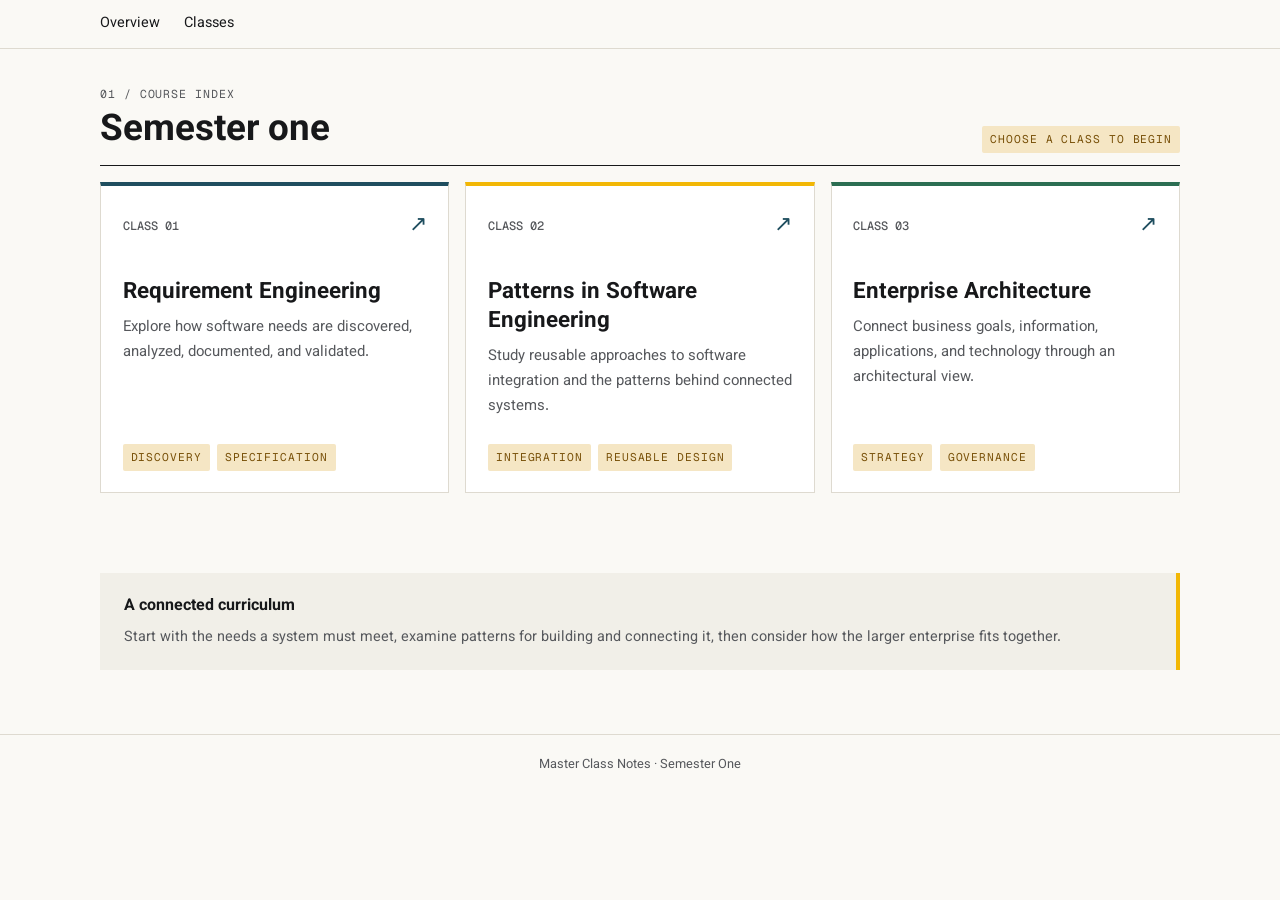
<file: index.html>
<!DOCTYPE html>
<html lang="en">
<head>
  <meta charset="UTF-8">
  <meta name="viewport" content="width=device-width, initial-scale=1.0">
  <meta name="theme-color" content="#faf9f5">
  <title>Master Class Notes — Semester One</title>
  <link rel="preconnect" href="https://fonts.googleapis.com">
  <link rel="preconnect" href="https://fonts.gstatic.com" crossorigin>
  <link href="https://fonts.googleapis.com/css2?family=Geist+Mono:wght@400;500;600&family=Vazirmatn:wght@400;500;600;700;800&display=swap" rel="stylesheet">
  <style>
    :root {
      color-scheme: light;
      --background: #faf9f5;
      --surface-container-low: #fff;
      --surface-container: #f1efe8;
      --surface-container-high: #e6e2d6;
      --on-surface: #17181a;
      --on-surface-variant: #56585c;
      --outline: #17181a;
      --outline-variant: #dedad0;
      --primary: #17181a;
      --on-primary: #faf9f5;
      --primary-container: #f2b705;
      --on-primary-container: #17181a;
      --secondary: #1f4e5f;
      --tertiary: #785008;
      --font-body: 'Vazirmatn', 'Helvetica Neue', sans-serif;
      --font-mono: 'Geist Mono', monospace;
      --section-rule: 1.5px solid var(--outline);
      --card-border: 1px solid var(--outline-variant);
      --rounded: .3rem;
    }
    *, *::before, *::after { box-sizing: border-box; }
    html { scroll-behavior: smooth; }
    body {
      margin: 0;
      background: var(--background);
      color: var(--on-surface);
      font-family: var(--font-body);
      line-height: 1.7;
    }
    a { color: inherit; }
    .toc-strip {
      position: sticky; top: 0; z-index: 2;
      display: flex; gap: 1.5rem; align-items: center;
      padding: .75rem max(1.25rem, calc((100vw - 1080px) / 2));
      background: rgb(250 249 245 / 94%);
      border-bottom: 1px solid var(--outline-variant);
      backdrop-filter: blur(12px);
      overflow-x: auto;
    }
    .toc-link { text-decoration: none; white-space: nowrap; font-size: .9rem; }
    .toc-link:hover { color: var(--secondary); text-decoration: underline; text-underline-offset: 4px; }
    main { width: min(1080px, calc(100% - 2.5rem)); margin: 0 auto; }
    .hero { padding: clamp(3.5rem, 9vw, 7rem) 0 3rem; }
    .eyebrow, .tag-chip, .dossier-pill, .section-index {
      font-family: var(--font-mono); text-transform: uppercase; letter-spacing: .08em;
    }
    .eyebrow { font-size: .75rem; color: var(--secondary); font-weight: 600; }
    h1 { max-width: 760px; margin: .65rem 0 1rem; font-size: clamp(2.5rem, 7vw, 5.5rem); line-height: 1.05; letter-spacing: -.055em; }
    .hero-copy { max-width: 620px; color: var(--on-surface-variant); font-size: 1.1rem; }
    .dossier-pill, .tag-chip { display: inline-flex; align-items: center; border-radius: 2px; font-size: .7rem; }
    .dossier-pill { padding: .35rem .55rem; background: var(--primary); color: var(--on-primary); }
    .tag-chip { padding: .25rem .5rem; background: #f5e6c4; color: var(--tertiary); }
    .overview { display: grid; grid-template-columns: repeat(3, 1fr); gap: .75rem; margin: 1.75rem 0 0; }
    .kpi-card { padding: 1rem 1.1rem; background: var(--surface-container); border-left: 3px solid var(--primary-container); }
    .kpi-value { font-family: var(--font-mono); font-size: 1.7rem; font-weight: 600; }
    .kpi-label { font-size: .8rem; color: var(--on-surface-variant); }
    .section-heading { display: flex; align-items: end; justify-content: space-between; gap: 1rem; margin: 2rem 0 1rem; padding-bottom: .75rem; border-bottom: var(--section-rule); }
    h2 { margin: 0; font-size: clamp(1.6rem, 4vw, 2.3rem); line-height: 1.2; }
    .section-index { font-size: .72rem; color: var(--on-surface-variant); }
    .class-grid { display: grid; grid-template-columns: repeat(3, 1fr); gap: 1rem; padding-bottom: 5rem; }
    .class-card { display: flex; flex-direction: column; min-height: 270px; padding: 1.35rem; background: var(--surface-container-low); border: var(--card-border); border-top: 4px solid var(--secondary); text-decoration: none; transition: transform 160ms ease, box-shadow 160ms ease; }
    .class-card:nth-child(2) { border-top-color: var(--primary-container); }
    .class-card:nth-child(3) { border-top-color: #2b6e52; }
    .class-card:hover, .class-card:focus-visible { transform: translateY(-4px); box-shadow: 0 10px 28px rgb(23 24 26 / 9%); outline: none; }
    .card-top { display: flex; justify-content: space-between; align-items: center; }
    .card-number { color: var(--on-surface-variant); font: 500 .75rem var(--font-mono); }
    .arrow { color: var(--secondary); font-size: 1.4rem; }
    .class-card h3 { margin: 2rem 0 .5rem; font-size: 1.4rem; line-height: 1.3; }
    .class-card p { margin: 0 0 1.5rem; color: var(--on-surface-variant); font-size: .93rem; }
    .card-footer { display: flex; gap: .45rem; flex-wrap: wrap; margin-top: auto; }
    .payload-box { margin: 0 0 4rem; padding: 1.25rem 1.5rem; background: var(--surface-container); border-right: 4px solid var(--primary-container); }
    .payload-box h3 { margin: 0 0 .35rem; font-size: 1rem; }
    .payload-box p { margin: 0; color: var(--on-surface-variant); font-size: .9rem; }
    footer { padding: 1.25rem; border-top: 1px solid var(--outline-variant); color: var(--on-surface-variant); text-align: center; font-size: .8rem; }
    @media (max-width: 760px) {
      .overview, .class-grid { grid-template-columns: 1fr; }
      .kpi-card { display: flex; align-items: baseline; gap: .8rem; }
      .class-card { min-height: 220px; }
      .toc-strip { gap: 1rem; }
    }
    @media (prefers-reduced-motion: reduce) { *, *::before, *::after { scroll-behavior: auto !important; transition: none !important; } }
  </style>
</head>
<body>
  <nav class="toc-strip" aria-label="Semester navigation">
    <a class="toc-link" href="#overview">Overview</a>
    <a class="toc-link" href="#classes">Classes</a>
  </nav>
  <main>
    <section id="classes" aria-labelledby="classes-title">
      <div class="section-heading">
        <div><span class="section-index">01 / COURSE INDEX</span><h2 id="classes-title">Semester one</h2></div>
        <span class="tag-chip">Choose a class to begin</span>
      </div>
      <div class="class-grid">
        <a class="class-card" href="semesters/01/Requirement%20Engineering/index.html">
          <div class="card-top"><span class="card-number">CLASS 01</span><span class="arrow" aria-hidden="true">↗</span></div>
          <h3>Requirement Engineering</h3>
          <p>Explore how software needs are discovered, analyzed, documented, and validated.</p>
          <div class="card-footer"><span class="tag-chip">Discovery</span><span class="tag-chip">Specification</span></div>
        </a>
        <a class="class-card" href="semesters/01/Patterns%20in%20Software%20Engineering/index.html">
          <div class="card-top"><span class="card-number">CLASS 02</span><span class="arrow" aria-hidden="true">↗</span></div>
          <h3>Patterns in Software Engineering</h3>
          <p>Study reusable approaches to software integration and the patterns behind connected systems.</p>
          <div class="card-footer"><span class="tag-chip">Integration</span><span class="tag-chip">Reusable design</span></div>
        </a>
        <a class="class-card" href="semesters/01/Enterprise%20Architecture/index.html">
          <div class="card-top"><span class="card-number">CLASS 03</span><span class="arrow" aria-hidden="true">↗</span></div>
          <h3>Enterprise Architecture</h3>
          <p>Connect business goals, information, applications, and technology through an architectural view.</p>
          <div class="card-footer"><span class="tag-chip">Strategy</span><span class="tag-chip">Governance</span></div>
        </a>
      </div>
    </section>

    <aside class="payload-box" id="study-note">
      <h3>A connected curriculum</h3>
      <p>Start with the needs a system must meet, examine patterns for building and connecting it, then consider how the larger enterprise fits together.</p>
    </aside>
  </main>
  <footer>Master Class Notes · Semester One</footer>
</body>
</html>
</file>
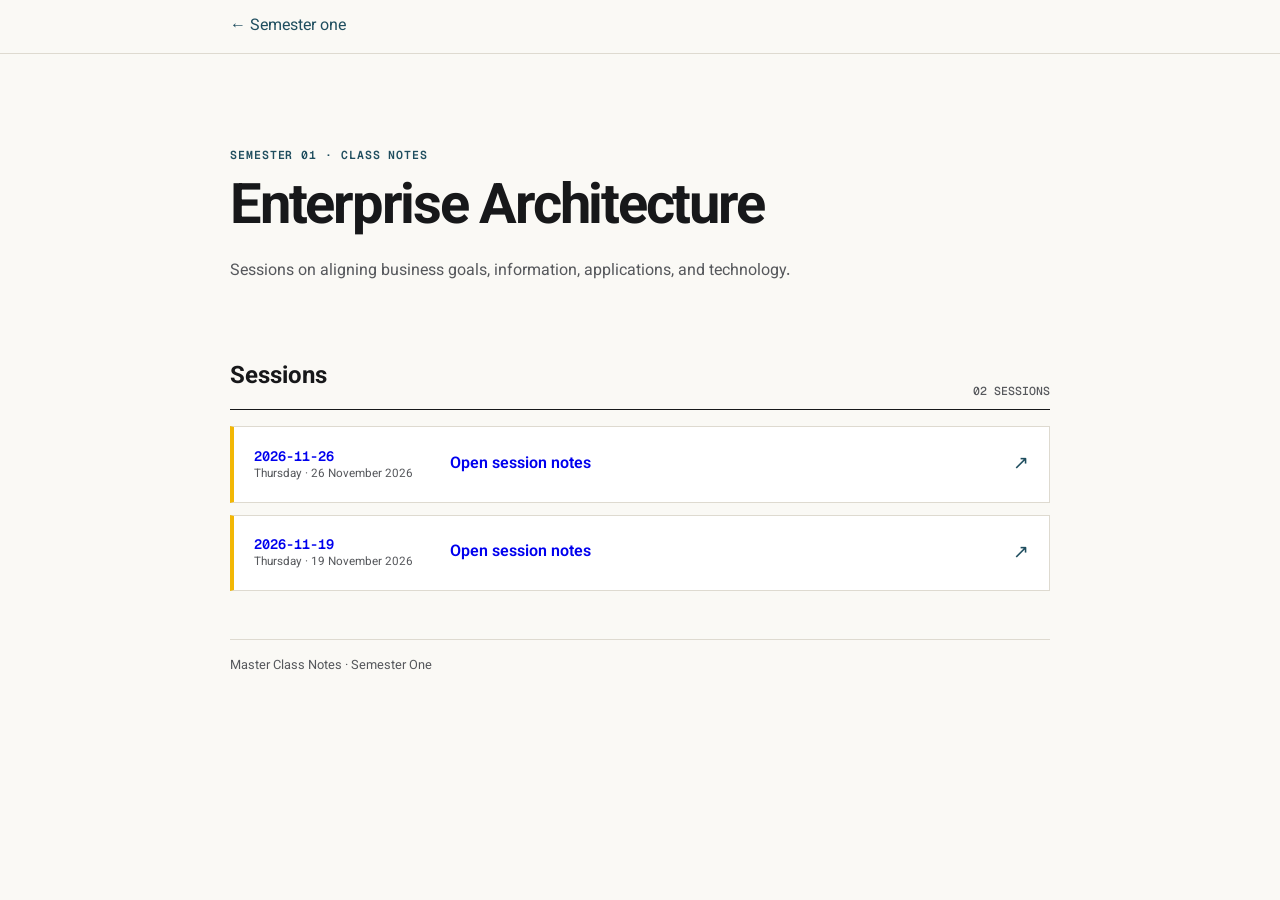
<file: semesters/01/Enterprise Architecture/index.html>
<!DOCTYPE html>
<html lang="en">
<head>
  <meta charset="UTF-8">
  <meta name="viewport" content="width=device-width, initial-scale=1.0">
  <meta name="theme-color" content="#faf9f5">
  <title>Enterprise Architecture — Sessions</title>
  <link rel="preconnect" href="https://fonts.googleapis.com">
  <link rel="preconnect" href="https://fonts.gstatic.com" crossorigin>
  <link href="https://fonts.googleapis.com/css2?family=Geist+Mono:wght@400;500;600&family=Vazirmatn:wght@400;500;600;700&display=swap" rel="stylesheet">
  <style>
    :root { color-scheme: light; --background:#faf9f5; --surface:#fff; --paper:#f1efe8; --ink:#17181a; --muted:#56585c; --line:#dedad0; --gold:#f2b705; --teal:#1f4e5f; --mono:'Geist Mono',monospace; --body:'Vazirmatn','Helvetica Neue',sans-serif; }
    * { box-sizing:border-box; }
    body { margin:0; background:var(--background); color:var(--ink); font-family:var(--body); line-height:1.7; }
    nav { padding:.8rem max(1.25rem,calc((100vw - 820px)/2)); border-bottom:1px solid var(--line); }
    nav a { color:var(--teal); text-decoration:none; }
    main { width:min(820px,calc(100% - 2.5rem)); margin:0 auto; }
    header { padding:clamp(3rem,8vw,5.5rem) 0 2rem; }
    .eyebrow { color:var(--teal); font:600 .72rem var(--mono); letter-spacing:.08em; text-transform:uppercase; }
    h1 { margin:.55rem 0 .5rem; font-size:clamp(2rem,6vw,3.5rem); line-height:1.15; letter-spacing:-.04em; }
    header p { max-width:620px; color:var(--muted); }
    .heading { display:flex; justify-content:space-between; align-items:end; gap:1rem; margin:1.5rem 0 1rem; padding-bottom:.7rem; border-bottom:1.5px solid var(--ink); }
    h2 { margin:0; font-size:1.5rem; }
    .count { color:var(--muted); font:500 .72rem var(--mono); }
    .session { display:grid; grid-template-columns:minmax(125px, .65fr) 2fr auto; align-items:center; gap:1.25rem; padding:1.2rem 1.25rem; background:var(--surface); border:1px solid var(--line); border-left:4px solid var(--gold); text-decoration:none; transition:transform 150ms ease,box-shadow 150ms ease; }
    .session + .session { margin-top:.75rem; }
    .session:hover,.session:focus-visible { transform:translateY(-2px); box-shadow:0 8px 22px rgb(23 24 26 / 8%); outline:none; }
    .date { font:600 .85rem var(--mono); }
    .day { display:block; color:var(--muted); font:400 .73rem var(--body); }
    .session-title { font-weight:600; }
    .open { color:var(--teal); font-size:1.2rem; }
    footer { margin-top:3rem; padding:1rem 0 2rem; border-top:1px solid var(--line); color:var(--muted); font-size:.8rem; }
    @media(max-width:560px) { .session { grid-template-columns:1fr auto; gap:.25rem 1rem; } .session-title { grid-column:1; grid-row:2; } .open { grid-column:2; grid-row:1 / span 2; } }
    @media(prefers-reduced-motion:reduce) { *,*::before,*::after { transition:none!important; } }
  </style>
</head>
<body>
  <nav><a href="../../../index.html">← Semester one</a></nav>
  <main>
    <header>
      <span class="eyebrow">Semester 01 · Class notes</span>
      <h1>Enterprise Architecture</h1>
      <p>Sessions on aligning business goals, information, applications, and technology.</p>
    </header>
    <section aria-labelledby="sessions-title">
      <div class="heading"><h2 id="sessions-title">Sessions</h2><span class="count">02 SESSIONS</span></div>
      <a class="session" href="2026-11-26.html">
        <span class="date">2026-11-26<span class="day">Thursday · 26 November 2026</span></span>
        <span class="session-title">Open session notes</span>
        <span class="open" aria-hidden="true">↗</span>
      </a>
      <a class="session" href="2026-11-19.html">
        <span class="date">2026-11-19<span class="day">Thursday · 19 November 2026</span></span>
        <span class="session-title">Open session notes</span>
        <span class="open" aria-hidden="true">↗</span>
      </a>
    </section>
    <footer>Master Class Notes · Semester One</footer>
  </main>
</body>
</html>
</file>
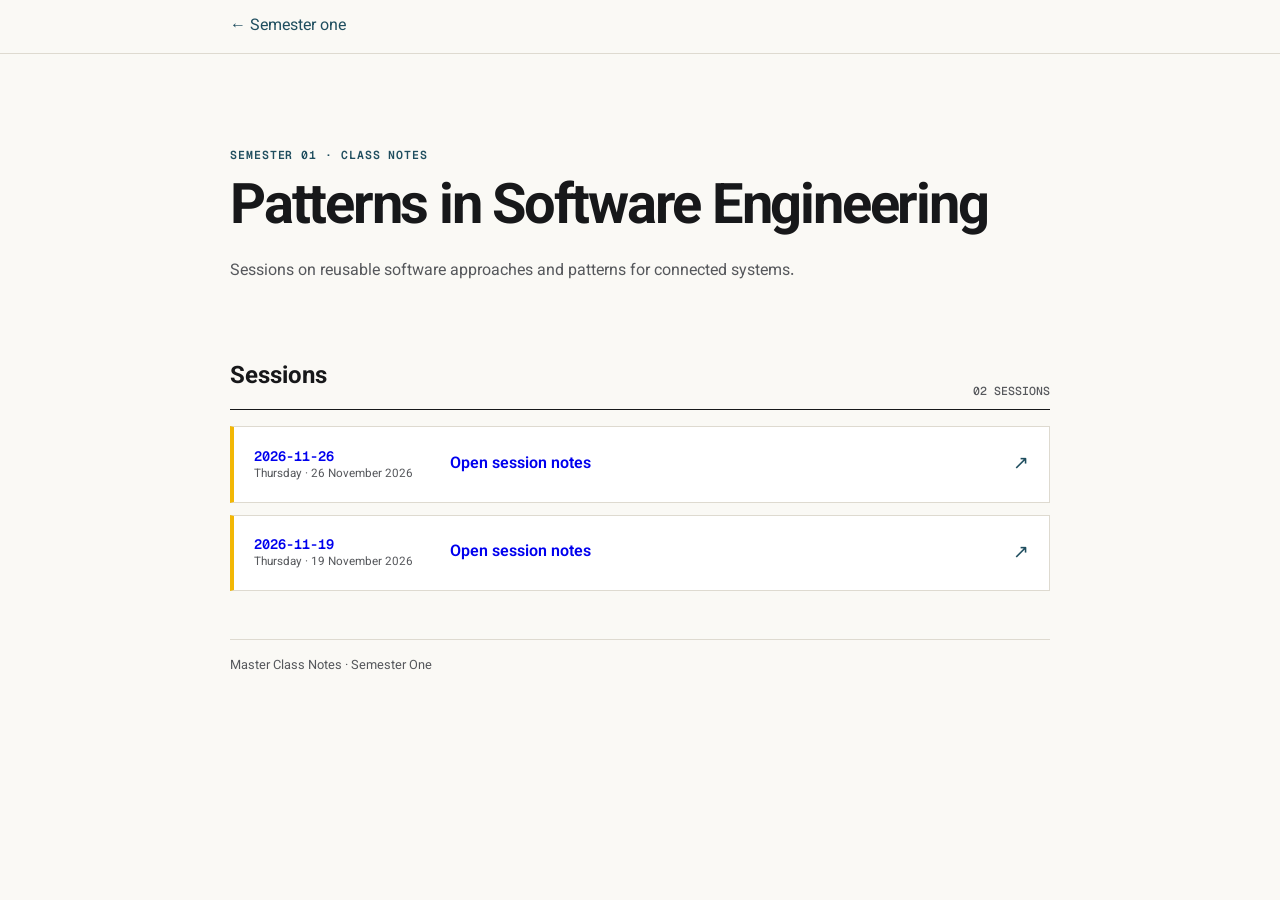
<file: semesters/01/Patterns in Software Engineering/index.html>
<!DOCTYPE html>
<html lang="en">
<head>
  <meta charset="UTF-8">
  <meta name="viewport" content="width=device-width, initial-scale=1.0">
  <meta name="theme-color" content="#faf9f5">
  <title>Patterns in Software Engineering — Sessions</title>
  <link rel="preconnect" href="https://fonts.googleapis.com">
  <link rel="preconnect" href="https://fonts.gstatic.com" crossorigin>
  <link href="https://fonts.googleapis.com/css2?family=Geist+Mono:wght@400;500;600&family=Vazirmatn:wght@400;500;600;700&display=swap" rel="stylesheet">
  <style>
    :root { color-scheme: light; --background:#faf9f5; --surface:#fff; --paper:#f1efe8; --ink:#17181a; --muted:#56585c; --line:#dedad0; --gold:#f2b705; --teal:#1f4e5f; --mono:'Geist Mono',monospace; --body:'Vazirmatn','Helvetica Neue',sans-serif; }
    * { box-sizing:border-box; }
    body { margin:0; background:var(--background); color:var(--ink); font-family:var(--body); line-height:1.7; }
    nav { padding:.8rem max(1.25rem,calc((100vw - 820px)/2)); border-bottom:1px solid var(--line); }
    nav a { color:var(--teal); text-decoration:none; }
    main { width:min(820px,calc(100% - 2.5rem)); margin:0 auto; }
    header { padding:clamp(3rem,8vw,5.5rem) 0 2rem; }
    .eyebrow { color:var(--teal); font:600 .72rem var(--mono); letter-spacing:.08em; text-transform:uppercase; }
    h1 { margin:.55rem 0 .5rem; font-size:clamp(2rem,6vw,3.5rem); line-height:1.15; letter-spacing:-.04em; }
    header p { max-width:620px; color:var(--muted); }
    .heading { display:flex; justify-content:space-between; align-items:end; gap:1rem; margin:1.5rem 0 1rem; padding-bottom:.7rem; border-bottom:1.5px solid var(--ink); }
    h2 { margin:0; font-size:1.5rem; }
    .count { color:var(--muted); font:500 .72rem var(--mono); }
    .session { display:grid; grid-template-columns:minmax(125px, .65fr) 2fr auto; align-items:center; gap:1.25rem; padding:1.2rem 1.25rem; background:var(--surface); border:1px solid var(--line); border-left:4px solid var(--gold); text-decoration:none; transition:transform 150ms ease,box-shadow 150ms ease; }
    .session + .session { margin-top:.75rem; }
    .session:hover,.session:focus-visible { transform:translateY(-2px); box-shadow:0 8px 22px rgb(23 24 26 / 8%); outline:none; }
    .date { font:600 .85rem var(--mono); }
    .day { display:block; color:var(--muted); font:400 .73rem var(--body); }
    .session-title { font-weight:600; }
    .open { color:var(--teal); font-size:1.2rem; }
    footer { margin-top:3rem; padding:1rem 0 2rem; border-top:1px solid var(--line); color:var(--muted); font-size:.8rem; }
    @media(max-width:560px) { .session { grid-template-columns:1fr auto; gap:.25rem 1rem; } .session-title { grid-column:1; grid-row:2; } .open { grid-column:2; grid-row:1 / span 2; } }
    @media(prefers-reduced-motion:reduce) { *,*::before,*::after { transition:none!important; } }
  </style>
</head>
<body>
  <nav><a href="../../../index.html">← Semester one</a></nav>
  <main>
    <header>
      <span class="eyebrow">Semester 01 · Class notes</span>
      <h1>Patterns in Software Engineering</h1>
      <p>Sessions on reusable software approaches and patterns for connected systems.</p>
    </header>
    <section aria-labelledby="sessions-title">
      <div class="heading"><h2 id="sessions-title">Sessions</h2><span class="count">02 SESSIONS</span></div>
      <a class="session" href="2026-11-26.html">
        <span class="date">2026-11-26<span class="day">Thursday · 26 November 2026</span></span>
        <span class="session-title">Open session notes</span>
        <span class="open" aria-hidden="true">↗</span>
      </a>
      <a class="session" href="2026-11-19.html">
        <span class="date">2026-11-19<span class="day">Thursday · 19 November 2026</span></span>
        <span class="session-title">Open session notes</span>
        <span class="open" aria-hidden="true">↗</span>
      </a>
    </section>
    <footer>Master Class Notes · Semester One</footer>
  </main>
</body>
</html>
</file>
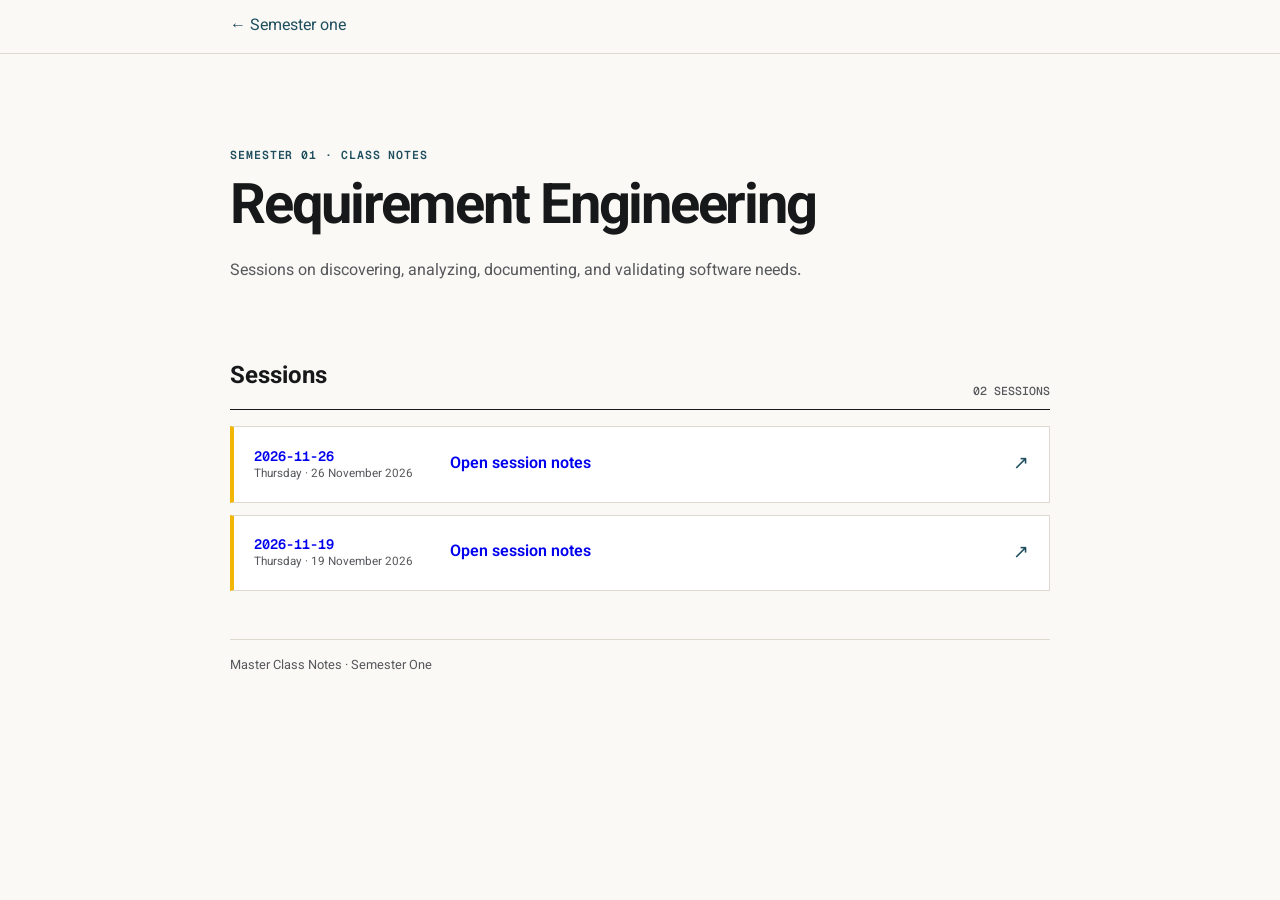
<file: semesters/01/Requirement Engineering/index.html>
<!DOCTYPE html>
<html lang="en">
<head>
  <meta charset="UTF-8">
  <meta name="viewport" content="width=device-width, initial-scale=1.0">
  <meta name="theme-color" content="#faf9f5">
  <title>Requirement Engineering — Sessions</title>
  <link rel="preconnect" href="https://fonts.googleapis.com">
  <link rel="preconnect" href="https://fonts.gstatic.com" crossorigin>
  <link href="https://fonts.googleapis.com/css2?family=Geist+Mono:wght@400;500;600&family=Vazirmatn:wght@400;500;600;700&display=swap" rel="stylesheet">
  <style>
    :root { color-scheme: light; --background:#faf9f5; --surface:#fff; --paper:#f1efe8; --ink:#17181a; --muted:#56585c; --line:#dedad0; --gold:#f2b705; --teal:#1f4e5f; --mono:'Geist Mono',monospace; --body:'Vazirmatn','Helvetica Neue',sans-serif; }
    * { box-sizing:border-box; }
    body { margin:0; background:var(--background); color:var(--ink); font-family:var(--body); line-height:1.7; }
    nav { padding:.8rem max(1.25rem,calc((100vw - 820px)/2)); border-bottom:1px solid var(--line); }
    nav a { color:var(--teal); text-decoration:none; }
    main { width:min(820px,calc(100% - 2.5rem)); margin:0 auto; }
    header { padding:clamp(3rem,8vw,5.5rem) 0 2rem; }
    .eyebrow { color:var(--teal); font:600 .72rem var(--mono); letter-spacing:.08em; text-transform:uppercase; }
    h1 { margin:.55rem 0 .5rem; font-size:clamp(2rem,6vw,3.5rem); line-height:1.15; letter-spacing:-.04em; }
    header p { max-width:620px; color:var(--muted); }
    .heading { display:flex; justify-content:space-between; align-items:end; gap:1rem; margin:1.5rem 0 1rem; padding-bottom:.7rem; border-bottom:1.5px solid var(--ink); }
    h2 { margin:0; font-size:1.5rem; }
    .count { color:var(--muted); font:500 .72rem var(--mono); }
    .session { display:grid; grid-template-columns:minmax(125px, .65fr) 2fr auto; align-items:center; gap:1.25rem; padding:1.2rem 1.25rem; background:var(--surface); border:1px solid var(--line); border-left:4px solid var(--gold); text-decoration:none; transition:transform 150ms ease,box-shadow 150ms ease; }
    .session + .session { margin-top:.75rem; }
    .session:hover,.session:focus-visible { transform:translateY(-2px); box-shadow:0 8px 22px rgb(23 24 26 / 8%); outline:none; }
    .date { font:600 .85rem var(--mono); }
    .day { display:block; color:var(--muted); font:400 .73rem var(--body); }
    .session-title { font-weight:600; }
    .open { color:var(--teal); font-size:1.2rem; }
    footer { margin-top:3rem; padding:1rem 0 2rem; border-top:1px solid var(--line); color:var(--muted); font-size:.8rem; }
    @media(max-width:560px) { .session { grid-template-columns:1fr auto; gap:.25rem 1rem; } .session-title { grid-column:1; grid-row:2; } .open { grid-column:2; grid-row:1 / span 2; } }
    @media(prefers-reduced-motion:reduce) { *,*::before,*::after { transition:none!important; } }
  </style>
</head>
<body>
  <nav><a href="../../../index.html">← Semester one</a></nav>
  <main>
    <header>
      <span class="eyebrow">Semester 01 · Class notes</span>
      <h1>Requirement Engineering</h1>
      <p>Sessions on discovering, analyzing, documenting, and validating software needs.</p>
    </header>
    <section aria-labelledby="sessions-title">
      <div class="heading"><h2 id="sessions-title">Sessions</h2><span class="count">02 SESSIONS</span></div>
      <a class="session" href="2026-11-26.html">
        <span class="date">2026-11-26<span class="day">Thursday · 26 November 2026</span></span>
        <span class="session-title">Open session notes</span>
        <span class="open" aria-hidden="true">↗</span>
      </a>
      <a class="session" href="2026-11-19.html">
        <span class="date">2026-11-19<span class="day">Thursday · 19 November 2026</span></span>
        <span class="session-title">Open session notes</span>
        <span class="open" aria-hidden="true">↗</span>
      </a>
    </section>
    <footer>Master Class Notes · Semester One</footer>
  </main>
</body>
</html>
</file>
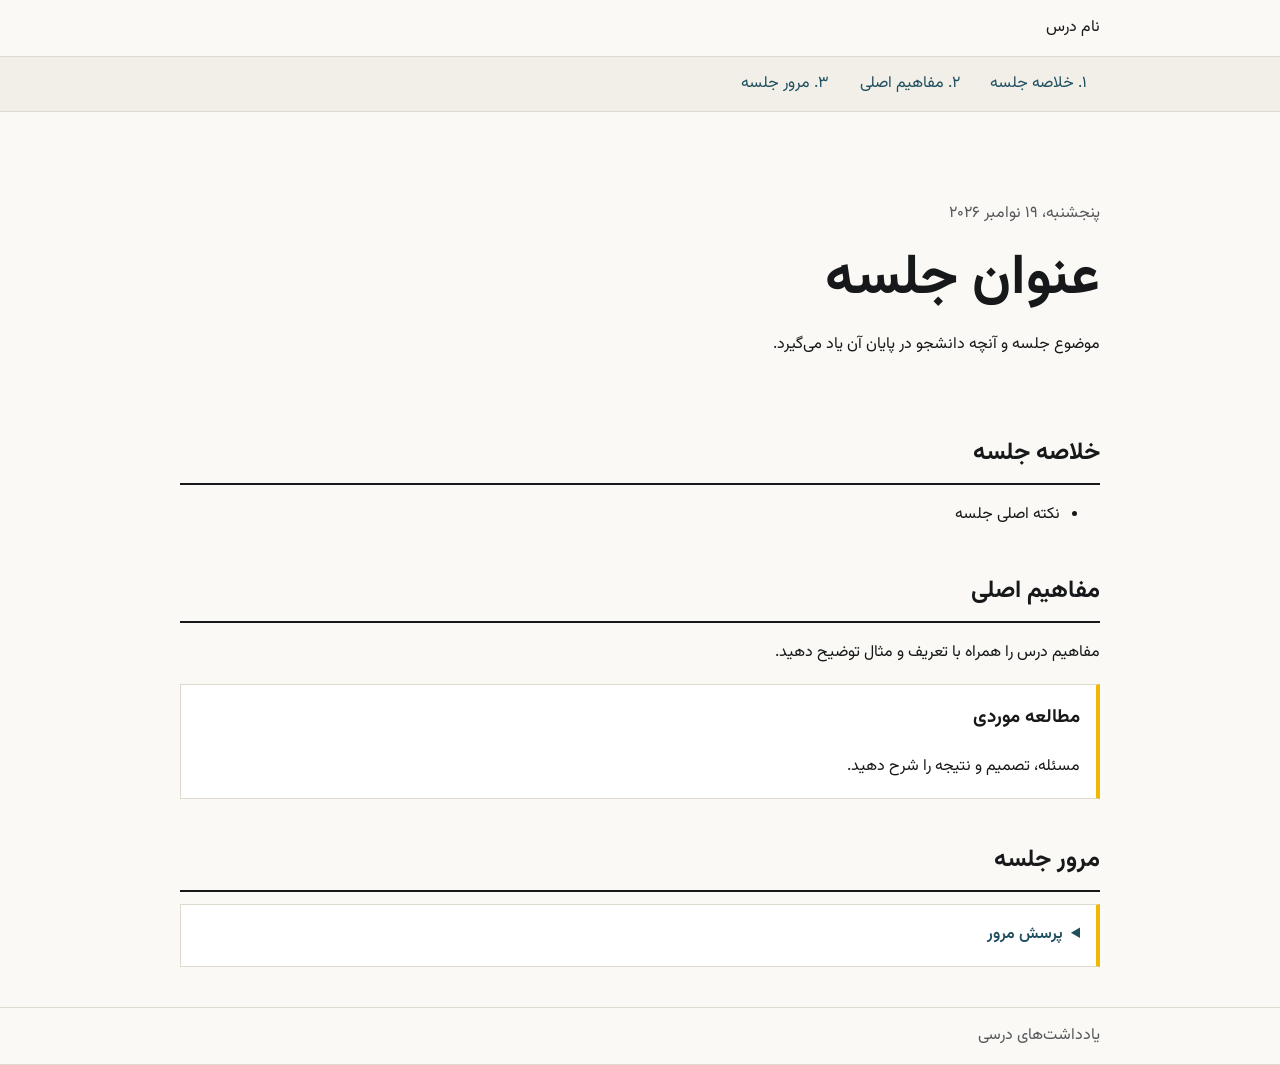
<file: session-note-template.html>
<!doctype html>
<html lang="fa" dir="rtl">
<head>
  <meta charset="utf-8">
  <meta name="viewport" content="width=device-width, initial-scale=1">
  <meta name="theme-color" content="#faf9f5">
  <title>عنوان جلسه — نام درس</title>
  <link rel="stylesheet" href="https://fonts.googleapis.com/css2?family=Vazirmatn:wght@400;500;600;700;800&display=swap">
  <style>
    :root {
      color-scheme: light;
      --background: #faf9f5;
      --surface: #fff;
      --paper: #f1efe8;
      --ink: #17181a;
      --muted: #56585c;
      --line: #dedad0;
      --gold: #f2b705;
      --teal: #1f4e5f;
    }
    * { box-sizing: border-box; }
    body {
      margin: 0;
      background: var(--background);
      color: var(--ink);
      font: 1rem/1.8 Vazirmatn, Tahoma, sans-serif;
    }
    .container { width: min(920px, calc(100% - 2rem)); margin-inline: auto; }
    .masthead, footer { padding-block: .85rem; border-block-end: 1px solid var(--line); }
    a { color: var(--teal); }
    a:focus-visible, summary:focus-visible { outline: 2px solid var(--teal); outline-offset: 3px; }
    .toc {
      position: sticky;
      inset-block-start: 0;
      z-index: 1;
      background: var(--paper);
      border-block-end: 1px solid var(--line);
    }
    .toc ol {
      display: flex;
      gap: 1rem;
      margin-block: 0;
      padding: .65rem .35rem;
      overflow-x: auto;
      list-style: none;
    }
    .toc li { flex: none; }
    .toc a { display: block; padding: .15rem .45rem; text-decoration: none; }
    .toc a:hover, .toc a[aria-current="location"] { background: var(--gold); color: var(--ink); }
    header { padding-block: clamp(2rem, 7vw, 4.5rem) 1rem; }
    .metadata { color: var(--muted); }
    h1 { margin-block: .25rem .75rem; font-size: clamp(2rem, 6vw, 3.5rem); line-height: 1.25; }
    h2 { margin-block: 0 .75rem; padding-block-end: .5rem; border-block-end: 2px solid var(--ink); }
    main section { margin-block: 2.5rem; scroll-margin-block-start: 5rem; }
    .card {
      background: var(--surface);
      border: 1px solid var(--line);
      border-inline-start: 4px solid var(--gold);
      padding: 1rem;
    }
    .card h3 { margin-block-start: 0; }
    .card p:last-child { margin-block-end: 0; }
    summary { cursor: pointer; font-weight: 600; color: var(--teal); }
    footer { border-block-start: 1px solid var(--line); color: var(--muted); }
  </style>
</head>
<body>
  <!-- Copy into the class folder as YYYY-MM-DD.html. Then uncomment the class index link.
       Set the title, class name, visible date and ISO datetime. Add the note to the class index.
       Keep one h2 and a unique id per top-level section. The contents follow those headings.
       The case study and review blocks are optional. -->
  <div class="masthead">
    <div class="container">
      <!-- <a href="index.html">فهرست جلسات</a> · -->
      نام درس
    </div>
  </div>
  <nav class="toc" aria-label="فهرست مطالب" hidden>
    <ol class="container"></ol>
  </nav>
  <main class="container">
    <header>
      <p class="metadata"><time datetime="2026-11-19">پنجشنبه، ۱۹ نوامبر ۲۰۲۶</time></p>
      <h1>عنوان جلسه</h1>
      <p>موضوع جلسه و آنچه دانشجو در پایان آن یاد می‌گیرد.</p>
    </header>
    <section id="overview">
      <h2>خلاصه جلسه</h2>
      <ul>
        <li>نکته اصلی جلسه</li>
      </ul>
    </section>
    <section id="concepts">
      <h2>مفاهیم اصلی</h2>
      <p>مفاهیم درس را همراه با تعریف و مثال توضیح دهید.</p>
      <aside class="card">
        <h3>مطالعه موردی</h3>
        <p>مسئله، تصمیم و نتیجه را شرح دهید.</p>
      </aside>
    </section>
    <section id="review">
      <h2>مرور جلسه</h2>
      <details class="card">
        <summary>پرسش مرور</summary>
        <p>پاسخ و دلیل آن را بنویسید.</p>
      </details>
    </section>
  </main>
  <footer><div class="container">یادداشت‌های درسی</div></footer>
  <script>
    const contents = document.querySelector('.toc');
    const list = contents.querySelector('ol');
    const sections = document.querySelectorAll('main > section[id]');
    const numbering = new Intl.NumberFormat(document.documentElement.lang);
    const links = new Map();

    for (const section of sections) {
      const heading = section.querySelector('h2');
      if (!heading) continue;

      const item = document.createElement('li');
      const link = document.createElement('a');
      link.href = '#' + encodeURIComponent(section.id);
      link.textContent = numbering.format(links.size + 1) + '. ' + heading.textContent.trim();
      item.append(link);
      list.append(item);
      links.set(section, link);
    }

    if (links.size) {
      contents.hidden = false;

      const highlightCurrentSection = () => {
        const threshold = contents.getBoundingClientRect().bottom + 24;
        let current = null;
        for (const section of links.keys()) {
          if (section.getBoundingClientRect().top <= threshold) current = section;
        }

        for (const [section, link] of links) {
          if (section === current) link.setAttribute('aria-current', 'location');
          else link.removeAttribute('aria-current');
        }
      };

      window.addEventListener('scroll', highlightCurrentSection, { passive: true });
      window.addEventListener('resize', highlightCurrentSection);
      highlightCurrentSection();
    }
  </script>
</body>
</html>
</file>
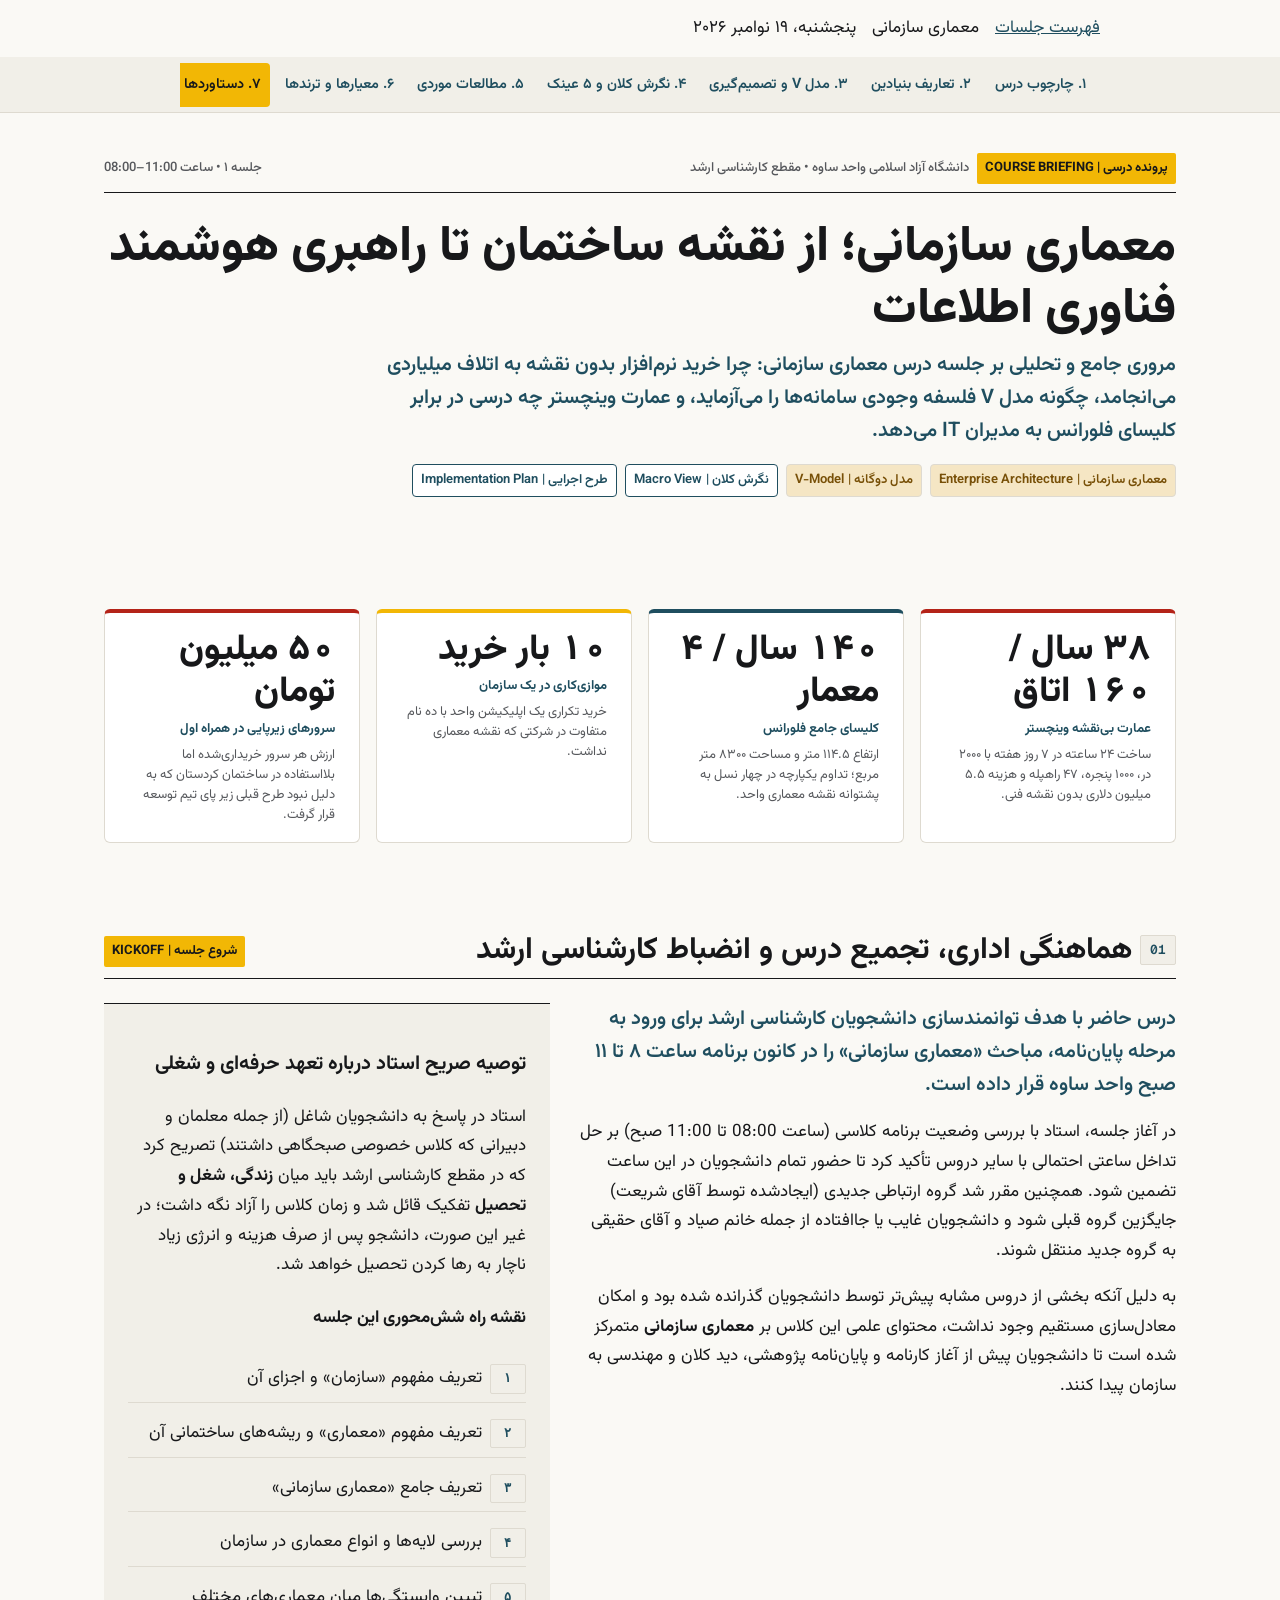
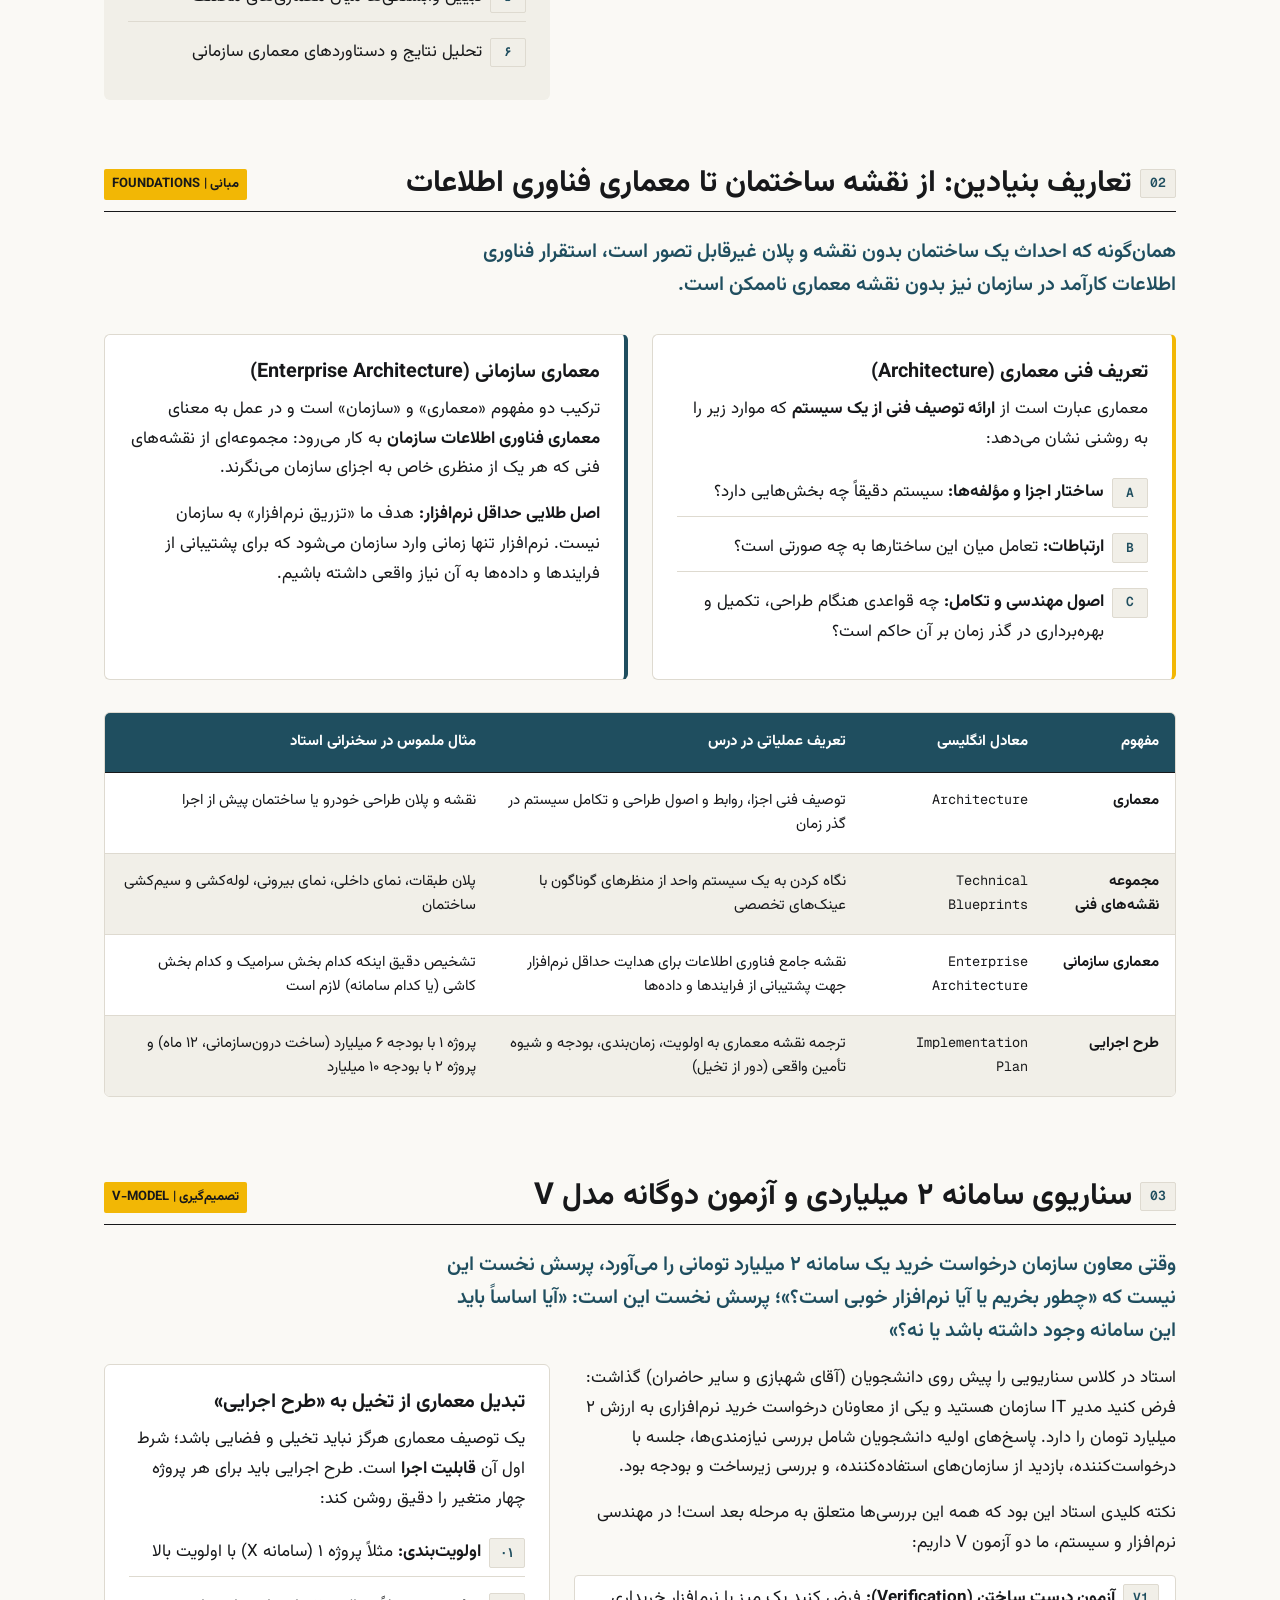
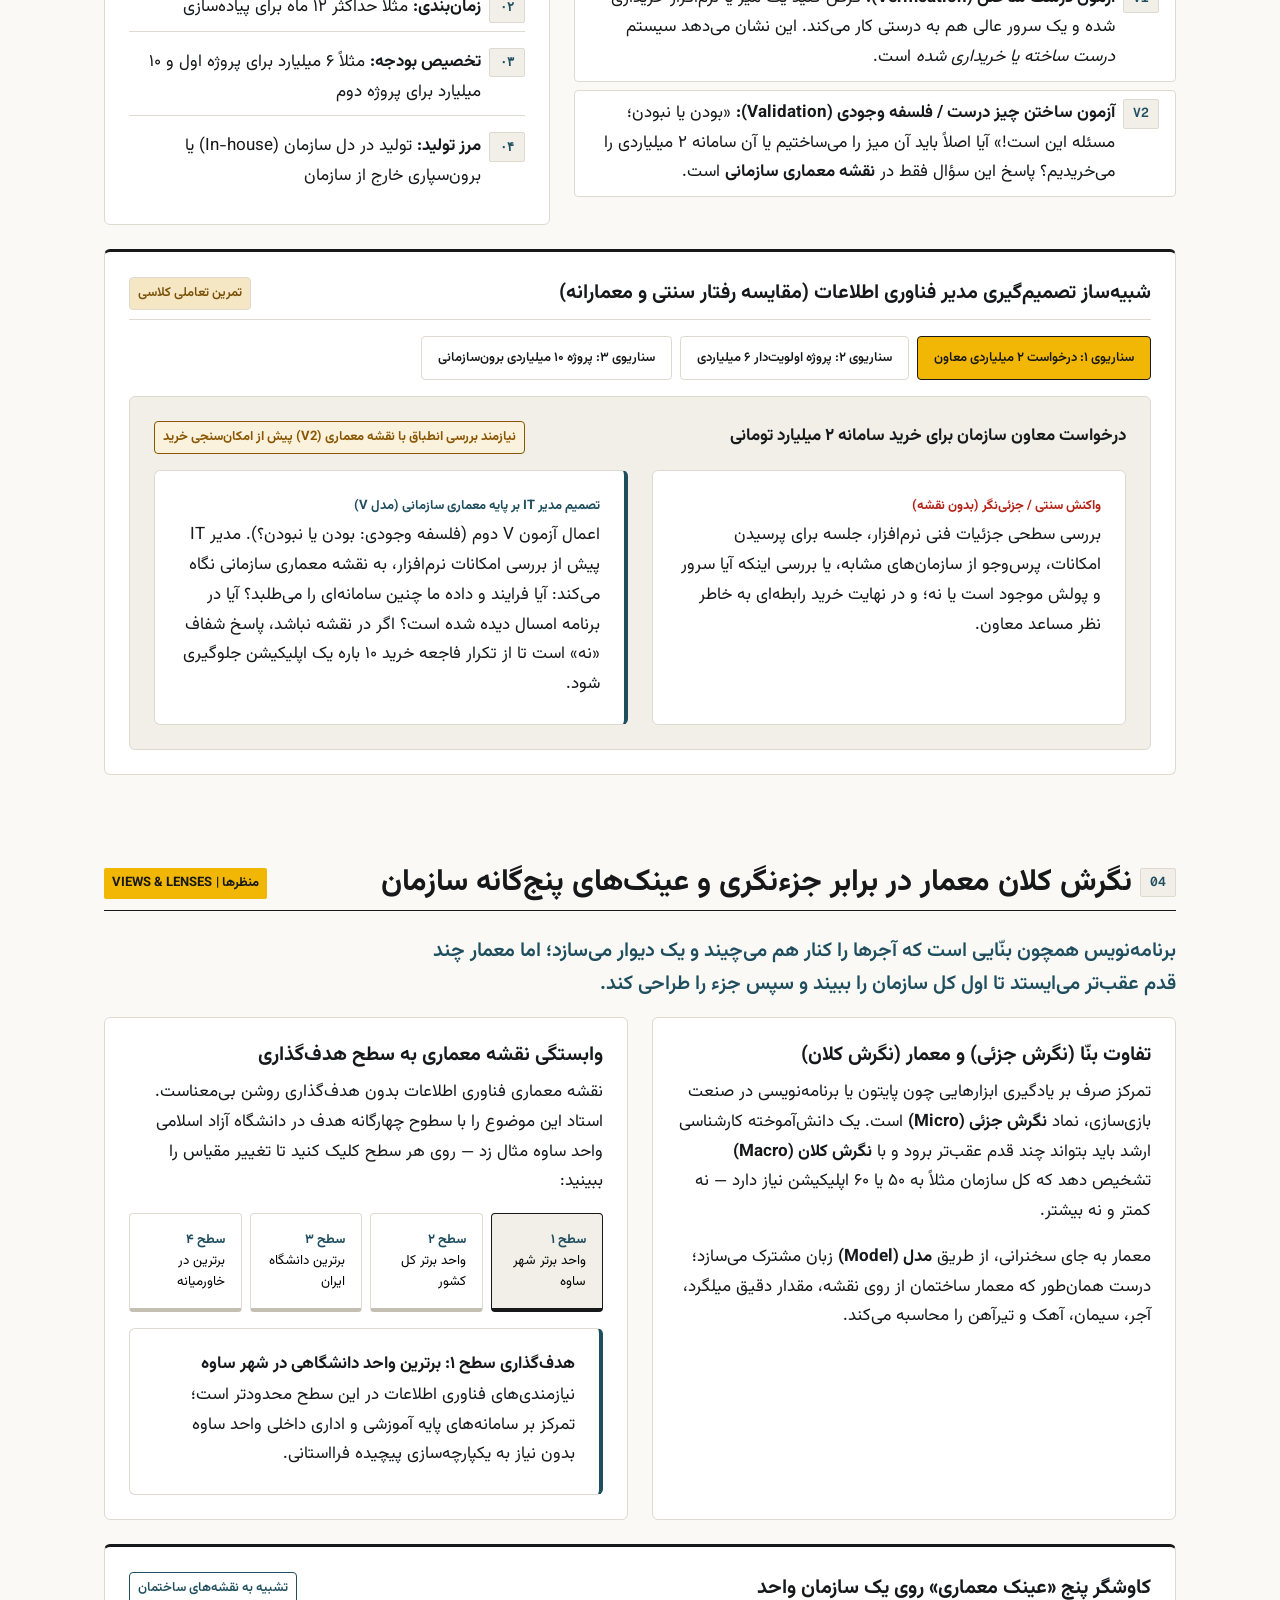
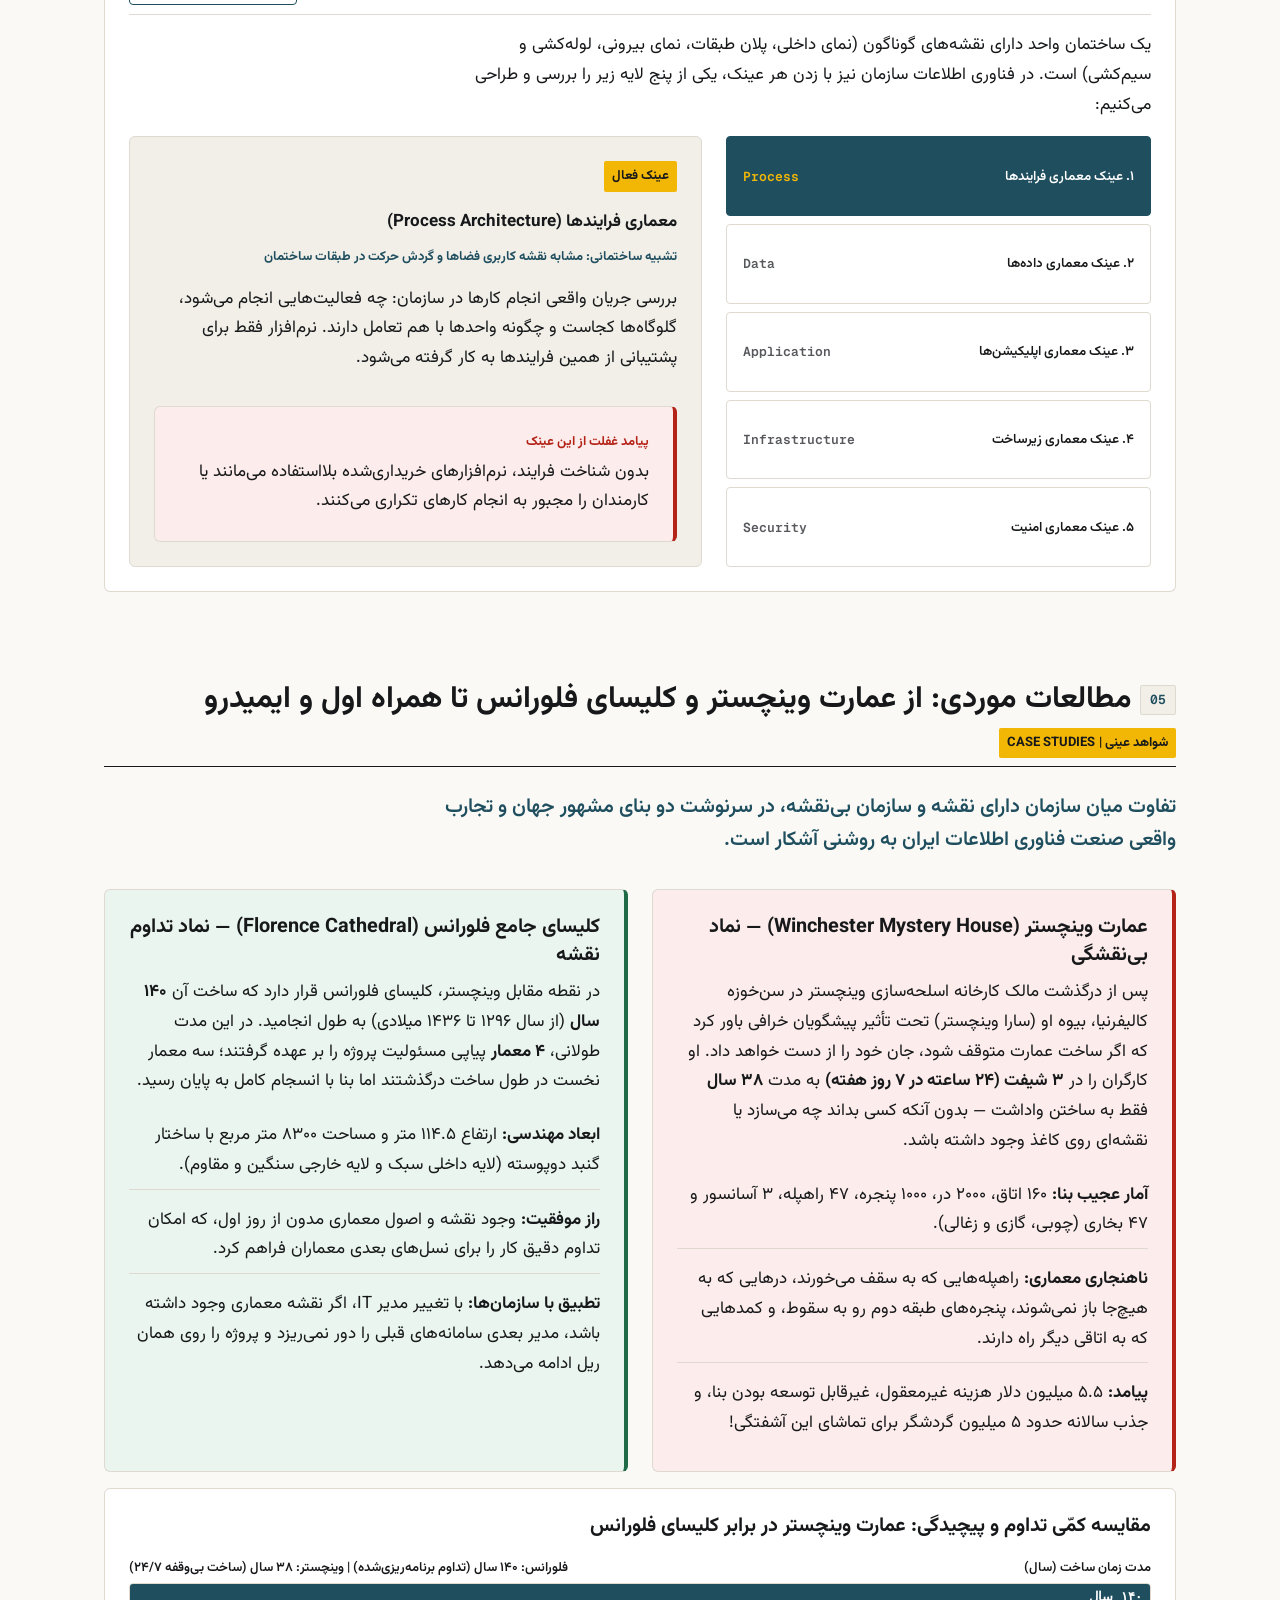
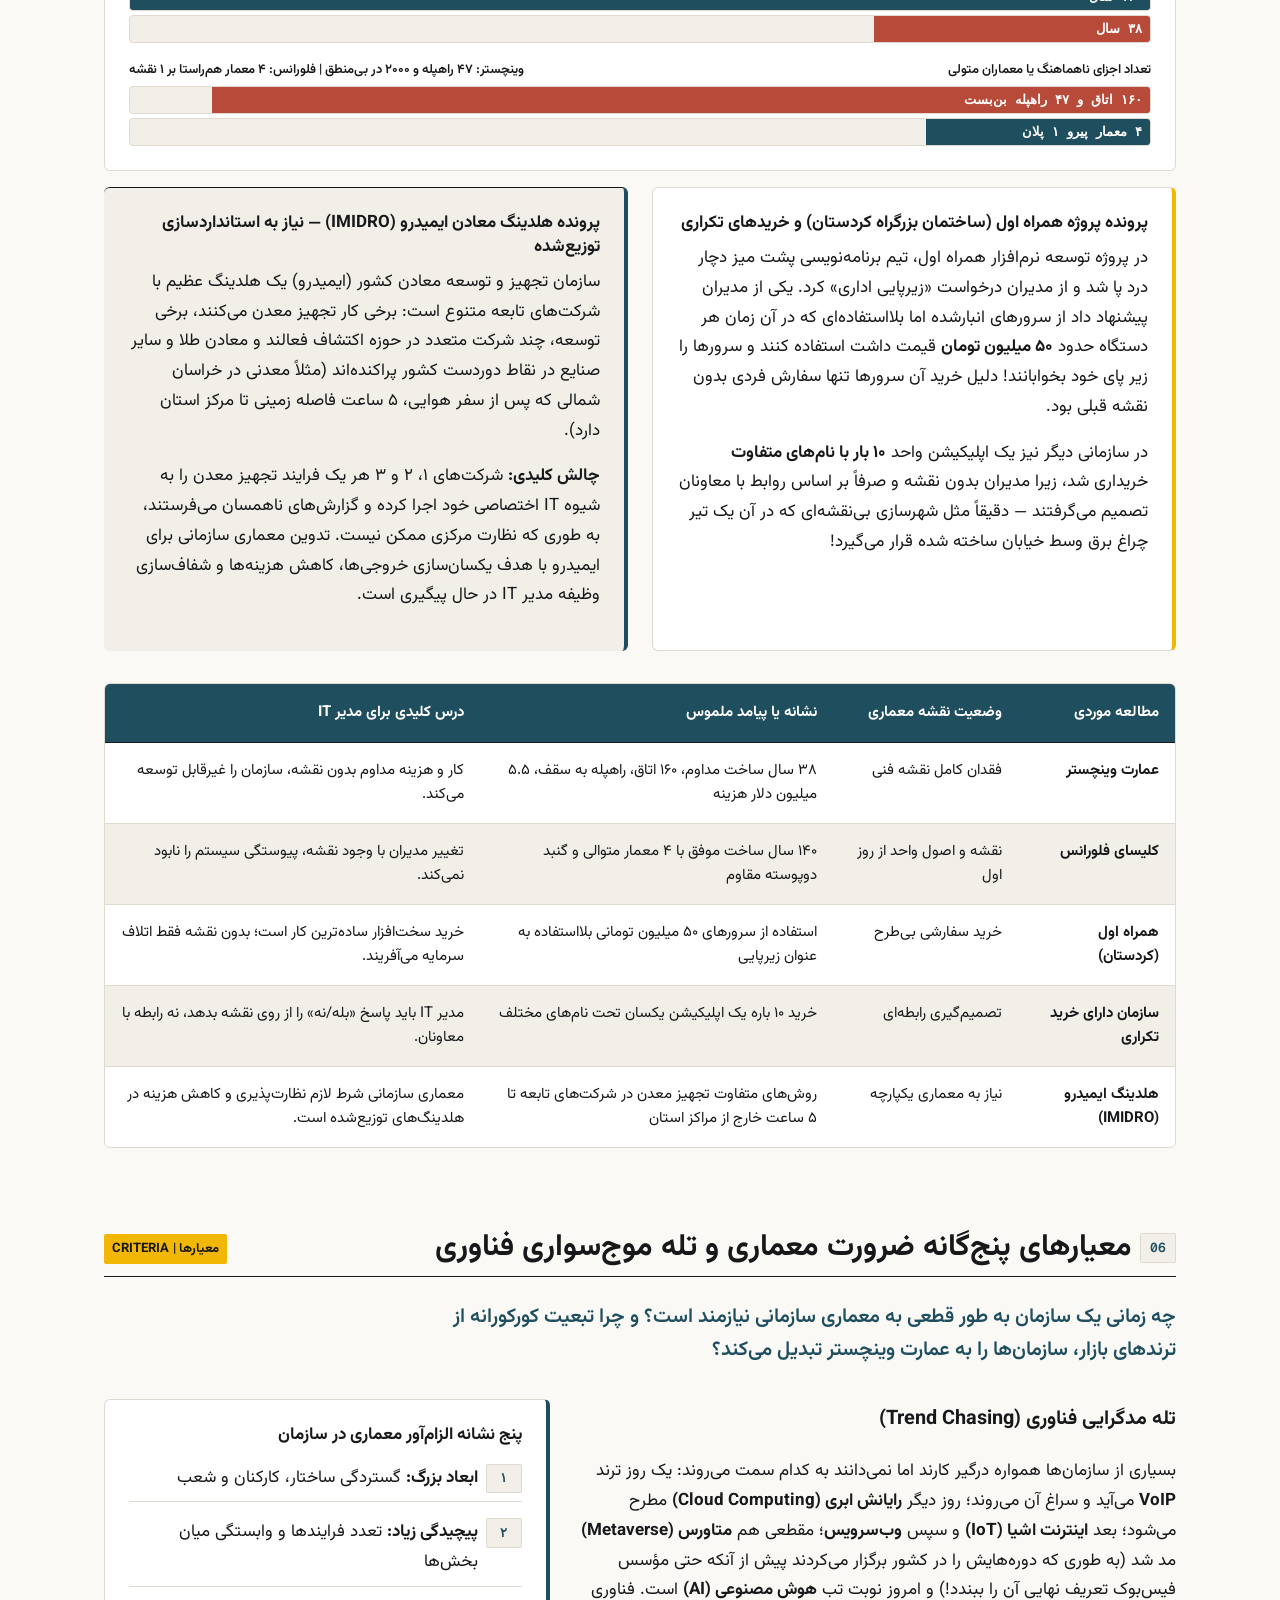
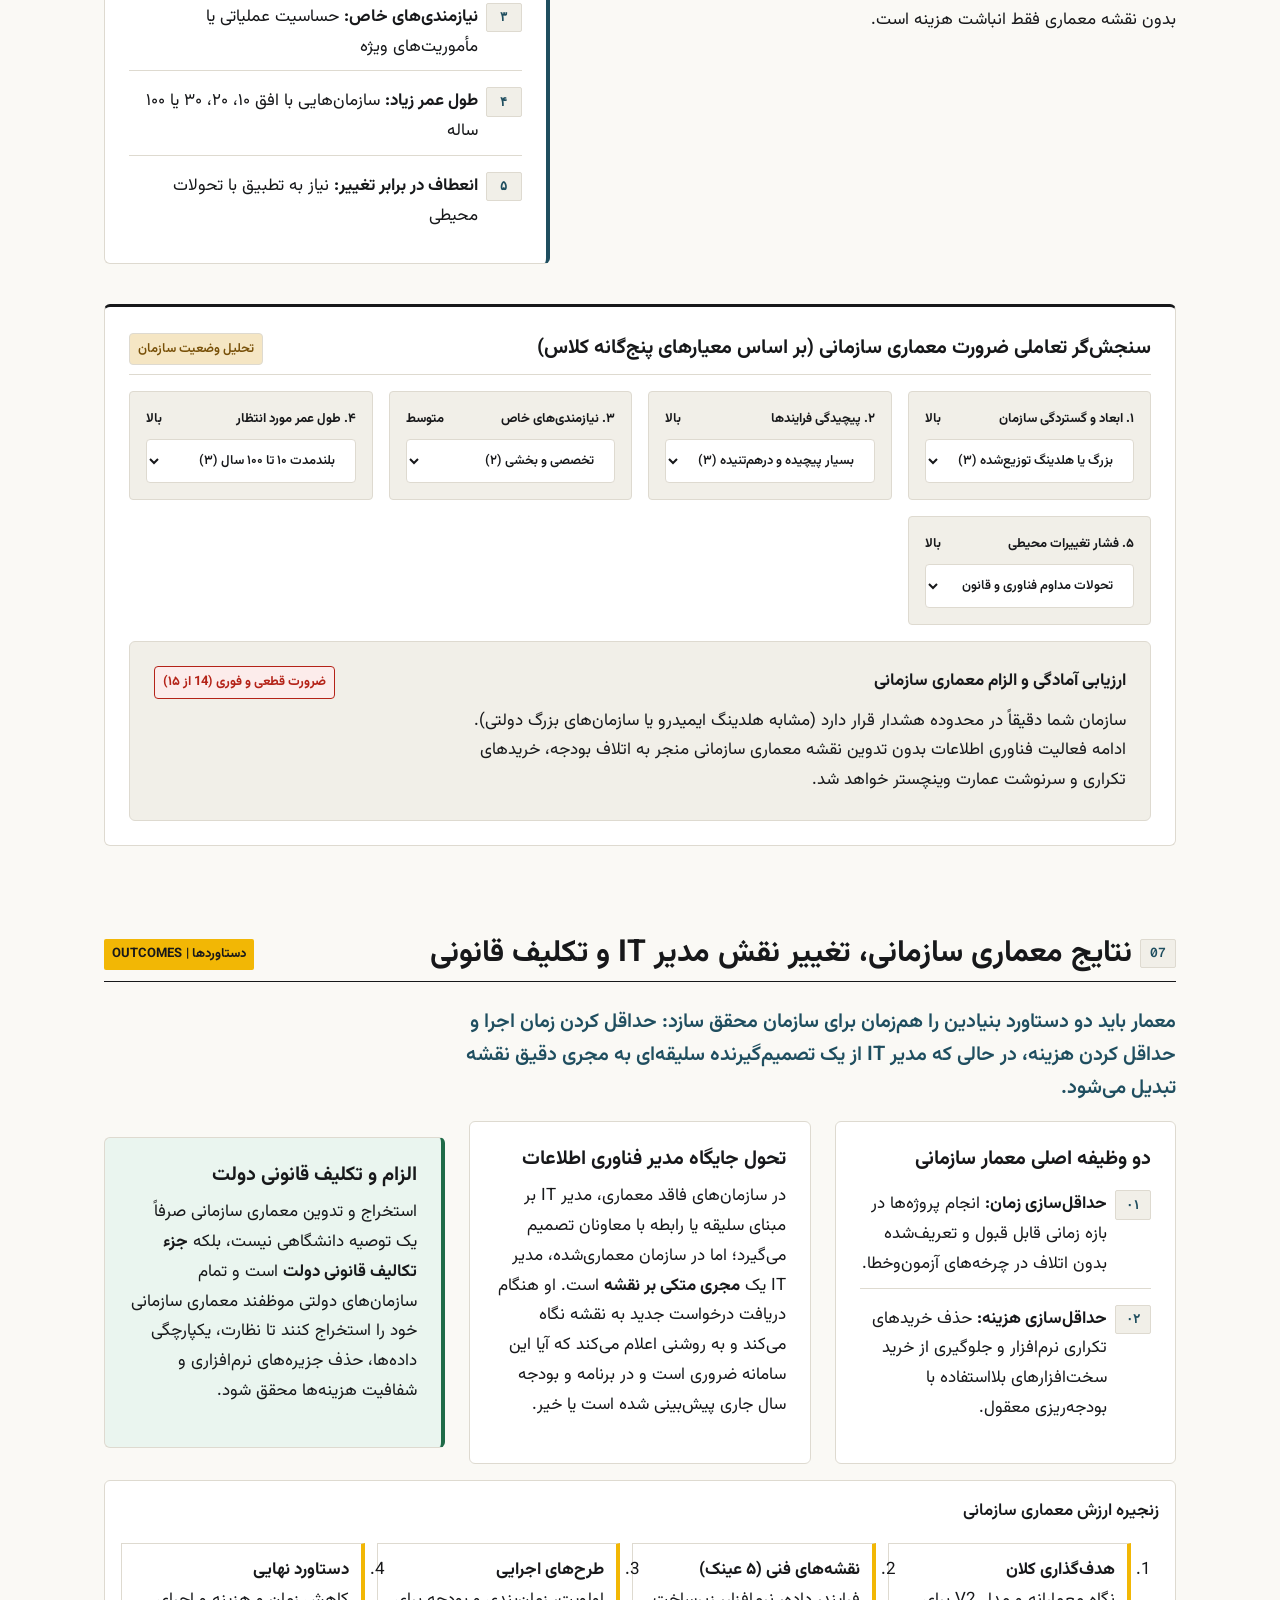
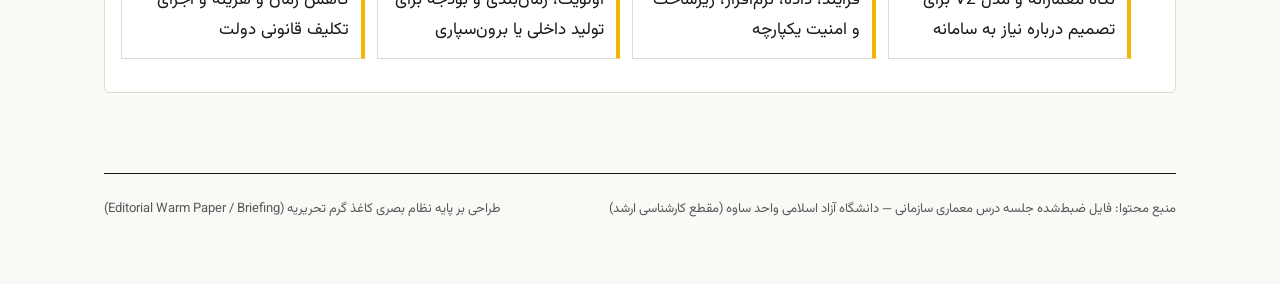
<file: semesters/01/Enterprise Architecture/2026-11-19.html>
<!DOCTYPE html>
<html lang="fa" dir="rtl">
<head>
  <meta charset="UTF-8">
  <meta name="viewport" content="width=device-width, initial-scale=1.0">
  <meta name="artifact-type" content="narrative">
  <meta name="design-style" content="briefing">
  <title>معماری سازمانی؛ از نقشه ساختمان تا راهبری فناوری اطلاعات — جلسه ۱، دانشگاه آزاد واحد ساوه</title>
  <link rel="preconnect" href="https://fonts.googleapis.com">
  <link rel="preconnect" href="https://fonts.gstatic.com" crossorigin>
  <link href="https://fonts.googleapis.com/css2?family=Vazirmatn:wght@400;500;600;700;800&family=Source+Serif+4:ital,opsz,wght@0,8..60,400;0,8..60,600;0,8..60,700&family=Plus+Jakarta+Sans:wght@400;500;600;700&family=Geist+Mono:wght@400;500;600&display=swap" rel="stylesheet">
  <style>
    :root {
      color-scheme: light;

      /* 1. Briefing / Editorial Warm Paper Palette */
      --background: #faf9f5;
      --surface-container-low: #ffffff;
      --surface-container: #f1efe8;
      --surface-container-high: #e6e2d6;

      /* Ink & Typography */
      --on-surface: #17181a;
      --on-surface-variant: #56585c;

      /* Borders & Rules */
      --outline: #17181a;
      --outline-variant: #dedad0;

      /* Accents */
      --primary: #17181a;
      --on-primary: #faf9f5;
      --primary-container: #f2b705;
      --on-primary-container: #17181a;
      --secondary: #1f4e5f;
      --on-secondary: #ffffff;
      --tertiary: #785008;
      --tag-bg: #f5e6c4;

      /* Semantic UI States */
      --positive: #1f6b48;
      --positive-bg: #eaf5ef;
      --warning: #8a5600;
      --warning-bg: #fbf2de;
      --error: #b42318;
      --error-bg: #fceceb;
      --on-error: #ffffff;

      /* Data Series Visualization */
      --data-1: #1f4e5f;
      --data-2: #d99000;
      --data-3: #2b6e52;
      --data-4: #b84a39;
      --data-context: #c4bfb2;

      /* Fonts (Non-Latin RTL priority + Latin fallback) */
      --font-headline: 'Vazirmatn', 'Source Serif 4', serif;
      --font-body: 'Vazirmatn', 'Plus Jakarta Sans', sans-serif;
      --font-label: 'Vazirmatn', 'Geist Mono', monospace;
      --font-mono-ltr: 'Geist Mono', monospace;

      /* Shape & Rules */
      --rounded: 0.25rem;
      --rounded-lg: 0.375rem;
      --badge-radius: 2px;
      --section-rule: 1.5px solid var(--outline);
      --card-border: 1px solid var(--outline-variant);
      --accent-border-gold: 4px solid var(--primary-container);
      --accent-border-teal: 4px solid var(--secondary);
      --accent-border-error: 4px solid var(--error);
      --accent-border-positive: 4px solid var(--positive);
      --focus: var(--secondary);
      --focus-ring: 0 0 0 3px var(--primary-container);
      --shadow-subtle: 0 2px 10px var(--surface-container-high);

      /* Type Scale (Narrative) */
      --display-size: clamp(1.95rem, 1.35rem + 2.4vw, 3.1rem);
      --headline-size: clamp(1.375rem, 1.15rem + 1.1vw, 1.9rem);
      --subhead-size: clamp(1.0625rem, 1rem + 0.35vw, 1.25rem);
      --body-size: clamp(1rem, 0.96rem + 0.2vw, 1.0625rem);
      --label-size: clamp(0.75rem, 0.72rem + 0.12vw, 0.8125rem);
      --kpi-size: clamp(1.65rem, 1.35rem + 1.1vw, 2.25rem);

      /* Spacing Scale */
      --space-2xs: 0.125rem;
      --space-xs: 0.25rem;
      --space-sm: 0.5rem;
      --space-md: 1rem;
      --space-lg: 1.5rem;
      --space-xl: 2.5rem;
      --space-2xl: 4rem;

      /* Motion */
      --ease-out: cubic-bezier(0.16, 1, 0.3, 1);
      --ease-in-out: cubic-bezier(0.65, 0, 0.35, 1);
      --dur-micro: 120ms;
      --dur-short: 220ms;
      --dur-long: 420ms;
    }

    /* Base Reset */
    *, *::before, *::after {
      box-sizing: border-box;
    }

    html {
      scroll-behavior: smooth;
      overflow-x: clip;
    }

    body {
      margin: 0;
      padding: 0;
      overflow-x: clip;
      background-color: var(--background);
      color: var(--on-surface);
      font-family: var(--font-body);
      font-size: var(--body-size);
      line-height: 1.75;
      -webkit-font-smoothing: antialiased;
    }

    header {
      position: static !important;
    }

    button, input, select, textarea {
      font-family: inherit;
    }

    :focus-visible {
      outline: 2px solid var(--focus);
      outline-offset: 2px;
      box-shadow: var(--focus-ring);
    }

    /* Editorial Container */
    .editorial-shell {
      max-width: 1120px;
      margin: 0 auto;
      padding: var(--space-lg);
    }

    .editorial-shell * {
      min-width: 0;
    }

    /* Dossier Header */
    .dossier-header {
      padding-top: var(--space-md);
      padding-bottom: var(--space-lg);
    }

    .dossier-bar {
      display: flex;
      flex-wrap: wrap;
      align-items: center;
      justify-content: space-between;
      gap: var(--space-sm);
      border-bottom: var(--section-rule);
      padding-bottom: var(--space-sm);
      margin-bottom: var(--space-lg);
    }

    .dossier-bar-start {
      display: flex;
      flex-wrap: wrap;
      align-items: center;
      gap: var(--space-sm);
    }

    .dossier-pill {
      display: inline-flex;
      align-items: center;
      gap: var(--space-xs);
      background-color: var(--primary-container);
      color: var(--on-primary-container);
      font-family: var(--font-label);
      font-weight: 700;
      font-size: var(--label-size);
      padding: var(--space-xs) var(--space-sm);
      border-radius: var(--badge-radius);
      letter-spacing: 0;
      text-transform: none;
    }

    .dossier-meta {
      font-family: var(--font-label);
      font-size: var(--label-size);
      font-weight: 500;
      color: var(--on-surface-variant);
      letter-spacing: 0;
    }

    .title {
      font-family: var(--font-headline);
      font-size: var(--display-size);
      font-weight: 800;
      line-height: 1.25;
      color: var(--on-surface);
      margin: 0 0 var(--space-sm) 0;
      letter-spacing: 0;
    }

    .standfirst {
      font-family: var(--font-body);
      font-size: var(--subhead-size);
      font-weight: 600;
      line-height: 1.65;
      color: var(--secondary);
      max-width: 72ch;
      margin: 0 0 var(--space-md) 0;
    }

    .tag-row {
      display: flex;
      flex-wrap: wrap;
      gap: var(--space-sm);
      align-items: center;
    }

    .tag-chip {
      display: inline-flex;
      align-items: center;
      gap: var(--space-xs);
      background-color: var(--tag-bg);
      color: var(--tertiary);
      font-family: var(--font-label);
      font-size: var(--label-size);
      font-weight: 600;
      padding: var(--space-xs) var(--space-sm);
      border-radius: var(--rounded);
      border: 1px solid var(--outline-variant);
      letter-spacing: 0;
    }

    .tag-chip--teal {
      background-color: var(--surface-container-low);
      color: var(--secondary);
      border-color: var(--secondary);
    }

    /* Sticky Top TOC Navigation Strip */


    .toc-link {
      display: inline-flex;
      align-items: center;
      gap: var(--space-xs);
      min-height: 44px;
      padding: var(--space-xs) var(--space-md);
      border-radius: var(--rounded);
      color: var(--on-surface-variant);
      text-decoration: none;
      font-size: var(--label-size);
      font-weight: 600;
      white-space: nowrap;
      transition: background-color var(--dur-micro) var(--ease-out), color var(--dur-micro) var(--ease-out);
    }

    .toc-link:hover {
      background-color: var(--surface-container);
      color: var(--on-surface);
    }

    .toc-link.is-active {
      background-color: var(--primary);
      color: var(--on-primary);
    }

    .toc-num {
      font-family: var(--font-mono-ltr);
      font-size: var(--label-size);
      opacity: 0.8;
      direction: ltr;
    }

    /* Main Grid & Sections */
    .page-grid {
      display: grid;
      grid-template-columns: minmax(0, 1fr);
      gap: var(--space-2xl);
      padding-top: var(--space-xl);
      padding-bottom: var(--space-2xl);
    }

    .narrative-section {
      scroll-margin-top: 76px;
    }

    .section-head {
      display: flex;
      flex-wrap: wrap;
      align-items: baseline;
      justify-content: space-between;
      gap: var(--space-sm);
      border-bottom: var(--section-rule);
      padding-bottom: var(--space-sm);
      margin-bottom: var(--space-lg);
    }

    .section-head-main {
      display: flex;
      align-items: center;
      gap: var(--space-sm);
      flex-wrap: wrap;
    }

    .index-num {
      display: inline-flex;
      align-items: center;
      justify-content: center;
      min-width: 2.25rem;
      height: 1.85rem;
      padding: 0 var(--space-xs);
      background-color: var(--surface-container);
      border: var(--card-border);
      border-radius: var(--badge-radius);
      font-family: var(--font-mono-ltr);
      font-size: var(--label-size);
      font-weight: 600;
      color: var(--secondary);
      direction: ltr;
    }

    .section-title {
      font-family: var(--font-headline);
      font-size: var(--headline-size);
      font-weight: 700;
      line-height: 1.3;
      color: var(--on-surface);
      margin: 0;
    }

    .section-lead {
      font-size: var(--subhead-size);
      color: var(--secondary);
      font-weight: 600;
      margin: 0 0 var(--space-md) 0;
      max-width: 68ch;
      line-height: 1.65;
    }

    .prose {
      max-width: 68ch;
      margin: 0 0 var(--space-md) 0;
      color: var(--on-surface);
    }

    /* KPI Summary Grid */
    .kpi-grid {
      display: grid;
      grid-template-columns: repeat(auto-fit, minmax(min(230px, 100%), 1fr));
      gap: var(--space-md);
      margin-bottom: var(--space-lg);
    }

    .kpi-card {
      background-color: var(--surface-container-low);
      border: var(--card-border);
      border-top: var(--accent-border-teal);
      border-radius: var(--rounded-lg);
      padding: var(--space-md) var(--space-lg);
      display: flex;
      flex-direction: column;
      gap: var(--space-xs);
    }

    .kpi-card--gold {
      border-top: var(--accent-border-gold);
    }

    .kpi-card--alert {
      border-top: var(--accent-border-error);
    }

    .kpi-value {
      font-family: var(--font-headline);
      font-size: var(--kpi-size);
      font-weight: 800;
      line-height: 1.2;
      color: var(--on-surface);
      font-variant-numeric: tabular-nums;
    }

    .kpi-label {
      font-size: var(--label-size);
      font-weight: 700;
      color: var(--secondary);
    }

    .kpi-note {
      font-size: var(--label-size);
      color: var(--on-surface-variant);
      line-height: 1.55;
      margin: 0;
    }

    /* Cards & Grids */
    .split-grid {
      display: grid;
      grid-template-columns: minmax(0, 1.35fr) minmax(0, 1fr);
      gap: var(--space-lg);
      align-items: start;
    }

    .even-grid {
      display: grid;
      grid-template-columns: repeat(auto-fit, minmax(min(280px, 100%), 1fr));
      gap: var(--space-lg);
    }

    .figure-card {
      background-color: var(--surface-container-low);
      border: var(--card-border);
      border-radius: var(--rounded-lg);
      padding: var(--space-lg);
    }

    .figure-card h3,
    .payload-box h3,
    .payload-box h4,
    .deep-dive h3,
    .deep-dive h4 {
      margin-top: 0;
      margin-bottom: var(--space-sm);
      font-family: var(--font-headline);
      font-weight: 700;
      color: var(--on-surface);
      line-height: 1.4;
    }

    /* Callout & Payload Boxes */
    .payload-box {
      background-color: var(--surface-container-low);
      border: var(--card-border);
      border-inline-start: var(--accent-border-gold);
      border-radius: var(--rounded-lg);
      padding: var(--space-lg);
      margin: var(--space-md) 0;
    }

    .payload-box--teal {
      border-inline-start: var(--accent-border-teal);
    }

    .payload-box--error {
      border-inline-start: var(--accent-border-error);
      background-color: var(--error-bg);
    }

    .payload-box--positive {
      border-inline-start: var(--accent-border-positive);
      background-color: var(--positive-bg);
    }

    .deep-dive {
      background-color: var(--surface-container);
      border-top: var(--section-rule);
      border-inline-start: var(--accent-border-teal);
      border-radius: var(--rounded-lg);
      padding: var(--space-lg);
      margin: var(--space-md) 0;
    }

    .aside-box {
      background-color: var(--surface-container);
      border-top: var(--section-rule);
      padding: var(--space-lg);
      border-radius: 0 0 var(--rounded-lg) var(--rounded-lg);
    }

    /* Structured Lists */
    .dossier-list {
      list-style: none;
      padding: 0;
      margin: 0;
      display: grid;
      gap: var(--space-sm);
    }

    .dossier-list li {
      display: grid;
      grid-template-columns: auto minmax(0, 1fr);
      gap: var(--space-sm);
      align-items: start;
      padding: var(--space-sm) var(--space-md);
      background-color: var(--surface-container-low);
      border: var(--card-border);
      border-radius: var(--rounded);
    }

    .dossier-list-plain li {
      background-color: transparent;
      border: none;
      border-bottom: 1px solid var(--outline-variant);
      border-radius: 0;
      padding: var(--space-sm) 0;
    }

    .dossier-list-plain li:last-child {
      border-bottom: none;
    }

    /* Tables */
    .table-wrap {
      overflow-x: auto;
      background-color: var(--surface-container-low);
      border: var(--card-border);
      border-radius: var(--rounded-lg);
      margin: var(--space-md) 0;
    }

    .matrix-table {
      width: 100%;
      border-collapse: collapse;
      text-align: right;
      font-size: 0.9375rem;
    }

    .matrix-table thead th {
      background-color: var(--secondary);
      color: var(--on-secondary);
      font-weight: 700;
      padding: var(--space-md);
      border-bottom: var(--section-rule);
      white-space: nowrap;
    }

    .matrix-table tbody tr:nth-child(even) {
      background-color: var(--surface-container);
    }

    .matrix-table tbody td {
      padding: var(--space-md);
      border-bottom: 1px solid var(--outline-variant);
      vertical-align: top;
      line-height: 1.6;
    }

    .matrix-table tbody tr:last-child td {
      border-bottom: none;
    }

    /* Interactive Modules */
    .interactive-panel {
      background-color: var(--surface-container-low);
      border: var(--card-border);
      border-top: 3px solid var(--primary);
      border-radius: var(--rounded-lg);
      padding: var(--space-lg);
      margin: var(--space-lg) 0;
    }

    .panel-header {
      display: flex;
      flex-wrap: wrap;
      align-items: center;
      justify-content: space-between;
      gap: var(--space-sm);
      margin-bottom: var(--space-md);
      padding-bottom: var(--space-sm);
      border-bottom: 1px solid var(--outline-variant);
    }

    .panel-title {
      margin: 0;
      font-family: var(--font-headline);
      font-size: var(--subhead-size);
      font-weight: 700;
      color: var(--on-surface);
    }

    .btn-row {
      display: flex;
      flex-wrap: wrap;
      gap: var(--space-sm);
    }

    .btn-tab {
      min-height: 44px;
      padding: var(--space-sm) var(--space-md);
      border-radius: var(--rounded);
      border: 1px solid var(--outline-variant);
      background-color: var(--surface-container-low);
      color: var(--on-surface);
      font-size: var(--label-size);
      font-weight: 600;
      cursor: pointer;
      transition: background-color var(--dur-micro) var(--ease-out), color var(--dur-micro) var(--ease-out), border-color var(--dur-micro) var(--ease-out);
    }

    .btn-tab:hover {
      background-color: var(--surface-container);
      border-color: var(--secondary);
    }

    .btn-tab.is-selected {
      background-color: var(--primary);
      color: var(--on-primary);
      border-color: var(--primary);
    }

    .btn-tab--gold.is-selected {
      background-color: var(--primary-container);
      color: var(--on-primary-container);
      border-color: var(--outline);
    }

    .sim-output {
      background-color: var(--surface-container);
      border-radius: var(--rounded-lg);
      padding: var(--space-lg);
      margin-top: var(--space-md);
      border: var(--card-border);
    }

    .status-badge {
      display: inline-flex;
      align-items: center;
      padding: var(--space-xs) var(--space-sm);
      border-radius: var(--rounded);
      font-size: var(--label-size);
      font-weight: 700;
    }

    .status-badge--positive {
      background-color: var(--positive-bg);
      color: var(--positive);
      border: 1px solid var(--positive);
    }

    .status-badge--warning {
      background-color: var(--warning-bg);
      color: var(--warning);
      border: 1px solid var(--warning);
    }

    .status-badge--error {
      background-color: var(--error-bg);
      color: var(--error);
      border: 1px solid var(--error);
    }

    /* Lens Explorer */
    .lens-layout {
      display: grid;
      grid-template-columns: minmax(0, 1fr) minmax(0, 1.35fr);
      gap: var(--space-lg);
      align-items: stretch;
    }

    .lens-buttons {
      display: grid;
      gap: var(--space-sm);
    }

    .lens-btn {
      display: flex;
      align-items: center;
      justify-content: space-between;
      gap: var(--space-sm);
      min-height: 48px;
      padding: var(--space-sm) var(--space-md);
      text-align: right;
      border-radius: var(--rounded);
      border: 1px solid var(--outline-variant);
      background-color: var(--surface-container-low);
      color: var(--on-surface);
      font-weight: 600;
      cursor: pointer;
      transition: background-color var(--dur-micro) var(--ease-out), border-color var(--dur-micro) var(--ease-out);
    }

    .lens-btn:hover {
      background-color: var(--surface-container);
    }

    .lens-btn.is-selected {
      background-color: var(--secondary);
      color: var(--on-secondary);
      border-color: var(--secondary);
    }

    .lens-btn.is-selected .lens-sub {
      color: var(--primary-container);
    }

    .lens-sub {
      font-family: var(--font-mono-ltr);
      font-size: var(--label-size);
      color: var(--on-surface-variant);
      direction: ltr;
    }

    .lens-stage {
      background-color: var(--surface-container);
      border: var(--card-border);
      border-radius: var(--rounded-lg);
      padding: var(--space-lg);
      display: flex;
      flex-direction: column;
      justify-content: space-between;
      gap: var(--space-md);
    }

    /* Case Comparison Bars */
    .bar-chart-box {
      display: grid;
      gap: var(--space-md);
      margin-top: var(--space-md);
    }

    .bar-row {
      display: grid;
      gap: var(--space-xs);
    }

    .bar-row-meta {
      display: flex;
      justify-content: space-between;
      align-items: baseline;
      gap: var(--space-sm);
      font-size: var(--label-size);
      font-weight: 600;
    }

    .bar-track {
      height: 28px;
      background-color: var(--surface-container);
      border: 1px solid var(--outline-variant);
      border-radius: var(--rounded);
      overflow: hidden;
      display: flex;
    }

    .bar-fill {
      height: 100%;
      display: flex;
      align-items: center;
      padding: 0 var(--space-sm);
      font-family: var(--font-mono-ltr);
      font-size: var(--label-size);
      font-weight: 600;
      color: var(--on-secondary);
      transition: width var(--dur-long) var(--ease-out);
    }

    .bar-fill--winchester {
      background-color: var(--data-4);
    }

    .bar-fill--florence {
      background-color: var(--data-1);
    }

    .bar-fill--gold {
      background-color: var(--primary-container);
      color: var(--on-primary-container);
    }

    /* Readiness Assessment Sliders */
    .criteria-grid {
      display: grid;
      grid-template-columns: repeat(auto-fit, minmax(min(220px, 100%), 1fr));
      gap: var(--space-md);
    }

    .criteria-item {
      background-color: var(--surface-container);
      border: var(--card-border);
      border-radius: var(--rounded);
      padding: var(--space-md);
      display: grid;
      gap: var(--space-sm);
    }

    .criteria-label {
      font-weight: 700;
      font-size: var(--label-size);
      color: var(--on-surface);
      display: flex;
      justify-content: space-between;
      gap: var(--space-xs);
    }

    .criteria-select {
      min-height: 44px;
      padding: var(--space-xs) var(--space-md);
      border-radius: var(--rounded);
      border: 1px solid var(--outline-variant);
      background-color: var(--surface-container-low);
      color: var(--on-surface);
      font-size: var(--label-size);
      font-weight: 600;
      cursor: pointer;
    }

    /* SVG Diagram Container */
    .schematic-box {
      background-color: var(--surface-container-low);
      border: var(--card-border);
      border-radius: var(--rounded-lg);
      padding: var(--space-md);
      margin-top: var(--space-md);
    }


    /* Goal Ladder */
    .ladder-row {
      display: grid;
      grid-template-columns: repeat(4, minmax(0, 1fr));
      gap: var(--space-sm);
      margin: var(--space-md) 0;
    }

    .ladder-step {
      background-color: var(--surface-container-low);
      border: var(--card-border);
      border-bottom: 4px solid var(--data-context);
      border-radius: var(--rounded);
      padding: var(--space-md);
      cursor: pointer;
      text-align: right;
      min-height: 44px;
      transition: background-color var(--dur-micro) var(--ease-out), border-color var(--dur-micro) var(--ease-out);
    }

    .ladder-step:hover {
      background-color: var(--surface-container);
    }

    .ladder-step.is-selected {
      background-color: var(--surface-container);
      border-bottom-color: var(--primary-container);
      border-color: var(--outline);
    }

    /* Footer */
    .dossier-footer {
      border-top: var(--section-rule);
      padding: var(--space-lg) 0 var(--space-xl);
      color: var(--on-surface-variant);
      font-size: var(--label-size);
      display: flex;
      flex-wrap: wrap;
      justify-content: space-between;
      gap: var(--space-md);
    }

    .ltr-inline {
      direction: ltr;
      unicode-bidi: isolate;
      font-family: var(--font-mono-ltr);
      font-size: 0.9em;
    }

    /* Container Query Adaptation */
    .card-wrapper {
      container-type: inline-size;
    }

    @container (max-width: 520px) {
      .lens-layout,
      .split-grid {
        grid-template-columns: minmax(0, 1fr);
      }
    }

    /* Mobile Breakpoint */
    @media (max-width: 640px) {
      .editorial-shell {
        padding: var(--space-md);
      }


      .split-grid,
      .lens-layout,
      .ladder-row {
        grid-template-columns: minmax(0, 1fr);
      }

      .figure-card,
      .payload-box,
      .deep-dive,
      .interactive-panel {
        padding: var(--space-md);
      }
    }

    @media (prefers-reduced-motion: reduce) {
      *, *::before, *::after {
        animation-duration: 0.01ms !important;
        transition-duration: 0.01ms !important;
        scroll-behavior: auto !important;
      }
    }
  </style>
  <link rel="stylesheet" href="../../session-note.css">
</head>
<body>
  <div class="note-masthead">
    <a href="index.html">فهرست جلسات</a>
    <span>معماری سازمانی</span>
    <time datetime="2026-11-19">پنجشنبه، ۱۹ نوامبر ۲۰۲۶</time>
  </div>
  <nav class="note-toc" aria-label="فهرست مطالب">
    <div class="note-toc-list">
      <a href="#alignment" class="toc-link is-active">۱. چارچوب درس</a>
      <a href="#definitions" class="toc-link">۲. تعاریف بنیادین</a>
      <a href="#vmodel" class="toc-link">۳. مدل V و تصمیم‌گیری</a>
      <a href="#perspectives" class="toc-link">۴. نگرش کلان و ۵ عینک</a>
      <a href="#casestudies" class="toc-link">۵. مطالعات موردی</a>
      <a href="#criteria" class="toc-link">۶. معیارها و ترندها</a>
      <a href="#benefits" class="toc-link">۷. دستاوردها و قانون</a>
    </div>
  </nav>


  <div class="editorial-shell">
    <header class="dossier-header">
      <div class="dossier-bar">
        <div class="dossier-bar-start">
          <span class="dossier-pill">پرونده درسی | COURSE BRIEFING</span>
          <span class="dossier-meta">دانشگاه آزاد اسلامی واحد ساوه • مقطع کارشناسی ارشد</span>
        </div>
        <span class="dossier-meta">جلسه ۱ • ساعت <bdi dir="ltr">08:00–11:00</bdi></span>
      </div>

      <h1 class="title">معماری سازمانی؛ از نقشه ساختمان تا راهبری هوشمند فناوری اطلاعات</h1>
      <p class="standfirst">
        مروری جامع و تحلیلی بر جلسه درس معماری سازمانی: چرا خرید نرم‌افزار بدون نقشه به اتلاف میلیاردی می‌انجامد، چگونه مدل <bdi dir="ltr">V</bdi> فلسفه وجودی سامانه‌ها را می‌آزماید، و عمارت وینچستر چه درسی در برابر کلیسای فلورانس به مدیران <bdi dir="ltr">IT</bdi> می‌دهد.
      </p>

      <div class="tag-row">
        <span class="tag-chip">معماری سازمانی | <bdi dir="ltr">Enterprise Architecture</bdi></span>
        <span class="tag-chip">مدل دوگانه | <bdi dir="ltr">V-Model</bdi></span>
        <span class="tag-chip tag-chip--teal">نگرش کلان | <bdi dir="ltr">Macro View</bdi></span>
        <span class="tag-chip tag-chip--teal">طرح اجرایی | <bdi dir="ltr">Implementation Plan</bdi></span>
      </div>
    </header>
  </div>

  

  <main class="editorial-shell">
    <div class="page-grid">

      <!-- KPI & Metric Summary Grid -->
      <section aria-label="شاخص‌های کلیدی جلسه">
        <div class="kpi-grid">
          <div class="kpi-card kpi-card--alert">
            <div class="kpi-value">۳۸ سال / ۱۶۰ اتاق</div>
            <div class="kpi-label">عمارت بی‌نقشه وینچستر</div>
            <p class="kpi-note">ساخت ۲۴ ساعته در ۷ روز هفته با ۲۰۰۰ در، ۱۰۰۰ پنجره، ۴۷ راهپله و هزینه ۵.۵ میلیون دلاری بدون نقشه فنی.</p>
          </div>
          <div class="kpi-card">
            <div class="kpi-value">۱۴۰ سال / ۴ معمار</div>
            <div class="kpi-label">کلیسای جامع فلورانس</div>
            <p class="kpi-note">ارتفاع ۱۱۴.۵ متر و مساحت ۸۳۰۰ متر مربع؛ تداوم یکپارچه در چهار نسل به پشتوانه نقشه معماری واحد.</p>
          </div>
          <div class="kpi-card kpi-card--gold">
            <div class="kpi-value">۱۰ بار خرید</div>
            <div class="kpi-label">موازی‌کاری در یک سازمان</div>
            <p class="kpi-note">خرید تکراری یک اپلیکیشن واحد با ده نام متفاوت در شرکتی که نقشه معماری نداشت.</p>
          </div>
          <div class="kpi-card kpi-card--alert">
            <div class="kpi-value">۵۰ میلیون تومان</div>
            <div class="kpi-label">سرورهای زیرپایی در همراه اول</div>
            <p class="kpi-note">ارزش هر سرور خریداری‌شده اما بلااستفاده در ساختمان کردستان که به دلیل نبود طرح قبلی زیر پای تیم توسعه قرار گرفت.</p>
          </div>
        </div>
      </section>

      <!-- Section 01: Course Alignment -->
      <section id="alignment" class="narrative-section">
        <div class="section-head">
          <div class="section-head-main">
            <span class="index-num">01</span>
            <h2 class="section-title">هماهنگی اداری، تجمیع درس و انضباط کارشناسی ارشد</h2>
          </div>
          <span class="dossier-pill">شروع جلسه | <bdi dir="ltr">KICKOFF</bdi></span>
        </div>

        <div class="split-grid">
          <div>
            <p class="section-lead">
              درس حاضر با هدف توانمندسازی دانشجویان کارشناسی ارشد برای ورود به مرحله پایان‌نامه، مباحث «معماری سازمانی» را در کانون برنامه ساعت ۸ تا ۱۱ صبح واحد ساوه قرار داده است.
            </p>
            <p class="prose">
              در آغاز جلسه، استاد با بررسی وضعیت برنامه کلاسی (ساعت <bdi dir="ltr">08:00</bdi> تا <bdi dir="ltr">11:00</bdi> صبح) بر حل تداخل ساعتی احتمالی با سایر دروس تأکید کرد تا حضور تمام دانشجویان در این ساعت تضمین شود. همچنین مقرر شد گروه ارتباطی جدیدی (ایجادشده توسط آقای شریعت) جایگزین گروه قبلی شود و دانشجویان غایب یا جاافتاده از جمله خانم صیاد و آقای حقیقی به گروه جدید منتقل شوند.
            </p>
            <p class="prose">
              به دلیل آنکه بخشی از دروس مشابه پیش‌تر توسط دانشجویان گذرانده شده بود و امکان معادل‌سازی مستقیم وجود نداشت، محتوای علمی این کلاس بر <strong>معماری سازمانی</strong> متمرکز شده است تا دانشجویان پیش از آغاز کارنامه و پایان‌نامه پژوهشی، دید کلان و مهندسی به سازمان پیدا کنند.
            </p>
          </div>

          <aside class="aside-box">
            <h3>توصیه صریح استاد درباره تعهد حرفه‌ای و شغلی</h3>
            <p class="prose">
              استاد در پاسخ به دانشجویان شاغل (از جمله معلمان و دبیرانی که کلاس خصوصی صبحگاهی داشتند) تصریح کرد که در مقطع کارشناسی ارشد باید میان <strong>زندگی، شغل و تحصیل</strong> تفکیک قائل شد و زمان کلاس را آزاد نگه داشت؛ در غیر این صورت، دانشجو پس از صرف هزینه و انرژی زیاد ناچار به رها کردن تحصیل خواهد شد.
            </p>
            <h4>نقشه راه شش‌محوری این جلسه</h4>
            <ul class="dossier-list dossier-list-plain">
              <li><span class="index-num">۱</span><span>تعریف مفهوم «سازمان» و اجزای آن</span></li>
              <li><span class="index-num">۲</span><span>تعریف مفهوم «معماری» و ریشه‌های ساختمانی آن</span></li>
              <li><span class="index-num">۳</span><span>تعریف جامع «معماری سازمانی»</span></li>
              <li><span class="index-num">۴</span><span>بررسی لایه‌ها و انواع معماری در سازمان</span></li>
              <li><span class="index-num">۵</span><span>تبیین وابستگی‌ها میان معماری‌های مختلف</span></li>
              <li><span class="index-num">۶</span><span>تحلیل نتایج و دستاوردهای معماری سازمانی</span></li>
            </ul>
          </aside>
        </div>
      </section>

      <!-- Section 02: Fundamental Definitions -->
      <section id="definitions" class="narrative-section">
        <div class="section-head">
          <div class="section-head-main">
            <span class="index-num">02</span>
            <h2 class="section-title">تعاریف بنیادین: از نقشه ساختمان تا معماری فناوری اطلاعات</h2>
          </div>
          <span class="dossier-pill">مبانی | <bdi dir="ltr">FOUNDATIONS</bdi></span>
        </div>

        <p class="section-lead">
          همان‌گونه که احداث یک ساختمان بدون نقشه و پلان غیرقابل تصور است، استقرار فناوری اطلاعات کارآمد در سازمان نیز بدون نقشه معماری ناممکن است.
        </p>

        <div class="even-grid">
          <div class="payload-box">
            <h3>تعریف فنی معماری (<bdi dir="ltr">Architecture</bdi>)</h3>
            <p class="prose">
              معماری عبارت است از <strong>ارائه توصیف فنی از یک سیستم</strong> که موارد زیر را به روشنی نشان می‌دهد:
            </p>
            <ul class="dossier-list dossier-list-plain">
              <li><span class="index-num">A</span><span><strong>ساختار اجزا و مؤلفه‌ها:</strong> سیستم دقیقاً چه بخش‌هایی دارد؟</span></li>
              <li><span class="index-num">B</span><span><strong>ارتباطات:</strong> تعامل میان این ساختارها به چه صورتی است؟</span></li>
              <li><span class="index-num">C</span><span><strong>اصول مهندسی و تکامل:</strong> چه قواعدی هنگام طراحی، تکمیل و بهره‌برداری در گذر زمان بر آن حاکم است؟</span></li>
            </ul>
          </div>

          <div class="payload-box payload-box--teal">
            <h3>معماری سازمانی (<bdi dir="ltr">Enterprise Architecture</bdi>)</h3>
            <p class="prose">
              ترکیب دو مفهوم «معماری» و «سازمان» است و در عمل به معنای <strong>معماری فناوری اطلاعات سازمان</strong> به کار می‌رود: مجموعه‌ای از نقشه‌های فنی که هر یک از منظری خاص به اجزای سازمان می‌نگرند.
            </p>
            <p class="prose">
              <strong>اصل طلایی حداقل نرم‌افزار:</strong> هدف ما «تزریق نرم‌افزار» به سازمان نیست. نرم‌افزار تنها زمانی وارد سازمان می‌شود که برای پشتیبانی از فرایندها و داده‌ها به آن نیاز واقعی داشته باشیم.
            </p>
          </div>
        </div>

        <div class="table-wrap">
          <table class="matrix-table">
            <thead>
              <tr>
                <th>مفهوم</th>
                <th>معادل انگلیسی</th>
                <th>تعریف عملیاتی در درس</th>
                <th>مثال ملموس در سخنرانی استاد</th>
              </tr>
            </thead>
            <tbody>
              <tr>
                <td><strong>معماری</strong></td>
                <td><span class="ltr-inline">Architecture</span></td>
                <td>توصیف فنی اجزا، روابط و اصول طراحی و تکامل سیستم در گذر زمان</td>
                <td>نقشه و پلان طراحی خودرو یا ساختمان پیش از اجرا</td>
              </tr>
              <tr>
                <td><strong>مجموعه نقشه‌های فنی</strong></td>
                <td><span class="ltr-inline">Technical Blueprints</span></td>
                <td>نگاه کردن به یک سیستم واحد از منظرهای گوناگون با عینک‌های تخصصی</td>
                <td>پلان طبقات، نمای داخلی، نمای بیرونی، لوله‌کشی و سیم‌کشی ساختمان</td>
              </tr>
              <tr>
                <td><strong>معماری سازمانی</strong></td>
                <td><span class="ltr-inline">Enterprise Architecture</span></td>
                <td>نقشه جامع فناوری اطلاعات برای هدایت حداقل نرم‌افزار جهت پشتیبانی از فرایندها و داده‌ها</td>
                <td>تشخیص دقیق اینکه کدام بخش سرامیک و کدام بخش کاشی (یا کدام سامانه) لازم است</td>
              </tr>
              <tr>
                <td><strong>طرح اجرایی</strong></td>
                <td><span class="ltr-inline">Implementation Plan</span></td>
                <td>ترجمه نقشه معماری به اولویت، زمان‌بندی، بودجه و شیوه تأمین واقعی (دور از تخیل)</td>
                <td>پروژه ۱ با بودجه ۶ میلیارد (ساخت درون‌سازمانی، ۱۲ ماه) و پروژه ۲ با بودجه ۱۰ میلیارد</td>
              </tr>
            </tbody>
          </table>
        </div>
      </section>

      <!-- Section 03: V-Model & IT Decision Making -->
      <section id="vmodel" class="narrative-section">
        <div class="section-head">
          <div class="section-head-main">
            <span class="index-num">03</span>
            <h2 class="section-title">سناریوی سامانه ۲ میلیاردی و آزمون دوگانه مدل <bdi dir="ltr">V</bdi></h2>
          </div>
          <span class="dossier-pill">تصمیم‌گیری | <bdi dir="ltr">V-MODEL</bdi></span>
        </div>

        <p class="section-lead">
          وقتی معاون سازمان درخواست خرید یک سامانه ۲ میلیارد تومانی را می‌آورد، پرسش نخست این نیست که «چطور بخریم یا آیا نرم‌افزار خوبی است؟»؛ پرسش نخست این است: «آیا اساساً باید این سامانه وجود داشته باشد یا نه؟»
        </p>

        <div class="split-grid">
          <div>
            <p class="prose">
              استاد در کلاس سناریویی را پیش روی دانشجویان (آقای شهبازی و سایر حاضران) گذاشت: فرض کنید مدیر <bdi dir="ltr">IT</bdi> سازمان هستید و یکی از معاونان درخواست خرید نرم‌افزاری به ارزش ۲ میلیارد تومان را دارد. پاسخ‌های اولیه دانشجویان شامل بررسی نیازمندی‌ها، جلسه با درخواست‌کننده، بازدید از سازمان‌های استفاده‌کننده، و بررسی زیرساخت و بودجه بود.
            </p>
            <p class="prose">
              نکته کلیدی استاد این بود که همه این بررسی‌ها متعلق به مرحله بعد است! در مهندسی نرم‌افزار و سیستم، ما دو آزمون <bdi dir="ltr">V</bdi> داریم:
            </p>
            <ul class="dossier-list">
              <li>
                <span class="index-num">V1</span>
                <div>
                  <strong>آزمون درست ساختن (<bdi dir="ltr">Verification</bdi>):</strong> فرض کنید یک میز یا نرم‌افزار خریداری شده و یک سرور عالی هم به درستی کار می‌کند. این نشان می‌دهد سیستم <em>درست ساخته یا خریداری شده</em> است.
                </div>
              </li>
              <li>
                <span class="index-num">V2</span>
                <div>
                  <strong>آزمون ساختن چیز درست / فلسفه وجودی (<bdi dir="ltr">Validation</bdi>):</strong> «بودن یا نبودن؛ مسئله این است!» آیا اصلاً باید آن میز را می‌ساختیم یا آن سامانه ۲ میلیاردی را می‌خریدیم؟ پاسخ این سؤال فقط در <strong>نقشه معماری سازمانی</strong> است.
                </div>
              </li>
            </ul>
          </div>

          <div class="figure-card">
            <h3>تبدیل معماری از تخیل به «طرح اجرایی»</h3>
            <p class="prose">
              یک توصیف معماری هرگز نباید تخیلی و فضایی باشد؛ شرط اول آن <strong>قابلیت اجرا</strong> است. طرح اجرایی باید برای هر پروژه چهار متغیر را دقیق روشن کند:
            </p>
            <ul class="dossier-list dossier-list-plain">
              <li><span class="index-num">۰۱</span><span><strong>اولویت‌بندی:</strong> مثلاً پروژه ۱ (سامانه <bdi dir="ltr">X</bdi>) با اولویت بالا</span></li>
              <li><span class="index-num">۰۲</span><span><strong>زمان‌بندی:</strong> مثلاً حداکثر ۱۲ ماه برای پیاده‌سازی</span></li>
              <li><span class="index-num">۰۳</span><span><strong>تخصیص بودجه:</strong> مثلاً ۶ میلیارد برای پروژه اول و ۱۰ میلیارد برای پروژه دوم</span></li>
              <li><span class="index-num">۰۴</span><span><strong>مرز تولید:</strong> تولید در دل سازمان (<bdi dir="ltr">In-house</bdi>) یا برون‌سپاری خارج از سازمان</span></li>
            </ul>
          </div>
        </div>

        <!-- Interactive Simulator 1: IT Manager Decision & V-Model -->
        <div class="interactive-panel" id="vmodel-simulator">
          <div class="panel-header">
            <h3 class="panel-title">شبیه‌ساز تصمیم‌گیری مدیر فناوری اطلاعات (مقایسه رفتار سنتی و معمارانه)</h3>
            <span class="tag-chip">تمرین تعاملی کلاسی</span>
          </div>

          <div class="btn-row" role="tablist" aria-label="انتخاب سناریوی تصمیم‌گیری">
            <button type="button" class="btn-tab btn-tab--gold is-selected" onclick="selectScenario(0, this)">سناریوی ۱: درخواست ۲ میلیاردی معاون</button>
            <button type="button" class="btn-tab btn-tab--gold" onclick="selectScenario(1, this)">سناریوی ۲: پروژه اولویت‌دار ۶ میلیاردی</button>
            <button type="button" class="btn-tab btn-tab--gold" onclick="selectScenario(2, this)">سناریوی ۳: پروژه ۱۰ میلیاردی برون‌سازمانی</button>
          </div>

          <div class="sim-output" id="scenario-output" aria-live="polite"></div>
        </div>
      </section>

      <!-- Section 04: Macro vs Micro & 5 Lenses -->
      <section id="perspectives" class="narrative-section">
        <div class="section-head">
          <div class="section-head-main">
            <span class="index-num">04</span>
            <h2 class="section-title">نگرش کلان معمار در برابر جزءنگری و عینک‌های پنج‌گانه سازمان</h2>
          </div>
          <span class="dossier-pill">منظرها | <bdi dir="ltr">VIEWS &amp; LENSES</bdi></span>
        </div>

        <p class="section-lead">
          برنامه‌نویس همچون بنّایی است که آجرها را کنار هم می‌چیند و یک دیوار می‌سازد؛ اما معمار چند قدم عقب‌تر می‌ایستد تا اول کل سازمان را ببیند و سپس جزء را طراحی کند.
        </p>

        <div class="even-grid">
          <div class="figure-card">
            <h3>تفاوت بنّا (نگرش جزئی) و معمار (نگرش کلان)</h3>
            <p class="prose">
              تمرکز صرف بر یادگیری ابزارهایی چون پایتون یا برنامه‌نویسی در صنعت بازی‌سازی، نماد <strong>نگرش جزئی (<bdi dir="ltr">Micro</bdi>)</strong> است. یک دانش‌آموخته کارشناسی ارشد باید بتواند چند قدم عقب‌تر برود و با <strong>نگرش کلان (<bdi dir="ltr">Macro</bdi>)</strong> تشخیص دهد که کل سازمان مثلاً به ۵۰ یا ۶۰ اپلیکیشن نیاز دارد — نه کمتر و نه بیشتر.
            </p>
            <p class="prose">
              معمار به جای سخنرانی، از طریق <strong>مدل (<bdi dir="ltr">Model</bdi>)</strong> زبان مشترک می‌سازد؛ درست همان‌طور که معمار ساختمان از روی نقشه، مقدار دقیق میلگرد، آجر، سیمان، آهک و تیرآهن را محاسبه می‌کند.
            </p>
          </div>

          <div class="figure-card">
            <h3>وابستگی نقشه معماری به سطح هدف‌گذاری</h3>
            <p class="prose">
              نقشه معماری فناوری اطلاعات بدون هدف‌گذاری روشن بی‌معناست. استاد این موضوع را با سطوح چهارگانه هدف در دانشگاه آزاد اسلامی واحد ساوه مثال زد — روی هر سطح کلیک کنید تا تغییر مقیاس را ببینید:
            </p>
            <div class="ladder-row" role="tablist" aria-label="سطوح هدف‌گذاری دانشگاه">
              <button type="button" class="ladder-step is-selected" onclick="selectGoalLevel(0, this)">
                <div class="kpi-label">سطح ۱</div>
                <div>واحد برتر شهر ساوه</div>
              </button>
              <button type="button" class="ladder-step" onclick="selectGoalLevel(1, this)">
                <div class="kpi-label">سطح ۲</div>
                <div>واحد برتر کل کشور</div>
              </button>
              <button type="button" class="ladder-step" onclick="selectGoalLevel(2, this)">
                <div class="kpi-label">سطح ۳</div>
                <div>برترین دانشگاه ایران</div>
              </button>
              <button type="button" class="ladder-step" onclick="selectGoalLevel(3, this)">
                <div class="kpi-label">سطح ۴</div>
                <div>برترین در خاورمیانه</div>
              </button>
            </div>
            <div id="goal-detail" class="payload-box payload-box--teal" style="margin-bottom: 0;" aria-live="polite"></div>
          </div>
        </div>

        <!-- Interactive Explorer 2: 5 Architectural Lenses -->
        <div class="interactive-panel card-wrapper">
          <div class="panel-header">
            <h3 class="panel-title">کاوشگر پنج «عینک معماری» روی یک سازمان واحد</h3>
            <span class="tag-chip tag-chip--teal">تشبیه به نقشه‌های ساختمان</span>
          </div>
          <p class="prose">
            یک ساختمان واحد دارای نقشه‌های گوناگون (نمای داخلی، پلان طبقات، نمای بیرونی، لوله‌کشی و سیم‌کشی) است. در فناوری اطلاعات سازمان نیز با زدن هر عینک، یکی از پنج لایه زیر را بررسی و طراحی می‌کنیم:
          </p>

          <div class="lens-layout">
            <div class="lens-buttons" role="tablist" aria-label="انتخاب عینک معماری">
              <button type="button" class="lens-btn is-selected" onclick="selectLens(0, this)">
                <span>۱. عینک معماری فرایندها</span>
                <span class="lens-sub">Process</span>
              </button>
              <button type="button" class="lens-btn" onclick="selectLens(1, this)">
                <span>۲. عینک معماری داده‌ها</span>
                <span class="lens-sub">Data</span>
              </button>
              <button type="button" class="lens-btn" onclick="selectLens(2, this)">
                <span>۳. عینک معماری اپلیکیشن‌ها</span>
                <span class="lens-sub">Application</span>
              </button>
              <button type="button" class="lens-btn" onclick="selectLens(3, this)">
                <span>۴. عینک معماری زیرساخت</span>
                <span class="lens-sub">Infrastructure</span>
              </button>
              <button type="button" class="lens-btn" onclick="selectLens(4, this)">
                <span>۵. عینک معماری امنیت</span>
                <span class="lens-sub">Security</span>
              </button>
            </div>

            <div class="lens-stage" id="lens-stage" aria-live="polite"></div>
          </div>
        </div>
      </section>

      <!-- Section 05: Case Studies -->
      <section id="casestudies" class="narrative-section">
        <div class="section-head">
          <div class="section-head-main">
            <span class="index-num">05</span>
            <h2 class="section-title">مطالعات موردی: از عمارت وینچستر و کلیسای فلورانس تا همراه اول و ایمیدرو</h2>
          </div>
          <span class="dossier-pill">شواهد عینی | <bdi dir="ltr">CASE STUDIES</bdi></span>
        </div>

        <p class="section-lead">
          تفاوت میان سازمان دارای نقشه و سازمان بی‌نقشه، در سرنوشت دو بنای مشهور جهان و تجارب واقعی صنعت فناوری اطلاعات ایران به روشنی آشکار است.
        </p>

        <!-- Winchester vs Florence Comparison -->
        <div class="even-grid">
          <div class="payload-box payload-box--error">
            <h3>عمارت وینچستر (<bdi dir="ltr">Winchester Mystery House</bdi>) — نماد بی‌نقشگی</h3>
            <p class="prose">
              پس از درگذشت مالک کارخانه اسلحه‌سازی وینچستر در سن‌خوزه کالیفرنیا، بیوه او (سارا وینچستر) تحت تأثیر پیشگویان خرافی باور کرد که اگر ساخت عمارت متوقف شود، جان خود را از دست خواهد داد. او کارگران را در <strong>۳ شیفت (۲۴ ساعته در ۷ روز هفته)</strong> به مدت <strong>۳۸ سال</strong> فقط به ساختن واداشت — بدون آنکه کسی بداند چه می‌سازد یا نقشه‌ای روی کاغذ وجود داشته باشد.
            </p>
            <ul class="dossier-list dossier-list-plain">
              <li><span><strong>آمار عجیب بنا:</strong> ۱۶۰ اتاق، ۲۰۰۰ در، ۱۰۰۰ پنجره، ۴۷ راهپله، ۳ آسانسور و ۴۷ بخاری (چوبی، گازی و زغالی).</span></li>
              <li><span><strong>ناهنجاری معماری:</strong> راهپله‌هایی که به سقف می‌خورند، درهایی که به هیچ‌جا باز نمی‌شوند، پنجره‌های طبقه دوم رو به سقوط، و کمدهایی که به اتاقی دیگر راه دارند.</span></li>
              <li><span><strong>پیامد:</strong> ۵.۵ میلیون دلار هزینه غیرمعقول، غیرقابل توسعه بودن بنا، و جذب سالانه حدود ۵ میلیون گردشگر برای تماشای این آشفتگی!</span></li>
            </ul>
          </div>

          <div class="payload-box payload-box--positive">
            <h3>کلیسای جامع فلورانس (<bdi dir="ltr">Florence Cathedral</bdi>) — نماد تداوم نقشه</h3>
            <p class="prose">
              در نقطه مقابل وینچستر، کلیسای فلورانس قرار دارد که ساخت آن <strong>۱۴۰ سال</strong> (از سال ۱۲۹۶ تا ۱۴۳۶ میلادی) به طول انجامید. در این مدت طولانی، <strong>۴ معمار</strong> پیاپی مسئولیت پروژه را بر عهده گرفتند؛ سه معمار نخست در طول ساخت درگذشتند اما بنا با انسجام کامل به پایان رسید.
            </p>
            <ul class="dossier-list dossier-list-plain">
              <li><span><strong>ابعاد مهندسی:</strong> ارتفاع ۱۱۴.۵ متر و مساحت ۸۳۰۰ متر مربع با ساختار گنبد دوپوسته (لایه داخلی سبک و لایه خارجی سنگین و مقاوم).</span></li>
              <li><span><strong>راز موفقیت:</strong> وجود نقشه و اصول معماری مدون از روز اول، که امکان تداوم دقیق کار را برای نسل‌های بعدی معماران فراهم کرد.</span></li>
              <li><span><strong>تطبیق با سازمان‌ها:</strong> با تغییر مدیر <bdi dir="ltr">IT</bdi>، اگر نقشه معماری وجود داشته باشد، مدیر بعدی سامانه‌های قبلی را دور نمی‌ریزد و پروژه را روی همان ریل ادامه می‌دهد.</span></li>
            </ul>
          </div>
        </div>

        <!-- Direct Quantitative Comparison Visual -->
        <div class="figure-card">
          <h3>مقایسه کمّی تداوم و پیچیدگی: عمارت وینچستر در برابر کلیسای فلورانس</h3>
          <div class="bar-chart-box">
            <div class="bar-row">
              <div class="bar-row-meta">
                <span>مدت زمان ساخت (سال)</span>
                <span>فلورانس: ۱۴۰ سال (تداوم برنامه‌ریزی‌شده) | وینچستر: ۳۸ سال (ساخت بی‌وقفه ۲۴/۷)</span>
              </div>
              <div class="bar-track">
                <div class="bar-fill bar-fill--florence" style="width: 100%;">۱۴۰ سال</div>
              </div>
              <div class="bar-track">
                <div class="bar-fill bar-fill--winchester" style="width: 27.1%;">۳۸ سال</div>
              </div>
            </div>

            <div class="bar-row">
              <div class="bar-row-meta">
                <span>تعداد اجزای ناهماهنگ یا معماران متولی</span>
                <span>وینچستر: ۴۷ راهپله و ۲۰۰۰ در بی‌منطق | فلورانس: ۴ معمار هم‌راستا بر ۱ نقشه</span>
              </div>
              <div class="bar-track">
                <div class="bar-fill bar-fill--winchester" style="width: 92%;">۱۶۰ اتاق و ۴۷ راهپله بن‌بست</div>
              </div>
              <div class="bar-track">
                <div class="bar-fill bar-fill--florence" style="width: 22%;">۴ معمار پیرو ۱ پلان</div>
              </div>
            </div>
          </div>
        </div>

        <!-- Iranian Case Studies: Hamrah-e Aval & IMIDRO -->
        <div class="even-grid">
          <div class="payload-box">
            <h4>پرونده پروژه همراه اول (ساختمان بزرگراه کردستان) و خریدهای تکراری</h4>
            <p class="prose">
              در پروژه توسعه نرم‌افزار همراه اول، تیم برنامه‌نویسی پشت میز دچار درد پا شد و از مدیران درخواست «زیرپایی اداری» کرد. یکی از مدیران پیشنهاد داد از سرورهای انبارشده اما بلااستفاده‌ای که در آن زمان هر دستگاه حدود <strong>۵۰ میلیون تومان</strong> قیمت داشت استفاده کنند و سرورها را زیر پای خود بخوابانند! دلیل خرید آن سرورها تنها سفارش فردی بدون نقشه قبلی بود.
            </p>
            <p class="prose">
              در سازمانی دیگر نیز یک اپلیکیشن واحد <strong>۱۰ بار با نام‌های متفاوت</strong> خریداری شد، زیرا مدیران بدون نقشه و صرفاً بر اساس روابط با معاونان تصمیم می‌گرفتند — دقیقاً مثل شهرسازی بی‌نقشه‌ای که در آن یک تیر چراغ برق وسط خیابان ساخته شده قرار می‌گیرد!
            </p>
          </div>

          <div class="deep-dive">
            <h4>پرونده هلدینگ معادن ایمیدرو (<bdi dir="ltr">IMIDRO</bdi>) — نیاز به استانداردسازی توزیع‌شده</h4>
            <p class="prose">
              سازمان تجهیز و توسعه معادن کشور (ایمیدرو) یک هلدینگ عظیم با شرکت‌های تابعه متنوع است: برخی کار تجهیز معدن می‌کنند، برخی توسعه، چند شرکت متعدد در حوزه اکتشاف فعالند و معادن طلا و سایر صنایع در نقاط دوردست کشور پراکنده‌اند (مثلاً معدنی در خراسان شمالی که پس از سفر هوایی، ۵ ساعت فاصله زمینی تا مرکز استان دارد).
            </p>
            <p class="prose">
              <strong>چالش کلیدی:</strong> شرکت‌های ۱، ۲ و ۳ هر یک فرایند تجهیز معدن را به شیوه <bdi dir="ltr">IT</bdi> اختصاصی خود اجرا کرده و گزارش‌های ناهمسان می‌فرستند، به طوری که نظارت مرکزی ممکن نیست. تدوین معماری سازمانی برای ایمیدرو با هدف یکسان‌سازی خروجی‌ها، کاهش هزینه‌ها و شفاف‌سازی وظیفه مدیر <bdi dir="ltr">IT</bdi> در حال پیگیری است.
            </p>
          </div>
        </div>

        <!-- Comprehensive Case Matrix Table -->
        <div class="table-wrap">
          <table class="matrix-table">
            <thead>
              <tr>
                <th>مطالعه موردی</th>
                <th>وضعیت نقشه معماری</th>
                <th>نشانه یا پیامد ملموس</th>
                <th>درس کلیدی برای مدیر <bdi dir="ltr">IT</bdi></th>
              </tr>
            </thead>
            <tbody>
              <tr>
                <td><strong>عمارت وینچستر</strong></td>
                <td>فقدان کامل نقشه فنی</td>
                <td>۳۸ سال ساخت مداوم، ۱۶۰ اتاق، راهپله به سقف، ۵.۵ میلیون دلار هزینه</td>
                <td>کار و هزینه مداوم بدون نقشه، سازمان را غیرقابل توسعه می‌کند.</td>
              </tr>
              <tr>
                <td><strong>کلیسای فلورانس</strong></td>
                <td>نقشه و اصول واحد از روز اول</td>
                <td>۱۴۰ سال ساخت موفق با ۴ معمار متوالی و گنبد دوپوسته مقاوم</td>
                <td>تغییر مدیران با وجود نقشه، پیوستگی سیستم را نابود نمی‌کند.</td>
              </tr>
              <tr>
                <td><strong>همراه اول (کردستان)</strong></td>
                <td>خرید سفارشی بی‌طرح</td>
                <td>استفاده از سرورهای ۵۰ میلیون تومانی بلااستفاده به عنوان زیرپایی</td>
                <td>خرید سخت‌افزار ساده‌ترین کار است؛ بدون نقشه فقط اتلاف سرمایه می‌آفریند.</td>
              </tr>
              <tr>
                <td><strong>سازمان دارای خرید تکراری</strong></td>
                <td>تصمیم‌گیری رابطه‌ای</td>
                <td>خرید ۱۰ باره یک اپلیکیشن یکسان تحت نام‌های مختلف</td>
                <td>مدیر <bdi dir="ltr">IT</bdi> باید پاسخ «بله/نه» را از روی نقشه بدهد، نه رابطه با معاونان.</td>
              </tr>
              <tr>
                <td><strong>هلدینگ ایمیدرو (<bdi dir="ltr">IMIDRO</bdi>)</strong></td>
                <td>نیاز به معماری یکپارچه</td>
                <td>روش‌های متفاوت تجهیز معدن در شرکت‌های تابعه تا ۵ ساعت خارج از مراکز استان</td>
                <td>معماری سازمانی شرط لازم نظارت‌پذیری و کاهش هزینه در هلدینگ‌های توزیع‌شده است.</td>
              </tr>
            </tbody>
          </table>
        </div>
      </section>

      <!-- Section 06: Mandatory Criteria & Tech Trend Trap -->
      <section id="criteria" class="narrative-section">
        <div class="section-head">
          <div class="section-head-main">
            <span class="index-num">06</span>
            <h2 class="section-title">معیارهای پنج‌گانه ضرورت معماری و تله موج‌سواری فناوری</h2>
          </div>
          <span class="dossier-pill">معیارها | <bdi dir="ltr">CRITERIA</bdi></span>
        </div>

        <p class="section-lead">
          چه زمانی یک سازمان به طور قطعی به معماری سازمانی نیازمند است؟ و چرا تبعیت کورکورانه از ترندهای بازار، سازمان‌ها را به عمارت وینچستر تبدیل می‌کند؟
        </p>

        <div class="split-grid">
          <div>
            <h3>تله مدگرایی فناوری (<bdi dir="ltr">Trend Chasing</bdi>)</h3>
            <p class="prose">
              بسیاری از سازمان‌ها همواره درگیر کارند اما نمی‌دانند به کدام سمت می‌روند: یک روز ترند <strong><bdi dir="ltr">VoIP</bdi></strong> می‌آید و سراغ آن می‌روند؛ روز دیگر <strong>رایانش ابری (<bdi dir="ltr">Cloud Computing</bdi>)</strong> مطرح می‌شود؛ بعد <strong>اینترنت اشیا (<bdi dir="ltr">IoT</bdi>)</strong> و سپس <strong>وب‌سرویس</strong>؛ مقطعی هم <strong>متاورس (<bdi dir="ltr">Metaverse</bdi>)</strong> مد شد (به طوری که دوره‌هایش را در کشور برگزار می‌کردند پیش از آنکه حتی مؤسس فیس‌بوک تعریف نهایی آن را ببندد!) و امروز نوبت تب <strong>هوش مصنوعی (<bdi dir="ltr">AI</bdi>)</strong> است. فناوری بدون نقشه معماری فقط انباشت هزینه است.
            </p>
          </div>

          <div class="payload-box payload-box--teal">
            <h4>پنج نشانه الزام‌آور معماری در سازمان</h4>
            <ul class="dossier-list dossier-list-plain">
              <li><span class="index-num">۱</span><span><strong>ابعاد بزرگ:</strong> گستردگی ساختار، کارکنان و شعب</span></li>
              <li><span class="index-num">۲</span><span><strong>پیچیدگی زیاد:</strong> تعدد فرایندها و وابستگی میان بخش‌ها</span></li>
              <li><span class="index-num">۳</span><span><strong>نیازمندی‌های خاص:</strong> حساسیت عملیاتی یا مأموریت‌های ویژه</span></li>
              <li><span class="index-num">۴</span><span><strong>طول عمر زیاد:</strong> سازمان‌هایی با افق ۱۰، ۲۰، ۳۰ یا ۱۰۰ ساله</span></li>
              <li><span class="index-num">۵</span><span><strong>انعطاف در برابر تغییر:</strong> نیاز به تطبیق با تحولات محیطی</span></li>
            </ul>
          </div>
        </div>

        <!-- Interactive Tool 3: Organizational Necessity Calculator -->
        <div class="interactive-panel">
          <div class="panel-header">
            <h3 class="panel-title">سنجش‌گر تعاملی ضرورت معماری سازمانی (بر اساس معیارهای پنج‌گانه کلاس)</h3>
            <span class="tag-chip">تحلیل وضعیت سازمان</span>
          </div>

          <div class="criteria-grid">
            <div class="criteria-item">
              <label for="crit-scale" class="criteria-label"><span>۱. ابعاد و گستردگی سازمان</span><span id="val-scale">بالا</span></label>
              <select id="crit-scale" class="criteria-select" onchange="evaluateCriteria()">
                <option value="1">کوچک و متمرکز (۱)</option>
                <option value="2">متوسط و چندواحدی (۲)</option>
                <option value="3" selected>بزرگ یا هلدینگ توزیع‌شده (۳)</option>
              </select>
            </div>

            <div class="criteria-item">
              <label for="crit-complexity" class="criteria-label"><span>۲. پیچیدگی فرایندها</span><span id="val-complexity">بالا</span></label>
              <select id="crit-complexity" class="criteria-select" onchange="evaluateCriteria()">
                <option value="1">ساده و خطی (۱)</option>
                <option value="2">چندلایه و نیمه‌پیچیده (۲)</option>
                <option value="3" selected>بسیار پیچیده و درهم‌تنیده (۳)</option>
              </select>
            </div>

            <div class="criteria-item">
              <label for="crit-req" class="criteria-label"><span>۳. نیازمندی‌های خاص</span><span id="val-req">متوسط</span></label>
              <select id="crit-req" class="criteria-select" onchange="evaluateCriteria()">
                <option value="1">عمومی و استاندارد (۱)</option>
                <option value="2" selected>تخصصی و بخشی (۲)</option>
                <option value="3">حیاتی، ویژه و حساس (۳)</option>
              </select>
            </div>

            <div class="criteria-item">
              <label for="crit-life" class="criteria-label"><span>۴. طول عمر مورد انتظار</span><span id="val-life">بالا</span></label>
              <select id="crit-life" class="criteria-select" onchange="evaluateCriteria()">
                <option value="1">پروژه کوتاه‌مدت زیر ۳ سال (۱)</option>
                <option value="2">میان‌مدت ۵ تا ۱۰ سال (۲)</option>
                <option value="3" selected>بلندمدت ۱۰ تا ۱۰۰ سال (۳)</option>
              </select>
            </div>

            <div class="criteria-item">
              <label for="crit-change" class="criteria-label"><span>۵. فشار تغییرات محیطی</span><span id="val-change">بالا</span></label>
              <select id="crit-change" class="criteria-select" onchange="evaluateCriteria()">
                <option value="1">ایستا و کم‌تغییر (۱)</option>
                <option value="2">تغییرات دوره‌ای (۲)</option>
                <option value="3" selected>تحولات مداوم فناوری و قانون (۳)</option>
              </select>
            </div>
          </div>

          <div class="sim-output" id="criteria-result" aria-live="polite"></div>
        </div>
      </section>

      <!-- Section 07: Benefits & Legal Mandate -->
      <section id="benefits" class="narrative-section">
        <div class="section-head">
          <div class="section-head-main">
            <span class="index-num">07</span>
            <h2 class="section-title">نتایج معماری سازمانی، تغییر نقش مدیر <bdi dir="ltr">IT</bdi> و تکلیف قانونی</h2>
          </div>
          <span class="dossier-pill">دستاوردها | <bdi dir="ltr">OUTCOMES</bdi></span>
        </div>

        <p class="section-lead">
          معمار باید دو دستاورد بنیادین را هم‌زمان برای سازمان محقق سازد: حداقل کردن زمان اجرا و حداقل کردن هزینه، در حالی که مدیر <bdi dir="ltr">IT</bdi> از یک تصمیم‌گیرنده سلیقه‌ای به مجری دقیق نقشه تبدیل می‌شود.
        </p>

        <div class="even-grid">
          <div class="figure-card">
            <h3>دو وظیفه اصلی معمار سازمانی</h3>
            <ul class="dossier-list dossier-list-plain">
              <li><span class="index-num">۰۱</span><span><strong>حداقل‌سازی زمان:</strong> انجام پروژه‌ها در بازه زمانی قابل قبول و تعریف‌شده بدون اتلاف در چرخه‌های آزمون‌وخطا.</span></li>
              <li><span class="index-num">۰۲</span><span><strong>حداقل‌سازی هزینه:</strong> حذف خریدهای تکراری نرم‌افزار و جلوگیری از خرید سخت‌افزارهای بلااستفاده با بودجه‌ریزی معقول.</span></li>
            </ul>
          </div>

          <div class="figure-card">
            <h3>تحول جایگاه مدیر فناوری اطلاعات</h3>
            <p class="prose">
              در سازمان‌های فاقد معماری، مدیر <bdi dir="ltr">IT</bdi> بر مبنای سلیقه یا رابطه با معاونان تصمیم می‌گیرد؛ اما در سازمان معماری‌شده، مدیر <bdi dir="ltr">IT</bdi> یک <strong>مجری متکی بر نقشه</strong> است. او هنگام دریافت درخواست جدید به نقشه نگاه می‌کند و به روشنی اعلام می‌کند که آیا این سامانه ضروری است و در برنامه و بودجه سال جاری پیش‌بینی شده است یا خیر.
            </p>
          </div>

          <div class="payload-box payload-box--positive">
            <h3>الزام و تکلیف قانونی دولت</h3>
            <p class="prose">
              استخراج و تدوین معماری سازمانی صرفاً یک توصیه دانشگاهی نیست، بلکه <strong>جزء تکالیف قانونی دولت</strong> است و تمام سازمان‌های دولتی موظفند معماری سازمانی خود را استخراج کنند تا نظارت، یکپارچگی داده‌ها، حذف جزیره‌های نرم‌افزاری و شفافیت هزینه‌ها محقق شود.
            </p>
          </div>
        </div>

        <figure class="schematic-box note-figure">
          <figcaption>زنجیره ارزش معماری سازمانی</figcaption>
          <ol class="note-steps">
            <li><strong>هدف‌گذاری کلان</strong> نگاه معمارانه و مدل V2 برای تصمیم درباره نیاز به سامانه</li>
            <li><strong>نقشه‌های فنی (۵ عینک)</strong> فرایند، داده، نرم‌افزار، زیرساخت و امنیت یکپارچه</li>
            <li><strong>طرح‌های اجرایی</strong> اولویت، زمان‌بندی و بودجه برای تولید داخلی یا برون‌سپاری</li>
            <li><strong>دستاورد نهایی</strong> کاهش زمان و هزینه و اجرای تکلیف قانونی دولت</li>
          </ol>
        </figure>
      </section>

    </div>

    <footer class="dossier-footer">
      <span>منبع محتوا: فایل ضبط‌شده جلسه درس معماری سازمانی — دانشگاه آزاد اسلامی واحد ساوه (مقطع کارشناسی ارشد)</span>
      <span>طراحی بر پایه نظام بصری کاغذ گرم تحریریه (<bdi dir="ltr">Editorial Warm Paper / Briefing</bdi>)</span>
    </footer>
  </main>

  <script>
    const SCENARIOS = [
      {
        title: `درخواست معاون سازمان برای خرید سامانه ۲ میلیارد تومانی`,
        traditional: `بررسی سطحی جزئیات فنی نرم‌افزار، جلسه برای پرسیدن امکانات، پرس‌وجو از سازمان‌های مشابه، یا بررسی اینکه آیا سرور و پولش موجود است یا نه؛ و در نهایت خرید رابطه‌ای به خاطر نظر مساعد معاون.`,
        architectural: `اعمال آزمون V دوم (فلسفه وجودی: بودن یا نبودن؟). مدیر IT پیش از بررسی امکانات نرم‌افزار، به نقشه معماری سازمانی نگاه می‌کند: آیا فرایند و داده ما چنین سامانه‌ای را می‌طلبد؟ آیا در برنامه امسال دیده شده است؟ اگر در نقشه نباشد، پاسخ شفاف «نه» است تا از تکرار فاجعه خرید ۱۰ باره یک اپلیکیشن جلوگیری شود.`,
        verdict: `نیازمند بررسی انطباق با نقشه معماری (V2) پیش از امکان‌سنجی خرید`,
        badgeClass: `status-badge--warning`
      },
      {
        title: `پروژه اولویت‌دار اول: سامانه X با سقف ۱۲ ماه و بودجه ۶ میلیارد تومان`,
        traditional: `شروع بدون زمان‌بندی دقیق و واگذاری پراکنده به پیمانکاران مختلف در طول زمان، مشابه ساخت عمارت وینچستر.`,
        architectural: `این سامانه بر اساس نقشه کلان، بخشی ضروری برای پشتیبانی از فرایندهاست و مستقیماً وارد «طرح اجرایی» شده است: اولویت بالا، حداکثر مدت پیاده‌سازی ۱۲ ماه، سقف بودجه ۶ میلیارد تومان و تصمیم راهبردی برای تولید در دل سازمان (In-house).`,
        verdict: `تأیید‌شده در نقشه معماری — آماده اجرا در دل سازمان`,
        badgeClass: `status-badge--positive`
      },
      {
        title: `پروژه دوم: سامانه ۱۰ میلیارد تومانی با نیاز به برون‌سپاری`,
        traditional: `خرید ناگهانی سخت‌افزار و سرورهای گران‌قیمت پیش از تعیین تکلیف معماری اپلیکیشن (مشابه سرورهای ۵۰ میلیونی زیرپایی در همراه اول).`,
        architectural: `بررسی وابستگی این پروژه با لایه داده و فرایند، تعیین سقف بودجه ۱۰ میلیارد تومانی و انتخاب راهبرد تأمین خارج از سازمان (Outsource) در چارچوب مشخصات فنی نقشه معماری، تا محصول نهایی بدون اصطکاک به بدنه سازمان متصل شود.`,
        verdict: `برنامه‌ریزی‌شده با سقف بودجه و راهبرد برون‌سپاری شفاف`,
        badgeClass: `status-badge--positive`
      }
    ];

    const GOAL_LEVELS = [
      {
        title: `هدف‌گذاری سطح ۱: برترین واحد دانشگاهی در شهر ساوه`,
        text: `نیازمندی‌های فناوری اطلاعات در این سطح محدودتر است؛ تمرکز بر سامانه‌های پایه آموزشی و اداری داخلی واحد ساوه بدون نیاز به یکپارچه‌سازی پیچیده فرااستانی.`
      },
      {
        title: `هدف‌گذاری سطح ۲: برترین واحد دانشگاه آزاد در کل کشور`,
        text: `معماری نیازمند استانداردسازی گزارش‌ها، شاخص‌های عملکردی و هم‌ترازی فرایندها با شبکه سراسری دانشگاه است تا برتری در مقیاس ملی قابل اندازه‌گیری باشد.`
      },
      {
        title: `هدف‌گذاری سطح ۳: برترین دانشگاه ایران`,
        text: `علاوه بر سامانه‌های آموزشی، معماری باید از زیرساخت‌های پژوهشی پیشرفته، تبادل داده بین‌دانشگاهی و چابکی فرایندها در تراز ملی پشتیبانی کند.`
      },
      {
        title: `هدف‌گذاری سطح ۴: برترین دانشگاه خاورمیانه`,
        text: `معماری کلان فناوری اطلاعات باید چندزبانه، بین‌المللی، فوق‌امن و مقیاس‌پذیر در تراز منطقه‌ای طراحی شود — هر قدر افق هدف بزرگ‌تر، نقشه معماری پیچیده‌تر و حیاتی‌تر است.`
      }
    ];

    const LENSES = [
      {
        name: `معماری فرایندها (Process Architecture)`,
        analogy: `مشابه نقشه کاربری فضاها و گردش حرکت در طبقات ساختمان`,
        desc: `بررسی جریان واقعی انجام کارها در سازمان: چه فعالیت‌هایی انجام می‌شود، گلوگاه‌ها کجاست و چگونه واحدها با هم تعامل دارند. نرم‌افزار فقط برای پشتیبانی از همین فرایندها به کار گرفته می‌شود.`,
        pitfall: `بدون شناخت فرایند، نرم‌افزارهای خریداری‌شده بلااستفاده می‌مانند یا کارمندان را مجبور به انجام کارهای تکراری می‌کنند.`
      },
      {
        name: `معماری داده‌ها (Data Architecture)`,
        analogy: `مشابه نقشه تأسیسات حیاتی و شبکه لوله‌کشی ساختمان`,
        desc: `تعیین موجودیت‌های اطلاعاتی سازمان، مالکیت داده‌ها و نحوه جریان داده میان بخش‌ها. استاد تصریح کرد که در بسیاری از سازمان‌های ما در لایه‌های بالاتر مثل معماری داده کار خاصی انجام نشده است.`,
        pitfall: `نبود معماری داده موجب می‌شود هر زیرمجموعه (مانند شرکت‌های تابعه ایمیدرو) خروجی متفاوت بفرستد و نظارت مرکزی غیرممکن شود.`
      },
      {
        name: `معماری اپلیکیشن‌ها (Application Architecture)`,
        analogy: `مشابه نقشه جانمایی اتاق‌ها و تجهیزات داخلی بنا`,
        desc: `مشخص می‌کند سازمان دقیقاً به چند نرم‌افزار (مثلاً ۵۰ یا ۶۰ اپلیکیشن) نیاز دارد، هر سامانه چه مرزی دارد و ارتباط میان آن‌ها چگونه است تا حداقل نرم‌افزار لازم تأمین شود.`,
        pitfall: `فقدان این نقشه سبب خرید ۱۰ باره یک اپلیکیشن با نام‌های مختلف در سازمان می‌شود.`
      },
      {
        name: `معماری زیرساخت و فناوری (Infrastructure Architecture)`,
        analogy: `مشابه اسکلت، مصالح پایه و سیم‌کشی فیزیکی ساختمان`,
        desc: `شامل سرورها، شبکه، تجهیزات ارتباطی و بستر استقرار. به گفته استاد، این ساده‌ترین بخش کار در سازمان‌های دولتی است و اغلب با خرید مستقیم و بدون اتصال به لایه‌های بالا انجام می‌شود.`,
        pitfall: `تمرکز صرف بر خرید زیرساخت بدون طرح بالا‌دستی، فاجعه سرورهای ۵۰ میلیون تومانی زیرپایی در همراه اول را رقم می‌زند.`
      },
      {
        name: `معماری امنیت (Security Architecture)`,
        analogy: `مشابه سیستم‌های حفاظتی، ایمنی سازه و کنترل دسترسی ساختمان`,
        desc: `نظارت بر حفاظت یکپارچه از داده‌ها، فرایندها، نرم‌افزارها و زیرساخت‌های سازمان به صورت همه‌جانبه، نه به شکل وصله‌ای که پس از بروز بحران اضافه شود.`,
        pitfall: `دیدن امنیت به عنوان یک خرید جداگانه پس از استقرار، حفره‌های ساختاری جبران‌ناپذیر ایجاد می‌کند.`
      }
    ];

    function selectScenario(idx, btn) {
      const buttons = document.querySelectorAll('#vmodel-simulator .btn-tab');
      buttons.forEach(function (el) {
        el.classList.remove('is-selected');
      });
      if (btn) btn.classList.add('is-selected');

      const item = SCENARIOS[idx];
      const out = document.getElementById('scenario-output');
      if (!item || !out) return;

      out.innerHTML = `
        <div style="display:flex; flex-wrap:wrap; justify-content:space-between; align-items:center; gap:var(--space-sm); margin-bottom:var(--space-md);">
          <h4 style="margin:0;">${item.title}</h4>
          <span class="status-badge ${item.badgeClass}">${item.verdict}</span>
        </div>
        <div class="even-grid">
          <div class="figure-card">
            <div class="kpi-label" style="color:var(--error); margin-bottom:var(--space-xs);">واکنش سنتی / جزئی‌نگر (بدون نقشه)</div>
            <p class="prose" style="margin:0;">${item.traditional}</p>
          </div>
          <div class="figure-card" style="border-inline-start:var(--accent-border-teal);">
            <div class="kpi-label" style="color:var(--secondary); margin-bottom:var(--space-xs);">تصمیم مدیر IT بر پایه معماری سازمانی (مدل V)</div>
            <p class="prose" style="margin:0;">${item.architectural}</p>
          </div>
        </div>
      `;
    }

    function selectGoalLevel(idx, btn) {
      const steps = document.querySelectorAll('.ladder-step');
      steps.forEach(function (el) {
        el.classList.remove('is-selected');
      });
      if (btn) btn.classList.add('is-selected');

      const goal = GOAL_LEVELS[idx];
      const out = document.getElementById('goal-detail');
      if (!goal || !out) return;

      out.innerHTML = `
        <h4 style="margin:0 0 var(--space-xs) 0;">${goal.title}</h4>
        <p class="prose" style="margin:0;">${goal.text}</p>
      `;
    }

    function selectLens(idx, btn) {
      const buttons = document.querySelectorAll('.lens-btn');
      buttons.forEach(function (el) {
        el.classList.remove('is-selected');
      });
      if (btn) btn.classList.add('is-selected');

      const lens = LENSES[idx];
      const stage = document.getElementById('lens-stage');
      if (!lens || !stage) return;

      stage.innerHTML = `
        <div>
          <span class="dossier-pill" style="margin-bottom:var(--space-sm);">عینک فعال</span>
          <h4 style="margin:var(--space-sm) 0;">${lens.name}</h4>
          <p class="kpi-label" style="margin:0 0 var(--space-md) 0;">تشبیه ساختمانی: ${lens.analogy}</p>
          <p class="prose">${lens.desc}</p>
        </div>
        <div class="payload-box payload-box--error" style="margin:0;">
          <div class="kpi-label" style="color:var(--error); margin-bottom:var(--space-xs);">پیامد غفلت از این عینک</div>
          <p class="prose" style="margin:0;">${lens.pitfall}</p>
        </div>
      `;
    }

    function evaluateCriteria() {
      const ids = ['scale', 'complexity', 'req', 'life', 'change'];
      const labels = { '1': 'کم', '2': 'متوسط', '3': 'بالا' };
      let total = 0;

      ids.forEach(function (key) {
        const sel = document.getElementById('crit-' + key);
        const badge = document.getElementById('val-' + key);
        if (sel) {
          const val = parseInt(sel.value, 10) || 1;
          total += val;
          if (badge) badge.textContent = labels[String(val)] || 'متوسط';
        }
      });

      const out = document.getElementById('criteria-result');
      if (!out) return;

      let statusText = ``;
      let statusClass = `status-badge--warning`;
      let advice = ``;

      if (total >= 12) {
        statusText = `ضرورت قطعی و فوری (${total} از ۱۵)`;
        statusClass = `status-badge--error`;
        advice = `سازمان شما دقیقاً در محدوده هشدار قرار دارد (مشابه هلدینگ ایمیدرو یا سازمان‌های بزرگ دولتی). ادامه فعالیت فناوری اطلاعات بدون تدوین نقشه معماری سازمانی منجر به اتلاف بودجه، خریدهای تکراری و سرنوشت عمارت وینچستر خواهد شد.`;
      } else if (total >= 8) {
        statusText = `ضرورت بالا (${total} از ۱۵)`;
        statusClass = `status-badge--warning`;
        advice = `پیش از ورود به خرید سامانه‌های جدید یا پیروی از ترندهای بازار (مثل هوش مصنوعی یا کلاد)، باید عینک‌های فرایند، داده و اپلیکیشن را تعریف کرده و برای پروژه‌ها طرح اجرایی با بودجه و زمان مشخص تدوین کنید.`;
      } else {
        statusText = `نیاز پایه و پیشگیرانه (${total} از ۱۵)`;
        statusClass = `status-badge--positive`;
        advice = `اگرچه ابعاد و پیچیدگی فعلی محدود است، تدوین یک نقشه سبک از فرایندها و داده‌ها مانع از جزیره‌ای شدن سامانه‌ها در آینده و هنگام رشد سازمان می‌شود.`;
      }

      out.innerHTML = `
        <div style="display:flex; flex-wrap:wrap; justify-content:space-between; align-items:center; gap:var(--space-sm); margin-bottom:var(--space-sm);">
          <strong>ارزیابی آمادگی و الزام معماری سازمانی</strong>
          <span class="status-badge ${statusClass}">${statusText}</span>
        </div>
        <p class="prose" style="margin:0;">${advice}</p>
      `;
    }

    function initTocObserver() {
      const links = document.querySelectorAll('.toc-link');
      const sections = document.querySelectorAll('.narrative-section');
      if (!links.length || !sections.length || !('IntersectionObserver' in window)) return;

      const observer = new IntersectionObserver(function (entries) {
        entries.forEach(function (entry) {
          if (entry.isIntersecting) {
            const id = entry.target.getAttribute('id');
            links.forEach(function (link) {
              const href = link.getAttribute('href');
              if (href === '#' + id) {
                link.classList.add('is-active');
              } else {
                link.classList.remove('is-active');
              }
            });
          }
        });
      }, { rootMargin: '-25% 0px -60% 0px', threshold: 0.05 });

      sections.forEach(function (sec) {
        observer.observe(sec);
      });
    }

    document.addEventListener('DOMContentLoaded', function () {
      const firstScenarioBtn = document.querySelector('#vmodel-simulator .btn-tab');
      selectScenario(0, firstScenarioBtn);

      const firstGoalBtn = document.querySelector('.ladder-step');
      selectGoalLevel(0, firstGoalBtn);

      const firstLensBtn = document.querySelector('.lens-btn');
      selectLens(0, firstLensBtn);

      evaluateCriteria();
      initTocObserver();
    });
  </script>
</body>
</html>
</file>
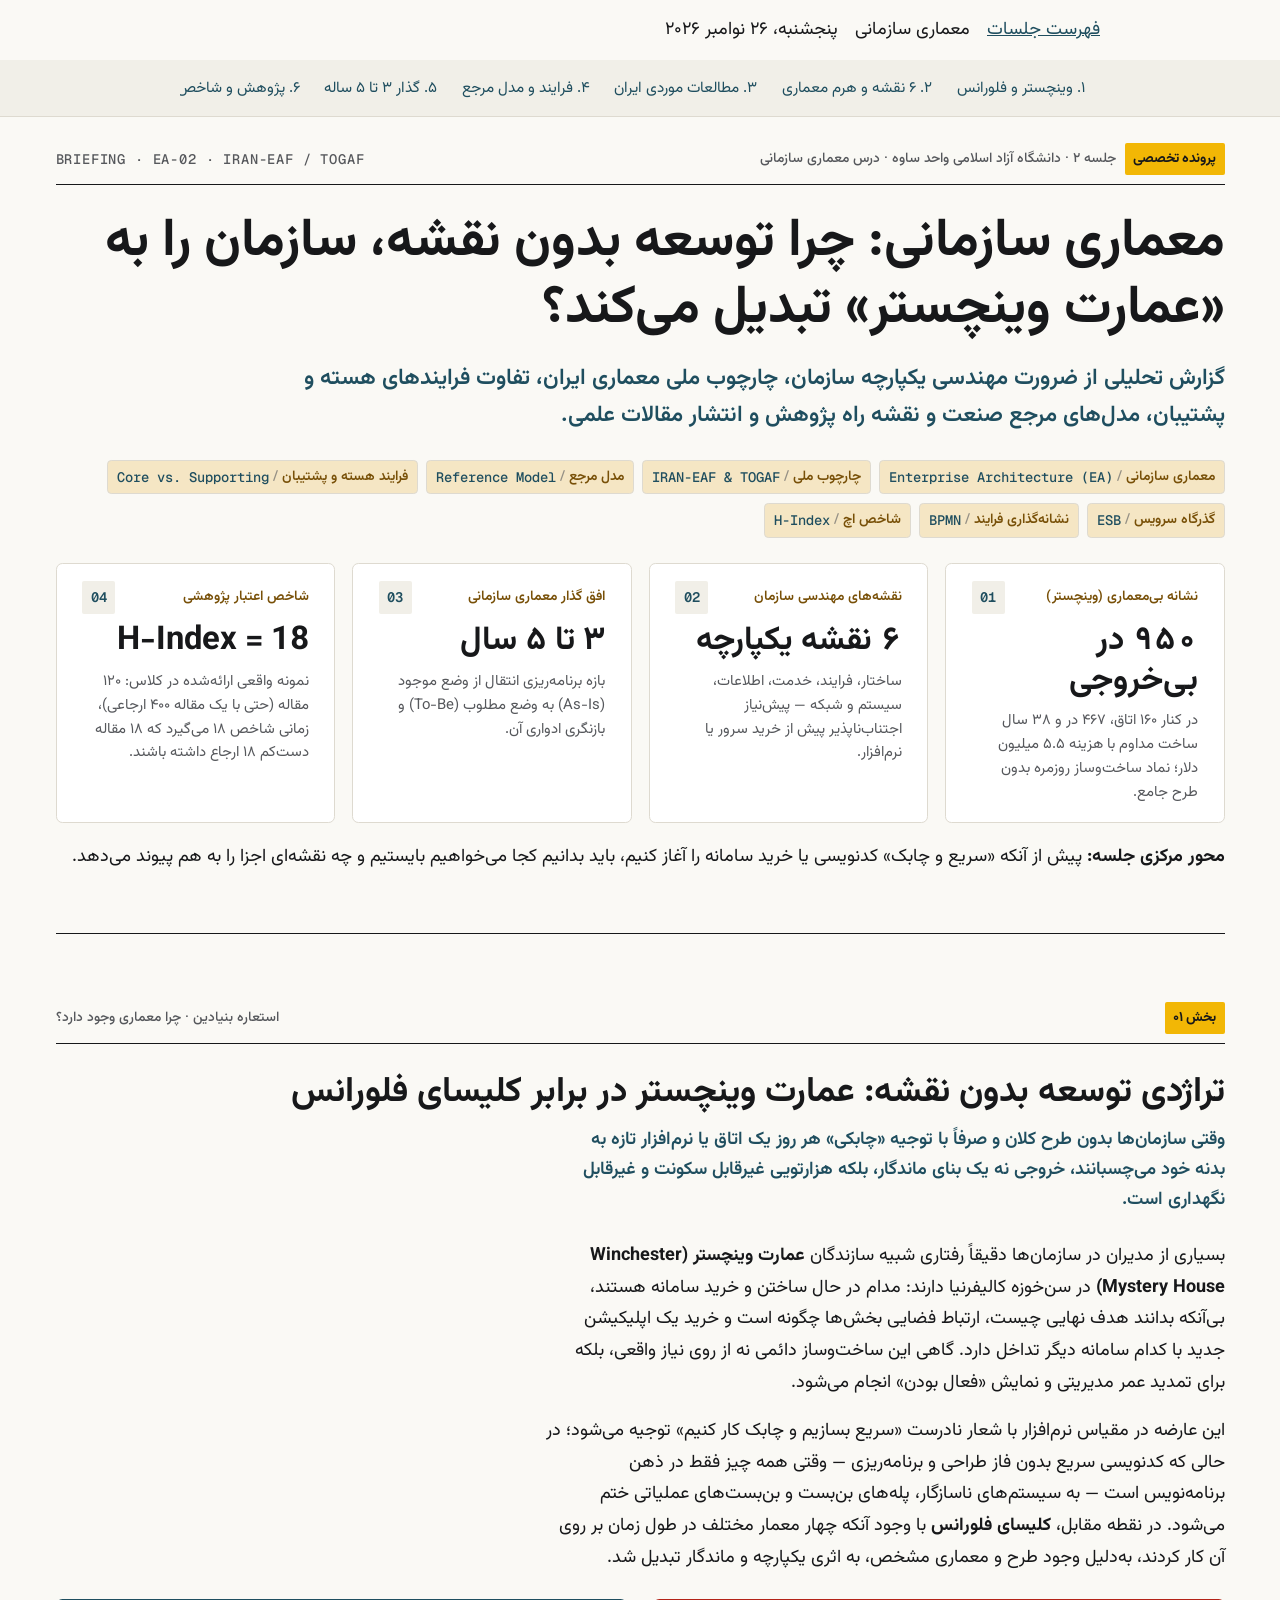
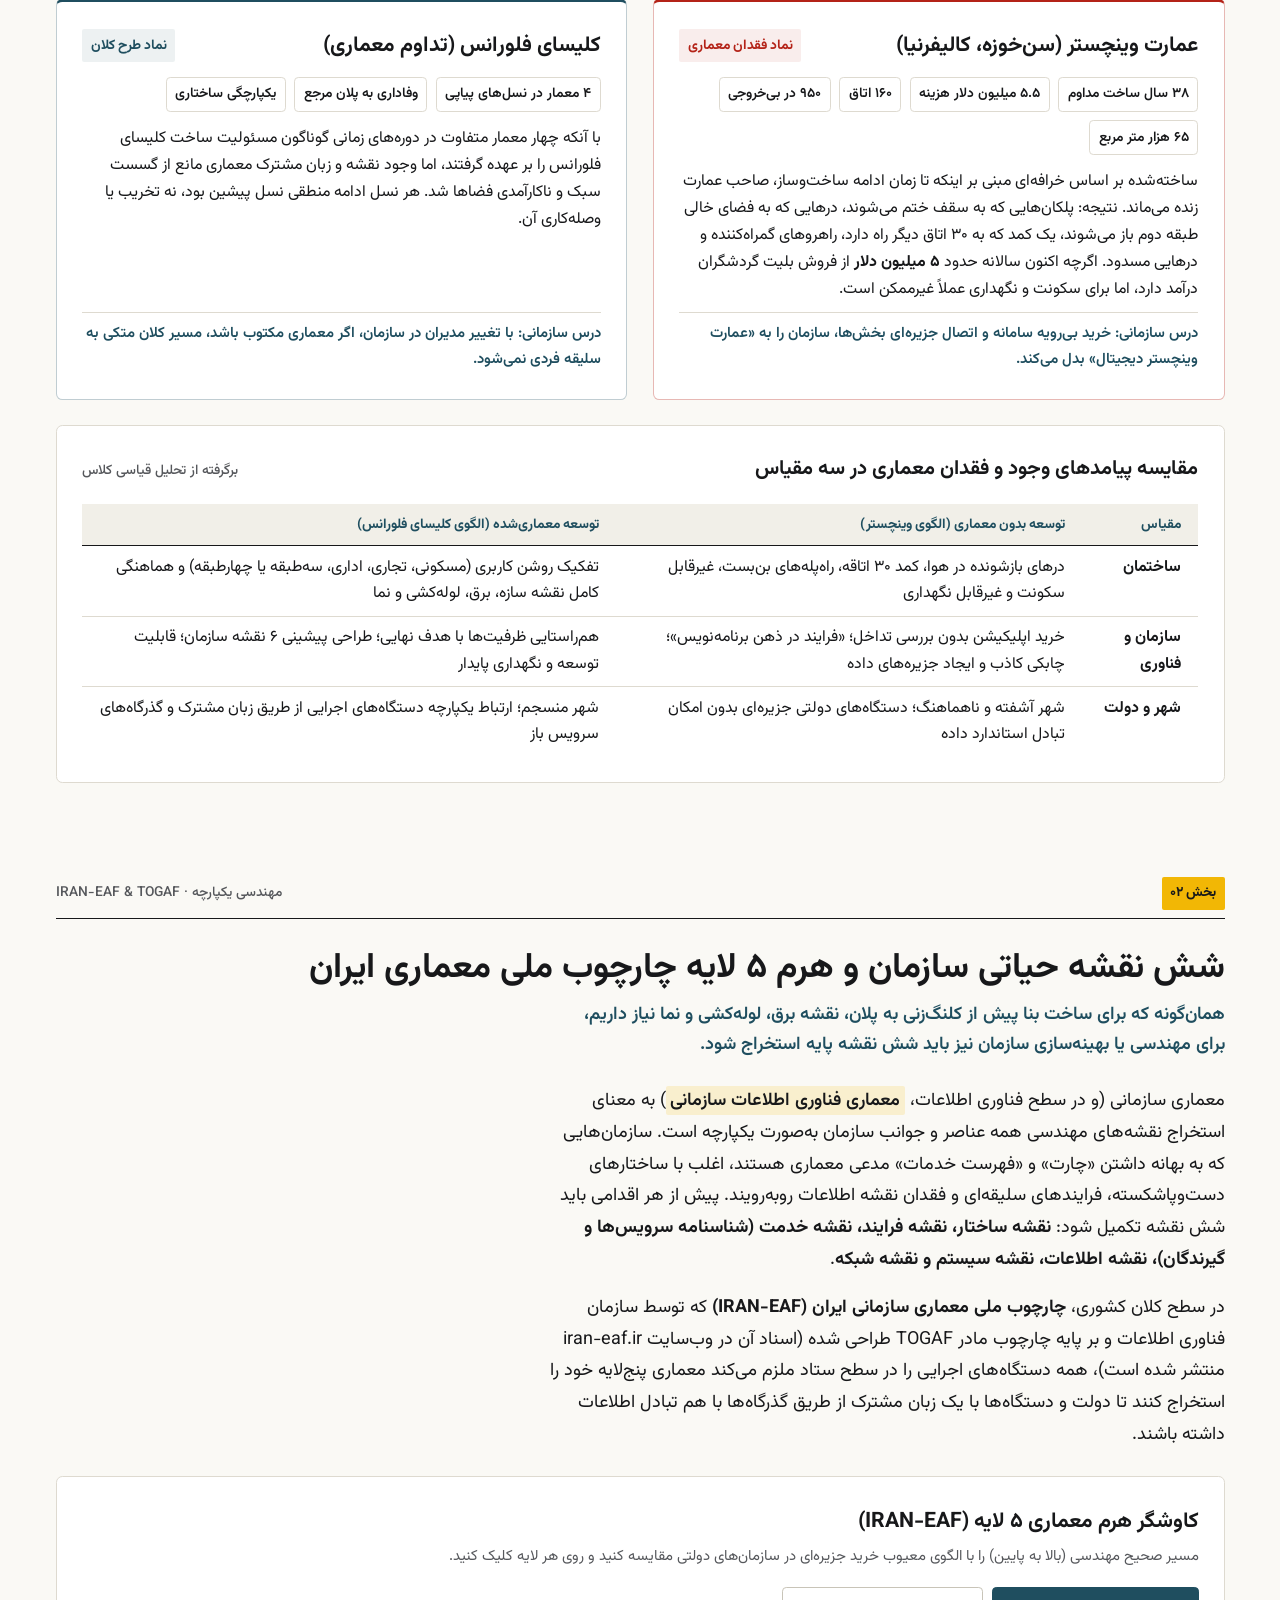
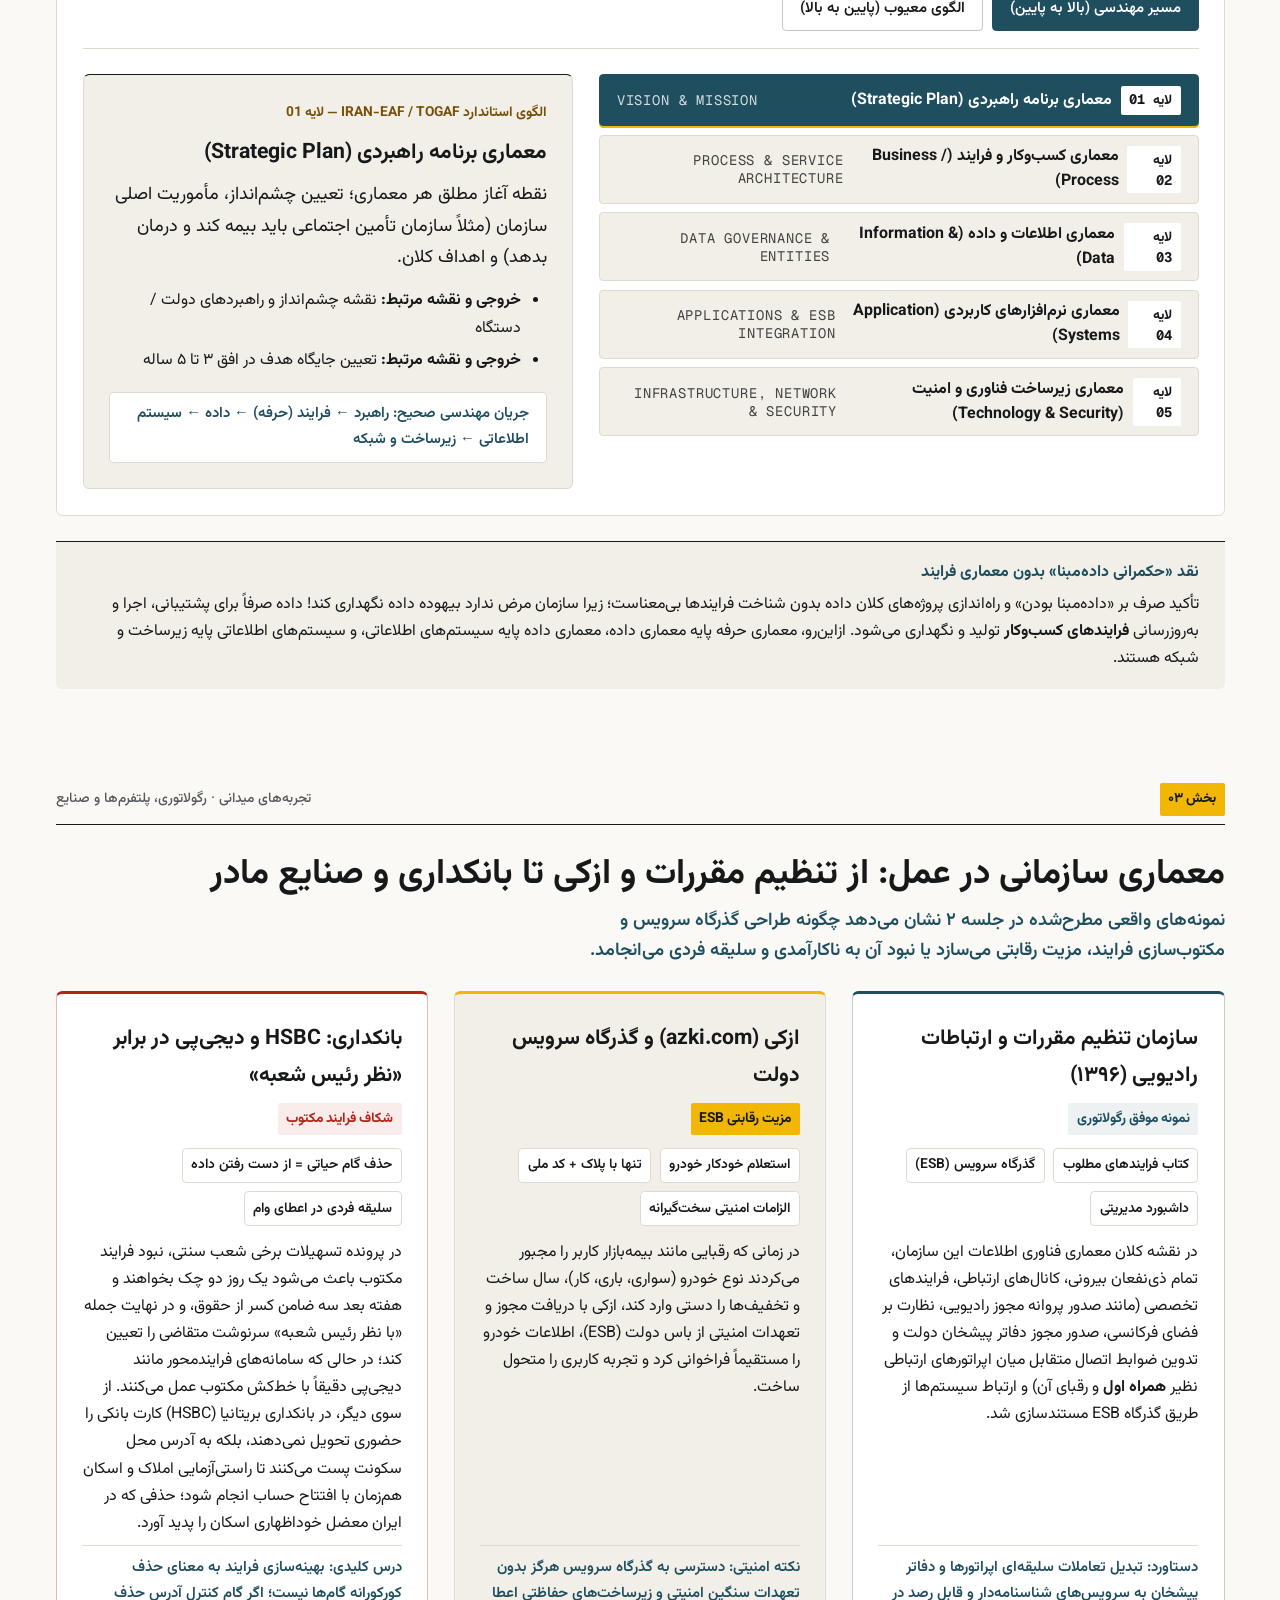
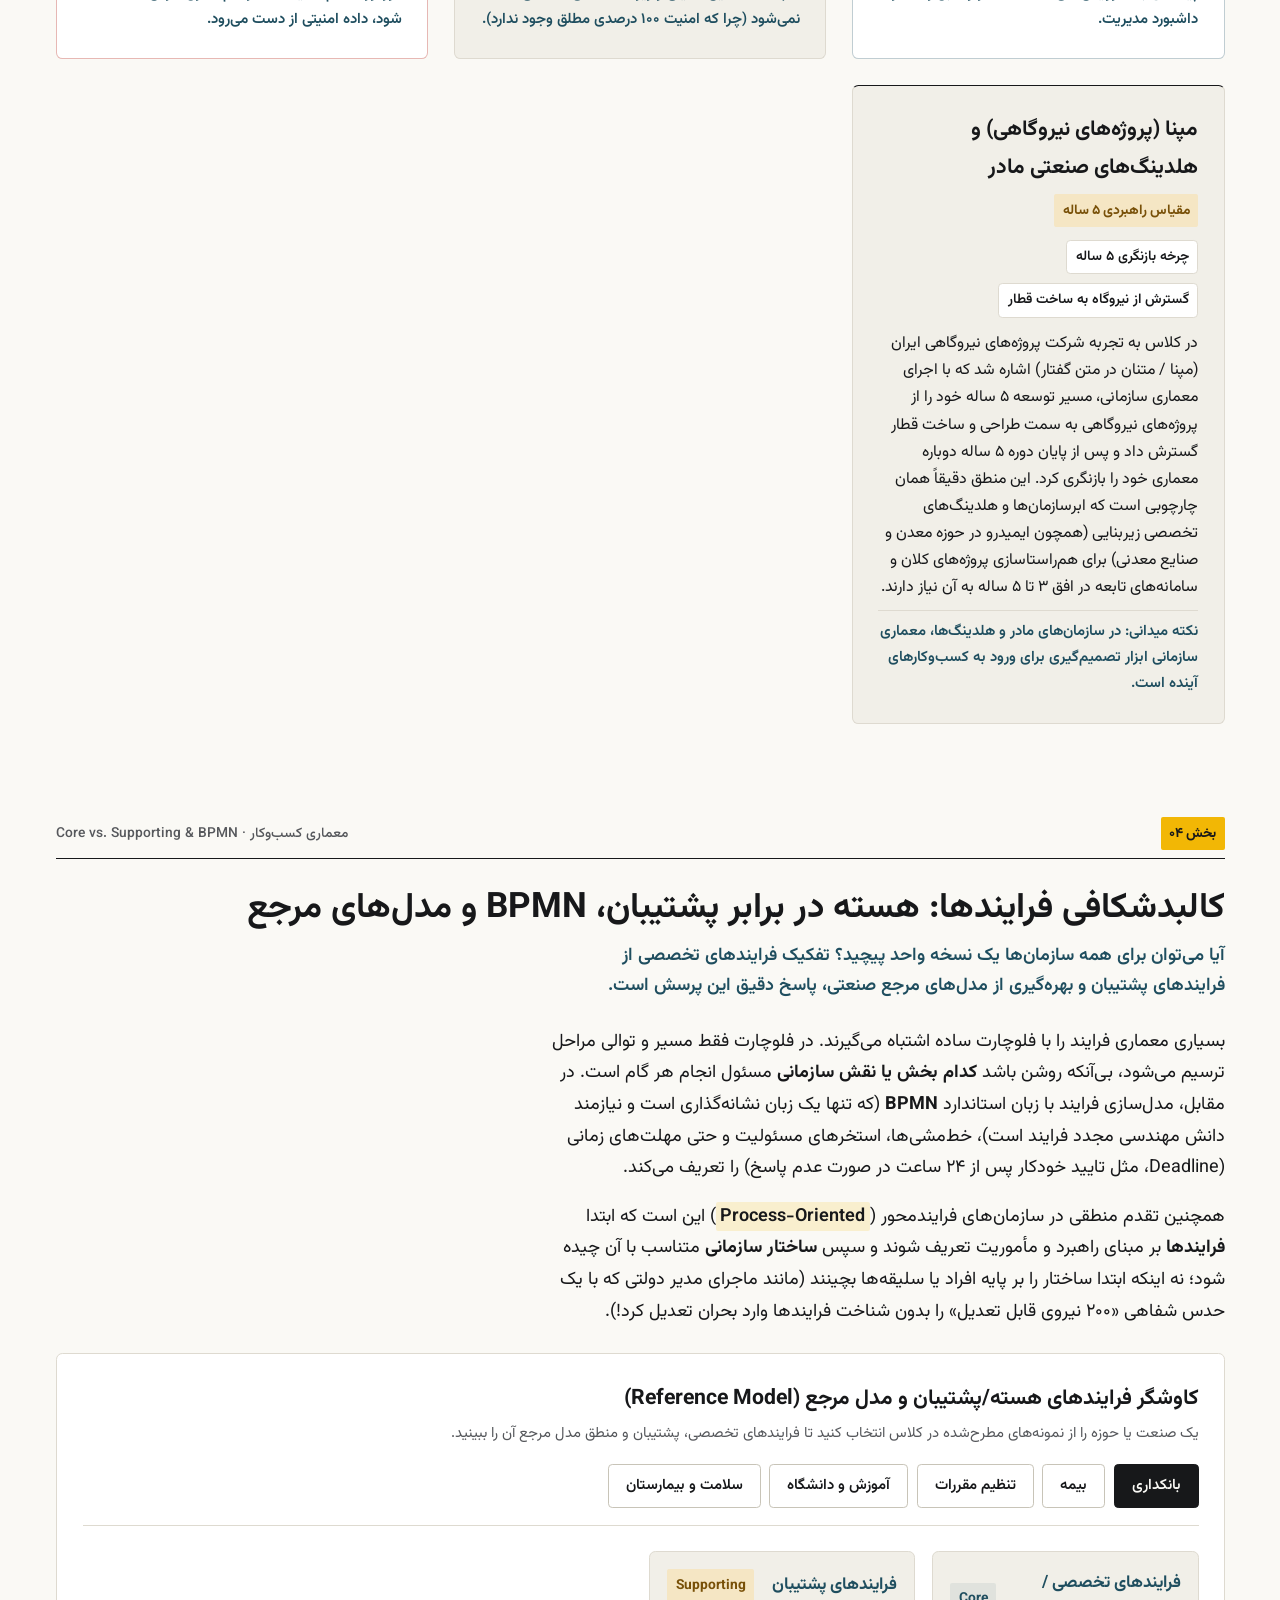
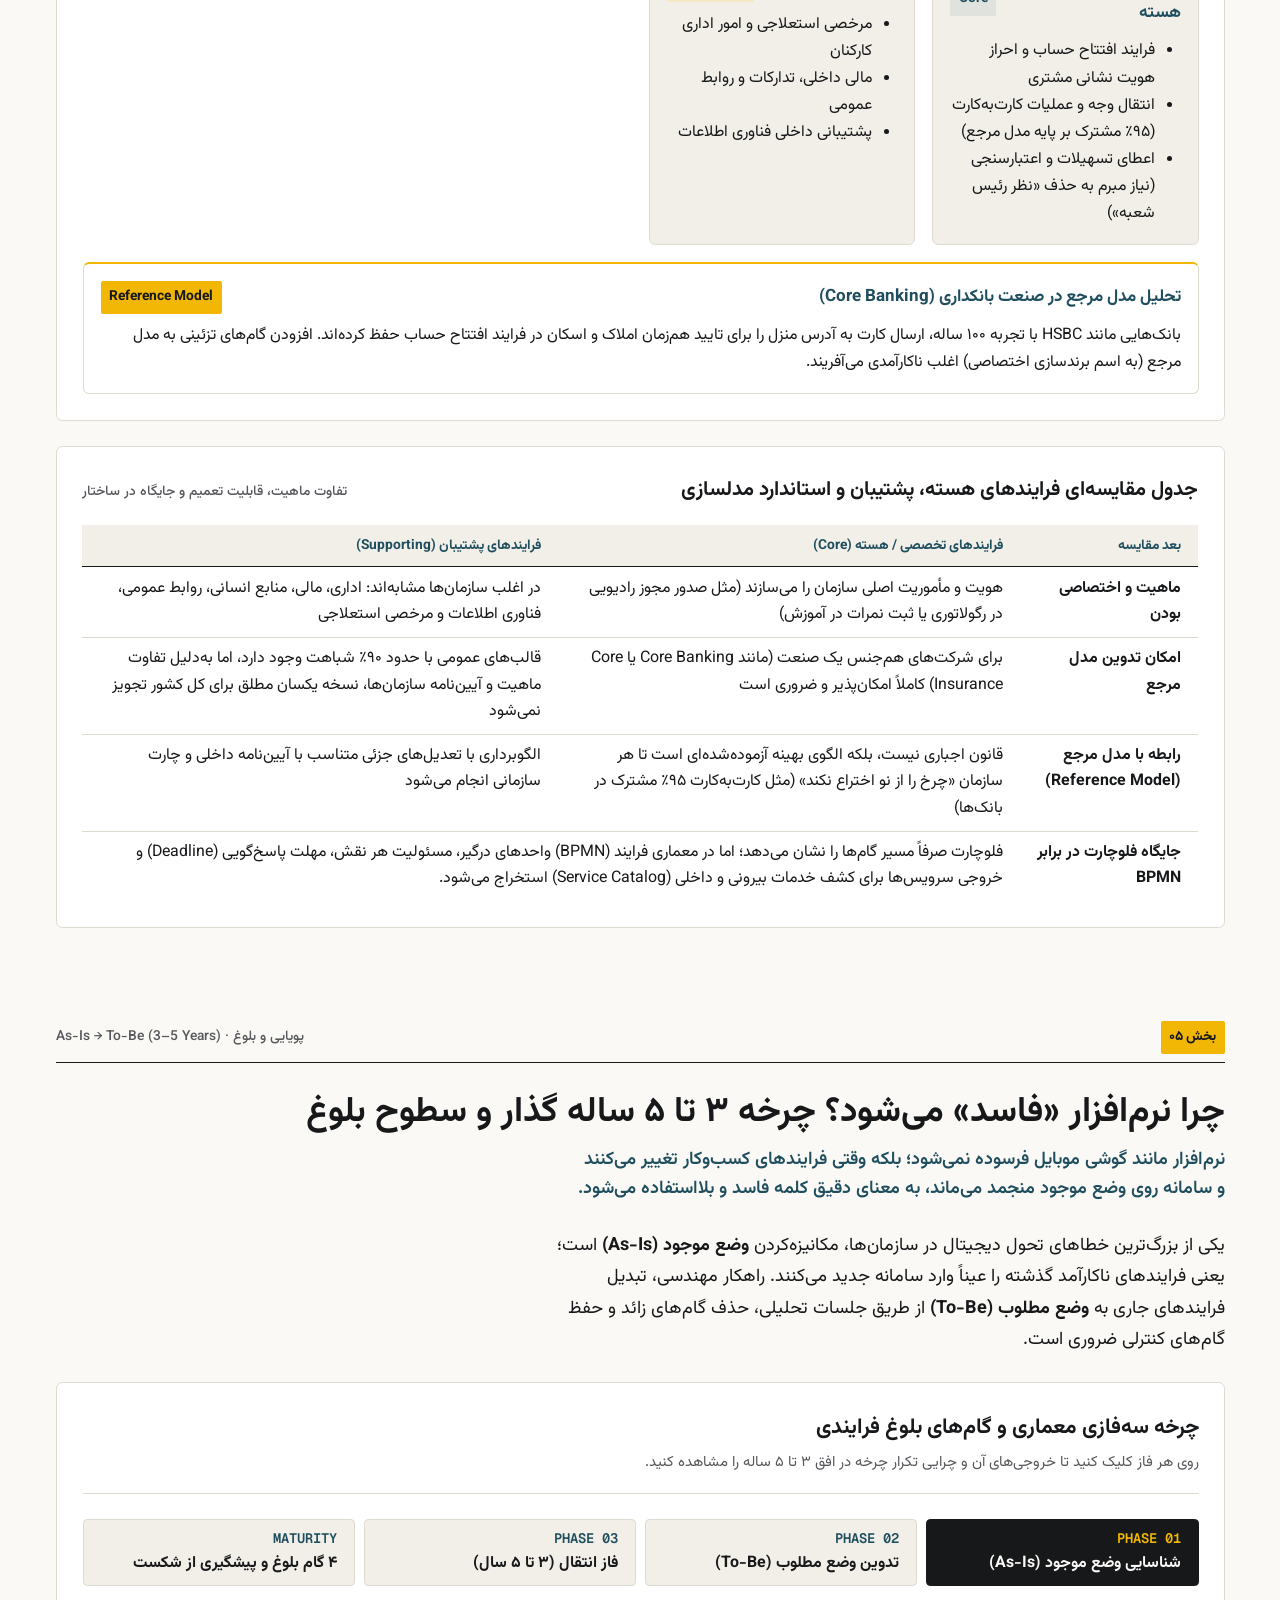
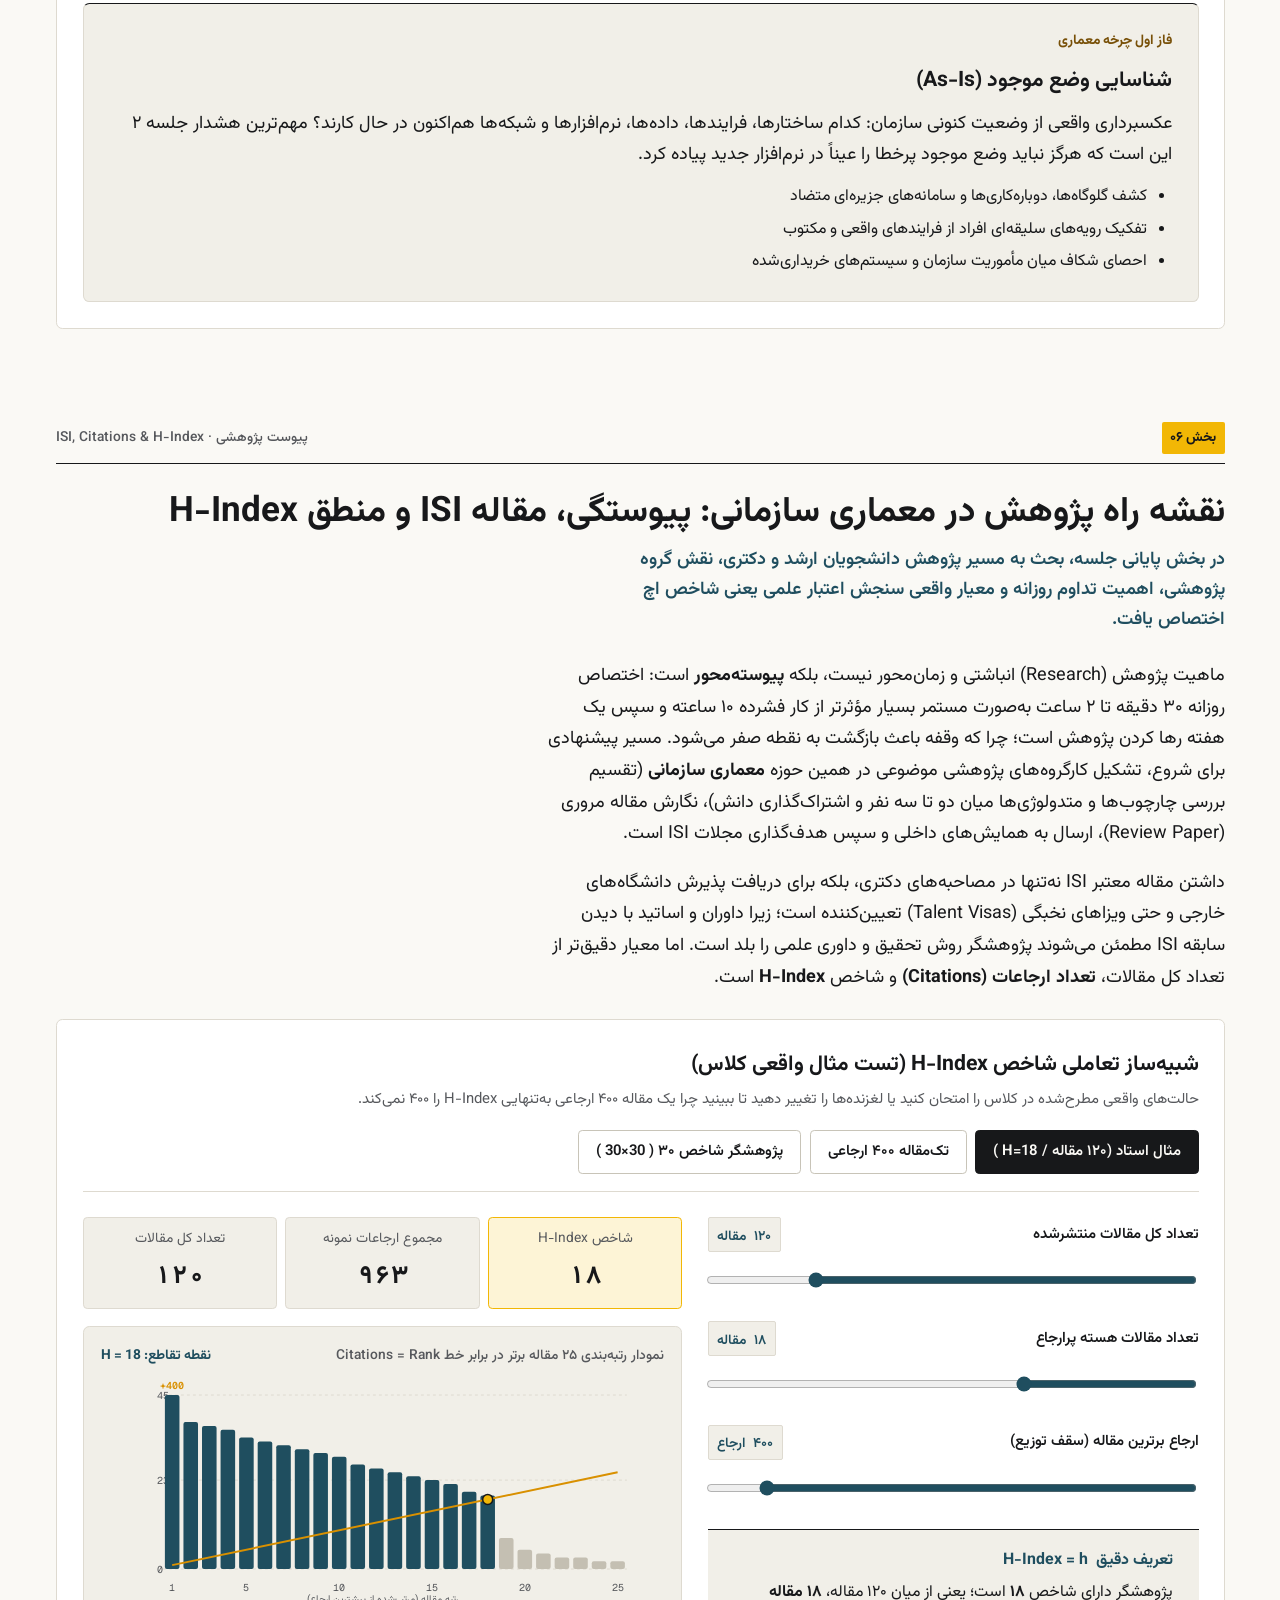
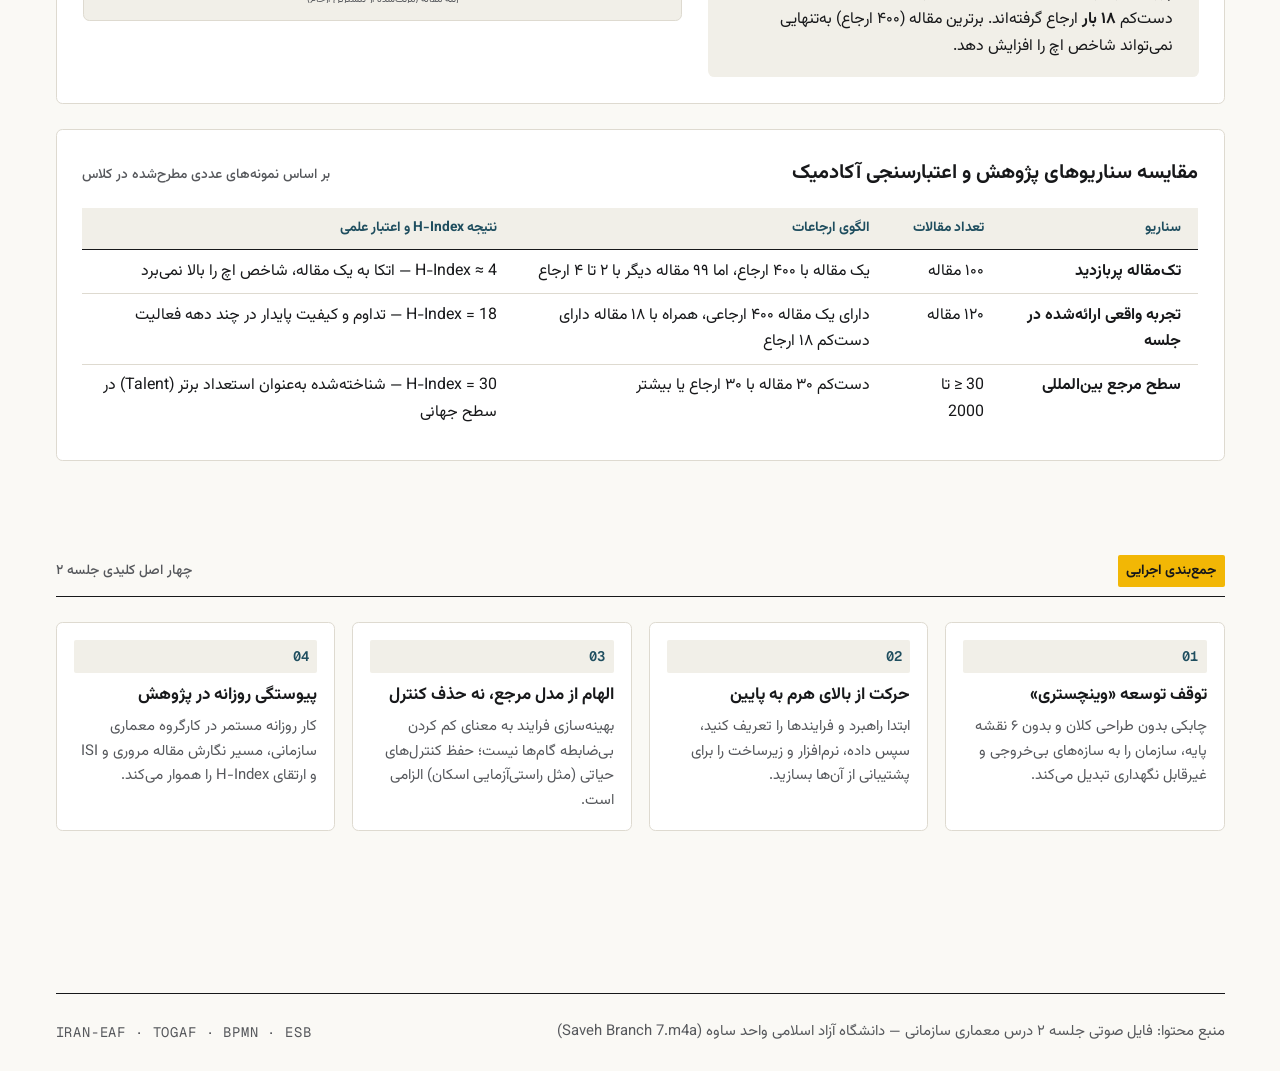
<file: semesters/01/Enterprise Architecture/2026-11-26.html>
<!DOCTYPE html>
<html lang="fa" dir="rtl">
<head>
  <meta charset="UTF-8">
  <meta name="viewport" content="width=device-width, initial-scale=1.0">
  <meta name="artifact-type" content="narrative">
  <meta name="design-style" content="briefing">
  <title>معماری سازمانی: از عمارت وینچستر تا نقشه کلان دولت و پژوهش — جلسه ۲</title>
  <link rel="preconnect" href="https://fonts.googleapis.com">
  <link rel="preconnect" href="https://fonts.gstatic.com" crossorigin>
  <link href="https://fonts.googleapis.com/css2?family=Geist+Mono:wght@400;500;600&family=Noto+Naskh+Arabic:wght@500;600;700&family=Plus+Jakarta+Sans:wght@400;500;600;700&family=Source+Serif+4:ital,opsz,wght@0,8..60,600;1,8..60,400&family=Vazirmatn:wght@400;500;600;700&display=swap" rel="stylesheet">
  <style>
    :root {
      color-scheme: light;

      /* 1. Briefing Style Tokens (Editorial Warm Paper) */
      --background: #faf9f5;
      --surface-container-low: #ffffff;
      --surface-container: #f1efe8;
      --surface-container-high: #e6e2d6;

      --on-surface: #17181a;
      --on-surface-variant: #56585c;

      --outline: #17181a;
      --outline-variant: #dedad0;
      --border-strong: #c8c4b8;

      --primary: #17181a;
      --on-primary: #faf9f5;
      --primary-container: #f2b705;
      --on-primary-container: #17181a;
      --secondary: #1f4e5f;
      --on-secondary: #ffffff;
      --tertiary: #785008;
      --error: #b42318;
      --on-error: #ffffff;

      /* Extended semantic & tint tokens (never inline hex in body) */
      --tag-bg: #f5e6c4;
      --teal-tint: rgba(31, 78, 95, 0.08);
      --teal-border: rgba(31, 78, 95, 0.28);
      --gold-tint: rgba(242, 183, 5, 0.16);
      --error-tint: rgba(180, 35, 24, 0.08);
      --error-border: rgba(180, 35, 24, 0.32);
      --positive-tint: rgba(43, 110, 82, 0.10);
      --positive-border: rgba(43, 110, 82, 0.30);

      /* Data series */
      --data-1: #1f4e5f;
      --data-2: #d99000;
      --data-3: #2b6e52;
      --data-4: #b84a39;
      --data-context: #c4bfb2;

      /* Fonts (Persian-first with Briefing editorial pairing) */
      --font-headline: 'Noto Naskh Arabic', 'Source Serif 4', serif;
      --font-body: 'Vazirmatn', 'Plus Jakarta Sans', sans-serif;
      --font-label: 'Vazirmatn', 'Geist Mono', monospace;
      --font-mono: 'Geist Mono', 'Vazirmatn', monospace;

      /* Shape */
      --rounded: 0.25rem;
      --rounded-lg: 0.375rem;
      --rounded-full: 0.25rem;
      --badge-radius: 2px;

      /* Style effects */
      --section-rule: 1.5px solid var(--outline);
      --thin-rule: 1px solid var(--outline-variant);
      --card-border: 1px solid var(--outline-variant);
      --heading-tracking: 0;
      --label-tracking: 0;
      --latin-tracking: 0.06em;

      /* 3. Shared Foundation Tokens */
      --positive: #2b6e52;
      --warning: #d99000;
      --focus: #1f4e5f;

      /* Narrative Type Scale */
      --display-size: clamp(2rem, 1.4rem + 2.4vw, 3.125rem);
      --headline-size: clamp(1.5rem, 1.2rem + 1.2vw, 2.0625rem);
      --subhead-size: clamp(1.125rem, 1.02rem + 0.4vw, 1.375rem);
      --body-size: clamp(1rem, 0.96rem + 0.2vw, 1.0625rem);
      --label-size: clamp(0.75rem, 0.72rem + 0.12vw, 0.8125rem);

      /* Spacing Scale */
      --space-xs: 0.25rem;
      --space-sm: 0.5rem;
      --space-md: 1rem;
      --space-lg: 1.5rem;
      --space-xl: 2.5rem;
      --space-2xl: 4rem;
      --space-3xl: 6rem;

      /* Motion */
      --ease-out: cubic-bezier(0.16, 1, 0.3, 1);
      --ease-in-out: cubic-bezier(0.65, 0, 0.35, 1);
      --dur-micro: 120ms;
      --dur-short: 220ms;
      --dur-long: 420ms;
    }

    /* Base Reset */
    *, *::before, *::after { box-sizing: border-box; }
    html, body {
      overflow-x: clip;
      margin: 0;
      padding: 0;
      background-color: var(--background);
      color: var(--on-surface);
      font-family: var(--font-body);
      font-size: var(--body-size);
      line-height: 1.75;
      scroll-behavior: smooth;
    }
    header { position: static !important; }
    button, input, select, textarea { font-family: inherit; }

    /* Focus rings */
    :focus-visible {
      outline: 2.5px solid var(--focus);
      outline-offset: 2px;
    }

    /* Page Container */
    .page-shell {
      max-width: 1220px;
      margin: 0 auto;
      padding: var(--space-lg);
    }

    /* Hero / Masthead */
    .hero-dossier {
      border-bottom: var(--section-rule);
      padding-bottom: var(--space-xl);
    }
    .dossier-bar {
      display: flex;
      flex-wrap: wrap;
      align-items: center;
      justify-content: space-between;
      gap: var(--space-sm);
      border-bottom: var(--section-rule);
      padding-bottom: var(--space-sm);
      margin-bottom: var(--space-lg);
    }
    .dossier-bar-group {
      display: flex;
      flex-wrap: wrap;
      align-items: center;
      gap: var(--space-sm);
    }
    .dossier-pill {
      background: var(--primary-container);
      color: var(--on-primary-container);
      font-family: var(--font-body);
      font-weight: 700;
      font-size: var(--label-size);
      padding: var(--space-xs) var(--space-sm);
      border-radius: var(--badge-radius);
      display: inline-flex;
      align-items: center;
      gap: var(--space-xs);
    }
    .dossier-meta {
      font-family: var(--font-label);
      font-size: var(--label-size);
      color: var(--on-surface-variant);
      font-weight: 500;
    }
    .en-code {
      font-family: var(--font-mono);
      letter-spacing: var(--latin-tracking);
      text-transform: uppercase;
      font-size: var(--label-size);
    }
    .hero-title {
      font-family: var(--font-headline);
      font-weight: 700;
      font-size: var(--display-size);
      line-height: 1.25;
      letter-spacing: var(--heading-tracking);
      margin: 0 0 var(--space-md) 0;
      color: var(--on-surface);
    }
    .hero-standfirst {
      font-family: var(--font-body);
      font-weight: 600;
      font-size: var(--subhead-size);
      line-height: 1.65;
      color: var(--secondary);
      margin: 0 0 var(--space-lg) 0;
      max-width: 72ch;
    }

    /* Bilingual Dossier Tag Pills */
    .tag-row {
      display: flex;
      flex-wrap: wrap;
      gap: var(--space-sm);
      margin-bottom: var(--space-lg);
    }
    .term-pill {
      display: inline-flex;
      align-items: center;
      gap: var(--space-xs);
      background: var(--tag-bg);
      color: var(--tertiary);
      border: 1px solid var(--outline-variant);
      border-radius: var(--rounded);
      padding: var(--space-xs) var(--space-sm);
      font-size: var(--label-size);
      font-weight: 600;
    }
    .term-pill .term-sep {
      color: var(--on-surface-variant);
      opacity: 0.6;
    }
    .term-pill .term-en {
      font-family: var(--font-mono);
      font-weight: 500;
      color: var(--secondary);
    }

    /* KPI Summary Grid */
    .kpi-grid {
      display: grid;
      grid-template-columns: repeat(auto-fit, minmax(min(240px, 100%), 1fr));
      gap: var(--space-md);
      margin-top: var(--space-lg);
    }
    .figure-card {
      background: var(--surface-container-low);
      border: var(--card-border);
      border-radius: var(--rounded-lg);
      padding: var(--space-md) var(--space-lg);
      display: flex;
      flex-direction: column;
      gap: var(--space-xs);
    }
    .figure-card-head {
      display: flex;
      align-items: center;
      justify-content: space-between;
      gap: var(--space-sm);
    }
    .index-num {
      font-family: var(--font-mono);
      font-weight: 600;
      font-size: var(--label-size);
      color: var(--secondary);
      background: var(--surface-container);
      padding: var(--space-xs) var(--space-sm);
      border-radius: var(--badge-radius);
    }
    .figure-kicker {
      font-size: var(--label-size);
      font-weight: 600;
      color: var(--tertiary);
    }
    .figure-value {
      font-family: var(--font-headline);
      font-weight: 700;
      font-size: clamp(1.5rem, 1.25rem + 0.9vw, 2rem);
      line-height: 1.2;
      color: var(--on-surface);
      font-variant-numeric: lining-nums tabular-nums;
      margin: var(--space-xs) 0;
    }
    .figure-desc {
      font-size: 0.875rem;
      line-height: 1.6;
      color: var(--on-surface-variant);
      margin: 0;
    }

    /* Main Narrative Column */
    .narrative-col {
      display: flex;
      flex-direction: column;
      gap: var(--space-2xl);
    }
    .chapter-section {
      scroll-margin-top: var(--space-lg);
    }
    .chapter-head {
      margin-bottom: var(--space-lg);
    }
    .chapter-title {
      font-family: var(--font-headline);
      font-weight: 700;
      font-size: var(--headline-size);
      line-height: 1.35;
      color: var(--on-surface);
      margin: 0 0 var(--space-sm) 0;
    }
    .chapter-deck {
      font-weight: 600;
      font-size: 1.0625rem;
      color: var(--secondary);
      margin: 0;
      max-width: 65ch;
      line-height: 1.65;
    }
    .prose {
      max-width: 68ch;
      color: var(--on-surface);
      margin: 0 0 var(--space-md) 0;
    }
    .prose strong {
      color: var(--on-surface);
      font-weight: 700;
    }
    .highlight-ink {
      background: var(--gold-tint);
      padding: 0 var(--space-xs);
      border-radius: var(--badge-radius);
      font-weight: 600;
    }

    /* Case Study Callouts */
    .callout-grid {
      display: grid;
      grid-template-columns: repeat(auto-fit, minmax(min(300px, 100%), 1fr));
      gap: var(--space-lg);
      margin: var(--space-lg) 0;
    }
    .case-callout {
      background: var(--surface-container);
      border: var(--card-border);
      border-top: var(--section-rule);
      border-radius: var(--rounded-lg);
      padding: var(--space-lg);
      display: flex;
      flex-direction: column;
      gap: var(--space-sm);
    }
    .case-callout.is-alert {
      background: var(--surface-container-low);
      border-color: var(--error-border);
      border-top: 3px solid var(--error);
    }
    .case-callout.is-teal {
      background: var(--surface-container-low);
      border-color: var(--teal-border);
      border-top: 3px solid var(--secondary);
    }
    .case-callout.is-gold {
      background: var(--surface-container);
      border-top: 3px solid var(--primary-container);
    }
    .case-header {
      display: flex;
      flex-wrap: wrap;
      align-items: center;
      justify-content: space-between;
      gap: var(--space-sm);
    }
    .case-title {
      font-family: var(--font-headline);
      font-weight: 700;
      font-size: 1.25rem;
      margin: 0;
      color: var(--on-surface);
    }
    .case-badge {
      font-size: var(--label-size);
      font-weight: 700;
      padding: var(--space-xs) var(--space-sm);
      border-radius: var(--badge-radius);
      background: var(--tag-bg);
      color: var(--tertiary);
    }
    .case-badge.badge-error {
      background: var(--error-tint);
      color: var(--error);
    }
    .case-badge.badge-teal {
      background: var(--teal-tint);
      color: var(--secondary);
    }
    .case-badge.badge-gold {
      background: var(--primary-container);
      color: var(--on-primary-container);
    }
    .case-metrics {
      display: flex;
      flex-wrap: wrap;
      gap: var(--space-sm);
      margin: var(--space-xs) 0;
    }
    .mini-stat {
      background: var(--surface-container-low);
      border: var(--card-border);
      border-radius: var(--rounded);
      padding: var(--space-xs) var(--space-sm);
      font-size: 0.8125rem;
      font-weight: 600;
      color: var(--on-surface);
    }
    .case-callout p {
      margin: 0;
      font-size: 0.9375rem;
      line-height: 1.7;
      color: var(--on-surface);
    }
    .case-lesson {
      margin-top: auto;
      padding-top: var(--space-sm);
      border-top: var(--thin-rule);
      font-size: 0.875rem;
      font-weight: 600;
      color: var(--secondary);
    }

    /* Aside / Methodology Box */
    .aside-box {
      background: var(--surface-container);
      border-top: var(--section-rule);
      border-radius: 0 0 var(--rounded-lg) var(--rounded-lg);
      padding: var(--space-md) var(--space-lg);
      margin: var(--space-lg) 0;
    }
    .aside-box-title {
      font-weight: 700;
      font-size: 0.9375rem;
      color: var(--secondary);
      margin: 0 0 var(--space-xs) 0;
      display: flex;
      align-items: center;
      gap: var(--space-sm);
    }
    .aside-box p {
      margin: 0;
      font-size: 0.9375rem;
      line-height: 1.7;
    }

    /* Responsive Comparison Tables */
    .table-card {
      background: var(--surface-container-low);
      border: var(--card-border);
      border-radius: var(--rounded-lg);
      padding: var(--space-lg);
      margin: var(--space-lg) 0;
    }
    .table-caption-bar {
      display: flex;
      flex-wrap: wrap;
      align-items: baseline;
      justify-content: space-between;
      gap: var(--space-sm);
      margin-bottom: var(--space-md);
    }
    .table-title {
      font-family: var(--font-headline);
      font-size: 1.1875rem;
      font-weight: 700;
      margin: 0;
    }
    .table-scroll {
      overflow-x: auto;
      -webkit-overflow-scrolling: touch;
    }
    table.dossier-table {
      width: 100%;
      border-collapse: collapse;
      min-width: 560px;
      font-size: 0.9375rem;
    }
    table.dossier-table thead th {
      text-align: right;
      font-size: var(--label-size);
      font-weight: 700;
      color: var(--secondary);
      background: var(--surface-container);
      border-bottom: var(--section-rule);
      padding: var(--space-sm) var(--space-md);
      white-space: nowrap;
    }
    table.dossier-table tbody td {
      padding: var(--space-sm) var(--space-md);
      border-bottom: var(--thin-rule);
      vertical-align: top;
      line-height: 1.65;
    }
    table.dossier-table tbody tr:last-child td {
      border-bottom: none;
    }
    table.dossier-table tbody tr:hover td {
      background: var(--surface-container);
    }
    .cell-strong {
      font-weight: 700;
      color: var(--on-surface);
    }

    /* Interactive Modules (Briefing Figure Card) */
    .interactive-panel {
      background: var(--surface-container-low);
      border: var(--card-border);
      border-radius: var(--rounded-lg);
      padding: var(--space-lg);
      margin: var(--space-lg) 0;
      container-type: inline-size;
    }
    .panel-top {
      display: flex;
      flex-wrap: wrap;
      align-items: center;
      justify-content: space-between;
      gap: var(--space-md);
      padding-bottom: var(--space-md);
      border-bottom: var(--thin-rule);
      margin-bottom: var(--space-lg);
    }
    .panel-title-wrap h3 {
      font-family: var(--font-headline);
      font-size: 1.25rem;
      font-weight: 700;
      margin: 0 0 var(--space-xs) 0;
    }
    .panel-title-wrap p {
      font-size: 0.875rem;
      color: var(--on-surface-variant);
      margin: 0;
    }

    /* Buttons & Segmented Controls */
    .btn-group {
      display: flex;
      flex-wrap: wrap;
      gap: var(--space-sm);
    }
    .btn {
      min-height: 44px;
      padding: var(--space-xs) var(--space-md);
      border-radius: var(--rounded);
      border: 1px solid var(--border-strong);
      background: var(--surface-container-low);
      color: var(--on-surface);
      font-size: 0.875rem;
      font-weight: 600;
      cursor: pointer;
      display: inline-flex;
      align-items: center;
      justify-content: center;
      gap: var(--space-xs);
      transition: background-color var(--dur-micro) var(--ease-out), color var(--dur-micro) var(--ease-out), box-shadow var(--dur-micro) var(--ease-out);
    }
    .btn:hover {
      background: var(--surface-container);
    }
    .btn.is-active {
      background: var(--primary);
      color: var(--on-primary);
      border-color: var(--primary);
    }
    .btn.is-teal.is-active {
      background: var(--secondary);
      color: var(--on-secondary);
      border-color: var(--secondary);
    }
    .btn.is-danger.is-active {
      background: var(--error);
      color: var(--on-error);
      border-color: var(--error);
    }

    /* EA 5-Layer Interactive Pyramid */
    .ea-workspace {
      display: grid;
      grid-template-columns: minmax(0, 1.1fr) minmax(0, 0.9fr);
      gap: var(--space-lg);
      align-items: stretch;
    }
    .ea-stack {
      display: flex;
      flex-direction: column;
      gap: var(--space-sm);
    }
    .ea-layer-btn {
      width: 100%;
      min-height: 52px;
      text-align: right;
      padding: var(--space-sm) var(--space-md);
      border-radius: var(--rounded);
      border: 1px solid var(--outline-variant);
      background: var(--surface-container);
      color: var(--on-surface);
      cursor: pointer;
      display: flex;
      align-items: center;
      justify-content: space-between;
      gap: var(--space-sm);
      transition: background-color var(--dur-micro) var(--ease-out), transform var(--dur-micro) var(--ease-out), box-shadow var(--dur-micro) var(--ease-out);
    }
    .ea-layer-btn:hover {
      background: var(--surface-container-high);
      transform: translateX(-2px);
    }
    .ea-layer-btn.is-selected {
      background: var(--secondary);
      color: var(--on-secondary);
      border-color: var(--secondary);
      box-shadow: 0 2px 0 var(--primary-container);
    }
    .ea-layer-btn.is-broken {
      background: var(--error-tint);
      border-color: var(--error-border);
    }
    .ea-layer-btn.is-broken.is-selected {
      background: var(--error);
      color: var(--on-error);
      border-color: var(--error);
    }
    .ea-layer-meta {
      display: flex;
      align-items: center;
      gap: var(--space-sm);
      font-weight: 700;
      font-size: 0.9375rem;
    }
    .ea-step-badge {
      font-family: var(--font-mono);
      font-size: var(--label-size);
      padding: var(--space-xs) var(--space-sm);
      border-radius: var(--badge-radius);
      background: var(--surface-container-low);
      color: var(--on-surface);
    }
    .ea-detail-box {
      background: var(--surface-container);
      border: var(--card-border);
      border-top: var(--section-rule);
      border-radius: var(--rounded-lg);
      padding: var(--space-lg);
      display: flex;
      flex-direction: column;
      gap: var(--space-sm);
    }
    .ea-detail-kicker {
      font-size: var(--label-size);
      font-weight: 700;
      color: var(--tertiary);
    }
    .ea-detail-title {
      font-family: var(--font-headline);
      font-size: 1.25rem;
      font-weight: 700;
      margin: 0;
    }
    .ea-detail-list {
      margin: var(--space-xs) 0 0 0;
      padding-right: var(--space-lg);
      display: flex;
      flex-direction: column;
      gap: var(--space-xs);
      font-size: 0.9375rem;
    }
    .ea-flow-banner {
      margin-top: var(--space-sm);
      padding: var(--space-sm) var(--space-md);
      border-radius: var(--rounded);
      background: var(--surface-container-low);
      border: var(--card-border);
      font-size: 0.875rem;
      font-weight: 600;
      color: var(--secondary);
    }
    .ea-flow-banner.is-broken {
      color: var(--error);
      border-color: var(--error-border);
    }

    /* Industry Process Explorer */
    .sector-grid {
      display: grid;
      grid-template-columns: repeat(auto-fit, minmax(min(260px, 100%), 1fr));
      gap: var(--space-md);
      margin-top: var(--space-md);
    }
    .sector-card {
      background: var(--surface-container);
      border: var(--card-border);
      border-radius: var(--rounded-lg);
      padding: var(--space-md);
    }
    .sector-card h4 {
      margin: 0 0 var(--space-sm) 0;
      font-size: 1rem;
      color: var(--secondary);
      display: flex;
      align-items: center;
      justify-content: space-between;
      gap: var(--space-sm);
    }
    .sector-card ul {
      margin: 0;
      padding-right: var(--space-lg);
      font-size: 0.9375rem;
      line-height: 1.7;
    }

    /* 3-5 Year Cycle Stepper */
    .cycle-track {
      display: grid;
      grid-template-columns: repeat(auto-fit, minmax(min(210px, 100%), 1fr));
      gap: var(--space-sm);
      margin-bottom: var(--space-md);
    }
    .cycle-step-btn {
      min-height: 56px;
      padding: var(--space-sm) var(--space-md);
      border-radius: var(--rounded);
      border: 1px solid var(--outline-variant);
      background: var(--surface-container);
      color: var(--on-surface);
      text-align: right;
      cursor: pointer;
      display: flex;
      flex-direction: column;
      gap: var(--space-xs);
      transition: background-color var(--dur-micro) var(--ease-out), border-color var(--dur-micro) var(--ease-out);
    }
    .cycle-step-btn:hover {
      background: var(--surface-container-high);
    }
    .cycle-step-btn.is-active {
      background: var(--primary);
      color: var(--on-primary);
      border-color: var(--primary);
    }
    .cycle-step-btn.is-active .cycle-step-num {
      color: var(--primary-container);
    }
    .cycle-step-num {
      font-family: var(--font-mono);
      font-size: var(--label-size);
      font-weight: 600;
      color: var(--secondary);
    }
    .cycle-step-name {
      font-weight: 700;
      font-size: 0.9375rem;
    }

    /* H-Index Interactive Simulator */
    .hindex-grid {
      display: grid;
      grid-template-columns: minmax(0, 0.9fr) minmax(0, 1.1fr);
      gap: var(--space-lg);
      align-items: start;
    }
    .control-stack {
      display: flex;
      flex-direction: column;
      gap: var(--space-md);
    }
    .input-group {
      display: flex;
      flex-direction: column;
      gap: var(--space-xs);
    }
    .input-label-row {
      display: flex;
      justify-content: space-between;
      align-items: center;
      gap: var(--space-sm);
      font-size: 0.875rem;
      font-weight: 600;
    }
    .input-val-pill {
      font-family: var(--font-mono);
      font-size: var(--label-size);
      background: var(--surface-container);
      border: var(--card-border);
      padding: var(--space-xs) var(--space-sm);
      border-radius: var(--badge-radius);
      color: var(--secondary);
      font-weight: 600;
    }
    input[type="range"] {
      width: 100%;
      min-height: 44px;
      accent-color: var(--secondary);
      cursor: pointer;
    }
    .hindex-readout {
      display: grid;
      grid-template-columns: repeat(3, minmax(0, 1fr));
      gap: var(--space-sm);
      margin-bottom: var(--space-md);
    }
    .readout-tile {
      background: var(--surface-container);
      border: var(--card-border);
      border-radius: var(--rounded);
      padding: var(--space-sm);
      text-align: center;
    }
    .readout-tile.is-highlight {
      background: var(--gold-tint);
      border-color: var(--primary-container);
    }
    .readout-label {
      display: block;
      font-size: var(--label-size);
      color: var(--on-surface-variant);
      margin-bottom: var(--space-xs);
    }
    .readout-num {
      font-family: var(--font-headline);
      font-size: 1.5rem;
      font-weight: 700;
      color: var(--on-surface);
      font-variant-numeric: tabular-nums;
    }
    .chart-box {
      background: var(--surface-container);
      border: var(--card-border);
      border-radius: var(--rounded-lg);
      padding: var(--space-md);
      min-height: 290px;
      display: flex;
      flex-direction: column;
      justify-content: space-between;
    }
    .chart-svg {
      width: 100%;
      height: 230px;
      display: block;
    }

    /* Takeaways & Footer */
    .takeaway-list {
      display: grid;
      grid-template-columns: repeat(auto-fit, minmax(min(260px, 100%), 1fr));
      gap: var(--space-md);
      margin: var(--space-lg) 0;
    }
    .takeaway-item {
      background: var(--surface-container-low);
      border: var(--card-border);
      border-radius: var(--rounded-lg);
      padding: var(--space-md);
      display: flex;
      flex-direction: column;
      gap: var(--space-xs);
    }
    .takeaway-item h4 {
      margin: var(--space-xs) 0 0 0;
      font-size: 1rem;
      color: var(--on-surface);
    }
    .takeaway-item p {
      margin: 0;
      font-size: 0.875rem;
      color: var(--on-surface-variant);
      line-height: 1.65;
    }
    .dossier-footer {
      margin-top: var(--space-2xl);
      padding-top: var(--space-lg);
      border-top: var(--section-rule);
      display: flex;
      flex-wrap: wrap;
      justify-content: space-between;
      align-items: center;
      gap: var(--space-md);
      font-size: 0.875rem;
      color: var(--on-surface-variant);
    }

    /* Container Queries for Interactive Modules */
    @container (max-width: 680px) {
      .ea-workspace,
      .hindex-grid {
        grid-template-columns: minmax(0, 1fr);
      }
      .hindex-readout {
        grid-template-columns: 1fr;
      }
    }

    @media (max-width: 640px) {
      body { padding: var(--space-sm); }
      .page-shell { padding: var(--space-sm); }
      .figure-card, .interactive-panel, .table-card, .case-callout {
        padding: var(--space-md);
      }
    }

    /* Reduced Motion */
    @media (prefers-reduced-motion: reduce) {
      *, *::before, *::after {
        animation-duration: 0.01ms !important;
        transition-duration: 0.01ms !important;
        scroll-behavior: auto !important;
      }
    }

    .note-toc .toc-link {
      display: inline-flex;
      align-items: center;
      border-radius: var(--rounded);
      text-decoration: none;
    }
    .chapter-section { min-width: 0; }
    .chart-box .chart-svg { min-width: 520px; }
  </style>
  <link rel="stylesheet" href="../../session-note.css">
</head>
<body>
  <div class="note-masthead">
    <a href="index.html">فهرست جلسات</a>
    <span>معماری سازمانی</span>
    <time datetime="2026-11-26">پنجشنبه، ۲۶ نوامبر ۲۰۲۶</time>
  </div>
  <nav class="note-toc" aria-label="فهرست مطالب">
    <div class="note-toc-list">
      <a href="#sec-winchester" class="toc-link">۱. وینچستر و فلورانس</a>
      <a href="#sec-maps" class="toc-link">۲. ۶ نقشه و هرم معماری</a>
      <a href="#sec-cases" class="toc-link">۳. مطالعات موردی ایران</a>
      <a href="#sec-process" class="toc-link">۴. فرایند و مدل مرجع</a>
      <a href="#sec-maturity" class="toc-link">۵. گذار ۳ تا ۵ ساله</a>
      <a href="#sec-research" class="toc-link">۶. پژوهش و شاخص اچ</a>
      <a href="#sec-takeaways" class="toc-link">۷. جمع‌بندی</a>
    </div>
  </nav>
  <main class="page-shell narrative-col">
    <!-- Hero / Masthead -->
    <header class="hero-dossier">
      <div class="dossier-bar">
        <div class="dossier-bar-group">
          <span class="dossier-pill">پرونده تخصصی</span>
          <span class="dossier-meta">جلسه ۲ · دانشگاه آزاد اسلامی واحد ساوه · درس معماری سازمانی</span>
        </div>
        <span class="dossier-meta en-code"><bdi dir="ltr">BRIEFING · EA-02 · IRAN-EAF / TOGAF</bdi></span>
      </div>

      <h1 class="hero-title">معماری سازمانی: چرا توسعه بدون نقشه، سازمان را به «عمارت وینچستر» تبدیل می‌کند؟</h1>
      <p class="hero-standfirst">
        گزارش تحلیلی از ضرورت مهندسی یکپارچه سازمان، چارچوب ملی معماری ایران، تفاوت فرایندهای هسته و پشتیبان، مدل‌های مرجع صنعت و نقشه راه پژوهش و انتشار مقالات علمی.
      </p>

      <div class="tag-row" aria-label="کلیدواژه‌های دوزبانه پرونده">
        <span class="term-pill">معماری سازمانی <span class="term-sep">/</span> <span class="term-en"><bdi dir="ltr">Enterprise Architecture (EA)</bdi></span></span>
        <span class="term-pill">چارچوب ملی <span class="term-sep">/</span> <span class="term-en"><bdi dir="ltr">IRAN-EAF &amp; TOGAF</bdi></span></span>
        <span class="term-pill">مدل مرجع <span class="term-sep">/</span> <span class="term-en"><bdi dir="ltr">Reference Model</bdi></span></span>
        <span class="term-pill">فرایند هسته و پشتیبان <span class="term-sep">/</span> <span class="term-en"><bdi dir="ltr">Core vs. Supporting</bdi></span></span>
        <span class="term-pill">گذرگاه سرویس <span class="term-sep">/</span> <span class="term-en"><bdi dir="ltr">ESB</bdi></span></span>
        <span class="term-pill">نشانه‌گذاری فرایند <span class="term-sep">/</span> <span class="term-en"><bdi dir="ltr">BPMN</bdi></span></span>
        <span class="term-pill">شاخص اچ <span class="term-sep">/</span> <span class="term-en"><bdi dir="ltr">H-Index</bdi></span></span>
      </div>

      <!-- KPI Summary Cards -->
      <div class="kpi-grid">
        <article class="figure-card">
          <div class="figure-card-head">
            <span class="figure-kicker">نشانه بی‌معماری (وینچستر)</span>
            <span class="index-num"><bdi dir="ltr">01</bdi></span>
          </div>
          <div class="figure-value">۹۵۰ در بی‌خروجی</div>
          <p class="figure-desc">در کنار ۱۶۰ اتاق، ۴۶۷ در و ۳۸ سال ساخت مداوم با هزینه ۵.۵ میلیون دلار؛ نماد ساخت‌وساز روزمره بدون طرح جامع.</p>
        </article>

        <article class="figure-card">
          <div class="figure-card-head">
            <span class="figure-kicker">نقشه‌های مهندسی سازمان</span>
            <span class="index-num"><bdi dir="ltr">02</bdi></span>
          </div>
          <div class="figure-value">۶ نقشه یکپارچه</div>
          <p class="figure-desc">ساختار، فرایند، خدمت، اطلاعات، سیستم و شبکه — پیش‌نیاز اجتناب‌ناپذیر پیش از خرید سرور یا نرم‌افزار.</p>
        </article>

        <article class="figure-card">
          <div class="figure-card-head">
            <span class="figure-kicker">افق گذار معماری سازمانی</span>
            <span class="index-num"><bdi dir="ltr">03</bdi></span>
          </div>
          <div class="figure-value">۳ تا ۵ سال</div>
          <p class="figure-desc">بازه برنامه‌ریزی انتقال از وضع موجود (<bdi dir="ltr">As-Is</bdi>) به وضع مطلوب (<bdi dir="ltr">To-Be</bdi>) و بازنگری ادواری آن.</p>
        </article>

        <article class="figure-card">
          <div class="figure-card-head">
            <span class="figure-kicker">شاخص اعتبار پژوهشی</span>
            <span class="index-num"><bdi dir="ltr">04</bdi></span>
          </div>
          <div class="figure-value"><bdi dir="ltr">H-Index = 18</bdi></div>
          <p class="figure-desc">نمونه واقعی ارائه‌شده در کلاس: ۱۲۰ مقاله (حتی با یک مقاله ۴۰۰ ارجاعی)، زمانی شاخص ۱۸ می‌گیرد که ۱۸ مقاله دست‌کم ۱۸ ارجاع داشته باشند.</p>
        </article>
      </div>
      <p><strong>محور مرکزی جلسه:</strong> پیش از آنکه «سریع و چابک» کدنویسی یا خرید سامانه را آغاز کنیم، باید بدانیم کجا می‌خواهیم بایستیم و چه نقشه‌ای اجزا را به هم پیوند می‌دهد.</p>
    </header>

    <!-- SECTION 01 -->
    <section class="chapter-section" id="sec-winchester">
      <div class="dossier-bar">
        <span class="dossier-pill">بخش ۰۱</span>
        <span class="dossier-meta">استعاره بنیادین · چرا معماری وجود دارد؟</span>
      </div>
      <div class="chapter-head">
        <h2 class="chapter-title">تراژدی توسعه بدون نقشه: عمارت وینچستر در برابر کلیسای فلورانس</h2>
        <p class="chapter-deck">وقتی سازمان‌ها بدون طرح کلان و صرفاً با توجیه «چابکی» هر روز یک اتاق یا نرم‌افزار تازه به بدنه خود می‌چسبانند، خروجی نه یک بنای ماندگار، بلکه هزارتویی غیرقابل سکونت و غیرقابل نگهداری است.</p>
      </div>

      <p class="prose">
        بسیاری از مدیران در سازمان‌ها دقیقاً رفتاری شبیه سازندگان <strong>عمارت وینچستر (<bdi dir="ltr">Winchester Mystery House</bdi>)</strong> در سن‌خوزه کالیفرنیا دارند: مدام در حال ساختن و خرید سامانه هستند، بی‌آنکه بدانند هدف نهایی چیست، ارتباط فضایی بخش‌ها چگونه است و خرید یک اپلیکیشن جدید با کدام سامانه دیگر تداخل دارد. گاهی این ساخت‌وساز دائمی نه از روی نیاز واقعی، بلکه برای تمدید عمر مدیریتی و نمایش «فعال بودن» انجام می‌شود.
      </p>
      <p class="prose">
        این عارضه در مقیاس نرم‌افزار با شعار نادرست «سریع بسازیم و چابک کار کنیم» توجیه می‌شود؛ در حالی که کدنویسی سریع بدون فاز طراحی و برنامه‌ریزی — وقتی همه چیز فقط در ذهن برنامه‌نویس است — به سیستم‌های ناسازگار، پله‌های بن‌بست و بن‌بست‌های عملیاتی ختم می‌شود. در نقطه مقابل، <strong>کلیسای فلورانس</strong> با وجود آنکه چهار معمار مختلف در طول زمان بر روی آن کار کردند، به‌دلیل وجود طرح و معماری مشخص، به اثری یکپارچه و ماندگار تبدیل شد.
      </p>

      <!-- Case Study Callouts: Winchester vs Florence -->
      <div class="callout-grid">
        <article class="case-callout is-alert">
          <div class="case-header">
            <h3 class="case-title">عمارت وینچستر (سن‌خوزه، کالیفرنیا)</h3>
            <span class="case-badge badge-error">نماد فقدان معماری</span>
          </div>
          <div class="case-metrics">
            <span class="mini-stat">۳۸ سال ساخت مداوم</span>
            <span class="mini-stat">۵.۵ میلیون دلار هزینه</span>
            <span class="mini-stat">۱۶۰ اتاق</span>
            <span class="mini-stat">۹۵۰ در بی‌خروجی</span>
            <span class="mini-stat">۶۵ هزار متر مربع</span>
          </div>
          <p>
            ساخته‌شده بر اساس خرافه‌ای مبنی بر اینکه تا زمان ادامه ساخت‌وساز، صاحب عمارت زنده می‌ماند. نتیجه: پلکان‌هایی که به سقف ختم می‌شوند، درهایی که به فضای خالی طبقه دوم باز می‌شوند، یک کمد که به ۳۰ اتاق دیگر راه دارد، راهروهای گمراه‌کننده و درهایی مسدود. اگرچه اکنون سالانه حدود <strong>۵ میلیون دلار</strong> از فروش بلیت گردشگران درآمد دارد، اما برای سکونت و نگهداری عملاً غیرممکن است.
          </p>
          <div class="case-lesson">درس سازمانی: خرید بی‌رویه سامانه و اتصال جزیره‌ای بخش‌ها، سازمان را به «عمارت وینچستر دیجیتال» بدل می‌کند.</div>
        </article>

        <article class="case-callout is-teal">
          <div class="case-header">
            <h3 class="case-title">کلیسای فلورانس (تداوم معماری)</h3>
            <span class="case-badge badge-teal">نماد طرح کلان</span>
          </div>
          <div class="case-metrics">
            <span class="mini-stat">۴ معمار در نسل‌های پیاپی</span>
            <span class="mini-stat">وفاداری به پلان مرجع</span>
            <span class="mini-stat">یکپارچگی ساختاری</span>
          </div>
          <p>
            با آنکه چهار معمار متفاوت در دوره‌های زمانی گوناگون مسئولیت ساخت کلیسای فلورانس را بر عهده گرفتند، اما وجود نقشه و زبان مشترک معماری مانع از گسست سبک و ناکارآمدی فضاها شد. هر نسل ادامه منطقی نسل پیشین بود، نه تخریب یا وصله‌کاری آن.
          </p>
          <div class="case-lesson">درس سازمانی: با تغییر مدیران در سازمان، اگر معماری مکتوب باشد، مسیر کلان متکی به سلیقه فردی نمی‌شود.</div>
        </article>
      </div>

      <!-- Comparison Table 1 -->
      <div class="table-card">
        <div class="table-caption-bar">
          <h3 class="table-title">مقایسه پیامدهای وجود و فقدان معماری در سه مقیاس</h3>
          <span class="dossier-meta">برگرفته از تحلیل قیاسی کلاس</span>
        </div>
        <div class="table-scroll">
          <table class="dossier-table">
            <thead>
              <tr>
                <th>مقیاس</th>
                <th>توسعه بدون معماری (الگوی وینچستر)</th>
                <th>توسعه معماری‌شده (الگوی کلیسای فلورانس)</th>
              </tr>
            </thead>
            <tbody>
              <tr>
                <td class="cell-strong">ساختمان</td>
                <td>درهای بازشونده در هوا، کمد ۳۰ اتاقه، راه‌پله‌های بن‌بست، غیرقابل سکونت و غیرقابل نگهداری</td>
                <td>تفکیک روشن کاربری (مسکونی، تجاری، اداری، سه‌طبقه یا چهارطبقه) و هماهنگی کامل نقشه سازه، برق، لوله‌کشی و نما</td>
              </tr>
              <tr>
                <td class="cell-strong">سازمان و فناوری</td>
                <td>خرید اپلیکیشن بدون بررسی تداخل؛ «فرایند در ذهن برنامه‌نویس»؛ چابکی کاذب و ایجاد جزیره‌های داده</td>
                <td>هم‌راستایی ظرفیت‌ها با هدف نهایی؛ طراحی پیشینی ۶ نقشه سازمان؛ قابلیت توسعه و نگهداری پایدار</td>
              </tr>
              <tr>
                <td class="cell-strong">شهر و دولت</td>
                <td>شهر آشفته و ناهماهنگ؛ دستگاه‌های دولتی جزیره‌ای بدون امکان تبادل استاندارد داده</td>
                <td>شهر منسجم؛ ارتباط یکپارچه دستگاه‌های اجرایی از طریق زبان مشترک و گذرگاه‌های سرویس باز</td>
              </tr>
            </tbody>
          </table>
        </div>
      </div>
    </section>

    <!-- SECTION 02 -->
    <section class="chapter-section" id="sec-maps">
      <div class="dossier-bar">
        <span class="dossier-pill">بخش ۰۲</span>
        <span class="dossier-meta">مهندسی یکپارچه · <bdi dir="ltr">IRAN-EAF &amp; TOGAF</bdi></span>
      </div>
      <div class="chapter-head">
        <h2 class="chapter-title">شش نقشه حیاتی سازمان و هرم ۵ لایه چارچوب ملی معماری ایران</h2>
        <p class="chapter-deck">همان‌گونه که برای ساخت بنا پیش از کلنگ‌زنی به پلان، نقشه برق، لوله‌کشی و نما نیاز داریم، برای مهندسی یا بهینه‌سازی سازمان نیز باید شش نقشه پایه استخراج شود.</p>
      </div>

      <p class="prose">
        معماری سازمانی (و در سطح فناوری اطلاعات، <span class="highlight-ink">معماری فناوری اطلاعات سازمانی</span>) به معنای استخراج نقشه‌های مهندسی همه عناصر و جوانب سازمان به‌صورت یکپارچه است. سازمان‌هایی که به بهانه داشتن «چارت» و «فهرست خدمات» مدعی معماری هستند، اغلب با ساختارهای دست‌وپاشکسته، فرایندهای سلیقه‌ای و فقدان نقشه اطلاعات روبه‌رویند. پیش از هر اقدامی باید شش نقشه تکمیل شود: <strong>نقشه ساختار، نقشه فرایند، نقشه خدمت (شناسنامه سرویس‌ها و گیرندگان)، نقشه اطلاعات، نقشه سیستم و نقشه شبکه</strong>.
      </p>
      <p class="prose">
        در سطح کلان کشوری، <strong>چارچوب ملی معماری سازمانی ایران (<bdi dir="ltr">IRAN-EAF</bdi>)</strong> که توسط سازمان فناوری اطلاعات و بر پایه چارچوب مادر <bdi dir="ltr">TOGAF</bdi> طراحی شده (اسناد آن در وب‌سایت <bdi dir="ltr">iran-eaf.ir</bdi> منتشر شده است)، همه دستگاه‌های اجرایی را در سطح ستاد ملزم می‌کند معماری پنج‌لایه خود را استخراج کنند تا دولت و دستگاه‌ها با یک زبان مشترک از طریق گذرگاه‌ها با هم تبادل اطلاعات داشته باشند.
      </p>

      <!-- Interactive 1: 5-Layer EA Pyramid vs Broken Bottom-Up -->
      <div class="interactive-panel" id="ea-pyramid-widget">
        <div class="panel-top">
          <div class="panel-title-wrap">
            <h3>کاوشگر هرم معماری ۵ لایه (<bdi dir="ltr">IRAN-EAF</bdi>)</h3>
            <p>مسیر صحیح مهندسی (بالا به پایین) را با الگوی معیوب خرید جزیره‌ای در سازمان‌های دولتی مقایسه کنید و روی هر لایه کلیک کنید.</p>
          </div>
          <div class="btn-group" role="group" aria-label="انتخاب مسیر معماری">
            <button type="button" class="btn is-teal is-active" id="mode-topdown" onclick="setEaMode('topdown')">مسیر مهندسی (بالا به پایین)</button>
            <button type="button" class="btn is-danger" id="mode-bottomup" onclick="setEaMode('bottomup')">الگوی معیوب (پایین به بالا)</button>
          </div>
        </div>

        <div class="ea-workspace">
          <div class="ea-stack" id="ea-stack-list" role="list">
            <!-- Populated by JS -->
          </div>
          <div class="ea-detail-box" id="ea-detail-panel" aria-live="polite">
            <!-- Populated by JS -->
          </div>
        </div>
      </div>

      <aside class="aside-box">
        <h4 class="aside-box-title">نقد «حکمرانی داده‌مبنا» بدون معماری فرایند</h4>
        <p>
          تأکید صرف بر «داده‌مبنا بودن» و راه‌اندازی پروژه‌های کلان داده بدون شناخت فرایندها بی‌معناست؛ زیرا سازمان مرض ندارد بیهوده داده نگهداری کند! داده صرفاً برای پشتیبانی، اجرا و به‌روزرسانی <strong>فرایندهای کسب‌وکار</strong> تولید و نگهداری می‌شود. ازاین‌رو، معماری حرفه پایه معماری داده، معماری داده پایه سیستم‌های اطلاعاتی، و سیستم‌های اطلاعاتی پایه زیرساخت و شبکه هستند.
        </p>
      </aside>
    </section>

    <!-- SECTION 03 -->
    <section class="chapter-section" id="sec-cases">
      <div class="dossier-bar">
        <span class="dossier-pill">بخش ۰۳</span>
        <span class="dossier-meta">تجربه‌های میدانی · رگولاتوری، پلتفرم‌ها و صنایع</span>
      </div>
      <div class="chapter-head">
        <h2 class="chapter-title">معماری سازمانی در عمل: از تنظیم مقررات و ازکی تا بانکداری و صنایع مادر</h2>
        <p class="chapter-deck">نمونه‌های واقعی مطرح‌شده در جلسه ۲ نشان می‌دهد چگونه طراحی گذرگاه سرویس و مکتوب‌سازی فرایند، مزیت رقابتی می‌سازد یا نبود آن به ناکارآمدی و سلیقه فردی می‌انجامد.</p>
      </div>

      <div class="callout-grid">
        <!-- Case 1: CRA & Telecom Operators (Hamrah-e Aval context) -->
        <article class="case-callout is-teal">
          <div class="case-header">
            <h3 class="case-title">سازمان تنظیم مقررات و ارتباطات رادیویی (۱۳۹۶)</h3>
            <span class="case-badge badge-teal">نمونه موفق رگولاتوری</span>
          </div>
          <div class="case-metrics">
            <span class="mini-stat">کتاب فرایندهای مطلوب</span>
            <span class="mini-stat">گذرگاه سرویس (<bdi dir="ltr">ESB</bdi>)</span>
            <span class="mini-stat">داشبورد مدیریتی</span>
          </div>
          <p>
            در نقشه کلان معماری فناوری اطلاعات این سازمان، تمام ذی‌نفعان بیرونی، کانال‌های ارتباطی، فرایندهای تخصصی (مانند صدور پروانه مجوز رادیویی، نظارت بر فضای فرکانسی، صدور مجوز دفاتر پیشخان دولت و تدوین ضوابط اتصال متقابل میان اپراتورهای ارتباطی نظیر <strong>همراه اول</strong> و رقبای آن) و ارتباط سیستم‌ها از طریق گذرگاه <bdi dir="ltr">ESB</bdi> مستندسازی شد.
          </p>
          <div class="case-lesson">دستاورد: تبدیل تعاملات سلیقه‌ای اپراتورها و دفاتر پیشخان به سرویس‌های شناسنامه‌دار و قابل رصد در داشبورد مدیریت.</div>
        </article>

        <!-- Case 2: Azki & State Bus -->
        <article class="case-callout is-gold">
          <div class="case-header">
            <h3 class="case-title">ازکی (<bdi dir="ltr">azki.com</bdi>) و گذرگاه سرویس دولت</h3>
            <span class="case-badge badge-gold">مزیت رقابتی <bdi dir="ltr">ESB</bdi></span>
          </div>
          <div class="case-metrics">
            <span class="mini-stat">استعلام خودکار خودرو</span>
            <span class="mini-stat">تنها با پلاک + کد ملی</span>
            <span class="mini-stat">الزامات امنیتی سخت‌گیرانه</span>
          </div>
          <p>
            در زمانی که رقبایی مانند بیمه‌بازار کاربر را مجبور می‌کردند نوع خودرو (سواری، باری، کار)، سال ساخت و تخفیف‌ها را دستی وارد کند، ازکی با دریافت مجوز و تعهدات امنیتی از باس دولت (<bdi dir="ltr">ESB</bdi>)، اطلاعات خودرو را مستقیماً فراخوانی کرد و تجربه کاربری را متحول ساخت.
          </p>
          <div class="case-lesson">نکته امنیتی: دسترسی به گذرگاه سرویس هرگز بدون تعهدات سنگین امنیتی و زیرساخت‌های حفاظتی اعطا نمی‌شود (چرا که امنیت ۱۰۰ درصدی مطلق وجود ندارد).</div>
        </article>

        <!-- Case 3: Banking & Verification (HSBC vs Bank Melli / Digipay) -->
        <article class="case-callout is-alert">
          <div class="case-header">
            <h3 class="case-title">بانکداری: <bdi dir="ltr">HSBC</bdi> و دیجی‌پی در برابر «نظر رئیس شعبه»</h3>
            <span class="case-badge badge-error">شکاف فرایند مکتوب</span>
          </div>
          <div class="case-metrics">
            <span class="mini-stat">حذف گام حیاتی = از دست رفتن داده</span>
            <span class="mini-stat">سلیقه فردی در اعطای وام</span>
          </div>
          <p>
            در پرونده تسهیلات برخی شعب سنتی، نبود فرایند مکتوب باعث می‌شود یک روز دو چک بخواهند و هفته بعد سه ضامن کسر از حقوق، و در نهایت جمله «با نظر رئیس شعبه» سرنوشت متقاضی را تعیین کند؛ در حالی که سامانه‌های فرایندمحور مانند دیجی‌پی دقیقاً با خط‌کش مکتوب عمل می‌کنند. از سوی دیگر، در بانکداری بریتانیا (<bdi dir="ltr">HSBC</bdi>) کارت بانکی را حضوری تحویل نمی‌دهند، بلکه به آدرس محل سکونت پست می‌کنند تا راستی‌آزمایی املاک و اسکان هم‌زمان با افتتاح حساب انجام شود؛ حذفی که در ایران معضل خوداظهاری اسکان را پدید آورد.
          </p>
          <div class="case-lesson">درس کلیدی: بهینه‌سازی فرایند به معنای حذف کورکورانه گام‌ها نیست؛ اگر گام کنترل آدرس حذف شود، داده امنیتی از دست می‌رود.</div>
        </article>

        <!-- Case 4: MAPNA & Large Industrial Holdings (IMIDRO context) -->
        <article class="case-callout">
          <div class="case-header">
            <h3 class="case-title">مپنا (پروژه‌های نیروگاهی) و هلدینگ‌های صنعتی مادر</h3>
            <span class="case-badge">مقیاس راهبردی ۵ ساله</span>
          </div>
          <div class="case-metrics">
            <span class="mini-stat">چرخه بازنگری ۵ ساله</span>
            <span class="mini-stat">گسترش از نیروگاه به ساخت قطار</span>
          </div>
          <p>
            در کلاس به تجربه شرکت پروژه‌های نیروگاهی ایران (مپنا / متنان در متن گفتار) اشاره شد که با اجرای معماری سازمانی، مسیر توسعه ۵ ساله خود را از پروژه‌های نیروگاهی به سمت طراحی و ساخت قطار گسترش داد و پس از پایان دوره ۵ ساله دوباره معماری خود را بازنگری کرد. این منطق دقیقاً همان چارچوبی است که ابرسازمان‌ها و هلدینگ‌های تخصصی زیربنایی (همچون ایمیدرو در حوزه معدن و صنایع معدنی) برای هم‌راستاسازی پروژه‌های کلان و سامانه‌های تابعه در افق ۳ تا ۵ ساله به آن نیاز دارند.
          </p>
          <div class="case-lesson">نکته میدانی: در سازمان‌های مادر و هلدینگ‌ها، معماری سازمانی ابزار تصمیم‌گیری برای ورود به کسب‌وکارهای آینده است.</div>
        </article>
      </div>
    </section>

    <!-- SECTION 04 -->
    <section class="chapter-section" id="sec-process">
      <div class="dossier-bar">
        <span class="dossier-pill">بخش ۰۴</span>
        <span class="dossier-meta">معماری کسب‌وکار · <bdi dir="ltr">Core vs. Supporting &amp; BPMN</bdi></span>
      </div>
      <div class="chapter-head">
        <h2 class="chapter-title">کالبدشکافی فرایندها: هسته در برابر پشتیبان، <bdi dir="ltr">BPMN</bdi> و مدل‌های مرجع</h2>
        <p class="chapter-deck">آیا می‌توان برای همه سازمان‌ها یک نسخه واحد پیچید؟ تفکیک فرایندهای تخصصی از فرایندهای پشتیبان و بهره‌گیری از مدل‌های مرجع صنعتی، پاسخ دقیق این پرسش است.</p>
      </div>

      <p class="prose">
        بسیاری معماری فرایند را با فلوچارت ساده اشتباه می‌گیرند. در فلوچارت فقط مسیر و توالی مراحل ترسیم می‌شود، بی‌آنکه روشن باشد <strong>کدام بخش یا نقش سازمانی</strong> مسئول انجام هر گام است. در مقابل، مدل‌سازی فرایند با زبان استاندارد <strong><bdi dir="ltr">BPMN</bdi></strong> (که تنها یک زبان نشانه‌گذاری است و نیازمند دانش مهندسی مجدد فرایند است)، خط‌مشی‌ها، استخرهای مسئولیت و حتی مهلت‌های زمانی (<bdi dir="ltr">Deadline</bdi>، مثل تایید خودکار پس از ۲۴ ساعت در صورت عدم پاسخ) را تعریف می‌کند.
      </p>
      <p class="prose">
        همچنین تقدم منطقی در سازمان‌های فرایندمحور (<span class="highlight-ink"><bdi dir="ltr">Process-Oriented</bdi></span>) این است که ابتدا <strong>فرایندها</strong> بر مبنای راهبرد و مأموریت تعریف شوند و سپس <strong>ساختار سازمانی</strong> متناسب با آن چیده شود؛ نه اینکه ابتدا ساختار را بر پایه افراد یا سلیقه‌ها بچینند (مانند ماجرای مدیر دولتی که با یک حدس شفاهی «۲۰۰ نیروی قابل تعدیل» را بدون شناخت فرایندها وارد بحران تعدیل کرد!).
      </p>

      <!-- Interactive 2: Industry Reference Model & Core vs Supporting Explorer -->
      <div class="interactive-panel" id="process-explorer-widget">
        <div class="panel-top">
          <div class="panel-title-wrap">
            <h3>کاوشگر فرایندهای هسته/پشتیبان و مدل مرجع (<bdi dir="ltr">Reference Model</bdi>)</h3>
            <p>یک صنعت یا حوزه را از نمونه‌های مطرح‌شده در کلاس انتخاب کنید تا فرایندهای تخصصی، پشتیبان و منطق مدل مرجع آن را ببینید.</p>
          </div>
          <div class="btn-group" role="group" aria-label="انتخاب صنعت">
            <button type="button" class="btn is-active" data-sector="banking" onclick="selectSector('banking')">بانکداری</button>
            <button type="button" class="btn" data-sector="insurance" onclick="selectSector('insurance')">بیمه</button>
            <button type="button" class="btn" data-sector="cra" onclick="selectSector('cra')">تنظیم مقررات</button>
            <button type="button" class="btn" data-sector="education" onclick="selectSector('education')">آموزش و دانشگاه</button>
            <button type="button" class="btn" data-sector="health" onclick="selectSector('health')">سلامت و بیمارستان</button>
          </div>
        </div>

        <div class="sector-grid" id="sector-output" aria-live="polite">
          <!-- Populated by JS -->
        </div>
      </div>

      <!-- Comparison Table 2: Core vs Supporting & Flowchart vs BPMN -->
      <div class="table-card">
        <div class="table-caption-bar">
          <h3 class="table-title">جدول مقایسه‌ای فرایندهای هسته، پشتیبان و استاندارد مدلسازی</h3>
          <span class="dossier-meta">تفاوت ماهیت، قابلیت تعمیم و جایگاه در ساختار</span>
        </div>
        <div class="table-scroll">
          <table class="dossier-table">
            <thead>
              <tr>
                <th>بعد مقایسه</th>
                <th>فرایندهای تخصصی / هسته (<bdi dir="ltr">Core</bdi>)</th>
                <th>فرایندهای پشتیبان (<bdi dir="ltr">Supporting</bdi>)</th>
              </tr>
            </thead>
            <tbody>
              <tr>
                <td class="cell-strong">ماهیت و اختصاصی بودن</td>
                <td>هویت و مأموریت اصلی سازمان را می‌سازند (مثل صدور مجوز رادیویی در رگولاتوری یا ثبت نمرات در آموزش)</td>
                <td>در اغلب سازمان‌ها مشابه‌اند: اداری، مالی، منابع انسانی، روابط عمومی، فناوری اطلاعات و مرخصی استعلاجی</td>
              </tr>
              <tr>
                <td class="cell-strong">امکان تدوین مدل مرجع</td>
                <td>برای شرکت‌های هم‌جنس یک صنعت (مانند <bdi dir="ltr">Core Banking</bdi> یا <bdi dir="ltr">Core Insurance</bdi>) کاملاً امکان‌پذیر و ضروری است</td>
                <td>قالب‌های عمومی با حدود ۹۰٪ شباهت وجود دارد، اما به‌دلیل تفاوت ماهیت و آیین‌نامه سازمان‌ها، نسخه یکسان مطلق برای کل کشور تجویز نمی‌شود</td>
              </tr>
              <tr>
                <td class="cell-strong">رابطه با مدل مرجع (<bdi dir="ltr">Reference Model</bdi>)</td>
                <td>قانون اجباری نیست، بلکه الگوی بهینه آزموده‌شده‌ای است تا هر سازمان «چرخ را از نو اختراع نکند» (مثل کارت‌به‌کارت ۹۵٪ مشترک در بانک‌ها)</td>
                <td>الگوبرداری با تعدیل‌های جزئی متناسب با آیین‌نامه داخلی و چارت سازمانی انجام می‌شود</td>
              </tr>
              <tr>
                <td class="cell-strong">جایگاه فلوچارت در برابر <bdi dir="ltr">BPMN</bdi></td>
                <td colspan="2">فلوچارت صرفاً مسیر گام‌ها را نشان می‌دهد؛ اما در معماری فرایند (<bdi dir="ltr">BPMN</bdi>) واحدهای درگیر، مسئولیت هر نقش، مهلت پاسخ‌گویی (<bdi dir="ltr">Deadline</bdi>) و خروجی سرویس‌ها برای کشف خدمات بیرونی و داخلی (<bdi dir="ltr">Service Catalog</bdi>) استخراج می‌شود.</td>
              </tr>
            </tbody>
          </table>
        </div>
      </div>
    </section>

    <!-- SECTION 05 -->
    <section class="chapter-section" id="sec-maturity">
      <div class="dossier-bar">
        <span class="dossier-pill">بخش ۰۵</span>
        <span class="dossier-meta">پویایی و بلوغ · <bdi dir="ltr">As-Is &rarr; To-Be (3–5 Years)</bdi></span>
      </div>
      <div class="chapter-head">
        <h2 class="chapter-title">چرا نرم‌افزار «فاسد» می‌شود؟ چرخه ۳ تا ۵ ساله گذار و سطوح بلوغ</h2>
        <p class="chapter-deck">نرم‌افزار مانند گوشی موبایل فرسوده نمی‌شود؛ بلکه وقتی فرایندهای کسب‌وکار تغییر می‌کنند و سامانه روی وضع موجود منجمد می‌ماند، به معنای دقیق کلمه فاسد و بلااستفاده می‌شود.</p>
      </div>

      <p class="prose">
        یکی از بزرگ‌ترین خطاهای تحول دیجیتال در سازمان‌ها، مکانیزه‌کردن <strong>وضع موجود (<bdi dir="ltr">As-Is</bdi>)</strong> است؛ یعنی فرایندهای ناکارآمد گذشته را عیناً وارد سامانه جدید می‌کنند. راهکار مهندسی، تبدیل فرایندهای جاری به <strong>وضع مطلوب (<bdi dir="ltr">To-Be</bdi>)</strong> از طریق جلسات تحلیلی، حذف گام‌های زائد و حفظ گام‌های کنترلی ضروری است.
      </p>

      <!-- Interactive 3: 3-5 Year Cycle & Maturity Stepper -->
      <div class="interactive-panel" id="cycle-widget">
        <div class="panel-top">
          <div class="panel-title-wrap">
            <h3>چرخه سه‌فازی معماری و گام‌های بلوغ فرایندی</h3>
            <p>روی هر فاز کلیک کنید تا خروجی‌های آن و چرایی تکرار چرخه در افق ۳ تا ۵ ساله را مشاهده کنید.</p>
          </div>
        </div>

        <div class="cycle-track" role="tablist" aria-label="فازهای چرخه معماری">
          <button type="button" class="cycle-step-btn is-active" data-phase="asis" onclick="selectPhase('asis')">
            <span class="cycle-step-num">PHASE 01</span>
            <span class="cycle-step-name">شناسایی وضع موجود (<bdi dir="ltr">As-Is</bdi>)</span>
          </button>
          <button type="button" class="cycle-step-btn" data-phase="tobe" onclick="selectPhase('tobe')">
            <span class="cycle-step-num">PHASE 02</span>
            <span class="cycle-step-name">تدوین وضع مطلوب (<bdi dir="ltr">To-Be</bdi>)</span>
          </button>
          <button type="button" class="cycle-step-btn" data-phase="transition" onclick="selectPhase('transition')">
            <span class="cycle-step-num">PHASE 03</span>
            <span class="cycle-step-name">فاز انتقال (۳ تا ۵ سال)</span>
          </button>
          <button type="button" class="cycle-step-btn" data-phase="maturity" onclick="selectPhase('maturity')">
            <span class="cycle-step-num">MATURITY</span>
            <span class="cycle-step-name">۴ گام بلوغ و پیشگیری از شکست</span>
          </button>
        </div>

        <div class="ea-detail-box" id="phase-detail-panel" aria-live="polite">
          <!-- Populated by JS -->
        </div>
      </div>
    </section>

    <!-- SECTION 06 -->
    <section class="chapter-section" id="sec-research">
      <div class="dossier-bar">
        <span class="dossier-pill">بخش ۰۶</span>
        <span class="dossier-meta">پیوست پژوهشی · <bdi dir="ltr">ISI, Citations &amp; H-Index</bdi></span>
      </div>
      <div class="chapter-head">
        <h2 class="chapter-title">نقشه راه پژوهش در معماری سازمانی: پیوستگی، مقاله <bdi dir="ltr">ISI</bdi> و منطق <bdi dir="ltr">H-Index</bdi></h2>
        <p class="chapter-deck">در بخش پایانی جلسه، بحث به مسیر پژوهش دانشجویان ارشد و دکتری، نقش گروه پژوهشی، اهمیت تداوم روزانه و معیار واقعی سنجش اعتبار علمی یعنی شاخص اچ اختصاص یافت.</p>
      </div>

      <p class="prose">
        ماهیت پژوهش (<bdi dir="ltr">Research</bdi>) انباشتی و زمان‌محور نیست، بلکه <strong>پیوسته‌محور</strong> است: اختصاص روزانه ۳۰ دقیقه تا ۲ ساعت به‌صورت مستمر بسیار مؤثرتر از کار فشرده ۱۰ ساعته و سپس یک هفته رها کردن پژوهش است؛ چرا که وقفه باعث بازگشت به نقطه صفر می‌شود. مسیر پیشنهادی برای شروع، تشکیل کارگروه‌های پژوهشی موضوعی در همین حوزه <strong>معماری سازمانی</strong> (تقسیم بررسی چارچوب‌ها و متدولوژی‌ها میان دو تا سه نفر و اشتراک‌گذاری دانش)، نگارش مقاله مروری (<bdi dir="ltr">Review Paper</bdi>)، ارسال به همایش‌های داخلی و سپس هدف‌گذاری مجلات <bdi dir="ltr">ISI</bdi> است.
      </p>
      <p class="prose">
        داشتن مقاله معتبر <bdi dir="ltr">ISI</bdi> نه‌تنها در مصاحبه‌های دکتری، بلکه برای دریافت پذیرش دانشگاه‌های خارجی و حتی ویزاهای نخبگی (<bdi dir="ltr">Talent Visas</bdi>) تعیین‌کننده است؛ زیرا داوران و اساتید با دیدن سابقه <bdi dir="ltr">ISI</bdi> مطمئن می‌شوند پژوهشگر روش تحقیق و داوری علمی را بلد است. اما معیار دقیق‌تر از تعداد کل مقالات، <strong>تعداد ارجاعات (<bdi dir="ltr">Citations</bdi>)</strong> و شاخص <strong><bdi dir="ltr">H-Index</bdi></strong> است.
      </p>

      <!-- Interactive 4: H-Index Simulator -->
      <div class="interactive-panel" id="hindex-widget">
        <div class="panel-top">
          <div class="panel-title-wrap">
            <h3>شبیه‌ساز تعاملی شاخص <bdi dir="ltr">H-Index</bdi> (تست مثال واقعی کلاس)</h3>
            <p>حالت‌های واقعی مطرح‌شده در کلاس را امتحان کنید یا لغزنده‌ها را تغییر دهید تا ببینید چرا یک مقاله ۴۰۰ ارجاعی به‌تنهایی <bdi dir="ltr">H-Index</bdi> را ۴۰۰ نمی‌کند.</p>
          </div>
          <div class="btn-group" role="group" aria-label="پیش‌تنظیم‌های شبیه‌ساز">
            <button type="button" class="btn is-active" id="preset-prof" onclick="applyHPreset('prof')">مثال استاد (۱۲۰ مقاله / <bdi dir="ltr">H=18</bdi>)</button>
            <button type="button" class="btn" id="preset-spike" onclick="applyHPreset('spike')">تک‌مقاله ۴۰۰ ارجاعی</button>
            <button type="button" class="btn" id="preset-elite" onclick="applyHPreset('elite')">پژوهشگر شاخص ۳۰ (<bdi dir="ltr">30×30</bdi>)</button>
          </div>
        </div>

        <div class="hindex-grid">
          <div class="control-stack">
            <div class="input-group">
              <div class="input-label-row">
                <label for="slider-total-papers">تعداد کل مقالات منتشرشده</label>
                <span class="input-val-pill" id="val-total-papers">۱۲۰ مقاله</span>
              </div>
              <input type="range" id="slider-total-papers" min="10" max="150" value="120" oninput="onHSliderChange()">
            </div>

            <div class="input-group">
              <div class="input-label-row">
                <label for="slider-core-count">تعداد مقالات هسته پرارجاع</label>
                <span class="input-val-pill" id="val-core-count">۱۸ مقاله</span>
              </div>
              <input type="range" id="slider-core-count" min="1" max="50" value="18" oninput="onHSliderChange()">
            </div>

            <div class="input-group">
              <div class="input-label-row">
                <label for="slider-top-cite">ارجاع برترین مقاله (سقف توزیع)</label>
                <span class="input-val-pill" id="val-top-cite">۴۰۰ ارجاع</span>
              </div>
              <input type="range" id="slider-top-cite" min="5" max="450" value="400" oninput="onHSliderChange()">
            </div>

            <div class="aside-box" style="margin: 0;">
              <h4 class="aside-box-title">تعریف دقیق <bdi dir="ltr">H-Index = h</bdi></h4>
              <p id="hindex-explanation">
                پژوهشگر دارای شاخص ۱۸ است اگر دست‌کم <strong>۱۸ مقاله</strong> او هرکدام حداقل <strong>۱۸ بار</strong> در مقالات دیگر ارجاع (<bdi dir="ltr">Citation</bdi>) خورده باشند.
              </p>
            </div>
          </div>

          <div>
            <div class="hindex-readout">
              <div class="readout-tile is-highlight">
                <span class="readout-label">شاخص <bdi dir="ltr">H-Index</bdi></span>
                <span class="readout-num" id="out-hindex">18</span>
              </div>
              <div class="readout-tile">
                <span class="readout-label">مجموع ارجاعات نمونه</span>
                <span class="readout-num" id="out-total-cites">1,450</span>
              </div>
              <div class="readout-tile">
                <span class="readout-label">تعداد کل مقالات</span>
                <span class="readout-num" id="out-total-papers">120</span>
              </div>
            </div>

            <div class="chart-box">
              <div style="display:flex; justify-content:space-between; align-items:center; margin-bottom: var(--space-xs);">
                <span class="dossier-meta">نمودار رتبه‌بندی ۲۵ مقاله برتر در برابر خط <bdi dir="ltr">Citations = Rank</bdi></span>
                <span class="dossier-meta" id="chart-legend-note" style="color: var(--secondary); font-weight: 700;">نقطه تقاطع: H = 18</span>
              </div>
              <div class="note-diagram-scroll" tabindex="0">
                <svg class="chart-svg" id="hindex-svg" viewBox="0 0 520 230" role="img" aria-label="نمودار میله‌ای مقایسه ارجاعات مقالات با رتبه برای محاسبه شاخص اچ">
                  <!-- Rendered dynamically by JS -->
                </svg>
              </div>
            </div>
          </div>
        </div>
      </div>

      <!-- Academic Comparison Table -->
      <div class="table-card">
        <div class="table-caption-bar">
          <h3 class="table-title">مقایسه سناریوهای پژوهش و اعتبارسنجی آکادمیک</h3>
          <span class="dossier-meta">بر اساس نمونه‌های عددی مطرح‌شده در کلاس</span>
        </div>
        <div class="table-scroll">
          <table class="dossier-table">
            <thead>
              <tr>
                <th>سناریو</th>
                <th>تعداد مقالات</th>
                <th>الگوی ارجاعات</th>
                <th>نتیجه <bdi dir="ltr">H-Index</bdi> و اعتبار علمی</th>
              </tr>
            </thead>
            <tbody>
              <tr>
                <td class="cell-strong">تک‌مقاله پربازدید</td>
                <td>۱۰۰ مقاله</td>
                <td>یک مقاله با ۴۰۰ ارجاع، اما ۹۹ مقاله دیگر با ۲ تا ۴ ارجاع</td>
                <td><bdi dir="ltr">H-Index ≈ 4</bdi> — اتکا به یک مقاله، شاخص اچ را بالا نمی‌برد</td>
              </tr>
              <tr>
                <td class="cell-strong">تجربه واقعی ارائه‌شده در جلسه</td>
                <td>۱۲۰ مقاله</td>
                <td>دارای یک مقاله ۴۰۰ ارجاعی، همراه با ۱۸ مقاله دارای دست‌کم ۱۸ ارجاع</td>
                <td><bdi dir="ltr">H-Index = 18</bdi> — تداوم و کیفیت پایدار در چند دهه فعالیت</td>
              </tr>
              <tr>
                <td class="cell-strong">سطح مرجع بین‌المللی</td>
                <td><bdi dir="ltr">≥ 30</bdi> تا <bdi dir="ltr">2000</bdi></td>
                <td>دست‌کم ۳۰ مقاله با ۳۰ ارجاع یا بیشتر</td>
                <td><bdi dir="ltr">H-Index = 30</bdi> — شناخته‌شده به‌عنوان استعداد برتر (<bdi dir="ltr">Talent</bdi>) در سطح جهانی</td>
              </tr>
            </tbody>
          </table>
        </div>
      </div>
    </section>

    <!-- TAKEAWAYS -->
    <section class="chapter-section" id="sec-takeaways">
      <div class="dossier-bar">
        <span class="dossier-pill">جمع‌بندی اجرایی</span>
        <span class="dossier-meta">چهار اصل کلیدی جلسه ۲</span>
      </div>
      <div class="takeaway-list">
        <article class="takeaway-item">
          <span class="index-num"><bdi dir="ltr">01</bdi></span>
          <h4>توقف توسعه «وینچستری»</h4>
          <p>چابکی بدون طراحی کلان و بدون ۶ نقشه پایه، سازمان را به سازه‌های بی‌خروجی و غیرقابل نگهداری تبدیل می‌کند.</p>
        </article>
        <article class="takeaway-item">
          <span class="index-num"><bdi dir="ltr">02</bdi></span>
          <h4>حرکت از بالای هرم به پایین</h4>
          <p>ابتدا راهبرد و فرایندها را تعریف کنید، سپس داده، نرم‌افزار و زیرساخت را برای پشتیبانی از آن‌ها بسازید.</p>
        </article>
        <article class="takeaway-item">
          <span class="index-num"><bdi dir="ltr">03</bdi></span>
          <h4>الهام از مدل مرجع، نه حذف کنترل</h4>
          <p>بهینه‌سازی فرایند به معنای کم کردن بی‌ضابطه گام‌ها نیست؛ حفظ کنترل‌های حیاتی (مثل راستی‌آزمایی اسکان) الزامی است.</p>
        </article>
        <article class="takeaway-item">
          <span class="index-num"><bdi dir="ltr">04</bdi></span>
          <h4>پیوستگی روزانه در پژوهش</h4>
          <p>کار روزانه مستمر در کارگروه معماری سازمانی، مسیر نگارش مقاله مروری و <bdi dir="ltr">ISI</bdi> و ارتقای <bdi dir="ltr">H-Index</bdi> را هموار می‌کند.</p>
        </article>
      </div>
    </section>

    <footer class="dossier-footer">
      <span>منبع محتوا: فایل صوتی جلسه ۲ درس معماری سازمانی — دانشگاه آزاد اسلامی واحد ساوه (<bdi dir="ltr">Saveh Branch 7.m4a</bdi>)</span>
      <span class="en-code"><bdi dir="ltr">IRAN-EAF · TOGAF · BPMN · ESB</bdi></span>
    </footer>
  </main>

  <script>
    // 1. EA 5-Layer Pyramid Data
    const eaLayers = [
      {
        id: `strategy`,
        num: `01`,
        name: `معماری برنامه راهبردی (Strategic Plan)`,
        en: `Vision & Mission`,
        topDownRole: `نقطه آغاز مطلق هر معماری؛ تعیین چشم‌انداز، مأموریت اصلی سازمان (مثلاً سازمان تأمین اجتماعی باید بیمه کند و درمان بدهد) و اهداف کلان.`,
        bottomUpFlaw: `در الگوی معیوب، سازمان هیچ توجهی به هدف کلان و مأموریت نمی‌کند؛ صرفاً بودجه سالانه صرف خرید تجهیزات می‌شود.`,
        maps: [`نقشه چشم‌انداز و راهبردهای دولت / دستگاه`, `تعیین جایگاه هدف در افق ۳ تا ۵ ساله`]
      },
      {
        id: `business`,
        num: `02`,
        name: `معماری کسب‌وکار و فرایند (Business / Process)`,
        en: `Process & Service Architecture`,
        topDownRole: `برای تحقق راهبردها به چه فرایندهای هسته و پشتیبان نیاز داریم؟ تمام فرایندها از وضع موجود به وضع مطلوب بازمهندسی شده و شناسنامه خدمت و ساختار متناسب از دل آن استخراج می‌شود.`,
        bottomUpFlaw: `«فرایندها را که هیچ کاری نمی‌کنیم!» — فرایندها در ذهن افراد یا کارشناسان می‌ماند، بخش‌ها با سلیقه فردی کار می‌کنند و ساختار سازمانی دست‌وپاشکسته می‌ماند.`,
        maps: [`نقشه ساختار سازمانی`, `نقشه فرایندهای مطلوب (BPMN)`, `نقشه و شناسنامه خدمات`]
      },
      {
        id: `data`,
        num: `03`,
        name: `معماری اطلاعات و داده (Information & Data)`,
        en: `Data Governance & Entities`,
        topDownRole: `داده صرفاً برای اجرا، پشتیبانی و به‌روزرسانی فرایندهای لایه کسب‌وکار تولید و نگهداری می‌شود؛ بنابراین ساختار داده دقیقاً تابع نیاز فرایندهاست.`,
        bottomUpFlaw: `شعارهای «حکمرانی داده‌مبنا» با پروژه‌های میلیاردی، در حالی که داده‌های ناسازگار و بی‌مصرف در جزایر پراکنده تولید می‌شوند و «تبدیل به مایه دردسر» می‌گردند.`,
        maps: [`نقشه اطلاعات و موجودیت‌های داده`, `استانداردهای تبادل داده میان دستگاه‌ها`]
      },
      {
        id: `app`,
        num: `04`,
        name: `معماری نرم‌افزارهای کاربردی (Application Systems)`,
        en: `Applications & ESB Integration`,
        topDownRole: `سیستم‌ها و اپلیکیشن‌ها دقیقاً بر اساس داده‌ها و فرایندهای مصوب طراحی یا خریداری می‌شوند و از طریق گذرگاه سرویس سازمانی (ESB) به یکدیگر و داشبورد مدیریت متصل می‌گردند.`,
        bottomUpFlaw: `خرید اپلیکیشن‌های جزیره‌ای بدون بررسی تداخل با سایر بخش‌ها؛ کدنویسی «سریع و چابک» بدون نقشه که به عمارت وینچستر دیجیتال منتهی می‌شود.`,
        maps: [`نقشه سیستم‌های اطلاعاتی`, `معماری گذرگاه سرویس (ESB)`]
      },
      {
        id: `tech`,
        num: `05`,
        name: `معماری زیرساخت فناوری و امنیت (Technology & Security)`,
        en: `Infrastructure, Network & Security`,
        topDownRole: `در آخرین گام هرم، زیرساخت شبکه، سرورها، بسترهای ارتباطی و لایه‌های امنیتی (به‌صورت فراگیر در کل ۵ لایه) متناسب با بار واقعی سیستم‌ها و سرویس‌ها تأمین می‌شود.`,
        bottomUpFlaw: `«اول انبوه سرور می‌خریم و این سرورها بیکار می‌مانند!» سپس برای توجیه سرورها، اپلیکیشن بی‌نقشه می‌خریم و چرخه اتلاف منابع آغاز می‌شود.`,
        maps: [`نقشه شبکه و زیرساخت`, `معماری امنیت اطلاعات و تعهدات گذرگاه`]
      }
    ];

    let currentEaMode = `topdown`;
    let currentEaLayerId = `strategy`;

    function setEaMode(mode) {
      currentEaMode = mode;
      const btnTop = document.getElementById(`mode-topdown`);
      const btnBot = document.getElementById(`mode-bottomup`);
      if (btnTop && btnBot) {
        btnTop.classList.toggle(`is-active`, mode === `topdown`);
        btnBot.classList.toggle(`is-active`, mode === `bottomup`);
      }
      if (mode === `bottomup`) {
        currentEaLayerId = `tech`;
      } else {
        currentEaLayerId = `strategy`;
      }
      renderEaPyramid();
    }

    function selectEaLayer(layerId) {
      currentEaLayerId = layerId;
      renderEaPyramid();
    }

    function renderEaPyramid() {
      const stackEl = document.getElementById(`ea-stack-list`);
      const detailEl = document.getElementById(`ea-detail-panel`);
      if (!stackEl || !detailEl) return;

      const orderedLayers = currentEaMode === `topdown` ? eaLayers : [...eaLayers].reverse();
      const isBroken = currentEaMode === `bottomup`;

      stackEl.innerHTML = orderedLayers.map((layer, idx) => {
        const selectedClass = layer.id === currentEaLayerId ? `is-selected` : ``;
        const brokenClass = isBroken ? `is-broken` : ``;
        const stepOrder = isBroken ? `گام معیوب ${idx + 1}` : `لایه ${layer.num}`;
        return `
          <button type="button" class="ea-layer-btn ${brokenClass} ${selectedClass}" onclick="selectEaLayer('${layer.id}')">
            <span class="ea-layer-meta">
              <span class="ea-step-badge">${stepOrder}</span>
              <span>${layer.name}</span>
            </span>
            <span class="en-code" style="opacity:0.8"><bdi dir="ltr">${layer.en}</bdi></span>
          </button>
        `;
      }).join(``);

      const activeLayer = eaLayers.find((l) => l.id === currentEaLayerId) || eaLayers[0];
      const kickerText = isBroken
        ? `آسیب‌شناسی الگوی خرید جزیره‌ای — لایه ${activeLayer.num}`
        : `الگوی استاندارد IRAN-EAF / TOGAF — لایه ${activeLayer.num}`;
      const bodyText = isBroken ? activeLayer.bottomUpFlaw : activeLayer.topDownRole;
      const bannerText = isBroken
        ? `جریان معکوس در بخش دولتی: خرید سرور ← خرید اپلیکیشن ← تولید داده بی‌ربط ← رهاسازی فرایندها!`
        : `جریان مهندسی صحیح: راهبرد ← فرایند (حرفه) ← داده ← سیستم اطلاعاتی ← زیرساخت و شبکه`;

      detailEl.innerHTML = `
        <span class="ea-detail-kicker">${kickerText}</span>
        <h4 class="ea-detail-title">${activeLayer.name}</h4>
        <p style="margin:0; line-height:1.75;">${bodyText}</p>
        <ul class="ea-detail-list">
          ${activeLayer.maps.map((m) => `<li><strong>خروجی و نقشه مرتبط:</strong> ${m}</li>`).join(``)}
        </ul>
        <div class="ea-flow-banner ${isBroken ? `is-broken` : ``}">${bannerText}</div>
      `;
    }

    // 2. Industry Process & Reference Model Data
    const sectorData = {
      banking: {
        title: `صنعت بانکداری (Core Banking)`,
        core: [
          `فرایند افتتاح حساب و احراز هویت نشانی مشتری`,
          `انتقال وجه و عملیات کارت‌به‌کارت (۹۵٪ مشترک بر پایه مدل مرجع)`,
          `اعطای تسهیلات و اعتبارسنجی (نیاز مبرم به حذف «نظر رئیس شعبه»)`
        ],
        supporting: [
          `مرخصی استعلاجی و امور اداری کارکنان`,
          `مالی داخلی، تدارکات و روابط عمومی`,
          `پشتیبانی داخلی فناوری اطلاعات`
        ],
        refNote: `بانک‌هایی مانند HSBC با تجربه ۱۰۰ ساله، ارسال کارت به آدرس منزل را برای تایید هم‌زمان املاک و اسکان در فرایند افتتاح حساب حفظ کرده‌اند. افزودن گام‌های تزئینی به مدل مرجع (به اسم برندسازی اختصاصی) اغلب ناکارآمدی می‌آفریند.`
      },
      insurance: {
        title: `صنعت بیمه (Core Insurance)`,
        core: [
          `صدور بیمه‌نامه شخص ثالث (دارای مدل مرجع مشترک میان تمام شرکت‌های بیمه)`,
          `صدور بیمه‌نامه بدنه و ارزیابی خسارت`,
          `استعلام برخط سوابق خودرو از گذرگاه سرویس دولت (تجربه موفق ازکی)`
        ],
        supporting: [
          `استخدام، آموزش کارکنان و امور اداری`,
          `خروج پرسنل و بازنشستگی`,
          `نگهداری زیرساخت ستادی و روابط عمومی`
        ],
        refNote: `یک فرایند صدور بیمه ثالث را می‌توان با ۲۰، ۱۲ یا ۶ مرحله اجرا کرد؛ اما ۶ مرحله لزوماً بهترین نیست اگر اطلاعات ضروری حذف شود. مدل مرجع حالتی است که کمترین گام و کمترین زمان را بدون از دست دادن داده حیاتی ارائه دهد.`
      },
      cra: {
        title: `تنظیم مقررات و ارتباطات رادیویی (CRA)`,
        core: [
          `صدور پروانه و مجوزهای فرکانسی و رادیویی`,
          `نظارت بر فضای فرکانسی کشور و شبکه ارتباطی`,
          `صدور، تمدید و تغییر پروانه دفاتر پیشخان خدمات دولت`,
          `تدوین ضوابط اتصال متقابل میان اپراتورهای ارتباطی`
        ],
        supporting: [
          `فرایند مرخصی استعلاجی و امور استخدامی`,
          `برگزاری نمایشگاه‌ها و روابط عمومی`,
          `ارتباطات اداری و مالی ستادی`
        ],
        refNote: `در این سازمان یک کتابچه جامع «فرایندهای مطلوب» چاپ شده تا تعاملات چه درون سازمان و چه با متقاضیان و اپراتورها از حالت سلیقه‌ای خارج شده و تمام خدمات شناسنامه دقیق داشته باشند.`
      },
      education: {
        title: `آموزش و پرورش و دانشگاه‌ها`,
        core: [
          `ثبت نمرات و ارزیابی تحصیلی دانشجویان / دانش‌آموزان`,
          `برگزاری دوره‌های تخصصی ضمن خدمت فرهنگیان`,
          `مدیریت چرخه پژوهش، پایان‌نامه و امور آموزشی`
        ],
        supporting: [
          `فرایند استخدام و کارگزینی (پشتیبانی است، نه هسته تخصصی)`,
          `مرخصی استعلاجی، تدارکات و مالی`,
          `برنامه‌های عمومی روابط عمومی`
        ],
        refNote: `اگرچه دانشگاه‌ها و مدارس از نظر ماهیت با صنعت بیمه متفاوت‌اند، اما می‌توان برای شبکه دانشگاه‌ها یا بیمارستان‌ها یک «الگوی مرجع معماری اطلاعات و فرایند» واحد طراحی کرد تا هر واحد آی‌تی استانداردی داشته باشد.`
      },
      health: {
        title: `بهداشت، سلامت و بیمارستان‌ها`,
        core: [
          `پذیرش، تریاژ و تشکیل پرونده سلامت بیمار`,
          `تشخیص، تجویز و فرایندهای درمانی و اتاق عمل`,
          `ترخیص و تبادل داده پرونده الکترونیک سلامت`
        ],
        supporting: [
          `اداری، کارگزینی و حقوق و دستمزد کادر`,
          `پشتیبانی تأسیسات و تدارکات عمومی`,
          `مدیریت مرخصی و بازنشستگی پرسنل`
        ],
        refNote: `بیمارستان‌ها و مراکز درمانی از نظر جنس عملیات یکسان‌اند؛ بنابراین می‌توان یک مدل مرجع معماری سازمانی شامل فرایندهای استاندارد، داده‌ها، اپلیکیشن‌ها و زیرساخت برای کل شبکه بیمارستانی تدوین کرد.`
      }
    };

    function selectSector(sectorKey) {
      const buttons = document.querySelectorAll(`#process-explorer-widget .btn[data-sector]`);
      buttons.forEach((btn) => {
        btn.classList.toggle(`is-active`, btn.dataset.sector === sectorKey);
      });
      const data = sectorData[sectorKey];
      const out = document.getElementById(`sector-output`);
      if (!data || !out) return;

      out.innerHTML = `
        <article class="sector-card">
          <h4>
            <span>فرایندهای تخصصی / هسته</span>
            <span class="case-badge badge-teal"><bdi dir="ltr">Core</bdi></span>
          </h4>
          <ul>${data.core.map((item) => `<li>${item}</li>`).join(``)}</ul>
        </article>
        <article class="sector-card">
          <h4>
            <span>فرایندهای پشتیبان</span>
            <span class="case-badge"><bdi dir="ltr">Supporting</bdi></span>
          </h4>
          <ul>${data.supporting.map((item) => `<li>${item}</li>`).join(``)}</ul>
        </article>
        <article class="sector-card" style="grid-column: 1 / -1; background: var(--surface-container-low); border-top: 2px solid var(--primary-container);">
          <h4>
            <span>تحلیل مدل مرجع در ${data.title}</span>
            <span class="case-badge badge-gold"><bdi dir="ltr">Reference Model</bdi></span>
          </h4>
          <p style="margin:0; font-size:0.9375rem; line-height:1.7;">${data.refNote}</p>
        </article>
      `;
    }

    // 3. 3-5 Year Cycle & Maturity Data
    const phaseData = {
      asis: {
        kicker: `فاز اول چرخه معماری`,
        title: `شناسایی وضع موجود (As-Is)`,
        desc: `عکسبرداری واقعی از وضعیت کنونی سازمان: کدام ساختارها، فرایندها، داده‌ها، نرم‌افزارها و شبکه‌ها هم‌اکنون در حال کارند؟ مهم‌ترین هشدار جلسه ۲ این است که هرگز نباید وضع موجود پرخطا را عیناً در نرم‌افزار جدید پیاده کرد.`,
        points: [
          `کشف گلوگاه‌ها، دوباره‌کاری‌ها و سامانه‌های جزیره‌ای متضاد`,
          `تفکیک رویه‌های سلیقه‌ای افراد از فرایندهای واقعی و مکتوب`,
          `احصای شکاف میان مأموریت سازمان و سیستم‌های خریداری‌شده`
        ]
      },
      tobe: {
        kicker: `فاز دوم چرخه معماری`,
        title: `تدوین وضع مطلوب (To-Be)`,
        desc: `طراحی نقشه هدف بر پایه راهبردهای سازمان. در این فاز، فرایندهای جاری با جلسات تخصصی مهندسی مجدد (<bdi dir="ltr">Re-engineering</bdi>) می‌شوند تا گام‌های زائد حذف، گام‌های کنترلی حیاتی حفظ و سرویس‌های استاندارد تعریف گردند.`,
        points: [
          `ترسیم فرایندهای مطلوب به تفکیک بخش‌های مسئول و مهلت‌های زمانی (<bdi dir="ltr">BPMN</bdi>)`,
          `تعریف ساختار سازمانی چابک بر مبنای فرایندها، نه بر مبنای اشخاص`,
          `تعیین شناسنامه خدمات و معماری یکپارچه داده، نرم‌افزار و زیرساخت`
        ]
      },
      transition: {
        kicker: `فاز سوم چرخه معماری (افق ۳ تا ۵ ساله)`,
        title: `برنامه‌ریزی گذار و بازتکرار چرخه (Transition Plan)`,
        desc: `انتقال از وضع موجود به وضع مطلوب یک پروژه یک‌شبه نیست؛ بلکه نیازمند نقشه راه ۳ تا ۵ ساله است. پس از گذشت ۵ سال، آن وضع مطلوبِ دیروز به «وضع موجود» جدید تبدیل می‌شود و چرخه معماری سازمانی دوباره تکرار می‌گردد (مانند تجربه مپنا).`,
        points: [
          `معماری سازمانی یک پروژه مقطعی نیست، بلکه فرایندی دائمی و تکرارشونده در سازمان است`,
          `تغییر فناوری، قوانین و مدل‌های کسب‌وکار، بازنگری ۳ تا ۵ ساله را اجتناب‌ناپذیر می‌کند`,
          `مدیریت تغییر و هم‌زمانی پروژه‌های انتقال بدون توقف سرویس‌دهی جاری سازمان`
        ]
      },
      maturity: {
        kicker: `چهار گام مدل بلوغ فرایندی`,
        title: `چرا استخراج اولیه فرایند کافی نیست و چگونه از شکست جلوگیری کنیم؟`,
        desc: `اگر فرایندی شکست بخورد، دو دلیل دارد: یا از ابتدا اشتباه شناسایی شده یا در طول زمان تغییر محیطی رخ داده و فرایند به‌روز نشده (فساد نرم‌افزار). برای ماندگاری، فرایند باید چهار سطح بلوغ را پیوسته طی کند:`,
        points: [
          `۱. شناسایی دقیق فرایندهای هسته و پشتیبان`,
          `۲. مکتوب‌سازی رسمی با زبان مشترک (<bdi dir="ltr">BPMN</bdi>) و حذف سلیقه‌محوری`,
          `۳. مدیریت اجرایی و پایش مداوم رعایت شاخص‌ها و مهلت‌ها`,
          `۴. بهینه‌سازی و بازنگری مستمر همگام با تحول فناوری و نیازهای جدید`
        ]
      }
    };

    function selectPhase(phaseKey) {
      const btns = document.querySelectorAll(`#cycle-widget .cycle-step-btn`);
      btns.forEach((b) => {
        b.classList.toggle(`is-active`, b.dataset.phase === phaseKey);
      });
      const p = phaseData[phaseKey];
      const panel = document.getElementById(`phase-detail-panel`);
      if (!p || !panel) return;
      panel.innerHTML = `
        <span class="ea-detail-kicker">${p.kicker}</span>
        <h4 class="ea-detail-title">${p.title}</h4>
        <p style="margin:0; line-height:1.75;">${p.desc}</p>
        <ul class="ea-detail-list">
          ${p.points.map((pt) => `<li>${pt}</li>`).join(``)}
        </ul>
      `;
    }

    // 4. H-Index Interactive Simulator
    function computeCitationSeries(totalPapers, coreCount, topCite) {
      const shownCount = Math.min(25, totalPapers);
      const effectiveCore = Math.min(coreCount, totalPapers);
      const citations = [];

      for (let r = 1; r <= totalPapers; r++) {
        let c = 0;
        if (r === 1) {
          c = topCite;
        } else if (r <= effectiveCore) {
          // Smooth decay from min(topCite, effectiveCore * 2.2) down to effectiveCore
          const start = Math.min(topCite, Math.max(effectiveCore + 4, Math.round(effectiveCore * 2.1)));
          const ratio = effectiveCore > 1 ? (r - 2) / (effectiveCore - 1) : 1;
          c = Math.max(effectiveCore, Math.round(start - ratio * (start - effectiveCore)));
        } else {
          // Tail papers drop rapidly below effectiveCore
          const tailPos = r - effectiveCore;
          c = Math.max(0, Math.round((effectiveCore * 0.45) / Math.pow(tailPos, 0.7)));
        }
        citations.push(c);
      }
      citations.sort((a, b) => b - a);

      let h = 0;
      for (let i = 0; i < citations.length; i++) {
        if (citations[i] >= i + 1) {
          h = i + 1;
        } else {
          break;
        }
      }
      const totalCites = citations.reduce((acc, v) => acc + v, 0);
      return {
        citations,
        shown: citations.slice(0, shownCount),
        hIndex: h,
        totalCites
      };
    }

    function applyHPreset(preset) {
      const pSlider = document.getElementById(`slider-total-papers`);
      const cSlider = document.getElementById(`slider-core-count`);
      const tSlider = document.getElementById(`slider-top-cite`);
      if (!pSlider || !cSlider || !tSlider) return;

      const btns = document.querySelectorAll(`#hindex-widget .btn[id^="preset-"]`);
      btns.forEach((b) => b.classList.toggle(`is-active`, b.id === `preset-${preset}`));

      if (preset === `prof`) {
        pSlider.value = 120;
        cSlider.value = 18;
        tSlider.value = 400;
      } else if (preset === `spike`) {
        pSlider.value = 100;
        cSlider.value = 4;
        tSlider.value = 400;
      } else if (preset === `elite`) {
        pSlider.value = 95;
        cSlider.value = 30;
        tSlider.value = 260;
      }
      renderHIndex();
    }

    function onHSliderChange() {
      const btns = document.querySelectorAll(`#hindex-widget .btn[id^="preset-"]`);
      btns.forEach((b) => b.classList.remove(`is-active`));
      renderHIndex();
    }

    function toPersianNum(num) {
      return Number(num).toLocaleString(`fa-IR`);
    }

    function renderHIndex() {
      const pSlider = document.getElementById(`slider-total-papers`);
      const cSlider = document.getElementById(`slider-core-count`);
      const tSlider = document.getElementById(`slider-top-cite`);
      const svg = document.getElementById(`hindex-svg`);
      if (!pSlider || !cSlider || !tSlider || !svg) return;

      const totalPapers = parseInt(pSlider.value, 10);
      const coreCount = Math.min(parseInt(cSlider.value, 10), totalPapers);
      const topCite = parseInt(tSlider.value, 10);

      const vTotal = document.getElementById(`val-total-papers`);
      const vCore = document.getElementById(`val-core-count`);
      const vTop = document.getElementById(`val-top-cite`);
      if (vTotal) vTotal.textContent = `${toPersianNum(totalPapers)} مقاله`;
      if (vCore) vCore.textContent = `${toPersianNum(coreCount)} مقاله`;
      if (vTop) vTop.textContent = `${toPersianNum(topCite)} ارجاع`;

      const res = computeCitationSeries(totalPapers, coreCount, topCite);

      const outH = document.getElementById(`out-hindex`);
      const outCites = document.getElementById(`out-total-cites`);
      const outPapers = document.getElementById(`out-total-papers`);
      const legendNote = document.getElementById(`chart-legend-note`);
      const expEl = document.getElementById(`hindex-explanation`);

      if (outH) outH.textContent = toPersianNum(res.hIndex);
      if (outCites) outCites.textContent = toPersianNum(res.totalCites);
      if (outPapers) outPapers.textContent = toPersianNum(totalPapers);
      if (legendNote) legendNote.textContent = `نقطه تقاطع: H = ${res.hIndex}`;
      if (expEl) {
        expEl.innerHTML = `پژوهشگر دارای شاخص <strong>${toPersianNum(res.hIndex)}</strong> است؛ یعنی از میان ${toPersianNum(totalPapers)} مقاله، <strong>${toPersianNum(res.hIndex)} مقاله</strong> دست‌کم <strong>${toPersianNum(res.hIndex)} بار</strong> ارجاع گرفته‌اند. برترین مقاله (${toPersianNum(topCite)} ارجاع) به‌تنهایی نمی‌تواند شاخص اچ را افزایش دهد.`;
      }

      // Render SVG Bar Chart (Top 25 papers, capped axis at 80 for visual clarity of H intersection, annotating spike)
      const W = 520;
      const H = 230;
      const padL = 40;
      const padR = 16;
      const padT = 22;
      const padB = 34;
      const plotW = W - padL - padR;
      const plotH = H - padT - padB;
      const maxScale = Math.max(45, res.hIndex + 12);
      const count = res.shown.length;
      const barStep = plotW / count;
      const barW = Math.max(8, barStep - 4);

      let svgParts = [];
      // Horizontal grid lines
      const gridTicks = [0, Math.round(maxScale * 0.5), maxScale];
      gridTicks.forEach((tick) => {
        const y = padT + plotH - (tick / maxScale) * plotH;
        svgParts.push(`<line x1="${padL}" y1="${y}" x2="${W - padR}" y2="${y}" stroke="var(--outline-variant)" stroke-dasharray="3,3" stroke-width="1"/>`);
        svgParts.push(`<text x="${padL - 6}" y="${y + 4}" text-anchor="end" font-family="var(--font-mono)" font-size="10" fill="var(--on-surface-variant)">${tick}</text>`);
      });

      // Bars (LTR rank 1..25 inside chart)
      res.shown.forEach((cites, idx) => {
        const rank = idx + 1;
        const capped = Math.min(cites, maxScale);
        const barH = (capped / maxScale) * plotH;
        const x = padL + idx * barStep + 2;
        const y = padT + plotH - barH;
        const qualifies = cites >= rank;
        const fill = qualifies ? `var(--data-1)` : `var(--data-context)`;
        svgParts.push(`<rect x="${x}" y="${y}" width="${barW}" height="${barH}" rx="2" fill="${fill}" />`);

        if (rank === 1 && cites > maxScale) {
          svgParts.push(`<text x="${x + barW / 2}" y="${padT - 6}" text-anchor="middle" font-family="var(--font-mono)" font-size="10" font-weight="600" fill="var(--data-2)">${cites}+</text>`);
        }
        if (rank === 1 || rank % 5 === 0) {
          svgParts.push(`<text x="${x + barW / 2}" y="${H - 12}" text-anchor="middle" font-family="var(--font-mono)" font-size="10" fill="var(--on-surface-variant)">${rank}</text>`);
        }
      });

      // Diagonal line y = rank (Citations == Rank)
      const lineEndRank = Math.min(count, maxScale);
      const x1 = padL + 2 + barW / 2;
      const y1 = padT + plotH - (1 / maxScale) * plotH;
      const x2 = padL + (lineEndRank - 1) * barStep + 2 + barW / 2;
      const y2 = padT + plotH - (lineEndRank / maxScale) * plotH;
      svgParts.push(`<line x1="${x1}" y1="${y1}" x2="${x2}" y2="${y2}" stroke="var(--data-2)" stroke-width="2" />`);

      // Highlight H-index marker
      if (res.hIndex >= 1 && res.hIndex <= count) {
        const hx = padL + (res.hIndex - 1) * barStep + 2 + barW / 2;
        const hy = padT + plotH - (res.hIndex / maxScale) * plotH;
        svgParts.push(`<circle cx="${hx}" cy="${hy}" r="5" fill="var(--primary-container)" stroke="var(--on-surface)" stroke-width="1.5" />`);
      }

      svgParts.push(`<text x="${W / 2}" y="${H - 1}" text-anchor="middle" font-family="var(--font-body)" font-size="10" fill="var(--on-surface-variant)">رتبه مقاله (مرتب‌شده از بیشترین ارجاع)</text>`);
      svg.innerHTML = svgParts.join(``);
    }

    // Boot
    document.addEventListener(`DOMContentLoaded`, () => {
      renderEaPyramid();
      selectSector(`banking`);
      selectPhase(`asis`);
      renderHIndex();
    });
  </script>
</body>
</html>
</file>
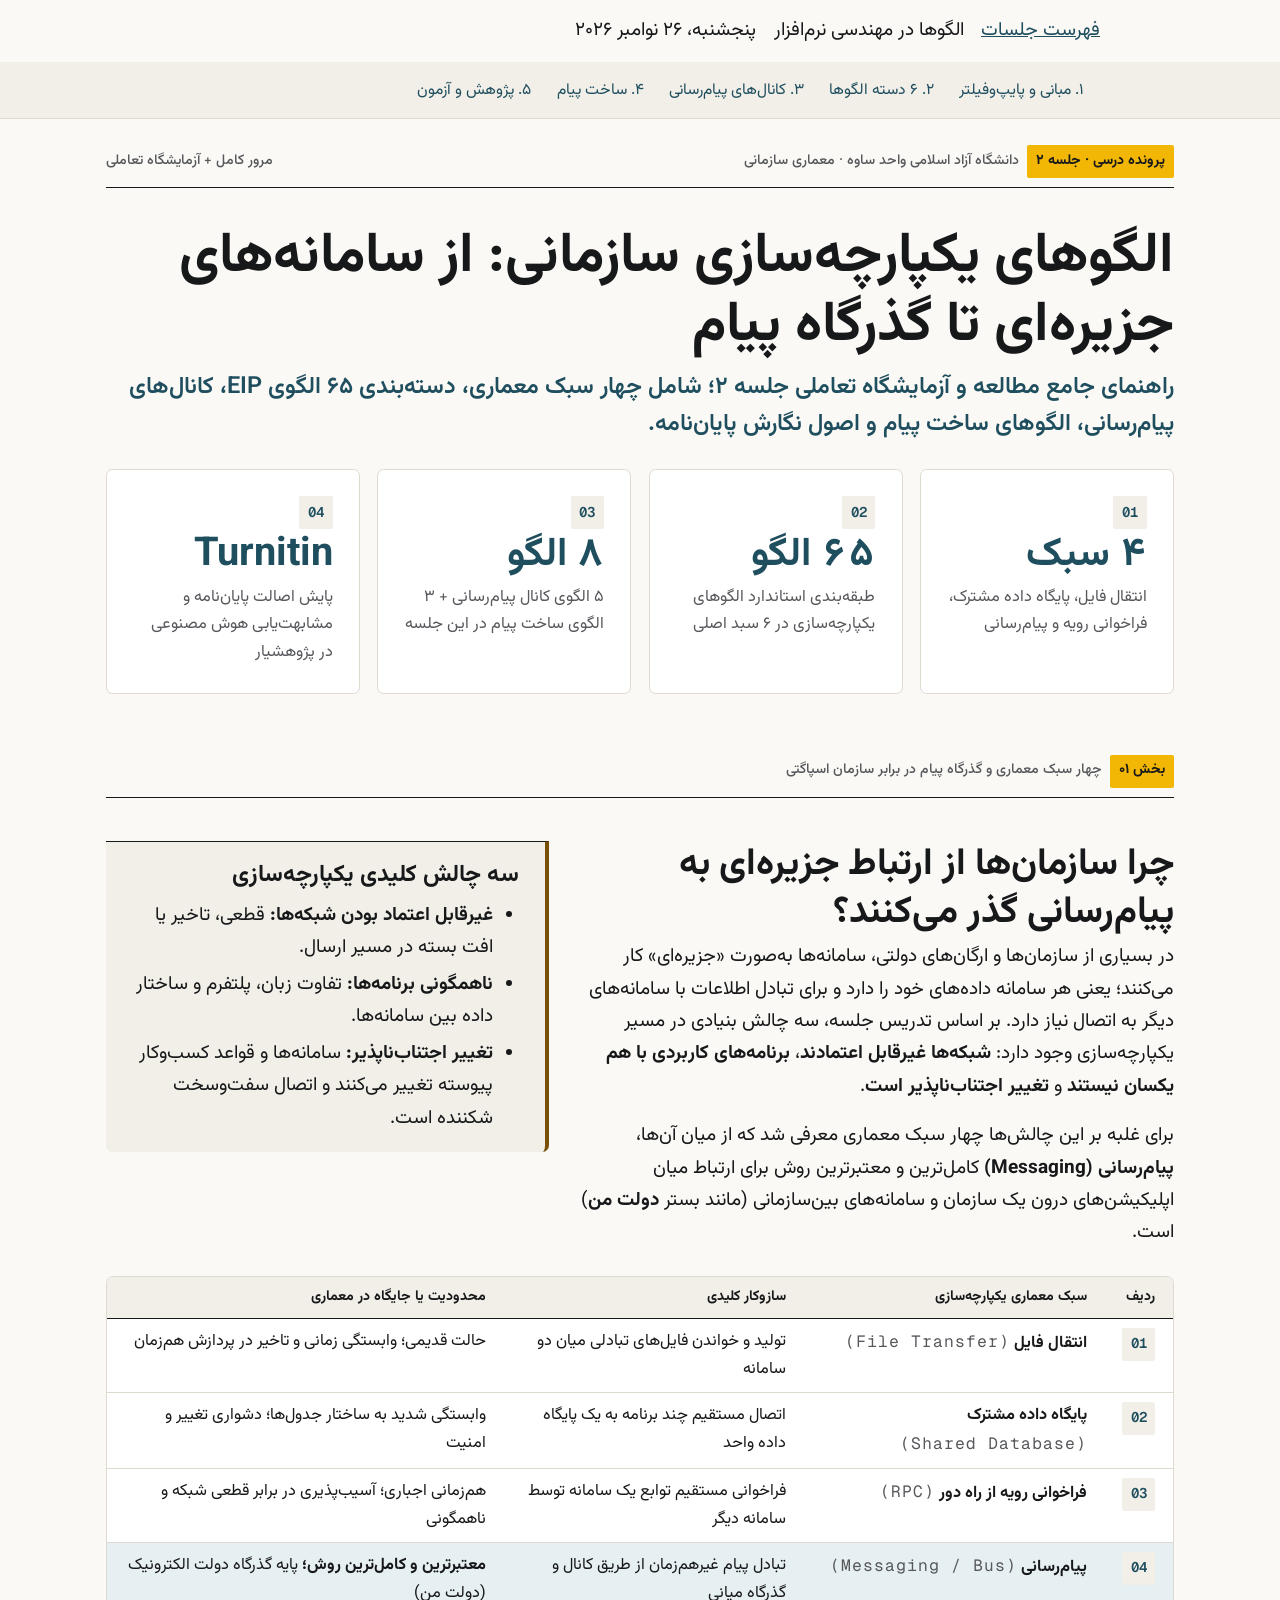
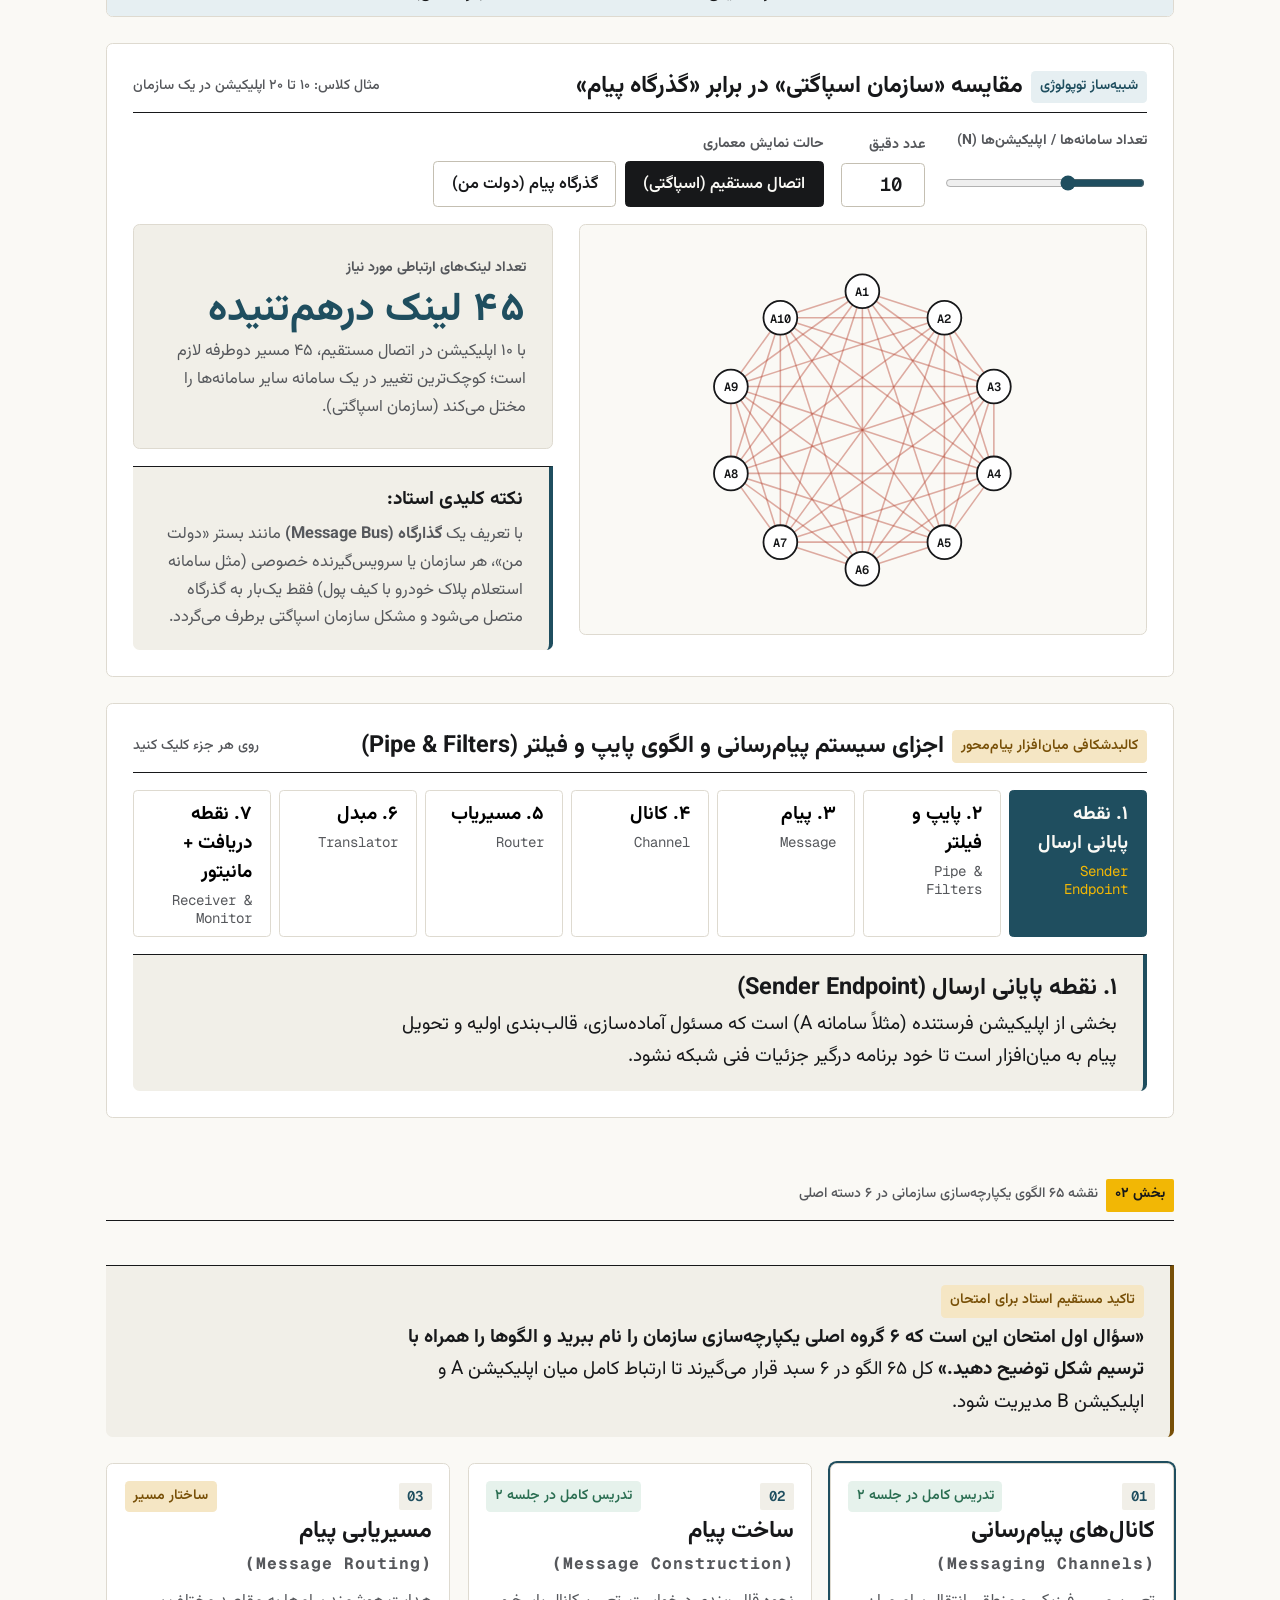
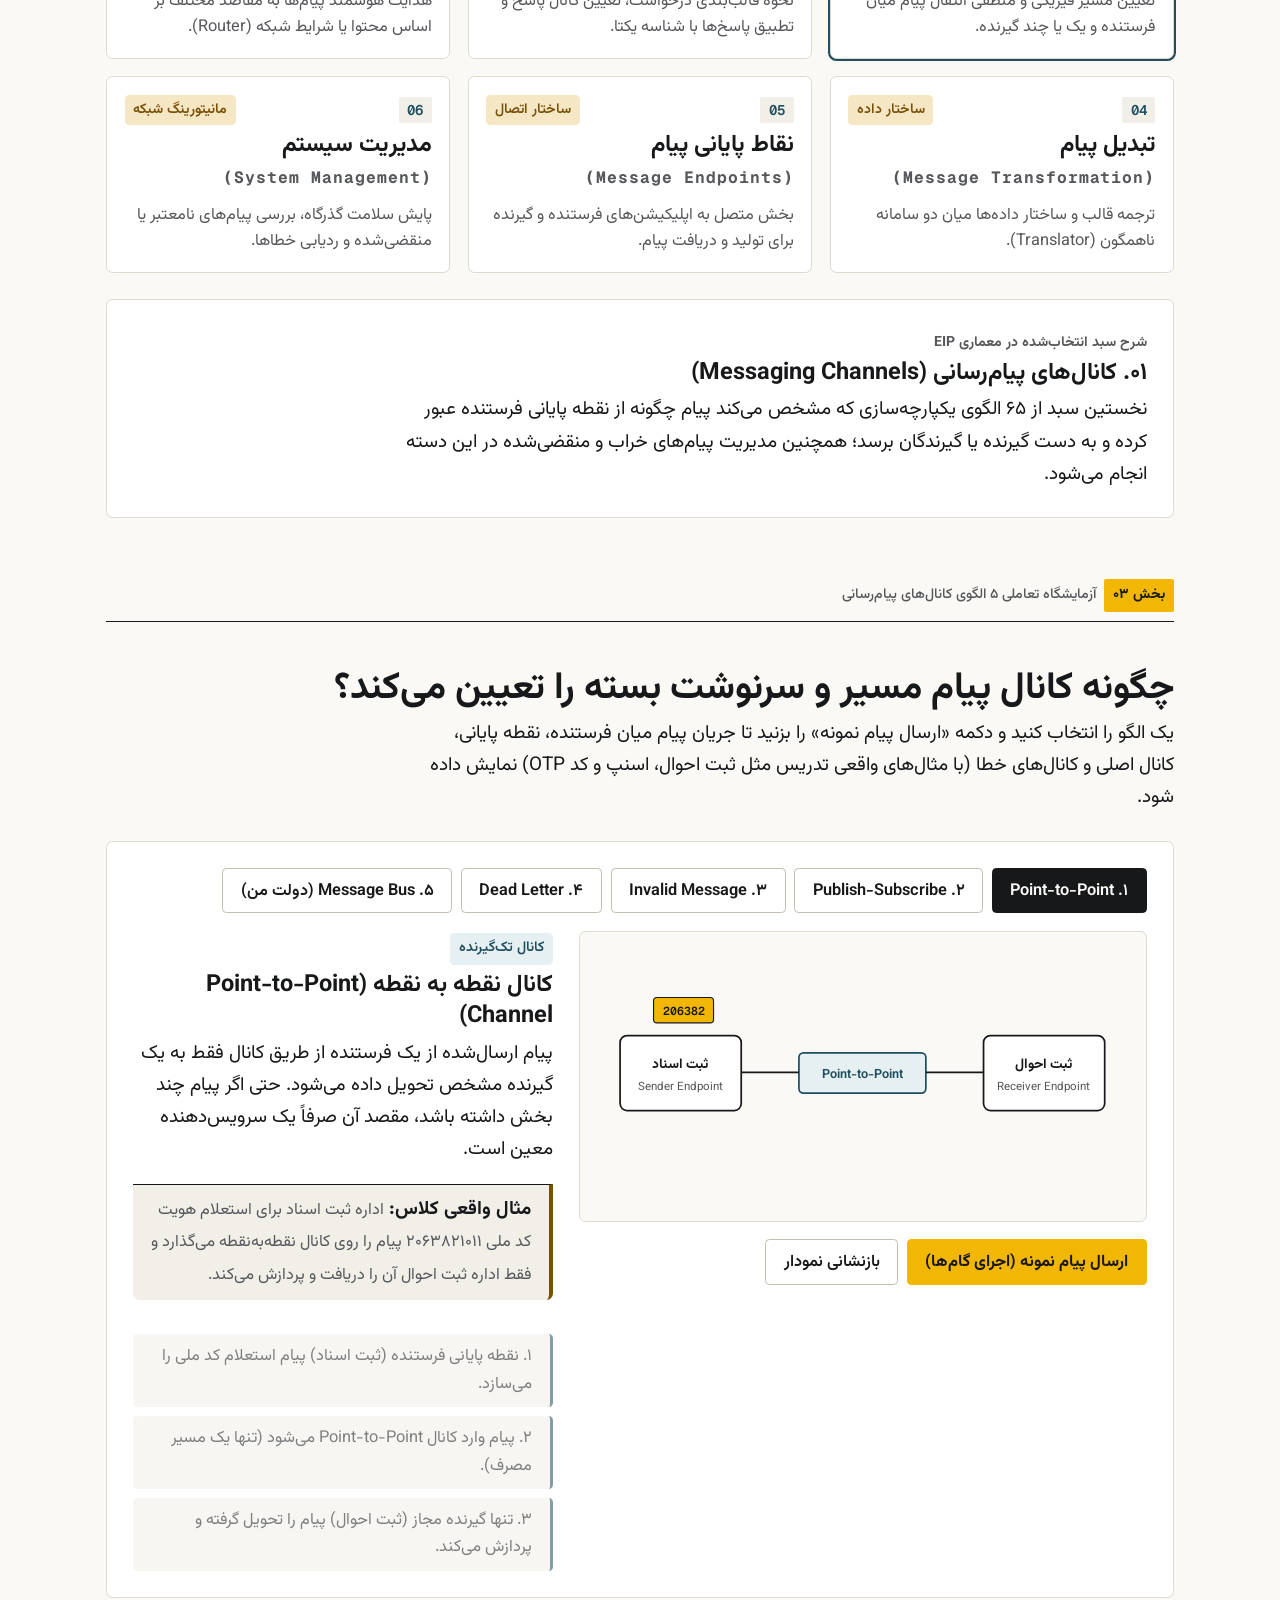
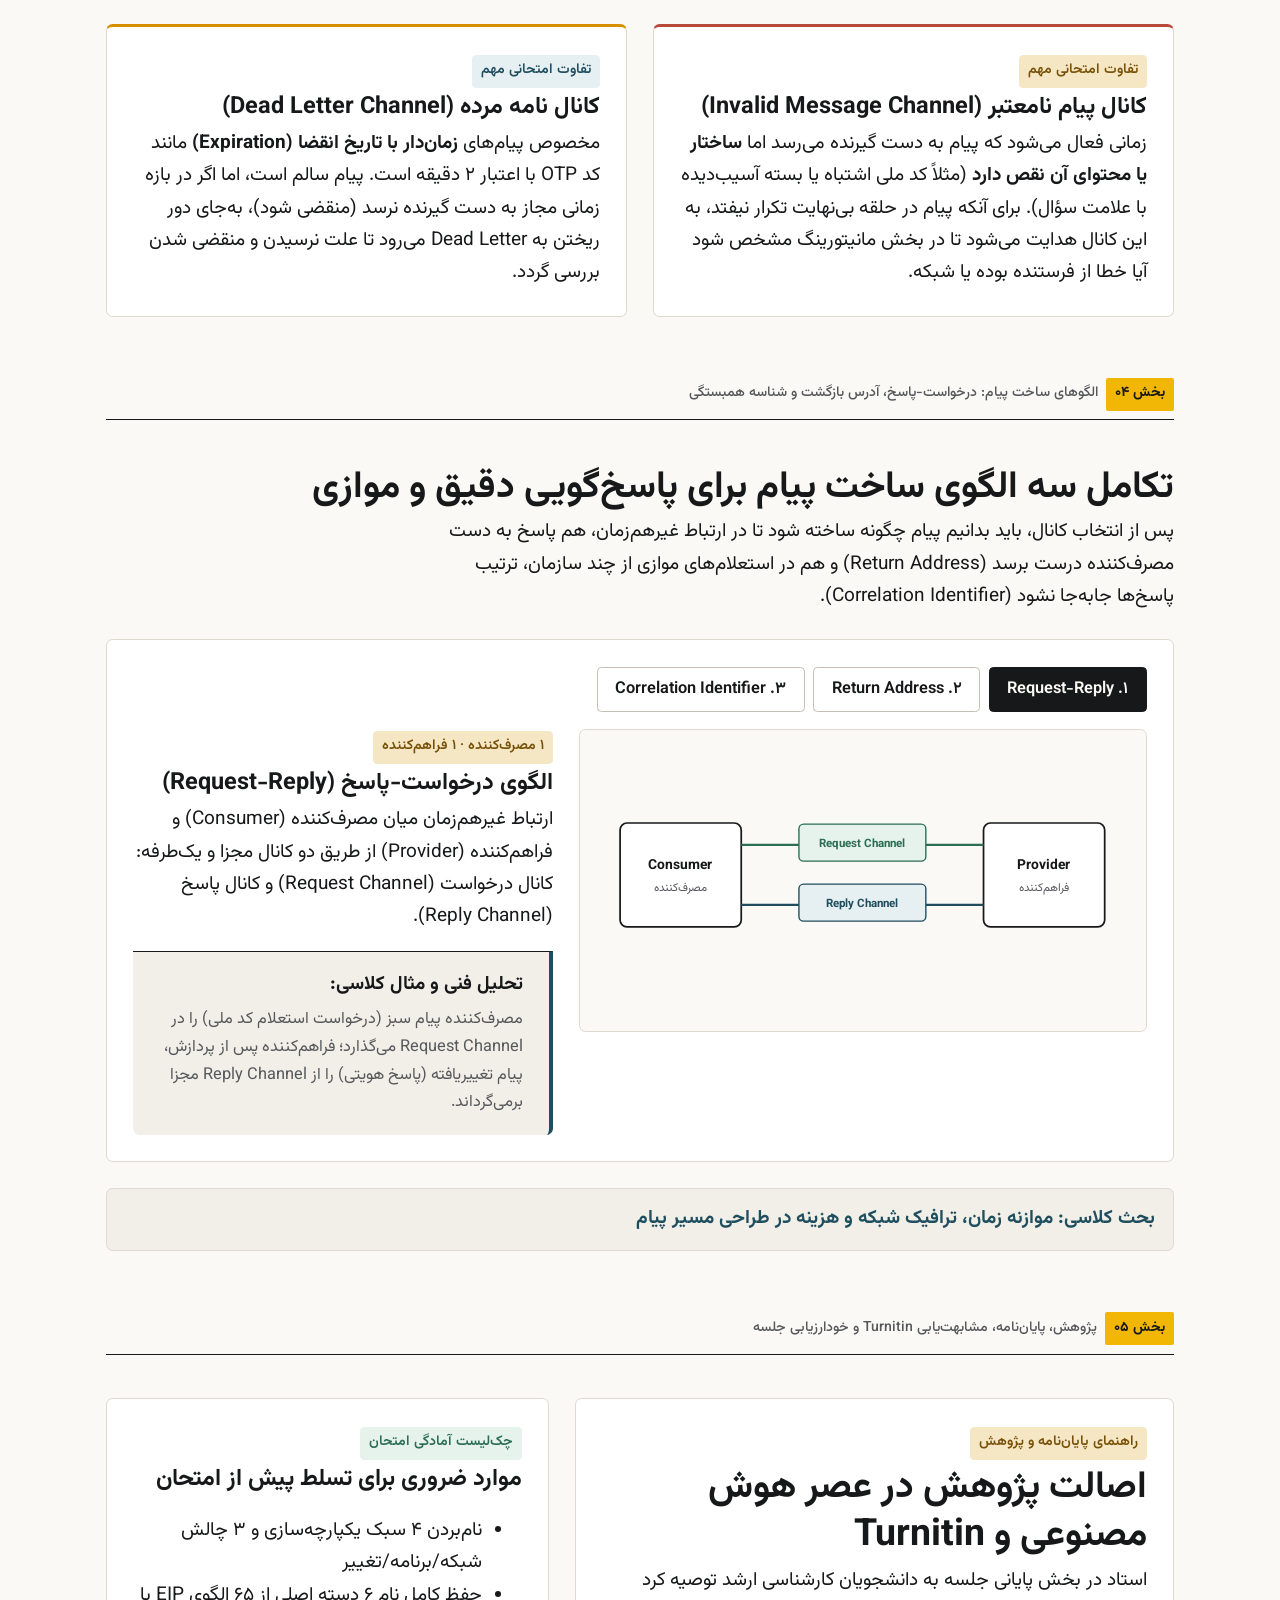
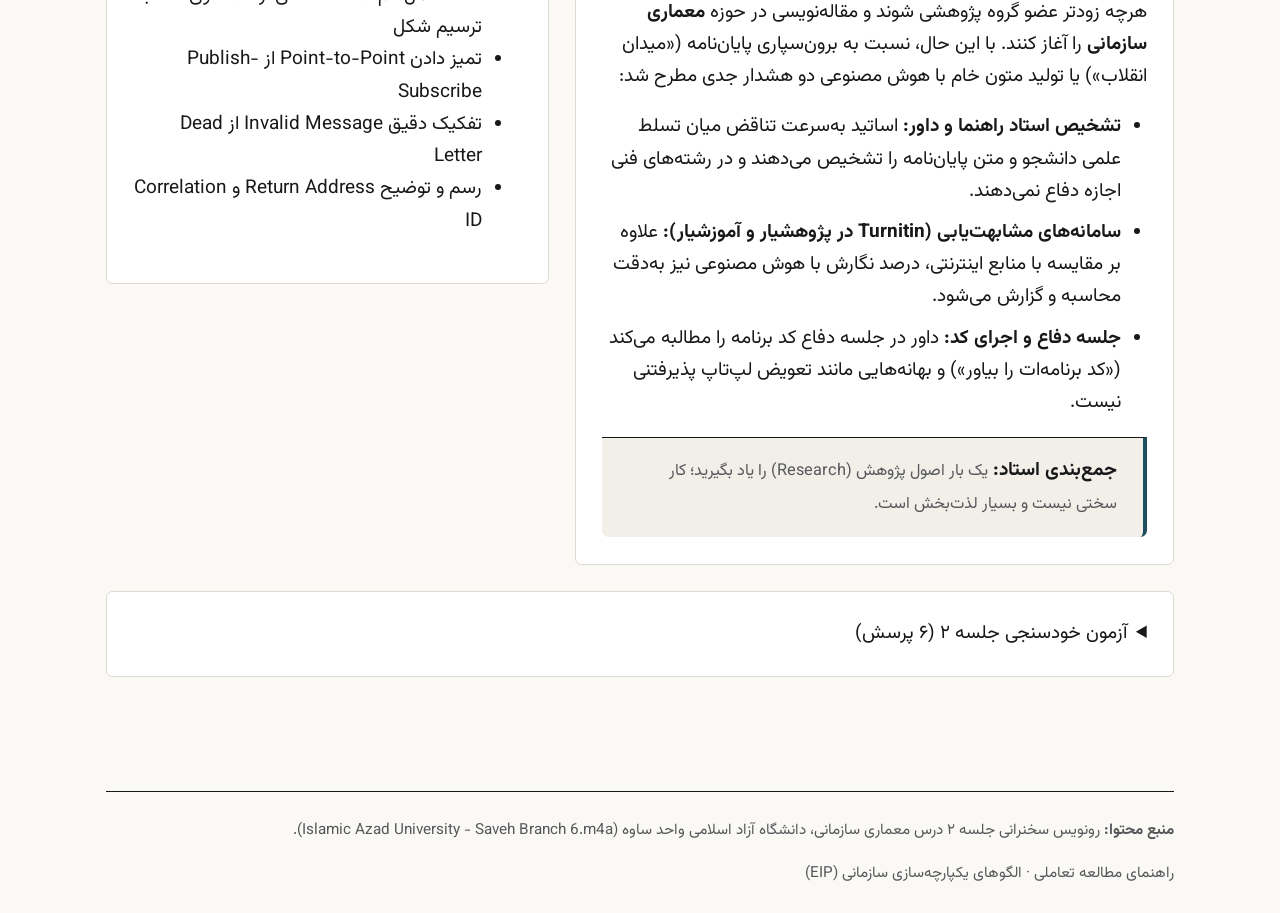
<file: semesters/01/Patterns in Software Engineering/2026-11-26.html>
<!DOCTYPE html>
<html lang="fa" dir="rtl">
<head>
  <meta charset="UTF-8">
  <meta name="viewport" content="width=device-width, initial-scale=1.0">
  <meta name="artifact-type" content="narrative">
  <meta name="design-style" content="briefing">
  <title>پرونده درسی جلسه ۲ · الگوهای یکپارچه‌سازی سازمانی (EIP)</title>
  <link rel="preconnect" href="https://fonts.googleapis.com">
  <link rel="preconnect" href="https://fonts.gstatic.com" crossorigin>
  <link href="https://fonts.googleapis.com/css2?family=Noto+Naskh+Arabic:wght@400;500;600;700&family=Vazirmatn:wght@400;500;600;700;800&family=Source+Serif+4:ital,opsz,wght@0,8..60,400;0,8..60,600;0,8..60,700;1,8..60,400&family=Plus+Jakarta+Sans:wght@400;500;600;700&family=Geist+Mono:wght@400;500;600&display=swap" rel="stylesheet">
  <style>
    :root {
      color-scheme: light;

      /* 1. Briefing style palette */
      --background: #faf9f5;
      --surface-container-low: #ffffff;
      --surface-container: #f1efe8;
      --surface-container-high: #e6e2d6;

      --on-surface: #17181a;
      --on-surface-variant: #56585c;

      --outline: #17181a;
      --outline-variant: #dedad0;

      --primary: #17181a;
      --on-primary: #faf9f5;
      --primary-container: #f2b705;
      --on-primary-container: #17181a;
      --secondary: #1f4e5f;
      --secondary-soft: #e6eff2;
      --tertiary: #785008;
      --tag-soft: #f5e6c4;
      --error: #b42318;
      --error-soft: #fbeae8;
      --on-error: #ffffff;

      /* Data series */
      --data-1: #1f4e5f;
      --data-2: #d99000;
      --data-3: #2b6e52;
      --data-4: #b84a39;
      --data-context: #c4bfb2;

      /* 2. RTL Persian + Briefing fonts */
      --font-headline: 'Noto Naskh Arabic', 'Source Serif 4', serif;
      --font-body: 'Vazirmatn', 'Plus Jakarta Sans', sans-serif;
      --font-label: 'Vazirmatn', 'Geist Mono', monospace;
      --font-mono: 'Geist Mono', monospace;

      /* Shape & rules */
      --rounded: 0.25rem;
      --rounded-lg: 0.375rem;
      --rounded-full: 0.25rem;
      --section-rule: 1.5px solid var(--outline);
      --card-border: 1px solid var(--outline-variant);
      --control-border: 1px solid var(--data-context);
      --badge-radius: 2px;
      --heading-tracking: 0;
      --label-tracking: 0;
      --mono-tracking: 0.06em;

      /* 3. Shared tokens */
      --positive: #2b6e52;
      --positive-soft: #e6f2ec;
      --warning: #d99000;
      --warning-soft: #fbf3df;
      --focus: #1f4e5f;

      /* Narrative type scale */
      --display-size: clamp(2.15rem, 1.45rem + 2.4vw, 3.25rem);
      --headline-size: clamp(1.55rem, 1.2rem + 1.3vw, 2.15rem);
      --subhead-size: clamp(1.125rem, 1.02rem + 0.45vw, 1.375rem);
      --body-size: clamp(1rem, 0.96rem + 0.2vw, 1.09rem);
      --label-size: clamp(0.75rem, 0.72rem + 0.12vw, 0.8125rem);

      /* Spacing scale (4pt base) */
      --space-xs: 0.25rem;
      --space-sm: 0.5rem;
      --space-md: 1rem;
      --space-lg: 1.5rem;
      --space-xl: 2.5rem;
      --space-2xl: 4rem;
      --space-3xl: 6rem;

      /* Motion */
      --ease-out: cubic-bezier(0.16, 1, 0.3, 1);
      --ease-in-out: cubic-bezier(0.65, 0, 0.35, 1);
      --dur-micro: 120ms;
      --dur-short: 220ms;
      --dur-long: 420ms;
    }

    /* Base reset */
    *, *::before, *::after { box-sizing: border-box; }
    html, body {
      overflow-x: clip;
      margin: 0;
      padding: 0;
      background-color: var(--background);
      color: var(--on-surface);
      font-family: var(--font-body);
      font-size: var(--body-size);
      line-height: 1.7;
      scroll-behavior: smooth;
    }
    header { position: static !important; }
    button, input, select, textarea {
      font-family: inherit;
      font-size: inherit;
      letter-spacing: 0;
    }

    :focus-visible {
      outline: 2.5px solid var(--focus);
      outline-offset: 2px;
    }

    .page-grid {
      display: grid;
      grid-template-columns: minmax(0, 1fr);
      gap: var(--space-xl);
      padding: var(--space-lg);
      max-width: 1120px;
      margin: 0 auto;
      overflow: hidden;
    }
    .page-grid * { min-width: 0; }

    /* Typography helpers */
    .title {
      font-family: var(--font-headline);
      font-weight: 700;
      font-size: var(--display-size);
      line-height: 1.24;
      color: var(--on-surface);
      margin: 0;
      letter-spacing: var(--heading-tracking);
    }
    h2.section-title {
      font-family: var(--font-headline);
      font-weight: 700;
      font-size: var(--headline-size);
      line-height: 1.28;
      color: var(--on-surface);
      margin: 0 0 var(--space-xs) 0;
      letter-spacing: var(--heading-tracking);
    }
    h3.card-title {
      font-family: var(--font-headline);
      font-weight: 700;
      font-size: var(--subhead-size);
      line-height: 1.35;
      color: var(--on-surface);
      margin: 0 0 var(--space-xs) 0;
    }
    .standfirst {
      font-family: var(--font-body);
      font-weight: 600;
      font-size: var(--subhead-size);
      color: var(--secondary);
      margin: var(--space-sm) 0 0 0;
      line-height: 1.55;
    }
    .prose {
      max-width: 68ch;
      color: var(--on-surface);
      margin: 0;
    }
    .prose + .prose {
      margin-top: var(--space-md);
    }
    .muted {
      color: var(--on-surface-variant);
      font-size: 0.9375rem;
    }
    .ltr-mono {
      font-family: var(--font-mono);
      direction: ltr;
      unicode-bidi: isolate;
      letter-spacing: var(--mono-tracking);
      display: inline-block;
    }

    /* Briefing Dossier Treatments */
    .dossier-bar {
      display: flex;
      flex-wrap: wrap;
      align-items: center;
      justify-content: space-between;
      gap: var(--space-sm);
      border-bottom: var(--section-rule);
      padding-bottom: var(--space-sm);
      margin-bottom: var(--space-md);
    }
    .dossier-bar-start {
      display: flex;
      flex-wrap: wrap;
      align-items: center;
      gap: var(--space-sm);
    }
    .dossier-pill {
      background-color: var(--primary-container);
      color: var(--on-primary-container);
      font-family: var(--font-body);
      font-weight: 700;
      font-size: var(--label-size);
      padding: var(--space-xs) var(--space-sm);
      border-radius: var(--badge-radius);
      display: inline-flex;
      align-items: center;
      gap: var(--space-xs);
    }
    .dossier-meta {
      font-family: var(--font-label);
      font-size: var(--label-size);
      color: var(--on-surface-variant);
      font-weight: 500;
    }
    .index-num {
      font-family: var(--font-mono);
      font-weight: 600;
      font-size: var(--label-size);
      color: var(--secondary);
      direction: ltr;
      unicode-bidi: isolate;
      display: inline-block;
      background-color: var(--surface-container);
      padding: var(--space-xs) var(--space-sm);
      border-radius: var(--badge-radius);
    }

    .figure-card {
      background-color: var(--surface-container-low);
      border: var(--card-border);
      border-radius: var(--rounded-lg);
      padding: var(--space-lg);
    }
    .figure-card .value {
      font-family: var(--font-headline);
      font-weight: 700;
      font-size: clamp(1.75rem, 1.4rem + 1.2vw, 2.35rem);
      line-height: 1.15;
      color: var(--secondary);
      font-variant-numeric: lining-nums tabular-nums;
      margin: var(--space-xs) 0;
    }

    .aside-box {
      background-color: var(--surface-container);
      border-top: var(--section-rule);
      padding: var(--space-md) var(--space-lg);
      border-radius: 0 0 var(--rounded-lg) var(--rounded-lg);
    }
    .aside-box.highlight-amber {
      border-right: 4px solid var(--tertiary);
    }
    .aside-box.highlight-teal {
      border-right: 4px solid var(--secondary);
    }
    .aside-box.highlight-error {
      background-color: var(--error-soft);
      border-top-color: var(--error);
      border-right: 4px solid var(--error);
    }

    .tag-chip {
      display: inline-flex;
      align-items: center;
      gap: var(--space-xs);
      background-color: var(--tag-soft);
      color: var(--tertiary);
      font-weight: 600;
      font-size: var(--label-size);
      padding: var(--space-xs) var(--space-sm);
      border-radius: var(--rounded);
    }
    .tag-chip.teal {
      background-color: var(--secondary-soft);
      color: var(--secondary);
    }
    .tag-chip.positive {
      background-color: var(--positive-soft);
      color: var(--positive);
    }

    /* Buttons */
    .btn {
      display: inline-flex;
      align-items: center;
      justify-content: center;
      gap: var(--space-xs);
      min-height: 44px;
      padding: var(--space-sm) var(--space-md);
      border-radius: var(--rounded);
      font-weight: 600;
      font-size: 0.9375rem;
      cursor: pointer;
      border: 1px solid transparent;
      transition: background-color var(--dur-micro) var(--ease-out),
                  color var(--dur-micro) var(--ease-out),
                  box-shadow var(--dur-micro) var(--ease-out),
                  transform var(--dur-micro) var(--ease-out);
    }
    .btn:active { transform: translateY(1px); }
    .btn-primary {
      background-color: var(--primary);
      color: var(--on-primary);
    }
    .btn-primary:hover {
      background-color: var(--secondary);
    }
    .btn-secondary {
      background-color: var(--surface-container-low);
      color: var(--on-surface);
      border: var(--control-border);
    }
    .btn-secondary:hover {
      background-color: var(--surface-container);
    }
    .btn-secondary.is-active,
    .btn-tab.is-active {
      background-color: var(--primary);
      color: var(--on-primary);
      border-color: var(--primary);
    }
    .btn-gold {
      background-color: var(--primary-container);
      color: var(--on-primary-container);
      font-weight: 700;
    }
    .btn-gold:hover {
      box-shadow: 0 0 0 2px var(--outline);
    }
    .btn:disabled {
      opacity: 0.55;
      cursor: not-allowed;
    }

    /* Masthead & Navigation Strip */
    .masthead {
      display: grid;
      gap: var(--space-md);
    }
    .kpi-grid {
      display: grid;
      grid-template-columns: repeat(auto-fit, minmax(min(210px, 100%), 1fr));
      gap: var(--space-md);
      margin-top: var(--space-sm);
    }
    /* Section Containers */
    section.dossier-section {
      display: grid;
      gap: var(--space-lg);
      padding-top: var(--space-md);
    }
    .split-grid {
      display: grid;
      grid-template-columns: minmax(0, 1.15fr) minmax(0, 0.85fr);
      gap: var(--space-lg);
      align-items: start;
    }
    .split-equal {
      display: grid;
      grid-template-columns: repeat(auto-fit, minmax(min(300px, 100%), 1fr));
      gap: var(--space-lg);
    }

    /* Tables */
    .table-wrap {
      overflow-x: auto;
      background-color: var(--surface-container-low);
      border: var(--card-border);
      border-radius: var(--rounded-lg);
    }
    table.dossier-table {
      width: 100%;
      border-collapse: collapse;
      text-align: right;
      font-size: 0.9375rem;
    }
    table.dossier-table thead th {
      background-color: var(--surface-container);
      border-bottom: var(--section-rule);
      padding: var(--space-sm) var(--space-md);
      font-weight: 700;
      font-size: var(--label-size);
      color: var(--on-surface);
      white-space: nowrap;
    }
    table.dossier-table tbody td {
      padding: var(--space-sm) var(--space-md);
      border-bottom: var(--card-border);
      vertical-align: top;
    }
    table.dossier-table tbody tr:last-child td {
      border-bottom: none;
    }
    table.dossier-table tbody tr.is-featured {
      background-color: var(--secondary-soft);
    }

    /* Interactive Topology Explorer */
    .control-row {
      display: flex;
      flex-wrap: wrap;
      align-items: end;
      gap: var(--space-md);
      margin-bottom: var(--space-md);
    }
    .field-group {
      display: grid;
      gap: var(--space-xs);
    }
    .field-label {
      font-size: var(--label-size);
      font-weight: 700;
      color: var(--on-surface-variant);
    }
    .range-input {
      width: 200px;
      accent-color: var(--secondary);
      min-height: 44px;
      cursor: pointer;
    }
    .num-input {
      width: 84px;
      min-height: 44px;
      padding: var(--space-xs) var(--space-sm);
      border: var(--control-border);
      border-radius: var(--rounded);
      background-color: var(--surface-container-low);
      color: var(--on-surface);
      font-family: var(--font-mono);
      font-weight: 600;
      text-align: center;
    }
    .diagram-stage {
      background-color: var(--background);
      border: var(--card-border);
      border-radius: var(--rounded-lg);
      padding: var(--space-md);
      min-height: 300px;
      display: grid;
      place-items: center;
    }
    .diagram-stage svg {
      width: 100%;
      height: auto;
      max-height: 340px;
      display: block;
    }

    /* Pipe & Filters Interactive Chain */
    .pipeline-strip {
      display: grid;
      grid-template-columns: repeat(auto-fit, minmax(min(130px, 100%), 1fr));
      gap: var(--space-sm);
    }
    .pipe-node {
      background-color: var(--surface-container-low);
      border: var(--card-border);
      border-radius: var(--rounded);
      padding: var(--space-sm) var(--space-md);
      text-align: right;
      cursor: pointer;
      min-height: 44px;
      display: grid;
      gap: var(--space-xs);
      align-content: start;
      transition: background-color var(--dur-micro) var(--ease-out),
                  box-shadow var(--dur-micro) var(--ease-out);
    }
    .pipe-node:hover {
      background-color: var(--surface-container);
    }
    .pipe-node.is-active {
      background-color: var(--secondary);
      color: var(--on-primary);
      border-color: var(--secondary);
    }
    .pipe-node.is-active .pipe-sub {
      color: var(--primary-container);
    }
    .pipe-sub {
      font-family: var(--font-mono);
      font-size: var(--label-size);
      color: var(--on-surface-variant);
      direction: ltr;
      unicode-bidi: isolate;
      text-align: right;
    }

    /* 6 Categories Card Grid */
    .card-grid {
      display: grid;
      grid-template-columns: repeat(auto-fit, minmax(min(280px, 100%), 1fr));
      gap: var(--space-md);
    }
    .category-card {
      background-color: var(--surface-container-low);
      border: var(--card-border);
      border-radius: var(--rounded-lg);
      padding: var(--space-md);
      text-align: right;
      cursor: pointer;
      display: grid;
      gap: var(--space-xs);
      align-content: start;
      transition: background-color var(--dur-micro) var(--ease-out),
                  box-shadow var(--dur-micro) var(--ease-out);
    }
    .category-card:hover {
      background-color: var(--surface-container);
    }
    .category-card.is-active {
      box-shadow: 0 0 0 2px var(--secondary);
      background-color: var(--surface-container-low);
    }

    /* Tabs Row for Simulators */
    .tab-row {
      display: flex;
      flex-wrap: wrap;
      gap: var(--space-sm);
    }

    /* Packet Animation Helpers */
    .packet-chip {
      display: inline-flex;
      align-items: center;
      gap: var(--space-xs);
      padding: var(--space-xs) var(--space-sm);
      border-radius: var(--badge-radius);
      font-family: var(--font-mono);
      font-size: var(--label-size);
      font-weight: 600;
      direction: ltr;
      unicode-bidi: isolate;
    }
    .sim-log {
      display: grid;
      gap: var(--space-sm);
      margin-top: var(--space-md);
    }
    .sim-step-item {
      display: flex;
      align-items: flex-start;
      gap: var(--space-sm);
      padding: var(--space-sm) var(--space-md);
      background-color: var(--surface-container);
      border-radius: var(--rounded);
      border-right: 3px solid var(--secondary);
      font-size: 0.9375rem;
      opacity: 0.55;
      transition: opacity var(--dur-short) var(--ease-out),
                  background-color var(--dur-short) var(--ease-out);
    }
    .sim-step-item.is-reached {
      opacity: 1;
      background-color: var(--surface-container-low);
      border: var(--card-border);
      border-right: 3px solid var(--secondary);
    }
    .sim-step-item.is-warn {
      border-right-color: var(--error);
    }



    /* Quiz */
    .quiz-item {
      background-color: var(--surface-container-low);
      border: var(--card-border);
      border-radius: var(--rounded-lg);
      padding: var(--space-lg);
      display: grid;
      gap: var(--space-md);
    }
    .quiz-options {
      display: grid;
      gap: var(--space-sm);
    }
    .quiz-opt {
      min-height: 44px;
      text-align: right;
      padding: var(--space-sm) var(--space-md);
      border-radius: var(--rounded);
      border: var(--control-border);
      background-color: var(--background);
      color: var(--on-surface);
      cursor: pointer;
      font-weight: 500;
      display: flex;
      align-items: center;
      gap: var(--space-sm);
      transition: background-color var(--dur-micro) var(--ease-out);
    }
    .quiz-opt:hover {
      background-color: var(--surface-container);
    }
    .quiz-opt.is-correct {
      background-color: var(--positive-soft);
      border-color: var(--positive);
      color: var(--positive);
      font-weight: 700;
    }
    .quiz-opt.is-wrong {
      background-color: var(--error-soft);
      border-color: var(--error);
      color: var(--error);
    }
    .quiz-feedback {
      padding: var(--space-sm) var(--space-md);
      border-radius: var(--rounded);
      background-color: var(--surface-container);
      font-size: 0.9375rem;
      display: none;
    }
    .quiz-feedback.is-visible {
      display: block;
    }

    /* Collapsible secondary details */
    details.dossier-details {
      background-color: var(--surface-container);
      border: var(--card-border);
      border-radius: var(--rounded-lg);
      padding: var(--space-sm) var(--space-md);
    }
    details.dossier-details summary {
      cursor: pointer;
      font-weight: 700;
      color: var(--secondary);
      min-height: 44px;
      display: flex;
      align-items: center;
      gap: var(--space-sm);
    }
    details.dossier-details[open] summary {
      margin-bottom: var(--space-sm);
      border-bottom: var(--card-border);
      padding-bottom: var(--space-sm);
    }

    /* Footer */
    footer.dossier-footer {
      border-top: var(--section-rule);
      padding-top: var(--space-lg);
      margin-top: var(--space-xl);
      display: flex;
      flex-wrap: wrap;
      justify-content: space-between;
      gap: var(--space-md);
      color: var(--on-surface-variant);
      font-size: 0.875rem;
    }

    @media (max-width: 640px) {
      .page-grid {
        grid-template-columns: minmax(0, 1fr);
        padding: var(--space-md);
        gap: var(--space-lg);
      }
      .split-grid {
        grid-template-columns: minmax(0, 1fr);
      }
      .range-input {
        width: 100%;
      }
    }

    @media (prefers-reduced-motion: reduce) {
      *, *::before, *::after {
        animation-duration: 0.01ms !important;
        transition-duration: 0.01ms !important;
        scroll-behavior: auto !important;
      }
    }

    .note-toc .toc-link {
      display: inline-flex;
      align-items: center;
      border-radius: var(--rounded);
      text-decoration: none;
    }
    .diagram-stage {
      display: block;
      min-height: auto;
    }
    .diagram-stage svg {
      max-height: none;
      margin-inline: auto;
    }
  </style>
  <link rel="stylesheet" href="../../session-note.css">
</head>
<body>
  <div class="note-masthead">
    <a href="index.html">فهرست جلسات</a>
    <span>الگوها در مهندسی نرم‌افزار</span>
    <time datetime="2026-11-26">پنجشنبه، ۲۶ نوامبر ۲۰۲۶</time>
  </div>
  <nav class="note-toc" aria-label="فهرست مطالب">
    <div class="note-toc-list">
      <a href="#sec-foundations" class="toc-link">۱. مبانی و پایپ‌وفیلتر</a>
      <a href="#sec-categories" class="toc-link">۲. ۶ دسته الگوها</a>
      <a href="#sec-channels" class="toc-link">۳. کانال‌های پیام‌رسانی</a>
      <a href="#sec-construction" class="toc-link">۴. ساخت پیام</a>
      <a href="#sec-research" class="toc-link">۵. پژوهش و آزمون</a>
    </div>
  </nav>
  <main class="page-grid">

    <!-- MASTHEAD -->
    <header class="masthead">
      <div class="dossier-bar">
        <div class="dossier-bar-start">
          <span class="dossier-pill">پرونده درسی · جلسه ۲</span>
          <span class="dossier-meta">دانشگاه آزاد اسلامی واحد ساوه · معماری سازمانی</span>
        </div>
        <span class="dossier-meta">مرور کامل + آزمایشگاه تعاملی</span>
      </div>

      <div>
        <h1 class="title">الگوهای یکپارچه‌سازی سازمانی: از سامانه‌های جزیره‌ای تا گذرگاه پیام</h1>
        <p class="standfirst">راهنمای جامع مطالعه و آزمایشگاه تعاملی جلسه ۲؛ شامل چهار سبک معماری، دسته‌بندی ۶۵ الگوی <bdi dir="ltr">EIP</bdi>، کانال‌های پیام‌رسانی، الگوهای ساخت پیام و اصول نگارش پایان‌نامه.</p>
      </div>

      <div class="kpi-grid">
        <div class="figure-card">
          <span class="index-num">01</span>
          <div class="value">۴ سبک</div>
          <div class="muted">انتقال فایل، پایگاه داده مشترک، فراخوانی رویه و پیام‌رسانی</div>
        </div>
        <div class="figure-card">
          <span class="index-num">02</span>
          <div class="value">۶۵ الگو</div>
          <div class="muted">طبقه‌بندی استاندارد الگوهای یکپارچه‌سازی در ۶ سبد اصلی</div>
        </div>
        <div class="figure-card">
          <span class="index-num">03</span>
          <div class="value">۸ الگو</div>
          <div class="muted">۵ الگوی کانال پیام‌رسانی + ۳ الگوی ساخت پیام در این جلسه</div>
        </div>
        <div class="figure-card">
          <span class="index-num">04</span>
          <div class="value">Turnitin</div>
          <div class="muted">پایش اصالت پایان‌نامه و مشابهت‌یابی هوش مصنوعی در پژوهشیار</div>
        </div>
      </div>

    </header>

    <!-- SECTION 01: FOUNDATIONS & PIPE AND FILTERS -->
    <section id="sec-foundations" class="dossier-section">
      <div class="dossier-bar">
        <div class="dossier-bar-start">
          <span class="dossier-pill">بخش ۰۱</span>
          <span class="dossier-meta">چهار سبک معماری و گذرگاه پیام در برابر سازمان اسپاگتی</span>
        </div>
      </div>

      <div class="split-grid">
        <div>
          <h2 class="section-title">چرا سازمان‌ها از ارتباط جزیره‌ای به پیام‌رسانی گذر می‌کنند؟</h2>
          <p class="prose">
            در بسیاری از سازمان‌ها و ارگان‌های دولتی، سامانه‌ها به‌صورت «جزیره‌ای» کار می‌کنند؛ یعنی هر سامانه داده‌های خود را دارد و برای تبادل اطلاعات با سامانه‌های دیگر به اتصال نیاز دارد. بر اساس تدریس جلسه، سه چالش بنیادی در مسیر یکپارچه‌سازی وجود دارد: <strong>شبکه‌ها غیرقابل اعتمادند</strong>، <strong>برنامه‌های کاربردی با هم یکسان نیستند</strong> و <strong>تغییر اجتناب‌ناپذیر است</strong>.
          </p>
          <p class="prose">
            برای غلبه بر این چالش‌ها چهار سبک معماری معرفی شد که از میان آن‌ها، <strong>پیام‌رسانی (<bdi dir="ltr">Messaging</bdi>)</strong> کامل‌ترین و معتبرترین روش برای ارتباط میان اپلیکیشن‌های درون یک سازمان و سامانه‌های بین‌سازمانی (مانند بستر <strong>دولت من</strong>) است.
          </p>
        </div>

        <aside class="aside-box highlight-amber">
          <h3 class="card-title">سه چالش کلیدی یکپارچه‌سازی</h3>
          <ul style="margin: var(--space-sm) 0 0 0; padding-right: var(--space-lg); display: grid; gap: var(--space-xs);">
            <li><strong>غیرقابل اعتماد بودن شبکه‌ها:</strong> قطعی، تاخیر یا افت بسته در مسیر ارسال.</li>
            <li><strong>ناهمگونی برنامه‌ها:</strong> تفاوت زبان، پلتفرم و ساختار داده بین سامانه‌ها.</li>
            <li><strong>تغییر اجتناب‌ناپذیر:</strong> سامانه‌ها و قواعد کسب‌وکار پیوسته تغییر می‌کنند و اتصال سفت‌وسخت شکننده است.</li>
          </ul>
        </aside>
      </div>

      <!-- 4 Styles Comparison Table -->
      <div class="table-wrap">
        <table class="dossier-table">
          <thead>
            <tr>
              <th>ردیف</th>
              <th>سبک معماری یکپارچه‌سازی</th>
              <th>سازوکار کلیدی</th>
              <th>محدودیت یا جایگاه در معماری</th>
            </tr>
          </thead>
          <tbody>
            <tr>
              <td><span class="index-num">01</span></td>
              <td><strong>انتقال فایل</strong> <span class="ltr-mono muted">(File Transfer)</span></td>
              <td>تولید و خواندن فایل‌های تبادلی میان دو سامانه</td>
              <td>حالت قدیمی؛ وابستگی زمانی و تاخیر در پردازش هم‌زمان</td>
            </tr>
            <tr>
              <td><span class="index-num">02</span></td>
              <td><strong>پایگاه داده مشترک</strong> <span class="ltr-mono muted">(Shared Database)</span></td>
              <td>اتصال مستقیم چند برنامه به یک پایگاه داده واحد</td>
              <td>وابستگی شدید به ساختار جدول‌ها؛ دشواری تغییر و امنیت</td>
            </tr>
            <tr>
              <td><span class="index-num">03</span></td>
              <td><strong>فراخوانی رویه از راه دور</strong> <span class="ltr-mono muted">(RPC)</span></td>
              <td>فراخوانی مستقیم توابع یک سامانه توسط سامانه دیگر</td>
              <td>هم‌زمانی اجباری؛ آسیب‌پذیری در برابر قطعی شبکه و ناهمگونی</td>
            </tr>
            <tr class="is-featured">
              <td><span class="index-num">04</span></td>
              <td><strong>پیام‌رسانی</strong> <span class="ltr-mono muted">(Messaging / Bus)</span></td>
              <td>تبادل پیام غیرهم‌زمان از طریق کانال و گذرگاه میانی</td>
              <td><strong>معتبرترین و کامل‌ترین روش؛</strong> پایه گذرگاه دولت الکترونیک (دولت من)</td>
            </tr>
          </tbody>
        </table>
      </div>

      <!-- Interactive Spaghetti vs Message Bus Topology -->
      <div class="figure-card">
        <div class="dossier-bar">
          <div class="dossier-bar-start">
            <span class="tag-chip teal">شبیه‌ساز توپولوژی</span>
            <h3 class="card-title" style="margin: 0;">مقایسه «سازمان اسپاگتی» در برابر «گذرگاه پیام»</h3>
          </div>
          <span class="dossier-meta">مثال کلاس: ۱۰ تا ۲۰ اپلیکیشن در یک سازمان</span>
        </div>

        <div class="control-row">
          <div class="field-group">
            <label class="field-label" for="slider-apps">تعداد سامانه‌ها / اپلیکیشن‌ها (<bdi dir="ltr">N</bdi>)</label>
            <input type="range" id="slider-apps" class="range-input" min="4" max="20" value="10" oninput="syncAppsFromSlider(this.value)">
          </div>
          <div class="field-group">
            <label class="field-label" for="input-apps">عدد دقیق</label>
            <input type="number" id="input-apps" class="num-input" min="4" max="20" value="10" oninput="syncAppsFromNumber(this.value)">
          </div>
          <div class="field-group">
            <span class="field-label">حالت نمایش معماری</span>
            <div class="tab-row">
              <button type="button" class="btn btn-secondary is-active" id="topo-btn-spaghetti" onclick="setTopologyMode('spaghetti')">اتصال مستقیم (اسپاگتی)</button>
              <button type="button" class="btn btn-secondary" id="topo-btn-bus" onclick="setTopologyMode('bus')">گذرگاه پیام (دولت من)</button>
            </div>
          </div>
        </div>

        <div class="split-grid">
          <div class="diagram-stage note-diagram-scroll" tabindex="0" id="topology-svg-stage" aria-live="polite"></div>
          <div style="display: grid; gap: var(--space-md);">
            <div class="figure-card" style="background-color: var(--surface-container);">
              <span class="field-label">تعداد لینک‌های ارتباطی مورد نیاز</span>
              <div class="value" id="topo-link-count">۴۵ لینک</div>
              <p class="muted" id="topo-link-explain" style="margin: 0;">
                در اتصال نقطه‌به‌نقطه بدون گذرگاه، هر برنامه باید به همه برنامه‌های دیگر متصل شود؛ با ۲۰ برنامه، ۱۹۰ خط درهم‌تنیده و «سازمان اسپاگتی» شکل می‌گیرد.
              </p>
            </div>
            <div class="aside-box highlight-teal">
              <strong>نکته کلیدی استاد:</strong>
              <p class="muted" style="margin: var(--space-xs) 0 0 0;">
                با تعریف یک <strong>گذارگاه (<bdi dir="ltr">Message Bus</bdi>)</strong> مانند بستر «دولت من»، هر سازمان یا سرویس‌گیرنده خصوصی (مثل سامانه استعلام پلاک خودرو با کیف پول) فقط یک‌بار به گذرگاه متصل می‌شود و مشکل سازمان اسپاگتی برطرف می‌گردد.
              </p>
            </div>
          </div>
        </div>
      </div>

      <!-- Pipe & Filters + 7 Anatomy Components -->
      <div class="figure-card">
        <div class="dossier-bar">
          <div class="dossier-bar-start">
            <span class="tag-chip">کالبدشکافی میان‌افزار پیام‌محور</span>
            <h3 class="card-title" style="margin: 0;">اجزای سیستم پیام‌رسانی و الگوی پایپ و فیلتر (<bdi dir="ltr">Pipe &amp; Filters</bdi>)</h3>
          </div>
          <span class="dossier-meta">روی هر جزء کلیک کنید</span>
        </div>

        <div class="pipeline-strip" role="tablist" aria-label="اجزای میان‌افزار پیام">
          <button type="button" class="pipe-node is-active" id="pipe-btn-0" onclick="selectPipePart(0)">
            <strong>۱. نقطه پایانی ارسال</strong>
            <span class="pipe-sub">Sender Endpoint</span>
          </button>
          <button type="button" class="pipe-node" id="pipe-btn-1" onclick="selectPipePart(1)">
            <strong>۲. پایپ و فیلتر</strong>
            <span class="pipe-sub">Pipe &amp; Filters</span>
          </button>
          <button type="button" class="pipe-node" id="pipe-btn-2" onclick="selectPipePart(2)">
            <strong>۳. پیام</strong>
            <span class="pipe-sub">Message</span>
          </button>
          <button type="button" class="pipe-node" id="pipe-btn-3" onclick="selectPipePart(3)">
            <strong>۴. کانال</strong>
            <span class="pipe-sub">Channel</span>
          </button>
          <button type="button" class="pipe-node" id="pipe-btn-4" onclick="selectPipePart(4)">
            <strong>۵. مسیریاب</strong>
            <span class="pipe-sub">Router</span>
          </button>
          <button type="button" class="pipe-node" id="pipe-btn-5" onclick="selectPipePart(5)">
            <strong>۶. مبدل</strong>
            <span class="pipe-sub">Translator</span>
          </button>
          <button type="button" class="pipe-node" id="pipe-btn-6" onclick="selectPipePart(6)">
            <strong>۷. نقطه دریافت + مانیتور</strong>
            <span class="pipe-sub">Receiver &amp; Monitor</span>
          </button>
        </div>

        <div class="aside-box highlight-teal" style="margin-top: var(--space-md);" id="pipe-detail-box" aria-live="polite">
          <h3 class="card-title" id="pipe-detail-title">۱. نقطه پایانی ارسال (Sender Endpoint)</h3>
          <p class="prose" id="pipe-detail-body">
            بخشی از اپلیکیشن فرستنده (مثلاً سامانه <bdi dir="ltr">A</bdi>) است که وظیفه آماده‌سازی و ارسال پیام به درون کانال را بر عهده دارد تا منطق اصلی برنامه درگیر جزئیات شبکه نشود.
          </p>
        </div>
      </div>
    </section>

    <!-- SECTION 02: 65 PATTERNS IN 6 CATEGORIES -->
    <section id="sec-categories" class="dossier-section">
      <div class="dossier-bar">
        <div class="dossier-bar-start">
          <span class="dossier-pill">بخش ۰۲</span>
          <span class="dossier-meta">نقشه ۶۵ الگوی یکپارچه‌سازی سازمانی در ۶ دسته اصلی</span>
        </div>
      </div>

      <div class="aside-box highlight-amber">
        <span class="tag-chip">تاکید مستقیم استاد برای امتحان</span>
        <p class="prose" style="margin-top: var(--space-xs);">
          <strong>«سؤال اول امتحان این است که ۶ گروه اصلی یکپارچه‌سازی سازمان را نام ببرید و الگوها را همراه با ترسیم شکل توضیح دهید.»</strong> کل ۶۵ الگو در ۶ سبد قرار می‌گیرند تا ارتباط کامل میان اپلیکیشن <bdi dir="ltr">A</bdi> و اپلیکیشن <bdi dir="ltr">B</bdi> مدیریت شود.
        </p>
      </div>

      <div class="card-grid" id="eip-categories-grid">
        <button type="button" class="category-card is-active" id="cat-card-0" onclick="selectCategory(0)">
          <div style="display: flex; justify-content: space-between; align-items: center; width: 100%;">
            <span class="index-num">01</span>
            <span class="tag-chip positive">تدریس کامل در جلسه ۲</span>
          </div>
          <h3 class="card-title">کانال‌های پیام‌رسانی <span class="ltr-mono muted">(Messaging Channels)</span></h3>
          <p class="muted" style="margin: 0;">تعیین مسیر فیزیکی و منطقی انتقال پیام میان فرستنده و یک یا چند گیرنده.</p>
        </button>

        <button type="button" class="category-card" id="cat-card-1" onclick="selectCategory(1)">
          <div style="display: flex; justify-content: space-between; align-items: center; width: 100%;">
            <span class="index-num">02</span>
            <span class="tag-chip positive">تدریس کامل در جلسه ۲</span>
          </div>
          <h3 class="card-title">ساخت پیام <span class="ltr-mono muted">(Message Construction)</span></h3>
          <p class="muted" style="margin: 0;">نحوه قالب‌بندی درخواست، تعیین کانال پاسخ و تطبیق پاسخ‌ها با شناسه یکتا.</p>
        </button>

        <button type="button" class="category-card" id="cat-card-2" onclick="selectCategory(2)">
          <div style="display: flex; justify-content: space-between; align-items: center; width: 100%;">
            <span class="index-num">03</span>
            <span class="tag-chip">ساختار مسیر</span>
          </div>
          <h3 class="card-title">مسیریابی پیام <span class="ltr-mono muted">(Message Routing)</span></h3>
          <p class="muted" style="margin: 0;">هدایت هوشمند پیام‌ها به مقاصد مختلف بر اساس محتوا یا شرایط شبکه (<bdi dir="ltr">Router</bdi>).</p>
        </button>

        <button type="button" class="category-card" id="cat-card-3" onclick="selectCategory(3)">
          <div style="display: flex; justify-content: space-between; align-items: center; width: 100%;">
            <span class="index-num">04</span>
            <span class="tag-chip">ساختار داده</span>
          </div>
          <h3 class="card-title">تبدیل پیام <span class="ltr-mono muted">(Message Transformation)</span></h3>
          <p class="muted" style="margin: 0;">ترجمه قالب و ساختار داده‌ها میان دو سامانه ناهمگون (<bdi dir="ltr">Translator</bdi>).</p>
        </button>

        <button type="button" class="category-card" id="cat-card-4" onclick="selectCategory(4)">
          <div style="display: flex; justify-content: space-between; align-items: center; width: 100%;">
            <span class="index-num">05</span>
            <span class="tag-chip">ساختار اتصال</span>
          </div>
          <h3 class="card-title">نقاط پایانی پیام <span class="ltr-mono muted">(Message Endpoints)</span></h3>
          <p class="muted" style="margin: 0;">بخش متصل به اپلیکیشن‌های فرستنده و گیرنده برای تولید و دریافت پیام.</p>
        </button>

        <button type="button" class="category-card" id="cat-card-5" onclick="selectCategory(5)">
          <div style="display: flex; justify-content: space-between; align-items: center; width: 100%;">
            <span class="index-num">06</span>
            <span class="tag-chip">مانیتورینگ شبکه</span>
          </div>
          <h3 class="card-title">مدیریت سیستم <span class="ltr-mono muted">(System Management)</span></h3>
          <p class="muted" style="margin: 0;">پایش سلامت گذرگاه، بررسی پیام‌های نامعتبر یا منقضی‌شده و ردیابی خطاها.</p>
        </button>
      </div>

      <div class="figure-card" id="category-detail-panel" aria-live="polite">
        <span class="field-label">شرح سبد انتخاب‌شده در معماری <bdi dir="ltr">EIP</bdi></span>
        <h3 class="card-title" id="cat-detail-title">۰۱. کانال‌های پیام‌رسانی (Messaging Channels)</h3>
        <p class="prose" id="cat-detail-body">
          نخستین سبد از ۶۵ الگوی یکپارچه‌سازی که مشخص می‌کند پیام چگونه از نقطه پایانی فرستنده عبور کرده و به دست گیرنده یا گیرندگان برسد؛ همچنین وضعیت پیام‌های خراب یا منقضی‌شده در این لایه مدیریت می‌شود.
        </p>
      </div>
    </section>

    <!-- SECTION 03: MESSAGING CHANNEL PATTERNS LAB -->
    <section id="sec-channels" class="dossier-section">
      <div class="dossier-bar">
        <div class="dossier-bar-start">
          <span class="dossier-pill">بخش ۰۳</span>
          <span class="dossier-meta">آزمایشگاه تعاملی ۵ الگوی کانال‌های پیام‌رسانی</span>
        </div>
      </div>

      <div>
        <h2 class="section-title">چگونه کانال پیام مسیر و سرنوشت بسته را تعیین می‌کند؟</h2>
        <p class="prose">
          یک الگو را انتخاب کنید و دکمه «ارسال پیام نمونه» را بزنید تا جریان پیام میان فرستنده، نقطه پایانی، کانال اصلی و کانال‌های خطا (با مثال‌های واقعی تدریس مثل ثبت احوال، اسنپ و کد <bdi dir="ltr">OTP</bdi>) نمایش داده شود.
        </p>
      </div>

      <div class="figure-card">
        <div class="tab-row" style="margin-bottom: var(--space-md);">
          <button type="button" class="btn btn-secondary is-active" id="ch-tab-p2p" onclick="selectChannelPattern('p2p')">۱. Point-to-Point</button>
          <button type="button" class="btn btn-secondary" id="ch-tab-pubsub" onclick="selectChannelPattern('pubsub')">۲. Publish-Subscribe</button>
          <button type="button" class="btn btn-secondary" id="ch-tab-invalid" onclick="selectChannelPattern('invalid')">۳. Invalid Message</button>
          <button type="button" class="btn btn-secondary" id="ch-tab-dead" onclick="selectChannelPattern('dead')">۴. Dead Letter</button>
          <button type="button" class="btn btn-secondary" id="ch-tab-bus" onclick="selectChannelPattern('bus')">۵. Message Bus (دولت من)</button>
        </div>

        <div class="split-grid">
          <div>
            <div class="diagram-stage note-diagram-scroll" tabindex="0" id="channel-svg-stage" aria-live="polite"></div>
            <div style="display: flex; flex-wrap: wrap; gap: var(--space-sm); margin-top: var(--space-md);">
              <button type="button" class="btn btn-gold" id="btn-run-channel-sim" onclick="runChannelSimulation()">
                ارسال پیام نمونه (اجرای گام‌ها)
              </button>
              <button type="button" class="btn btn-secondary" onclick="resetChannelSimulation()">
                بازنشانی نمودار
              </button>
            </div>
          </div>

          <div style="display: grid; gap: var(--space-md); align-content: start;">
            <div>
              <span class="tag-chip teal" id="ch-badge">کانال تک‌گیرنده</span>
              <h3 class="card-title" id="ch-title" style="margin-top: var(--space-xs);">کانال نقطه به نقطه (Point-to-Point)</h3>
              <p class="prose" id="ch-desc"></p>
            </div>
            <div class="aside-box highlight-amber" style="padding: var(--space-sm) var(--space-md);">
              <strong>مثال واقعی کلاس:</strong>
              <span id="ch-example" class="muted"></span>
            </div>
            <div class="sim-log" id="ch-sim-log"></div>
          </div>
        </div>
      </div>

      <!-- Critical Exam Comparison: Invalid Message vs Dead Letter -->
      <div class="split-equal">
        <div class="figure-card" style="border-top: 3px solid var(--data-4);">
          <span class="tag-chip">تفاوت امتحانی مهم</span>
          <h3 class="card-title" style="margin-top: var(--space-xs);">کانال پیام نامعتبر (<bdi dir="ltr">Invalid Message Channel</bdi>)</h3>
          <p class="prose">
            زمانی فعال می‌شود که پیام به دست گیرنده می‌رسد اما <strong>ساختار یا محتوای آن نقص دارد</strong> (مثلاً کد ملی اشتباه یا بسته آسیب‌دیده با علامت سؤال). برای آنکه پیام در حلقه بی‌نهایت تکرار نیفتد، به این کانال هدایت می‌شود تا در بخش مانیتورینگ مشخص شود آیا خطا از فرستنده بوده یا شبکه.
          </p>
        </div>

        <div class="figure-card" style="border-top: 3px solid var(--data-2);">
          <span class="tag-chip teal">تفاوت امتحانی مهم</span>
          <h3 class="card-title" style="margin-top: var(--space-xs);">کانال نامه مرده (<bdi dir="ltr">Dead Letter Channel</bdi>)</h3>
          <p class="prose">
            مخصوص پیام‌های <strong>زمان‌دار با تاریخ انقضا (<bdi dir="ltr">Expiration</bdi>)</strong> مانند کد <bdi dir="ltr">OTP</bdi> با اعتبار ۲ دقیقه است. پیام سالم است، اما اگر در بازه زمانی مجاز به دست گیرنده نرسد (منقضی شود)، به‌جای دور ریختن به <bdi dir="ltr">Dead Letter</bdi> می‌رود تا علت نرسیدن و منقضی شدن بررسی گردد.
          </p>
        </div>
      </div>
    </section>

    <!-- SECTION 04: MESSAGE CONSTRUCTION PATTERNS -->
    <section id="sec-construction" class="dossier-section">
      <div class="dossier-bar">
        <div class="dossier-bar-start">
          <span class="dossier-pill">بخش ۰۴</span>
          <span class="dossier-meta">الگوهای ساخت پیام: درخواست-پاسخ، آدرس بازگشت و شناسه همبستگی</span>
        </div>
      </div>

      <div>
        <h2 class="section-title">تکامل سه الگوی ساخت پیام برای پاسخ‌گویی دقیق و موازی</h2>
        <p class="prose">
          پس از انتخاب کانال، باید بدانیم پیام چگونه ساخته شود تا در ارتباط غیرهم‌زمان، هم پاسخ به دست مصرف‌کننده درست برسد (<bdi dir="ltr">Return Address</bdi>) و هم در استعلام‌های موازی از چند سازمان، ترتیب پاسخ‌ها جابه‌جا نشود (<bdi dir="ltr">Correlation Identifier</bdi>).
        </p>
      </div>

      <div class="figure-card">
        <div class="tab-row" style="margin-bottom: var(--space-md);">
          <button type="button" class="btn btn-secondary is-active" id="mc-tab-reqrep" onclick="selectConstructionPattern('reqrep')">۱. Request-Reply</button>
          <button type="button" class="btn btn-secondary" id="mc-tab-retaddr" onclick="selectConstructionPattern('retaddr')">۲. Return Address</button>
          <button type="button" class="btn btn-secondary" id="mc-tab-corr" onclick="selectConstructionPattern('corr')">۳. Correlation Identifier</button>
        </div>

        <div class="split-grid">
          <div>
            <div class="diagram-stage note-diagram-scroll" tabindex="0" id="construction-svg-stage" aria-live="polite"></div>
            <div id="corr-toggle-bar" style="display: none; margin-top: var(--space-md); flex-wrap: wrap; gap: var(--space-sm); align-items: center;">
              <span class="field-label" style="margin-left: var(--space-sm);">آزمایش ترتیب پاسخ‌های موازی:</span>
              <button type="button" class="btn btn-secondary" id="corr-btn-broken" onclick="setCorrelationMode('broken')">بدون شناسه (درهم‌ریختگی ترتیب)</button>
              <button type="button" class="btn btn-secondary is-active" id="corr-btn-fixed" onclick="setCorrelationMode('fixed')">با Correlation ID (تطبیق دقیق)</button>
            </div>
          </div>

          <div style="display: grid; gap: var(--space-md); align-content: start;">
            <div>
              <span class="tag-chip" id="mc-badge">۱ مصرف‌کننده · ۱ فراهم‌کننده</span>
              <h3 class="card-title" id="mc-title" style="margin-top: var(--space-xs);">الگوی درخواست-پاسخ (Request-Reply)</h3>
              <p class="prose" id="mc-desc"></p>
            </div>
            <div class="aside-box highlight-teal" id="mc-example-box">
              <strong>تحلیل فنی و مثال کلاسی:</strong>
              <p class="muted" id="mc-example" style="margin: var(--space-xs) 0 0 0;"></p>
            </div>
          </div>
        </div>
      </div>

      <!-- Cost vs Latency Trade-off Callout -->
      <details class="dossier-details">
        <summary>بحث کلاسی: موازنه زمان، ترافیک شبکه و هزینه در طراحی مسیر پیام</summary>
        <p class="prose">
          در پاسخ به پرسش دانشجویان درباره انتخاب الگو، استاد تاکید کرد که بهترین مسیر باید <strong>کمترین ترافیک شبکه و کمترین نرخ خطا</strong> را در <strong>زمان قابل قبول</strong> ایجاد کند. در بسیاری از سرویس‌های استعلامی (مانند دریافت هم‌زمان سوءپیشینه، نظام وظیفه، ثبت احوال و وضعیت بانکی برای وام)، ارزش <strong>زمان</strong> از هزینه مالی بیشتر است و اجرای موازی با <bdi dir="ltr">Correlation ID</bdi> بر ارسال ترتیبی کند ترجیح دارد. همچنین انتقاد شد که در کشور ما گاه حتی با وجود سرویس استعلامی، سازمان‌ها هنوز برگه فیزیکی طلب می‌کنند یا اتصال‌ها با تاخیر و قطعی مواجه است.
        </p>
      </details>
    </section>

    <!-- SECTION 05: THESIS RESEARCH, TURNITIN & MASTERY QUIZ -->
    <section id="sec-research" class="dossier-section">
      <div class="dossier-bar">
        <div class="dossier-bar-start">
          <span class="dossier-pill">بخش ۰۵</span>
          <span class="dossier-meta">پژوهش، پایان‌نامه، مشابهت‌یابی Turnitin و خودارزیابی جلسه</span>
        </div>
      </div>

      <div class="split-grid">
        <div class="figure-card">
          <span class="tag-chip">راهنمای پایان‌نامه و پژوهش</span>
          <h2 class="section-title" style="margin-top: var(--space-xs);">اصالت پژوهش در عصر هوش مصنوعی و <bdi dir="ltr">Turnitin</bdi></h2>
          <p class="prose">
            استاد در بخش پایانی جلسه به دانشجویان کارشناسی ارشد توصیه کرد هرچه زودتر عضو گروه پژوهشی شوند و مقاله‌نویسی در حوزه <strong>معماری سازمانی</strong> را آغاز کنند. با این حال، نسبت به برون‌سپاری پایان‌نامه («میدان انقلاب») یا تولید متون خام با هوش مصنوعی دو هشدار جدی مطرح شد:
          </p>
          <ul style="margin: var(--space-md) 0; padding-right: var(--space-lg); display: grid; gap: var(--space-sm);">
            <li><strong>تشخیص استاد راهنما و داور:</strong> اساتید به‌سرعت تناقض میان تسلط علمی دانشجو و متن پایان‌نامه را تشخیص می‌دهند و در رشته‌های فنی اجازه دفاع نمی‌دهند.</li>
            <li><strong>سامانه‌های مشابهت‌یابی (<bdi dir="ltr">Turnitin</bdi> در پژوهشیار و آموزشیار):</strong> علاوه بر مقایسه با منابع اینترنتی، درصد نگارش با هوش مصنوعی نیز به‌دقت محاسبه و گزارش می‌شود.</li>
            <li><strong>جلسه دفاع و اجرای کد:</strong> داور در جلسه دفاع کد برنامه را مطالبه می‌کند («کد برنامه‌ات را بیاور») و بهانه‌هایی مانند تعویض لپ‌تاپ پذیرفتنی نیست.</li>
          </ul>
          <div class="aside-box highlight-teal">
            <strong>جمع‌بندی استاد:</strong>
            <span class="muted">یک بار اصول پژوهش (<bdi dir="ltr">Research</bdi>) را یاد بگیرید؛ کار سختی نیست و بسیار لذت‌بخش است.</span>
          </div>
        </div>

        <!-- Exam Review Topics -->
        <div class="figure-card">
          <span class="tag-chip positive">چک‌لیست آمادگی امتحان</span>
          <h3 class="card-title" style="margin-top: var(--space-xs);">موارد ضروری برای تسلط پیش از امتحان</h3>
          <ul>
            <li>نام‌بردن ۴ سبک یکپارچه‌سازی و ۳ چالش شبکه/برنامه/تغییر</li>
            <li>حفظ کامل نام ۶ دسته اصلی از ۶۵ الگوی <bdi dir="ltr">EIP</bdi> با ترسیم شکل</li>
            <li>تمیز دادن <bdi dir="ltr">Point-to-Point</bdi> از <bdi dir="ltr">Publish-Subscribe</bdi></li>
            <li>تفکیک دقیق <bdi dir="ltr">Invalid Message</bdi> از <bdi dir="ltr">Dead Letter</bdi></li>
            <li>رسم و توضیح <bdi dir="ltr">Return Address</bdi> و <bdi dir="ltr">Correlation ID</bdi></li>
          </ul>
        </div>
      </div>

      <details class="figure-card" style="margin-bottom: var(--space-lg);">
        <summary>آزمون خودسنجی جلسه ۲ (۶ پرسش)</summary>
        <p><button type="button" class="btn btn-secondary" onclick="resetQuizInline(this)">بازنشانی آزمون</button></p>
        <div id="quiz-container" style="display: grid; gap: var(--space-md);"></div>
      </details>
    </section>

    <footer class="dossier-footer">
      <div>
        <strong>منبع محتوا:</strong> رونویس سخنرانی جلسه ۲ درس معماری سازمانی، دانشگاه آزاد اسلامی واحد ساوه (<bdi dir="ltr">Islamic Azad University - Saveh Branch 6.m4a</bdi>).
      </div>
      <div>
        راهنمای مطالعه تعاملی · الگوهای یکپارچه‌سازی سازمانی (<bdi dir="ltr">EIP</bdi>)
      </div>
    </footer>

  </main>
  <script>
    let quizAnswers = {};

    let topoMode = 'spaghetti';
    let topoApps = 10;
    let activePipeIndex = 0;
    let activeCategoryIndex = 0;
    let activeChannelKey = 'p2p';
    let channelStepIndex = 0;
    let activeConstructionKey = 'reqrep';
    let correlationMode = 'fixed';

    const pipePartsData = [
      {
        title: `۱. نقطه پایانی ارسال (Sender Endpoint)`,
        body: `بخشی از اپلیکیشن فرستنده (مثلاً سامانه A) است که مسئول آماده‌سازی، قالب‌بندی اولیه و تحویل پیام به میان‌افزار است تا خود برنامه درگیر جزئیات فنی شبکه نشود.`
      },
      {
        title: `۲. الگوی پایپ و فیلتر (Pipe & Filters)`,
        body: `در این الگو پیام به بخش‌ها یا مراحل متوالی تقسیم می‌شود و از فیلترهای گوناگون عبور می‌کند؛ مانند تماس تلفنی که در مبدأ صدا را کدگذاری (Encode) کرده، از مسیر ارسال می‌کند و در مقصد کدگشایی (Decode) و تحلیل می‌نماید.`
      },
      {
        title: `۳. پیام (Message)`,
        body: `بسته داده استاندارد شامل بدنه درخواست یا پاسخ (مانند کد ملی ۲۰۶۳۸۲۱۰۱۱) و سرآیند (Header) حاوی اطلاعات کنترلی نظیر آدرس بازگشت، شناسه همبستگی یا زمان انقضا.`
      },
      {
        title: `۴. کانال پیام (Messaging Channel)`,
        body: `مسیر منطقی انتقال پیام میان فرستنده و گیرنده؛ بسته به نیاز ممکن است نقطه‌به‌نقطه، انتشار-اشتراک، گذرگاه پیام یا کانال مدیریت خطا باشد.`
      },
      {
        title: `۵. مسیریاب (Message Router)`,
        body: `اجزایی که پیام را بر اساس محتوا، نوع درخواست یا وضعیت مقصد در گذرگاه مسیریابی می‌کنند تا پیام به سرویس‌دهنده درست هدایت شود.`
      },
      {
        title: `۶. مبدل (Message Translator)`,
        body: `فیلتر یا مؤلفه‌ای که ناهمگونی قالب داده‌ها میان دو سامانه متفاوت (مثلاً تبدیل ساختار داده سامانه ثبت اسناد به ثبت احوال) را برطرف می‌کند.`
      },
      {
        title: `۷. نقطه دریافت و بخش نظارت (Receiver Endpoint & Monitor)`,
        body: `نقطه پایانی گیرنده پیام را تحویل می‌گیرد و بخش مانیتورینگ شبکه وضعیت کل گذرگاه، پیام‌های نامعتبر (Invalid) و پیام‌های منقضی‌شده (Dead Letter) را پایش می‌کند.`
      }
    ];

    const categoryDetailsData = [
      {
        title: `۰۱. کانال‌های پیام‌رسانی (Messaging Channels)`,
        body: `نخستین سبد از ۶۵ الگوی یکپارچه‌سازی که مشخص می‌کند پیام چگونه از نقطه پایانی فرستنده عبور کرده و به دست گیرنده یا گیرندگان برسد؛ همچنین مدیریت پیام‌های خراب و منقضی‌شده در این دسته انجام می‌شود.`
      },
      {
        title: `۰۲. ساخت پیام (Message Construction)`,
        body: `شامل الگوهایی مانند Request-Reply، Return Address و Correlation Identifier است که تعیین می‌کنند پیام درخواست و پاسخ چگونه ساخته شوند و چگونه در محیط غیرهم‌زمان و موازی با هم تطبیق یابند.`
      },
      {
        title: `۰۳. مسیریابی پیام (Message Routing)`,
        body: `هنگامی که پیام وارد گذرگاه می‌شود، روترها تصمیم می‌گیرند بسته به محتوای پیام یا وضعیت سرویس‌ها، پیام به کدام مقصد یا چند مقصد ارسال شود.`
      },
      {
        title: `۰۴. تبدیل پیام (Message Transformation)`,
        body: `چون برنامه‌های کاربردی با هم یکسان نیستند، مبدل‌ها قالب پیام خروجی از سامانه A را به ساختار قابل فهم برای سامانه B تبدیل می‌کنند.`
      },
      {
        title: `۰۵. نقاط پایانی پیام (Message Endpoints)`,
        body: `لایه اتصال مستقیم اپلیکیشن‌ها به سیستم پیام‌رسانی؛ هم در سمت فرستنده (تولید و ارسال پیام) و هم در سمت گیرنده (دریافت و تشخیص اعتبار پیام).`
      },
      {
        title: `۰۶. مدیریت سیستم (System Management)`,
        body: `بخش مانیتورینگ و عیب‌یابی که از طریق بررسی کانال‌های Invalid Message و Dead Letter علت خرابی پیام، قطعی مسیر یا انقضای زمانی را ردیابی می‌کند.`
      }
    ];

    const channelPatternsData = {
      p2p: {
        badge: `کانال تک‌گیرنده`,
        title: `کانال نقطه به نقطه (Point-to-Point Channel)`,
        desc: `پیام ارسال‌شده از یک فرستنده از طریق کانال فقط به یک گیرنده مشخص تحویل داده می‌شود. حتی اگر پیام چند بخش داشته باشد، مقصد آن صرفاً یک سرویس‌دهنده معین است.`,
        example: `اداره ثبت اسناد برای استعلام هویت کد ملی ۲۰۶۳۸۲۱۰۱۱ پیام را روی کانال نقطه‌به‌نقطه می‌گذارد و فقط اداره ثبت احوال آن را دریافت و پردازش می‌کند.`,
        steps: [
          { text: `۱. نقطه پایانی فرستنده (ثبت اسناد) پیام استعلام کد ملی را می‌سازد.`, warn: false },
          { text: `۲. پیام وارد کانال Point-to-Point می‌شود (تنها یک مسیر مصرف).`, warn: false },
          { text: `۳. تنها گیرنده مجاز (ثبت احوال) پیام را تحویل گرفته و پردازش می‌کند.`, warn: false }
        ]
      },
      pubsub: {
        badge: `کانال چندگیرنده`,
        title: `کانال انتشار-اشتراک (Publish-Subscribe Channel)`,
        desc: `یک ناشر (Publisher) پیام را در کانال منتشر می‌کند و بیش از یک گیرنده (Subscriber) به‌طور هم‌زمان نسخه خود را دریافت می‌کنند؛ هر گیرنده‌ای که پاسخ دارد، واکنش نشان می‌دهد.`,
        example: `درخواست سفر در اسنپ که به‌جای یک راننده، برای مجموعه‌ای از رانندگان اطراف منتشر می‌شود تا هرکدام آماده بود بپذیرد.`,
        steps: [
          { text: `۱. ناشر یک رویداد یا درخواست واحد را به کانال Publish-Subscribe تحویل می‌دهد.`, warn: false },
          { text: `۲. کانال پیام را برای تمام مشترکین ثبت‌شده (رانندگان / سازمان‌ها) تکثیر می‌کند.`, warn: false },
          { text: `۳. گیرنده ۱، گیرنده ۲ و گیرنده ۳ هم‌زمان پیام را دریافت و بررسی می‌کنند.`, warn: false }
        ]
      },
      invalid: {
        badge: `مدیریت خطای ساختاری`,
        title: `کانال پیام نامعتبر (Invalid Message Channel)`,
        desc: `اگر پیامی ناقص، آسیب‌دیده یا دارای داده نامعتبر باشد، گیرنده برای جلوگیری از افتادن در حلقه خطای تکراری، آن را به کانال Invalid Message هدایت می‌کند تا بخش مانیتورینگ علت را بررسی نماید.`,
        example: `از سه پیام ارسال‌شده برای احراز هویت ثبت احوال، دو پیام معتبر است اما یکی کد ملی ناقص یا باگی دارد و به کانال پیام نامعتبر فرستاده می‌شود.`,
        steps: [
          { text: `۱. فرستنده سه پیام را از طریق کانال به سمت نقطه پایانی گیرنده ارسال می‌کند.`, warn: false },
          { text: `۲. نقطه پایانی گیرنده دو پیام سالم را می‌پذیرد اما پیام سوم (?) را نامعتبر تشخیص می‌دهد.`, warn: true },
          { text: `۳. پیام معیوب برای بررسی منشأ خطا (فرستنده یا مسیر شبکه) به Invalid Message Channel منتقل می‌شود.`, warn: true }
        ]
      },
      dead: {
        badge: `مدیریت انقضای زمانی`,
        title: `کانال پیام منقضی / نامه مرده (Dead Letter Channel)`,
        desc: `پیام‌هایی که تاریخ انقضا (Expiration) دارند، اگر پیش از پایان مهلت به دست گیرنده نرسند (به‌دلیل آفلاین بودن یا تاخیر مسیر)، دور انداخته نمی‌شوند بلکه به Dead Letter Channel می‌روند.`,
        example: `کد یک‌بارمصرف (OTP) با اعتبار ۲ دقیقه؛ اگر در این بازه تحویل نشود، برای بررسی علت انقضا در کانال Dead Letter نگهداری می‌شود.`,
        steps: [
          { text: `۱. پیام زمان‌دار (کد OTP با مهلت ۲ دقیقه) از نقطه پایانی فرستنده ارسال می‌شود.`, warn: false },
          { text: `۲. گیرنده در دسترس نیست و شمارشگر اعتبار پیام پیش از تحویل به پایان می‌رسد.`, warn: true },
          { text: `۳. سیستم به‌جای حذف پیام، آن را به Dead Letter Channel می‌فرستد تا در مانیتورینگ تحلیل شود.`, warn: true }
        ]
      },
      bus: {
        badge: `زیرساخت یکپارچه`,
        title: `گذرگاه پیام (Message Bus / دولت من)`,
        desc: `یک گذرگاه مرکزی که تمام اپلیکیشن‌های سازمانی و سامانه‌های بیرونی به‌جای اتصال مستقیم نقطه‌به‌نقطه به آن متصل می‌شوند و از این طریق «سازمان اسپاگتی» از بین می‌رود.`,
        example: `گذرگاه دولت الکترونیک (دولت من) که ثبت احوال، ثبت اسناد، راهور و حتی سرویس‌گیرندگان خصوصی استعلام پلاک (با کیف پول) از طریق آن تبادل اطلاعات می‌کنند.`,
        steps: [
          { text: `۱. سازمان‌های دولتی و سرویس‌های خصوصی هرکدام تنها یک اتصال با گذرگاه پیام برقرار می‌کنند.`, warn: false },
          { text: `۲. پیام استعلام با استاندارد مشترک روی Message Bus قرار می‌گیرد.`, warn: false },
          { text: `۳. گذرگاه پیام را به سازمان هدف هدایت کرده و پاسخ را بر بستر یکپارچه بازمی‌گرداند.`, warn: false }
        ]
      }
    };

    const constructionPatternsData = {
      reqrep: {
        badge: `۱ مصرف‌کننده · ۱ فراهم‌کننده`,
        title: `الگوی درخواست-پاسخ (Request-Reply)`,
        desc: `ارتباط غیرهم‌زمان میان مصرف‌کننده (Consumer) و فراهم‌کننده (Provider) از طریق دو کانال مجزا و یک‌طرفه: کانال درخواست (Request Channel) و کانال پاسخ (Reply Channel).`,
        example: `مصرف‌کننده پیام سبز (درخواست استعلام کد ملی) را در Request Channel می‌گذارد؛ فراهم‌کننده پس از پردازش، پیام تغییریافته (پاسخ هویتی) را از Reply Channel مجزا برمی‌گرداند.`
      },
      retaddr: {
        badge: `چند مصرف‌کننده · ۱ فراهم‌کننده`,
        title: `الگوی آدرس بازگشت (Return Address)`,
        desc: `وقتی چند سازمان (همراه اول، ایرانسل، مخابرات) از یک فراهم‌کننده واحد (ثبت احوال) روی یک Request Channel مشترک استعلام می‌گیرند، هر مصرف‌کننده نشانی کانال پاسخ اختصاصی خود را در هدر درخواست قرار می‌دهد.`,
        example: `مصرف‌کننده ۱ در سرآیند پیام می‌نویسد پاسخ را به Reply Channel 1 بفرست و مصرف‌کننده ۲ آدرس Reply Channel 2 را درج می‌کند تا پاسخ‌های مختلف با هم اشتباه نشوند.`
      },
      corr: {
        badge: `۱ مصرف‌کننده · چند فراهم‌کننده موازی`,
        title: `الگوی شناسه همبستگی (Correlation Identifier)`,
        desc: `وقتی یک مصرف‌کننده (مثلاً بانک برای بررسی وام) هم‌زمان از چند سازمان (ثبت احوال، دادگستری، نظام وظیفه) استعلام می‌گیرد، ممکن است پاسخ دوم زودتر از اول برسد. با درج یک شناسه یکتا در درخواست و کپی آن در پاسخ، تطبیق دقیق انجام می‌شود.`,
        example: `بانک پیام ۱ (CID-101) و پیام ۲ (CID-202) را هم‌زمان می‌فرستد؛ حتی اگر پاسخ CID-202 زودتر برگردد، بانک از روی شناسه می‌فهمد متعلق به استعلام دوم است.`
      }
    };

    const quizData = [
      {
        q: `۱. کدام سبک معماری از میان ۴ سبک یکپارچه‌سازی، به‌عنوان معتبرترین و کامل‌ترین روش برای اتصال سامانه‌های ناهمگون (مانند گذرگاه دولت من) معرفی شد؟`,
        options: [
          `انتقال فایل (File Transfer)`,
          `پایگاه داده مشترک (Shared Database)`,
          `فراخوانی رویه از راه دور (RPC)`,
          `پیام‌رسانی (Messaging)`
        ],
        correct: 3,
        explain: `در تدریس تاکید شد پیام‌رسانی با تکیه بر گذرگاه و الگوهای استاندارد، چالش‌های شبکه غیرقابل اعتماد، ناهمگونی برنامه‌ها و تغییر اجتناب‌ناپذیر را بهتر از سه روش دیگر مدیریت می‌کند.`
      },
      {
        q: `۲. استعلام هویت کد ملی از اداره ثبت اسناد به اداره ثبت احوال و ارسال درخواست سفر اسنپ به گروهی از رانندگان، به‌ترتیب کدام نوع کانال هستند؟`,
        options: [
          `هر دو Publish-Subscribe`,
          `Point-to-Point و سپس Publish-Subscribe`,
          `Dead Letter و سپس Point-to-Point`,
          `Invalid Message و سپس Message Bus`
        ],
        correct: 1,
        explain: `استعلام از یک مرجع مشخص (ثبت احوال) کانال Point-to-Point است، اما انتشار یک درخواست برای چند گیرنده احتمالی (رانندگان اسنپ) کانال Publish-Subscribe محسوب می‌شود.`
      },
      {
        q: `۳. اگر یک کد OTP با اعتبار ۲ دقیقه‌ای پیش از رسیدن به گیرنده منقضی شود، به کدام کانال فرستاده می‌شود؟`,
        options: [
          `Invalid Message Channel`,
          `Reply Channel`,
          `Dead Letter Channel`,
          `Return Address Channel`
        ],
        correct: 2,
        explain: `پیام‌های سالمی که تاریخ انقضا (Expiration) دارند و در بازه زمانی به گیرنده نمی‌رسند به Dead Letter Channel می‌روند؛ در حالی که پیام‌های ناقص یا معیوب به Invalid Message Channel هدایت می‌شوند.`
      },
      {
        q: `۴. وقتی چندین مصرف‌کننده (همراه اول، ایرانسل، مخابرات) از طریق یک کانال درخواست مشترک از ثبت احوال استعلام می‌گیرند، فراهم‌کننده چگونه کانال پاسخ درست را تشخیص می‌دهد؟`,
        options: [
          `با استفاده از الگوی Pipe & Filters`,
          `از طریق آدرس کانال پاسخ درج‌شده در سرآیند پیام (Return Address)`,
          `از طریق حذف کانال پاسخ و استفاده از پایگاه داده مشترک`,
          `با تبدیل پیام به Dead Letter`
        ],
        correct: 1,
        explain: `در الگوی Return Address هر مصرف‌کننده هنگام ساخت درخواست، آدرس Reply Channel اختصاصی خود را در هدر پیام مشخص می‌کند.`
      },
      {
        q: `۵. در استعلام موازی بانک از چند سازمان (ثبت احوال و سوءپیشینه)، چرا الگوی Correlation Identifier ضروری است؟`,
        options: [
          `چون ترتیب رسیدن پاسخ‌ها ممکن است با ترتیب ارسال درخواست‌ها متفاوت باشد`,
          `چون فقط یک کانال یک‌طرفه وجود دارد`,
          `چون پیام‌های منقضی‌شده باید کدگذاری شوند`,
          `چون پایگاه داده مشترک اجازه استعلام موازی نمی‌دهد`
        ],
        correct: 0,
        explain: `در اجرای موازی ممکن است پاسخ دوم زودتر از پاسخ اول برسد؛ وجود شناسه یکتا (Correlation ID) که از درخواست به پاسخ کپی می‌شود، تطبیق دقیق بدون انتظار ترتیبی را ممکن می‌کند.`
      },
      {
        q: `۶. در بحث پایان‌نامه و اصالت علمی جلسه ۲، سامانه Turnitin در پورتال‌های پژوهشیار و آموزشیار چه نقشی دارد؟`,
        options: [
          `فقط تبدیل فایل‌های پایان نامه به PDF`,
          `مسیریابی پیام‌های سازمانی در شبکه دانشگاه`,
          `محاسبه درصد مشابهت با منابع اینترنتی و تشخیص نگارش با هوش مصنوعی`,
          `تایید خودکار دفاع بدون نیاز به ارائه کد برنامه`
        ],
        correct: 2,
        explain: `استاد توضیح داد Turnitin علاوه بر مشابهت‌یابی متون اینترنتی، میزان استفاده از هوش مصنوعی را نیز گزارش می‌کند و در جلسه دفاع هم ارائه و اجرای واقعی کد توسط دانشجو الزامی است.`
      }
    ];

    function toPersianDigits(num) {
      const map = ['۰', '۱', '۲', '۳', '۴', '۵', '۶', '۷', '۸', '۹'];
      return String(num).replace(/\d/g, (d) => map[Number(d)]);
    }

    /* Section 1: Topology Explorer */
    function syncAppsFromSlider(val) {
      const n = Math.max(4, Math.min(20, Number(val) || 10));
      topoApps = n;
      const numEl = document.getElementById('input-apps');
      if (numEl) numEl.value = n;
      renderTopology();
    }

    function syncAppsFromNumber(val) {
      const n = Math.max(4, Math.min(20, Number(val) || 10));
      topoApps = n;
      const sliderEl = document.getElementById('slider-apps');
      if (sliderEl) sliderEl.value = n;
      renderTopology();
    }

    function setTopologyMode(mode) {
      topoMode = mode;
      const b1 = document.getElementById('topo-btn-spaghetti');
      const b2 = document.getElementById('topo-btn-bus');
      if (b1) b1.classList.toggle('is-active', mode === 'spaghetti');
      if (b2) b2.classList.toggle('is-active', mode === 'bus');
      renderTopology();
    }

    function renderTopology() {
      const stage = document.getElementById('topology-svg-stage');
      const countEl = document.getElementById('topo-link-count');
      const explainEl = document.getElementById('topo-link-explain');
      if (!stage) return;

      const n = topoApps;
      const cx = 220;
      const cy = 155;
      const r = 115;
      const pts = [];
      for (let i = 0; i < n; i += 1) {
        const ang = (2 * Math.PI * i) / n - Math.PI / 2;
        pts.push({
          x: Math.round(cx + r * Math.cos(ang)),
          y: Math.round(cy + r * Math.sin(ang))
        });
      }

      let linesSvg = ``;
      let centerSvg = ``;

      if (topoMode === 'spaghetti') {
        const links = (n * (n - 1)) / 2;
        if (countEl) countEl.textContent = `${toPersianDigits(links)} لینک درهم‌تنیده`;
        if (explainEl) {
          explainEl.textContent = `با ${toPersianDigits(n)} اپلیکیشن در اتصال مستقیم، ${toPersianDigits(links)} مسیر دوطرفه لازم است؛ کوچک‌ترین تغییر در یک سامانه سایر سامانه‌ها را مختل می‌کند (سازمان اسپاگتی).`;
        }
        for (let i = 0; i < n; i += 1) {
          for (let j = i + 1; j < n; j += 1) {
            linesSvg += `<line x1="${pts[i].x}" y1="${pts[i].y}" x2="${pts[j].x}" y2="${pts[j].y}" stroke="var(--data-4)" stroke-opacity="0.45" stroke-width="1.3" />`;
          }
        }
      } else {
        if (countEl) countEl.textContent = `${toPersianDigits(n)} اتصال به گذرگاه`;
        if (explainEl) {
          explainEl.textContent = `با گذرگاه پیام (دولت من)، هر یک از ${toPersianDigits(n)} سامانه تنها یک بار به گذرگاه مرکزی وصل می‌شود؛ پیچیدگی از ${toPersianDigits((n * (n - 1)) / 2)} به ${toPersianDigits(n)} کاهش می‌یابد.`;
        }
        for (let i = 0; i < n; i += 1) {
          linesSvg += `<line x1="${pts[i].x}" y1="${pts[i].y}" x2="${cx}" y2="${cy}" stroke="var(--secondary)" stroke-width="2" />`;
        }
        centerSvg = `
          <rect x="${cx - 64}" y="${cy - 22}" width="128" height="44" rx="6" fill="var(--primary-container)" stroke="var(--outline)" stroke-width="1.5" />
          <text x="${cx}" y="${cy + 5}" text-anchor="middle" font-size="12" font-weight="700" fill="var(--on-primary-container)">گذرگاه پیام (دولت من)</text>
        `;
      }

      let nodesSvg = ``;
      pts.forEach((p, idx) => {
        nodesSvg += `
          <circle cx="${p.x}" cy="${p.y}" r="14" fill="var(--surface-container-low)" stroke="var(--outline)" stroke-width="1.5" />
          <text x="${p.x}" y="${p.y + 4}" text-anchor="middle" font-family="var(--font-mono)" font-size="10" font-weight="600" fill="var(--on-surface)">A${idx + 1}</text>
        `;
      });

      stage.innerHTML = `
        <svg viewBox="0 0 440 310" role="img" aria-label="نمودار مقایسه اتصال مستقیم و گذرگاه پیام">
          ${linesSvg}
          ${centerSvg}
          ${nodesSvg}
        </svg>
      `;
    }

    /* Section 1: Pipe & Filter selector */
    function selectPipePart(idx) {
      activePipeIndex = idx;
      for (let i = 0; i < pipePartsData.length; i += 1) {
        const btn = document.getElementById(`pipe-btn-${i}`);
        if (btn) btn.classList.toggle('is-active', i === idx);
      }
      const item = pipePartsData[idx];
      const tEl = document.getElementById('pipe-detail-title');
      const bEl = document.getElementById('pipe-detail-body');
      if (tEl && item) tEl.textContent = item.title;
      if (bEl && item) bEl.textContent = item.body;
    }

    /* Section 2: 6 Categories selector */
    function selectCategory(idx) {
      activeCategoryIndex = idx;
      for (let i = 0; i < categoryDetailsData.length; i += 1) {
        const card = document.getElementById(`cat-card-${i}`);
        if (card) card.classList.toggle('is-active', i === idx);
      }
      const item = categoryDetailsData[idx];
      const tEl = document.getElementById('cat-detail-title');
      const bEl = document.getElementById('cat-detail-body');
      if (tEl && item) tEl.textContent = item.title;
      if (bEl && item) bEl.textContent = item.body;
    }

    /* Section 3: Channel Patterns Simulator */
    function selectChannelPattern(key) {
      activeChannelKey = key;
      channelStepIndex = 0;
      const keys = ['p2p', 'pubsub', 'invalid', 'dead', 'bus'];
      keys.forEach((k) => {
        const btn = document.getElementById(`ch-tab-${k}`);
        if (btn) btn.classList.toggle('is-active', k === key);
      });
      renderChannelPanel();
    }

    function runChannelSimulation() {
      const data = channelPatternsData[activeChannelKey];
      if (!data) return;
      channelStepIndex = channelStepIndex < data.steps.length ? channelStepIndex + 1 : 1;
      renderChannelPanel();
    }

    function resetChannelSimulation() {
      channelStepIndex = 0;
      renderChannelPanel();
    }

    function renderChannelPanel() {
      const data = channelPatternsData[activeChannelKey];
      if (!data) return;

      const badge = document.getElementById('ch-badge');
      const title = document.getElementById('ch-title');
      const desc = document.getElementById('ch-desc');
      const example = document.getElementById('ch-example');
      const logEl = document.getElementById('ch-sim-log');
      const stage = document.getElementById('channel-svg-stage');

      if (title) title.textContent = data.title;
      if (desc) desc.textContent = data.desc;
      if (example) example.textContent = data.example;

      if (logEl) {
        logEl.innerHTML = data.steps.map((st, i) => {
          const reached = i < channelStepIndex;
          const cls = `sim-step-item${reached ? ' is-reached' : ''}${st.warn ? ' is-warn' : ''}`;
          return `<div class="${cls}"><span>${st.text}</span></div>`;
        }).join('');
      }

      if (stage) {
        stage.innerHTML = buildChannelSvg(activeChannelKey, channelStepIndex);
      }
    }

    function buildChannelSvg(key, step) {
      const pktPos = step === 0 ? 75 : step === 1 ? 150 : step === 2 ? 255 : 365;
      if (key === 'p2p') {
        return `
          <svg viewBox="0 0 460 220" role="img" aria-label="شماتیک کانال نقطه به نقطه">
            <rect x="20" y="75" width="105" height="65" rx="6" fill="var(--surface-container-low)" stroke="var(--outline)" stroke-width="1.5"/>
            <text x="72" y="103" text-anchor="middle" font-size="12" font-weight="700" fill="var(--on-surface)">ثبت اسناد</text>
            <text x="72" y="122" text-anchor="middle" font-size="10" fill="var(--on-surface-variant)">Sender Endpoint</text>

            <rect x="175" y="90" width="110" height="35" rx="4" fill="var(--secondary-soft)" stroke="var(--secondary)" stroke-width="1.5"/>
            <text x="230" y="112" text-anchor="middle" font-size="11" font-weight="600" fill="var(--secondary)">Point-to-Point</text>

            <line x1="125" y1="107" x2="175" y2="107" stroke="var(--outline)" stroke-width="1.5"/>
            <line x1="285" y1="107" x2="335" y2="107" stroke="var(--outline)" stroke-width="1.5"/>

            <rect x="335" y="75" width="105" height="65" rx="6" fill="var(--surface-container-low)" stroke="var(--outline)" stroke-width="1.5"/>
            <text x="387" y="103" text-anchor="middle" font-size="12" font-weight="700" fill="var(--on-surface)">ثبت احوال</text>
            <text x="387" y="122" text-anchor="middle" font-size="10" fill="var(--on-surface-variant)">Receiver Endpoint</text>

            <rect x="${pktPos - 26}" y="42" width="52" height="22" rx="3" fill="var(--primary-container)" stroke="var(--outline)" stroke-width="1"/>
            <text x="${pktPos}" y="57" text-anchor="middle" font-family="var(--font-mono)" font-size="10" font-weight="600" fill="var(--on-primary-container)">206382</text>
          </svg>
        `;
      }
      if (key === 'pubsub') {
        const showFan = step >= 2;
        const showDelivered = step >= 3;
        return `
          <svg viewBox="0 0 460 240" role="img" aria-label="شماتیک کانال انتشار و اشتراک">
            <rect x="20" y="90" width="95" height="60" rx="6" fill="var(--surface-container-low)" stroke="var(--outline)" stroke-width="1.5"/>
            <text x="67" y="116" text-anchor="middle" font-size="12" font-weight="700" fill="var(--on-surface)">ناشر</text>
            <text x="67" y="134" text-anchor="middle" font-size="10" fill="var(--on-surface-variant)">Publisher</text>

            <rect x="155" y="98" width="115" height="44" rx="4" fill="var(--secondary-soft)" stroke="var(--secondary)" stroke-width="1.5"/>
            <text x="212" y="124" text-anchor="middle" font-size="11" font-weight="600" fill="var(--secondary)">Pub-Sub Channel</text>

            <line x1="115" y1="120" x2="155" y2="120" stroke="var(--outline)" stroke-width="1.5"/>
            <line x1="270" y1="110" x2="335" y2="45" stroke="var(--secondary)" stroke-width="${showFan ? '2.2' : '1.2'}" stroke-dasharray="${showFan ? '0' : '4 3'}"/>
            <line x1="270" y1="120" x2="335" y2="120" stroke="var(--secondary)" stroke-width="${showFan ? '2.2' : '1.2'}" stroke-dasharray="${showFan ? '0' : '4 3'}"/>
            <line x1="270" y1="130" x2="335" y2="195" stroke="var(--secondary)" stroke-width="${showFan ? '2.2' : '1.2'}" stroke-dasharray="${showFan ? '0' : '4 3'}"/>

            <rect x="335" y="20" width="105" height="46" rx="6" fill="${showDelivered ? 'var(--positive-soft)' : 'var(--surface-container-low)'}" stroke="var(--outline)" stroke-width="1.5"/>
            <text x="387" y="47" text-anchor="middle" font-size="11" font-weight="700" fill="var(--on-surface)">گیرنده ۱ (راننده)</text>

            <rect x="335" y="97" width="105" height="46" rx="6" fill="${showDelivered ? 'var(--positive-soft)' : 'var(--surface-container-low)'}" stroke="var(--outline)" stroke-width="1.5"/>
            <text x="387" y="124" text-anchor="middle" font-size="11" font-weight="700" fill="var(--on-surface)">گیرنده ۲ (راننده)</text>

            <rect x="335" y="174" width="105" height="46" rx="6" fill="${showDelivered ? 'var(--positive-soft)' : 'var(--surface-container-low)'}" stroke="var(--outline)" stroke-width="1.5"/>
            <text x="387" y="201" text-anchor="middle" font-size="11" font-weight="700" fill="var(--on-surface)">گیرنده ۳ (راننده)</text>

            <circle cx="${step === 0 ? 67 : step === 1 ? 212 : 302}" cy="78" r="10" fill="var(--primary-container)" stroke="var(--outline)" stroke-width="1.2"/>
          </svg>
        `;
      }
      if (key === 'invalid') {
        const diverted = step >= 2;
        return `
          <svg viewBox="0 0 460 245" role="img" aria-label="شماتیک کانال پیام نامعتبر">
            <rect x="20" y="40" width="95" height="58" rx="6" fill="var(--surface-container-low)" stroke="var(--outline)" stroke-width="1.5"/>
            <text x="67" y="66" text-anchor="middle" font-size="12" font-weight="700" fill="var(--on-surface)">فرستنده</text>
            <text x="67" y="83" text-anchor="middle" font-size="10" fill="var(--on-surface-variant)">۳ پیام ارسال شد</text>

            <rect x="160" y="50" width="120" height="38" rx="4" fill="var(--secondary-soft)" stroke="var(--secondary)" stroke-width="1.5"/>
            <text x="220" y="73" text-anchor="middle" font-size="11" font-weight="600" fill="var(--secondary)">کانال اصلی</text>

            <rect x="330" y="40" width="110" height="58" rx="6" fill="var(--surface-container-low)" stroke="var(--outline)" stroke-width="1.5"/>
            <text x="385" y="65" text-anchor="middle" font-size="12" font-weight="700" fill="var(--on-surface)">گیرنده (Endpoint)</text>
            <text x="385" y="83" text-anchor="middle" font-size="10" fill="var(--positive)">۲ پیام معتبر پذیرفته شد</text>

            <line x1="115" y1="69" x2="160" y2="69" stroke="var(--outline)" stroke-width="1.5"/>
            <line x1="280" y1="69" x2="330" y2="69" stroke="var(--outline)" stroke-width="1.5"/>

            <path d="M 385 98 L 385 170 L 295 170" fill="none" stroke="var(--error)" stroke-width="${diverted ? '2.5' : '1.4'}" stroke-dasharray="${diverted ? '0' : '4 3'}"/>

            <rect x="115" y="145" width="180" height="52" rx="6" fill="${step >= 3 ? 'var(--error-soft)' : 'var(--surface-container)'}" stroke="var(--error)" stroke-width="1.5"/>
            <text x="205" y="168" text-anchor="middle" font-size="12" font-weight="700" fill="var(--error)">Invalid Message Channel</text>
            <text x="205" y="186" text-anchor="middle" font-size="10" fill="var(--on-surface-variant)">پیام علامت سؤال (?) برای پایش مانیتورینگ</text>

            <rect x="${step === 0 ? 185 : step === 1 ? 295 : 220}" y="${step >= 2 ? 120 : 18}" width="32" height="22" rx="3" fill="var(--error)" />
            <text x="${step === 0 ? 201 : step === 1 ? 311 : 236}" y="${step >= 2 ? 135 : 33}" text-anchor="middle" font-size="12" font-weight="700" fill="var(--on-error)">?</text>
          </svg>
        `;
      }
      if (key === 'dead') {
        const expired = step >= 2;
        return `
          <svg viewBox="0 0 460 245" role="img" aria-label="شماتیک کانال نامه مرده">
            <rect x="20" y="40" width="95" height="58" rx="6" fill="var(--surface-container-low)" stroke="var(--outline)" stroke-width="1.5"/>
            <text x="67" y="65" text-anchor="middle" font-size="12" font-weight="700" fill="var(--on-surface)">سرویس OTP</text>
            <text x="67" y="83" text-anchor="middle" font-size="10" fill="var(--tertiary)">اعتبار: ۲ دقیقه</text>

            <rect x="160" y="50" width="120" height="38" rx="4" fill="var(--secondary-soft)" stroke="var(--secondary)" stroke-width="1.5"/>
            <text x="220" y="73" text-anchor="middle" font-size="11" font-weight="600" fill="var(--secondary)">کانال تحویل</text>

            <rect x="330" y="40" width="110" height="58" rx="6" fill="var(--surface-container)" stroke="var(--outline-variant)" stroke-width="1.5" stroke-dasharray="4 3"/>
            <text x="385" y="65" text-anchor="middle" font-size="12" font-weight="700" fill="var(--on-surface-variant)">گیرنده آفلاین</text>
            <text x="385" y="83" text-anchor="middle" font-size="10" fill="var(--error)">مهلت زمانی تمام شد</text>

            <line x1="115" y1="69" x2="160" y2="69" stroke="var(--outline)" stroke-width="1.5"/>
            <line x1="280" y1="69" x2="330" y2="69" stroke="var(--data-context)" stroke-width="1.5" stroke-dasharray="4 3"/>

            <path d="M 220 88 L 220 148" fill="none" stroke="var(--data-2)" stroke-width="${expired ? '2.5' : '1.4'}" stroke-dasharray="${expired ? '0' : '4 3'}"/>

            <rect x="125" y="148" width="190" height="54" rx="6" fill="${step >= 3 ? 'var(--warning-soft)' : 'var(--surface-container)'}" stroke="var(--data-2)" stroke-width="1.5"/>
            <text x="220" y="172" text-anchor="middle" font-size="12" font-weight="700" fill="var(--tertiary)">Dead Letter Channel</text>
            <text x="220" y="190" text-anchor="middle" font-size="10" fill="var(--on-surface-variant)">بایگانی پیام منقضی‌شده برای بررسی علت</text>
          </svg>
        `;
      }
      /* Message Bus */
      return `
        <svg viewBox="0 0 460 240" role="img" aria-label="شماتیک گذرگاه پیام دولت من">
          <rect x="25" y="25" width="95" height="44" rx="6" fill="var(--surface-container-low)" stroke="var(--outline)" stroke-width="1.5"/>
          <text x="72" y="51" text-anchor="middle" font-size="11" font-weight="700" fill="var(--on-surface)">ثبت احوال</text>

          <rect x="182" y="25" width="95" height="44" rx="6" fill="var(--surface-container-low)" stroke="var(--outline)" stroke-width="1.5"/>
          <text x="230" y="51" text-anchor="middle" font-size="11" font-weight="700" fill="var(--on-surface)">ثبت اسناد</text>

          <rect x="340" y="25" width="95" height="44" rx="6" fill="var(--surface-container-low)" stroke="var(--outline)" stroke-width="1.5"/>
          <text x="387" y="51" text-anchor="middle" font-size="11" font-weight="700" fill="var(--on-surface)">پلیس راهور</text>

          <rect x="30" y="103" width="400" height="36" rx="6" fill="var(--primary-container)" stroke="var(--outline)" stroke-width="1.5"/>
          <text x="230" y="126" text-anchor="middle" font-size="12" font-weight="700" fill="var(--on-primary-container)">Message Bus · گذرگاه دولت الکترونیک (دولت من)</text>

          <rect x="85" y="172" width="125" height="44" rx="6" fill="var(--surface-container-low)" stroke="var(--outline)" stroke-width="1.5"/>
          <text x="147" y="198" text-anchor="middle" font-size="11" font-weight="700" fill="var(--on-surface)">همراه اول / بانک‌ها</text>

          <rect x="250" y="172" width="125" height="44" rx="6" fill="var(--surface-container-low)" stroke="var(--outline)" stroke-width="1.5"/>
          <text x="312" y="198" text-anchor="middle" font-size="11" font-weight="700" fill="var(--on-surface)">سرویس استعلام پلاک</text>

          <line x1="72" y1="69" x2="72" y2="103" stroke="var(--secondary)" stroke-width="2"/>
          <line x1="230" y1="69" x2="230" y2="103" stroke="var(--secondary)" stroke-width="2"/>
          <line x1="387" y1="69" x2="387" y2="103" stroke="var(--secondary)" stroke-width="2"/>
          <line x1="147" y1="139" x2="147" y2="172" stroke="var(--secondary)" stroke-width="2"/>
          <line x1="312" y1="139" x2="312" y2="172" stroke="var(--secondary)" stroke-width="2"/>
        </svg>
      `;
    }

    /* Section 4: Message Construction Explorer */
    function selectConstructionPattern(key) {
      activeConstructionKey = key;
      const keys = ['reqrep', 'retaddr', 'corr'];
      keys.forEach((k) => {
        const btn = document.getElementById(`mc-tab-${k}`);
        if (btn) btn.classList.toggle('is-active', k === key);
      });
      const toggleBar = document.getElementById('corr-toggle-bar');
      if (toggleBar) {
        toggleBar.style.display = key === 'corr' ? 'flex' : 'none';
      }
      renderConstructionPanel();
    }

    function setCorrelationMode(mode) {
      correlationMode = mode;
      const b1 = document.getElementById('corr-btn-broken');
      const b2 = document.getElementById('corr-btn-fixed');
      if (b1) b1.classList.toggle('is-active', mode === 'broken');
      if (b2) b2.classList.toggle('is-active', mode === 'fixed');
      renderConstructionPanel();
    }

    function renderConstructionPanel() {
      const data = constructionPatternsData[activeConstructionKey];
      if (!data) return;

      const badge = document.getElementById('mc-badge');
      const title = document.getElementById('mc-title');
      const desc = document.getElementById('mc-desc');
      const ex = document.getElementById('mc-example');
      const stage = document.getElementById('construction-svg-stage');

      if (title) title.textContent = data.title;
      if (desc) desc.textContent = data.desc;
      if (ex) ex.textContent = data.example;
      if (stage) stage.innerHTML = buildConstructionSvg(activeConstructionKey, correlationMode);
    }

    function buildConstructionSvg(key, corrMode) {
      if (key === 'reqrep') {
        return `
          <svg viewBox="0 0 460 230" role="img" aria-label="شماتیک الگوی درخواست پاسخ">
            <rect x="20" y="65" width="105" height="90" rx="6" fill="var(--surface-container-low)" stroke="var(--outline)" stroke-width="1.5"/>
            <text x="72" y="105" text-anchor="middle" font-size="12" font-weight="700" fill="var(--on-surface)">Consumer</text>
            <text x="72" y="124" text-anchor="middle" font-size="10" fill="var(--on-surface-variant)">مصرف‌کننده</text>

            <rect x="335" y="65" width="105" height="90" rx="6" fill="var(--surface-container-low)" stroke="var(--outline)" stroke-width="1.5"/>
            <text x="387" y="105" text-anchor="middle" font-size="12" font-weight="700" fill="var(--on-surface)">Provider</text>
            <text x="387" y="124" text-anchor="middle" font-size="10" fill="var(--on-surface-variant)">فراهم‌کننده</text>

            <line x1="125" y1="84" x2="335" y2="84" stroke="var(--positive)" stroke-width="2"/>
            <rect x="175" y="66" width="110" height="32" rx="4" fill="var(--positive-soft)" stroke="var(--positive)" stroke-width="1.2"/>
            <text x="230" y="86" text-anchor="middle" font-size="10" font-weight="700" fill="var(--positive)">Request Channel</text>

            <line x1="335" y1="136" x2="125" y2="136" stroke="var(--secondary)" stroke-width="2"/>
            <rect x="175" y="118" width="110" height="32" rx="4" fill="var(--secondary-soft)" stroke="var(--secondary)" stroke-width="1.2"/>
            <text x="230" y="138" text-anchor="middle" font-size="10" font-weight="700" fill="var(--secondary)">Reply Channel</text>
          </svg>
        `;
      }
      if (key === 'retaddr') {
        return `
          <svg viewBox="0 0 460 250" role="img" aria-label="شماتیک الگوی آدرس بازگشت">
            <rect x="15" y="25" width="105" height="58" rx="6" fill="var(--positive-soft)" stroke="var(--positive)" stroke-width="1.5"/>
            <text x="67" y="48" text-anchor="middle" font-size="11" font-weight="700" fill="var(--on-surface)">مصرف‌کننده ۱</text>
            <text x="67" y="66" text-anchor="middle" font-family="var(--font-mono)" font-size="9" fill="var(--positive)">ReplyTo: Ch1</text>

            <rect x="15" y="160" width="105" height="58" rx="6" fill="var(--warning-soft)" stroke="var(--data-2)" stroke-width="1.5"/>
            <text x="67" y="183" text-anchor="middle" font-size="11" font-weight="700" fill="var(--on-surface)">مصرف‌کننده ۲</text>
            <text x="67" y="201" text-anchor="middle" font-family="var(--font-mono)" font-size="9" fill="var(--tertiary)">ReplyTo: Ch2</text>

            <rect x="165" y="102" width="115" height="36" rx="4" fill="var(--surface-container)" stroke="var(--outline)" stroke-width="1.5"/>
            <text x="222" y="124" text-anchor="middle" font-size="10" font-weight="700" fill="var(--on-surface)">Request Channel</text>

            <rect x="330" y="88" width="110" height="66" rx="6" fill="var(--surface-container-low)" stroke="var(--outline)" stroke-width="1.5"/>
            <text x="385" y="116" text-anchor="middle" font-size="11" font-weight="700" fill="var(--on-surface)">ثبت احوال</text>
            <text x="385" y="134" text-anchor="middle" font-size="10" fill="var(--on-surface-variant)">خواندن هدر پاسخ</text>

            <line x1="120" y1="68" x2="165" y2="112" stroke="var(--outline)" stroke-width="1.4"/>
            <line x1="120" y1="175" x2="165" y2="128" stroke="var(--outline)" stroke-width="1.4"/>
            <line x1="280" y1="120" x2="330" y2="120" stroke="var(--outline)" stroke-width="1.5"/>

            <path d="M 385 88 L 385 38 L 120 38" fill="none" stroke="var(--positive)" stroke-width="2"/>
            <text x="240" y="31" text-anchor="middle" font-size="10" font-weight="700" fill="var(--positive)">Reply Channel 1 (پاسخ سبز)</text>

            <path d="M 385 154 L 385 204 L 120 204" fill="none" stroke="var(--data-2)" stroke-width="2"/>
            <text x="240" y="222" text-anchor="middle" font-size="10" font-weight="700" fill="var(--tertiary)">Reply Channel 2 (پاسخ زرد)</text>
          </svg>
        `;
      }
      /* Correlation ID */
      const isFixed = corrMode === 'fixed';
      return `
        <svg viewBox="0 0 460 250" role="img" aria-label="شماتیک الگوی شناسه همبستگی">
          <rect x="15" y="70" width="110" height="100" rx="6" fill="var(--surface-container-low)" stroke="var(--outline)" stroke-width="1.5"/>
          <text x="70" y="104" text-anchor="middle" font-size="11" font-weight="700" fill="var(--on-surface)">بانک (وام)</text>
          <text x="70" y="123" text-anchor="middle" font-size="10" fill="var(--on-surface-variant)">ارسال هم‌زمان #۱ و #۲</text>
          <text x="70" y="146" text-anchor="middle" font-size="10" font-weight="700" fill="${isFixed ? 'var(--positive)' : 'var(--error)'}">
            ${isFixed ? 'تطبیق دقیق با CID' : 'خطا: پاسخ ۲ زودتر آمد!'}
          </text>

          <rect x="330" y="30" width="110" height="58" rx="6" fill="var(--secondary-soft)" stroke="var(--secondary)" stroke-width="1.5"/>
          <text x="385" y="54" text-anchor="middle" font-size="11" font-weight="700" fill="var(--secondary)">فراهم‌کننده ۱</text>
          <text x="385" y="72" text-anchor="middle" font-size="10" fill="var(--on-surface-variant)">ثبت احوال (تاخیر)</text>

          <rect x="330" y="150" width="110" height="58" rx="6" fill="var(--warning-soft)" stroke="var(--data-2)" stroke-width="1.5"/>
          <text x="385" y="174" text-anchor="middle" font-size="11" font-weight="700" fill="var(--tertiary)">فراهم‌کننده ۲</text>
          <text x="385" y="192" text-anchor="middle" font-size="10" fill="var(--on-surface-variant)">دادگستری (پاسخ سریع)</text>

          <line x1="125" y1="95" x2="330" y2="55" stroke="var(--secondary)" stroke-width="1.5" stroke-dasharray="4 3"/>
          <line x1="125" y1="145" x2="330" y2="180" stroke="var(--data-2)" stroke-width="1.5" stroke-dasharray="4 3"/>

          <path d="M 330 198 C 250 220 180 215 125 162" fill="none" stroke="${isFixed ? 'var(--positive)' : 'var(--error)'}" stroke-width="2.2"/>
          <rect x="175" y="198" width="118" height="26" rx="4" fill="${isFixed ? 'var(--positive-soft)' : 'var(--error-soft)'}" stroke="${isFixed ? 'var(--positive)' : 'var(--error)'}" stroke-width="1.2"/>
          <text x="234" y="215" text-anchor="middle" font-family="var(--font-mono)" font-size="10" font-weight="700" fill="${isFixed ? 'var(--positive)' : 'var(--error)'}">
            ${isFixed ? 'Reply #2 [CID-202]' : 'Reply #2 (بدون شناسه)'}
          </text>

          <path d="M 330 42 C 250 20 180 25 125 78" fill="none" stroke="var(--secondary)" stroke-width="1.8"/>
          <rect x="175" y="14" width="118" height="26" rx="4" fill="var(--secondary-soft)" stroke="var(--secondary)" stroke-width="1.2"/>
          <text x="234" y="31" text-anchor="middle" font-family="var(--font-mono)" font-size="10" font-weight="700" fill="var(--secondary)">
            ${isFixed ? 'Reply #1 [CID-101]' : 'Reply #1 (با تاخیر)'}
          </text>
        </svg>
      `;
    }

    /* Section 5: Quiz Renderer & Handlers */
    function renderQuiz() {
      const container = document.getElementById('quiz-container');
      if (!container) return;

      const html = quizData.map((item, qIdx) => {
        const chosen = quizAnswers[qIdx];
        const answered = typeof chosen === 'number';

        const optsHtml = item.options.map((opt, oIdx) => {
          let cls = 'quiz-opt';
          if (answered) {
            if (oIdx === item.correct) cls += ' is-correct';
            else if (oIdx === chosen) cls += ' is-wrong';
          }
          return `
            <button type="button" class="${cls}" onclick="answerQuiz(${qIdx}, ${oIdx})">
              <span class="index-num">${toPersianDigits(oIdx + 1)}</span>
              <span>${opt}</span>
            </button>
          `;
        }).join('');

        return `
          <div class="quiz-item">
            <div style="font-weight: 700;">${item.q}</div>
            <div class="quiz-options">${optsHtml}</div>
            <div class="quiz-feedback${answered ? ' is-visible' : ''}">
              <strong>${answered && chosen === item.correct ? 'پاسخ صحیح:' : 'نکته اصلاحی:'}</strong>
              <span>${item.explain}</span>
            </div>
          </div>
        `;
      }).join('');

      container.innerHTML = html;
    }

    function answerQuiz(qIdx, oIdx) {
      quizAnswers[qIdx] = oIdx;
      renderQuiz();
    }

    function resetQuizInline(btn) {
      if (!btn) return;
      if (btn.dataset.armed !== 'true') {
        btn.dataset.armed = 'true';
        btn.textContent = `برای تایید بازنشانی دوباره کلیک کنید`;
        return;
      }
      btn.dataset.armed = 'false';
      btn.textContent = `بازنشانی آزمون`;
      quizAnswers = {};
      renderQuiz();
    }

    /* Boot */
    function initApp() {
      renderTopology();
      selectPipePart(0);
      selectCategory(0);
      renderChannelPanel();
      renderConstructionPanel();
      renderQuiz();
    }

    document.addEventListener('DOMContentLoaded', initApp);
  </script>
</body>
</html>
</file>
<file: semesters/session-note.css>
/* Shared frame for NotebookLM session notes. */
:root {
  --font-headline: Vazirmatn, Tahoma, sans-serif;
  --font-body: Vazirmatn, Tahoma, sans-serif;
}

.note-masthead {
  width: min(920px, calc(100% - 2rem));
  margin-inline: auto;
  padding-block: .85rem;
  display: flex;
  flex-wrap: wrap;
  gap: .25rem 1rem;
  align-items: baseline;
}

.note-masthead a { color: #1f4e5f; }

.note-toc {
  position: sticky;
  inset-block-start: 0;
  z-index: 50;
  background: #f1efe8;
  border-block-end: 1px solid #dedad0;
}

.note-toc-list {
  width: min(920px, calc(100% - 2rem));
  margin-inline: auto;
  display: flex;
  gap: .35rem;
  padding: .35rem;
  overflow-x: auto;
}

.note-toc .toc-link {
  flex: none;
  min-height: 44px;
  padding: .35rem .55rem;
  font-size: .9rem;
  color: #1f4e5f;
  white-space: nowrap;
}

.note-toc .toc-link:hover,
.note-toc .toc-link.active,
.note-toc .toc-link.is-active {
  background: #f2b705;
  color: #17181a;
}

.note-toc .toc-link:focus-visible { outline-offset: -2px; }

main section[id],
main header[id] { scroll-margin-block-start: 5rem; }

.note-diagram-scroll { overflow-x: auto; }
.note-diagram-scroll svg { min-width: 420px; }

.note-figure { margin: 1rem 0; }
.note-figure figcaption { margin-block-end: .75rem; font-weight: 600; }
.note-steps {
  display: grid;
  grid-template-columns: repeat(auto-fit, minmax(min(100%, 12rem), 1fr));
  gap: .75rem;
  padding-inline-start: 1.75rem;
}
.note-steps li {
  padding: .75rem;
  background: #fff;
  border: 1px solid #dedad0;
  border-inline-start: 4px solid #f2b705;
}
.note-steps strong { display: block; }

.note-diagram-scroll.svg-stage {
  display: block;
  min-width: 0;
}

.note-steps > div {
  padding: .75rem;
  background: #fff;
  border: 1px solid #dedad0;
}
.note-steps dd { margin: .25rem 0 0; }
dl.note-steps { padding-inline-start: 0; }
</file>
